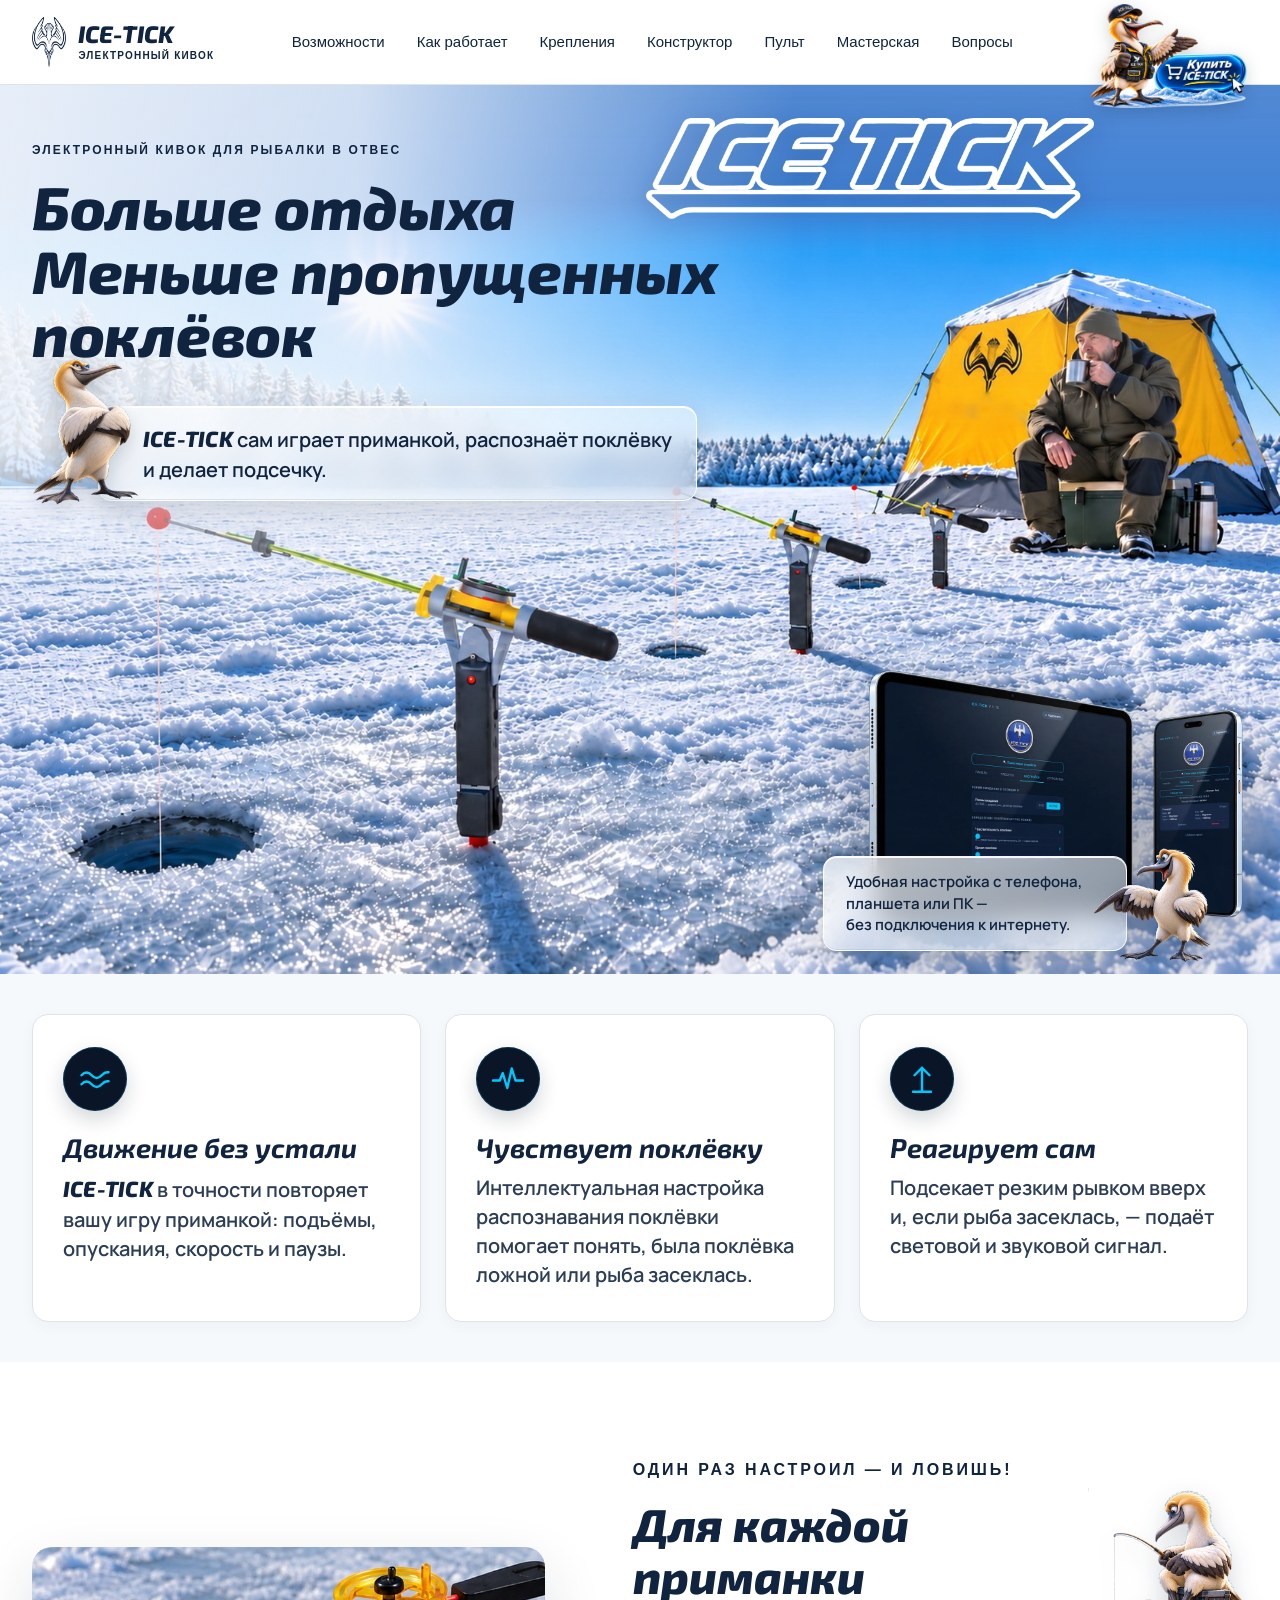
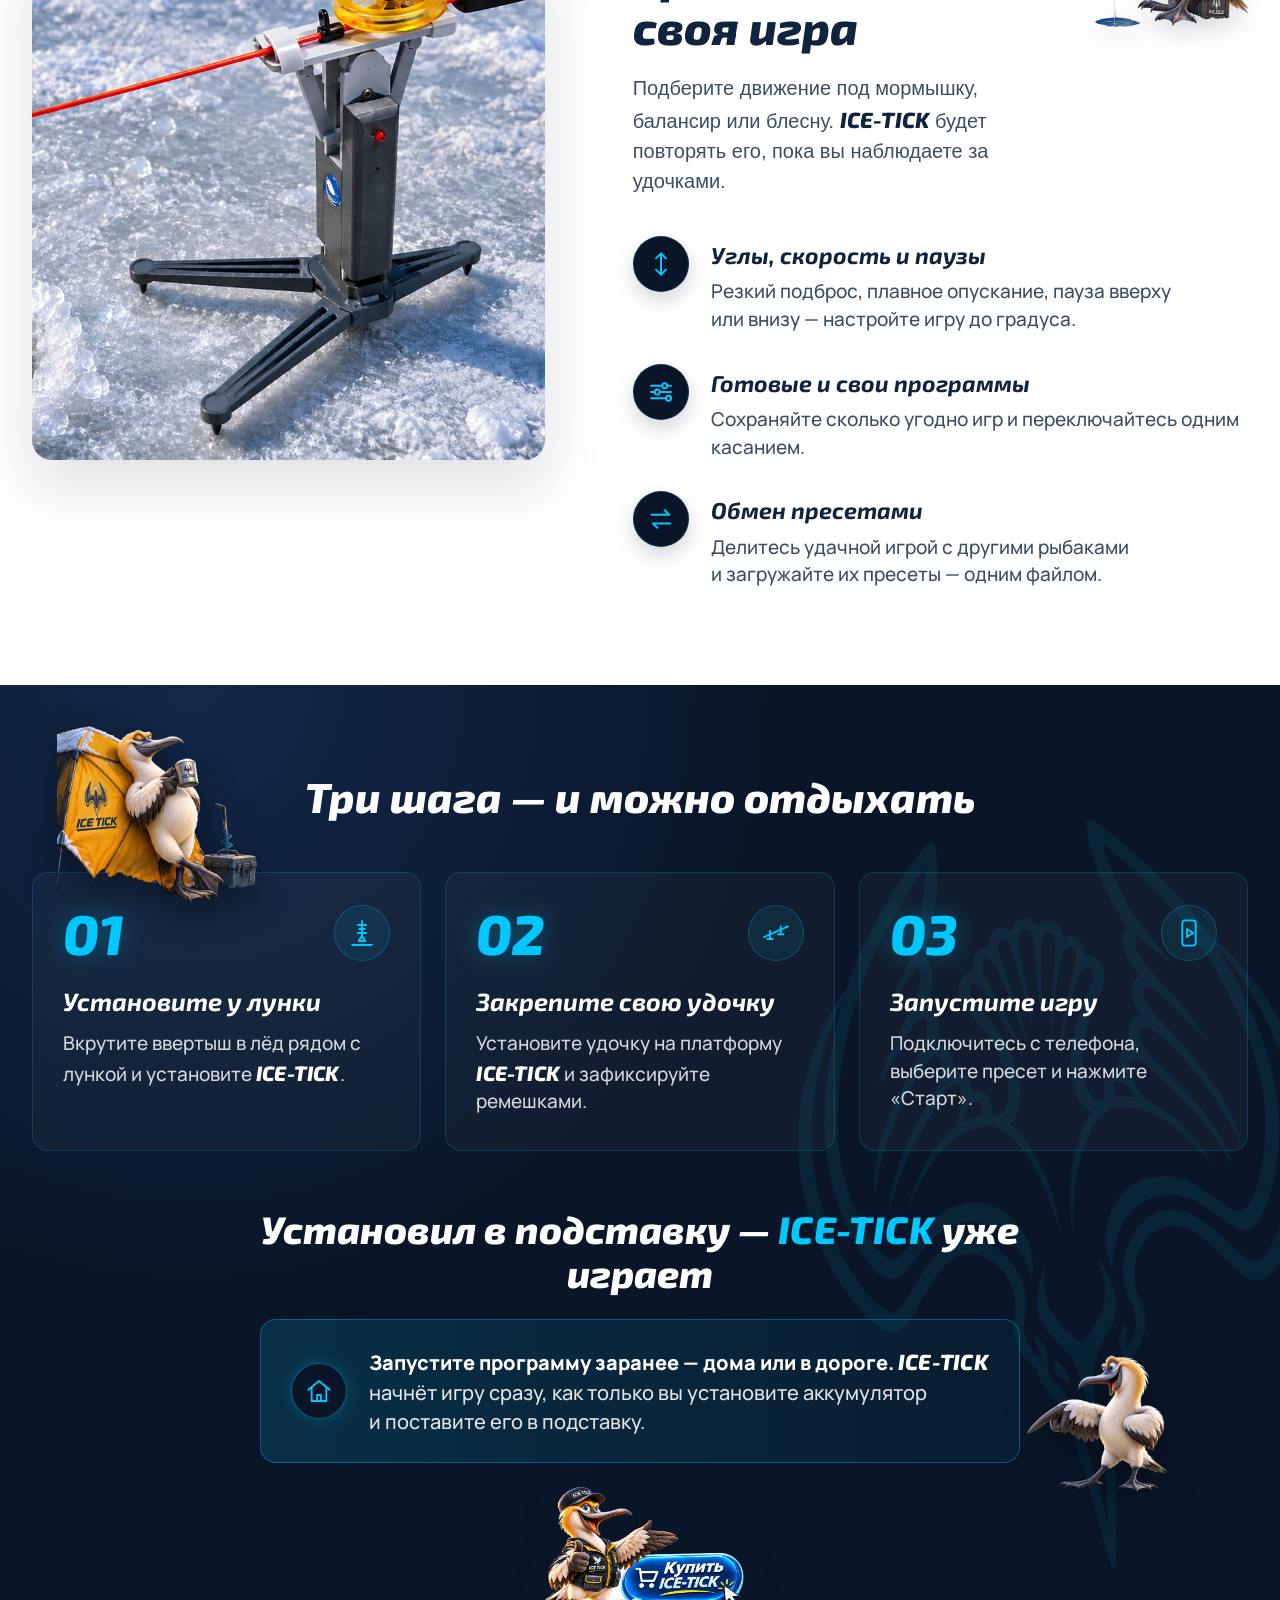
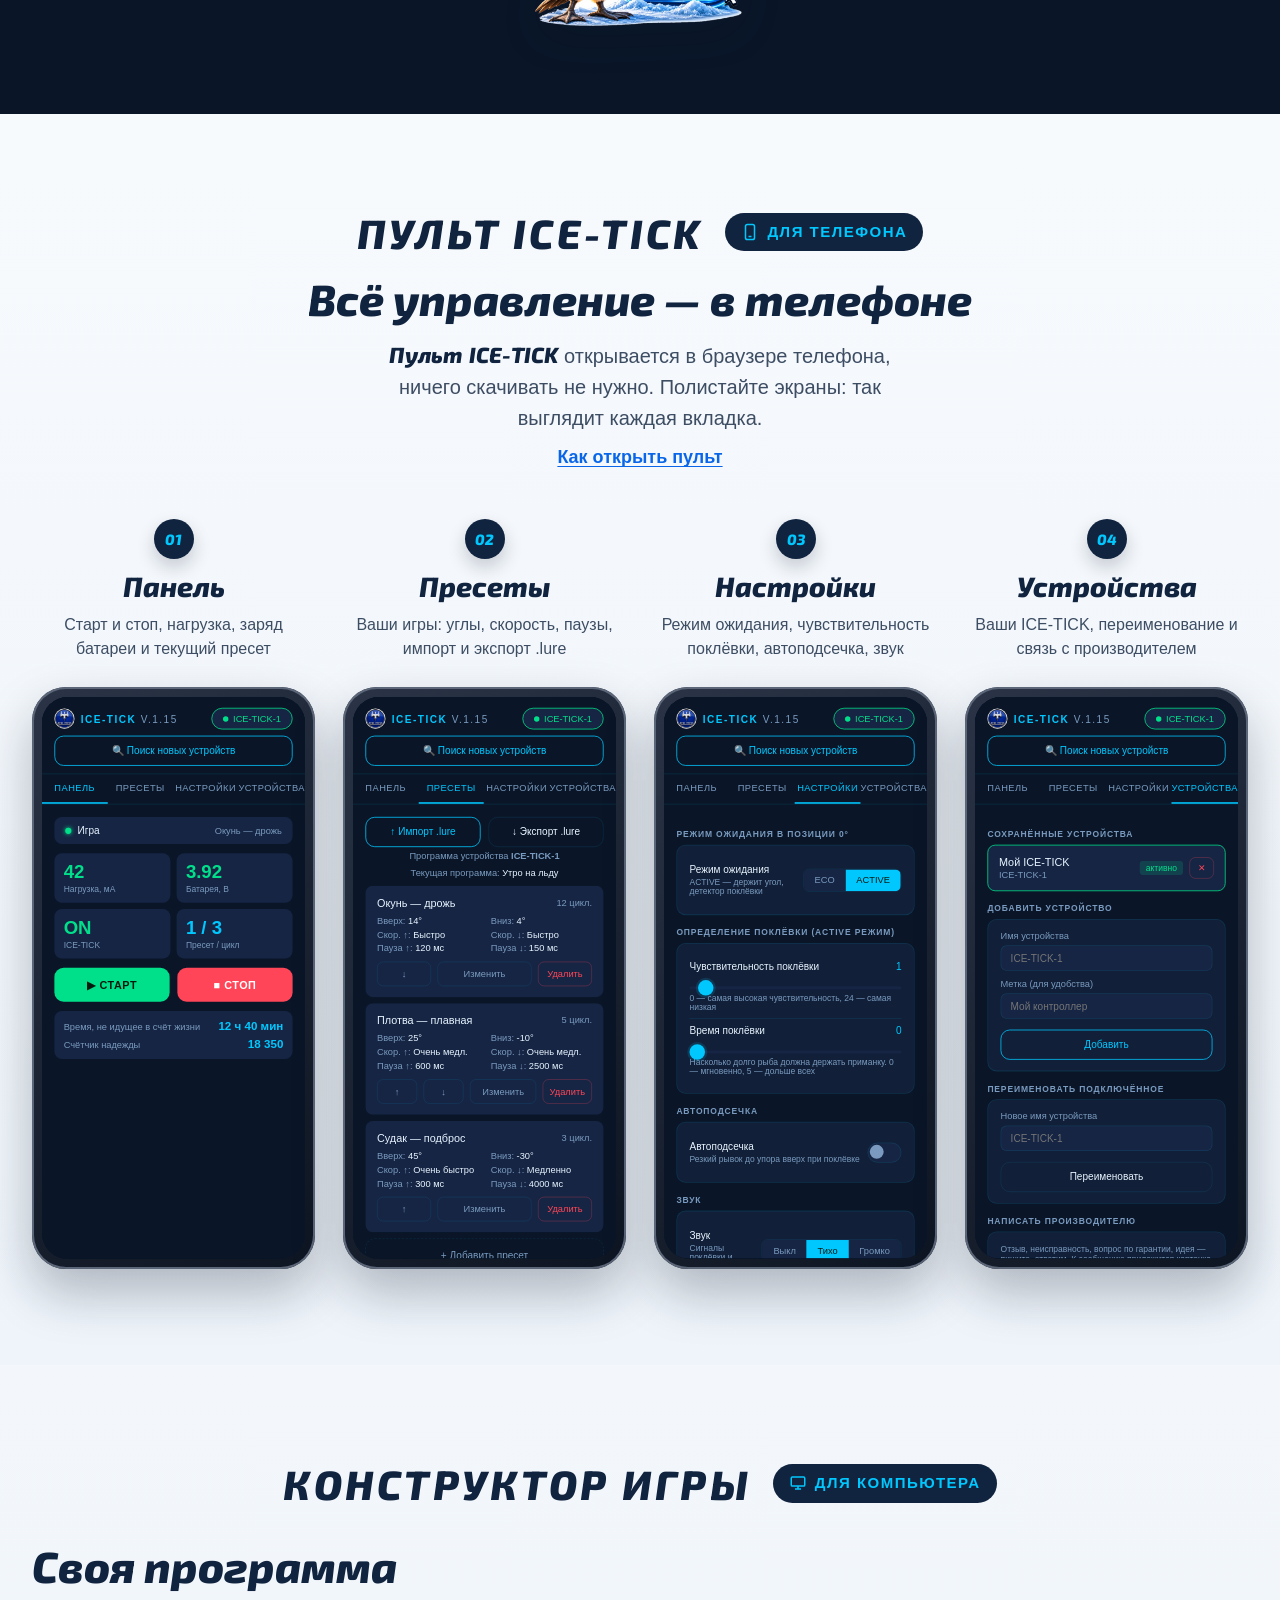
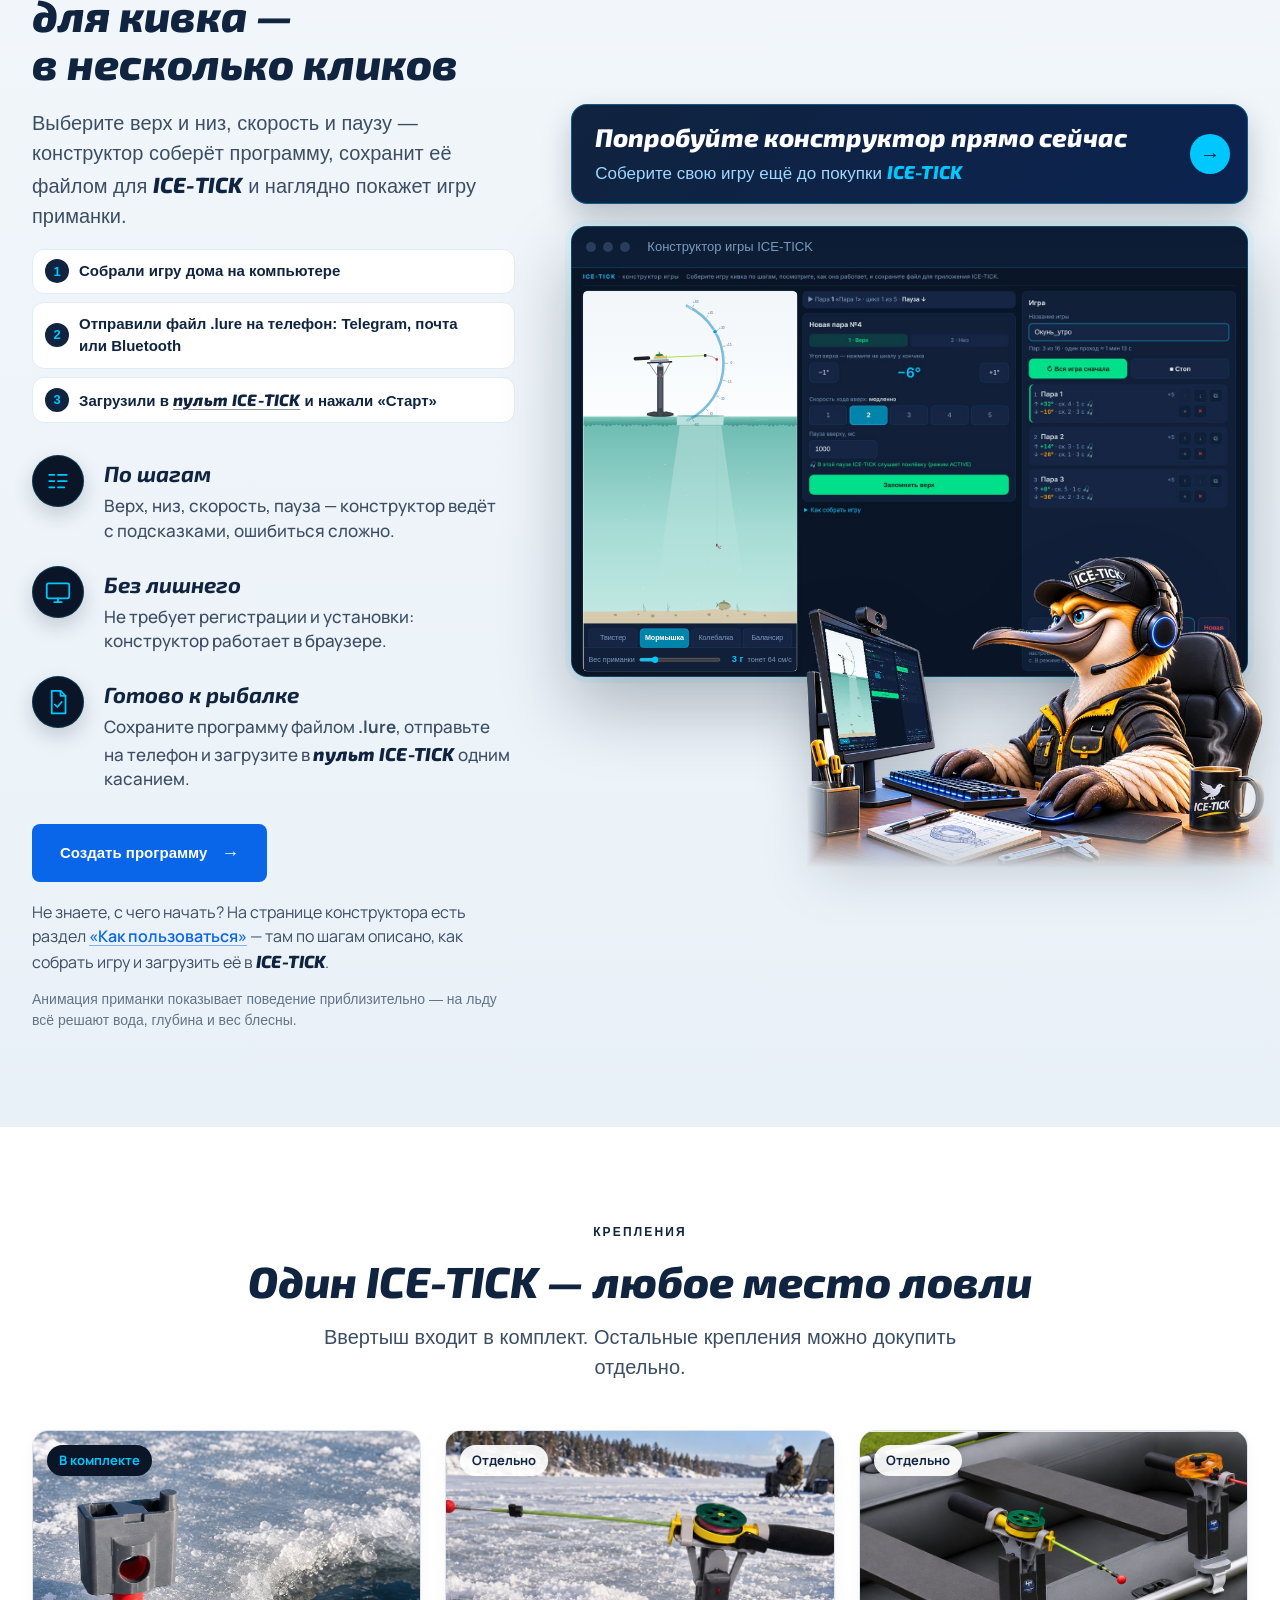
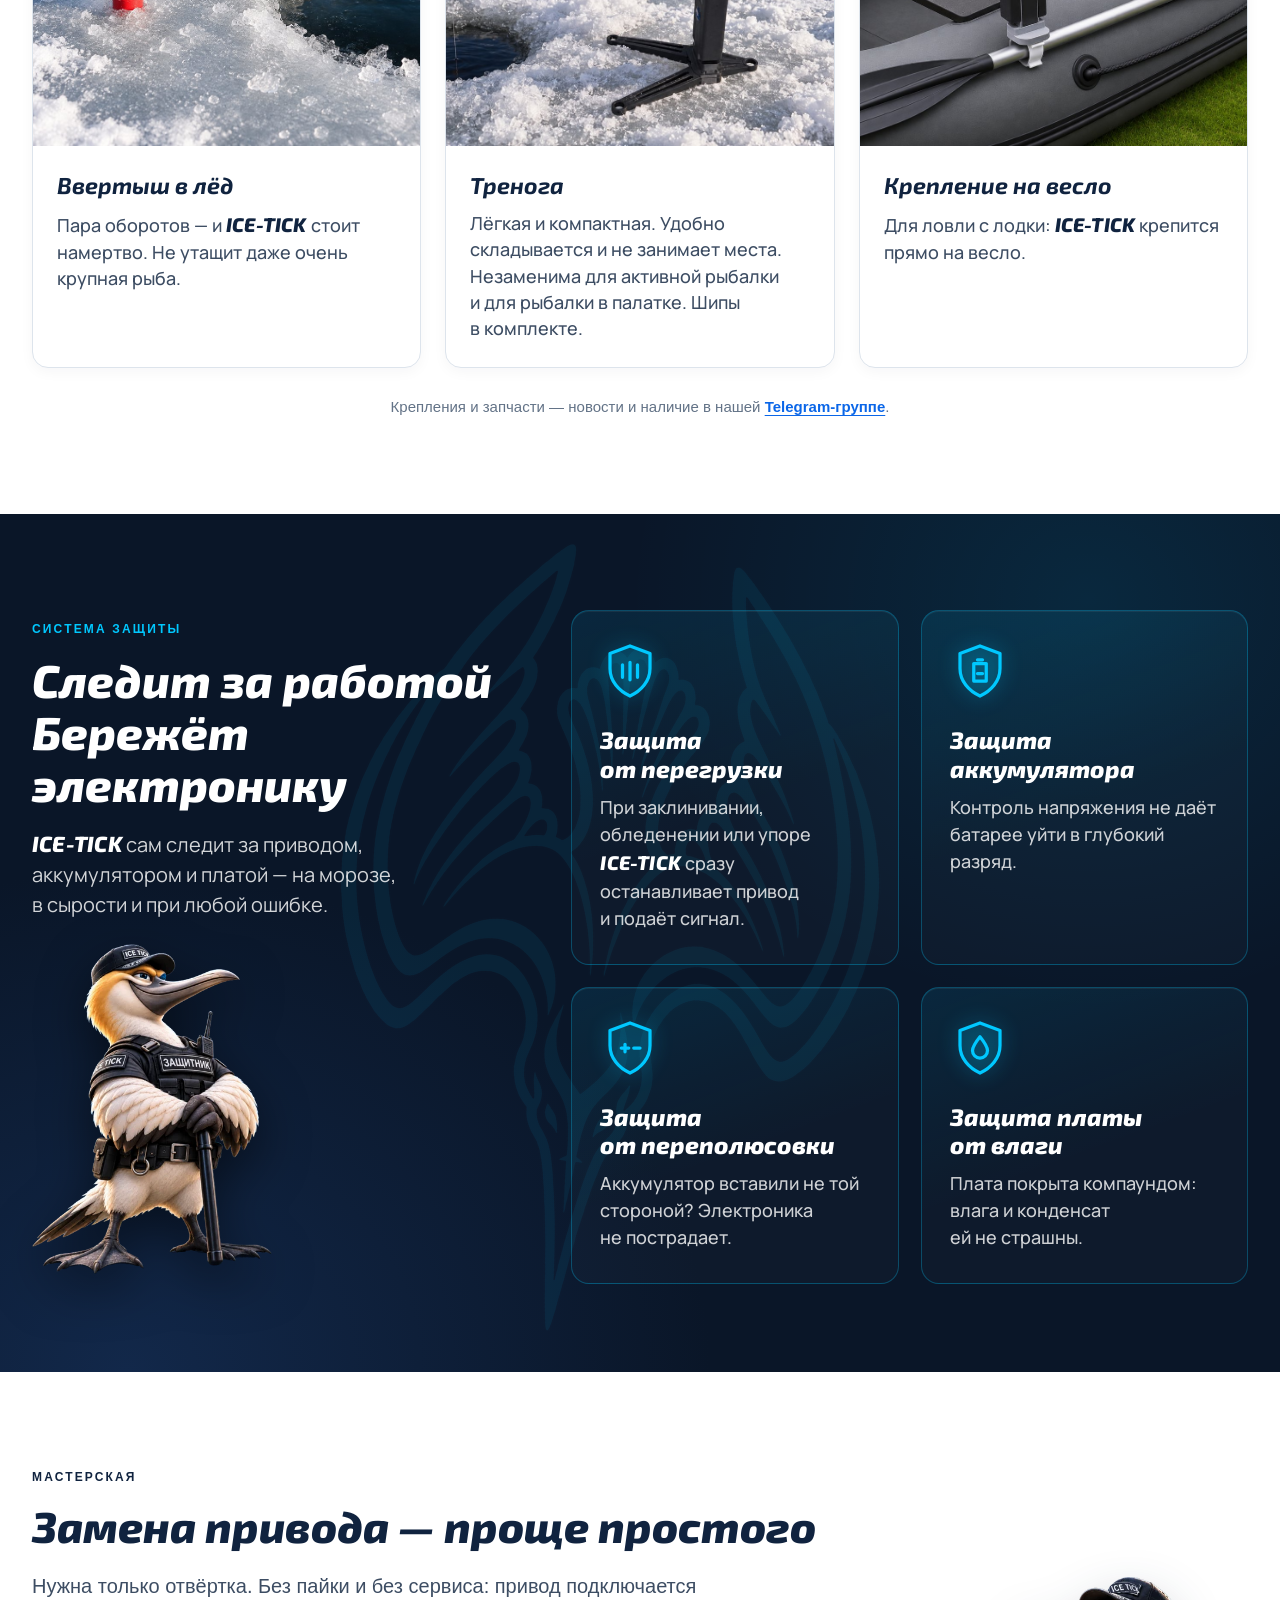
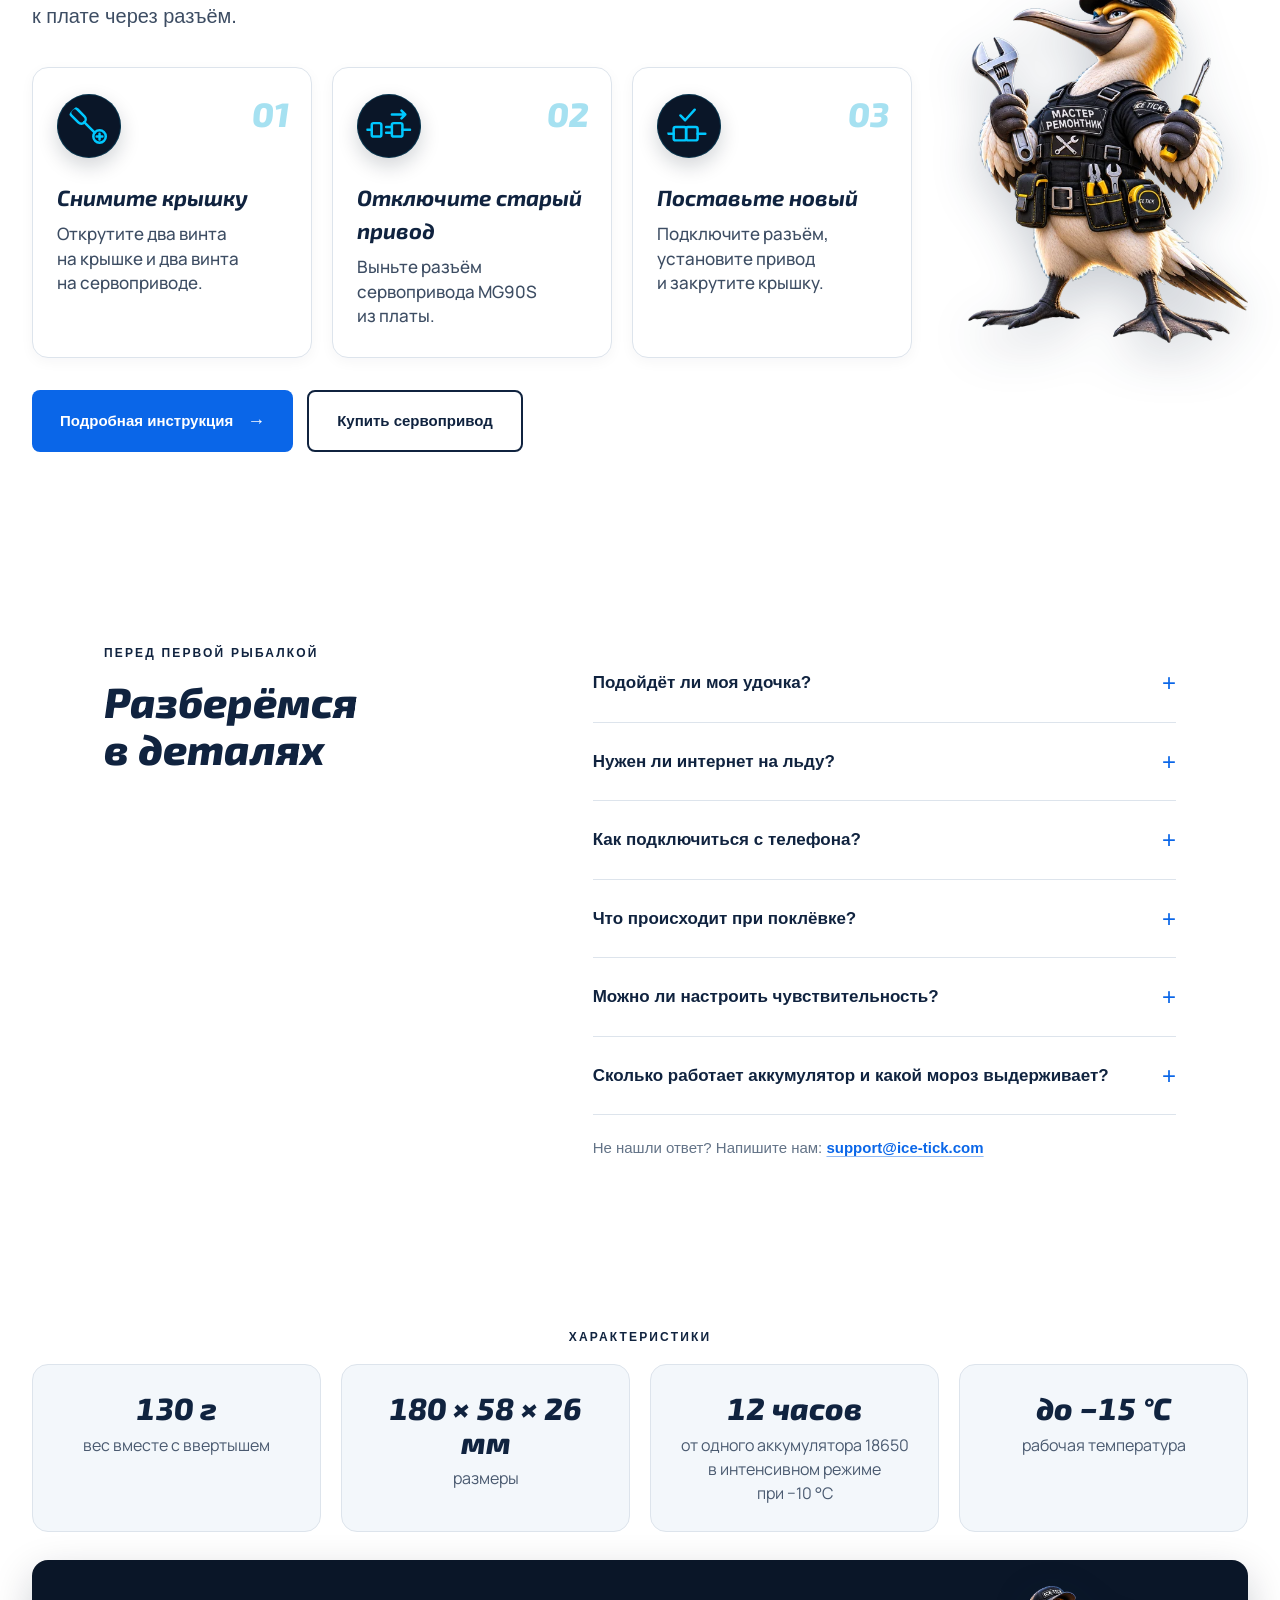
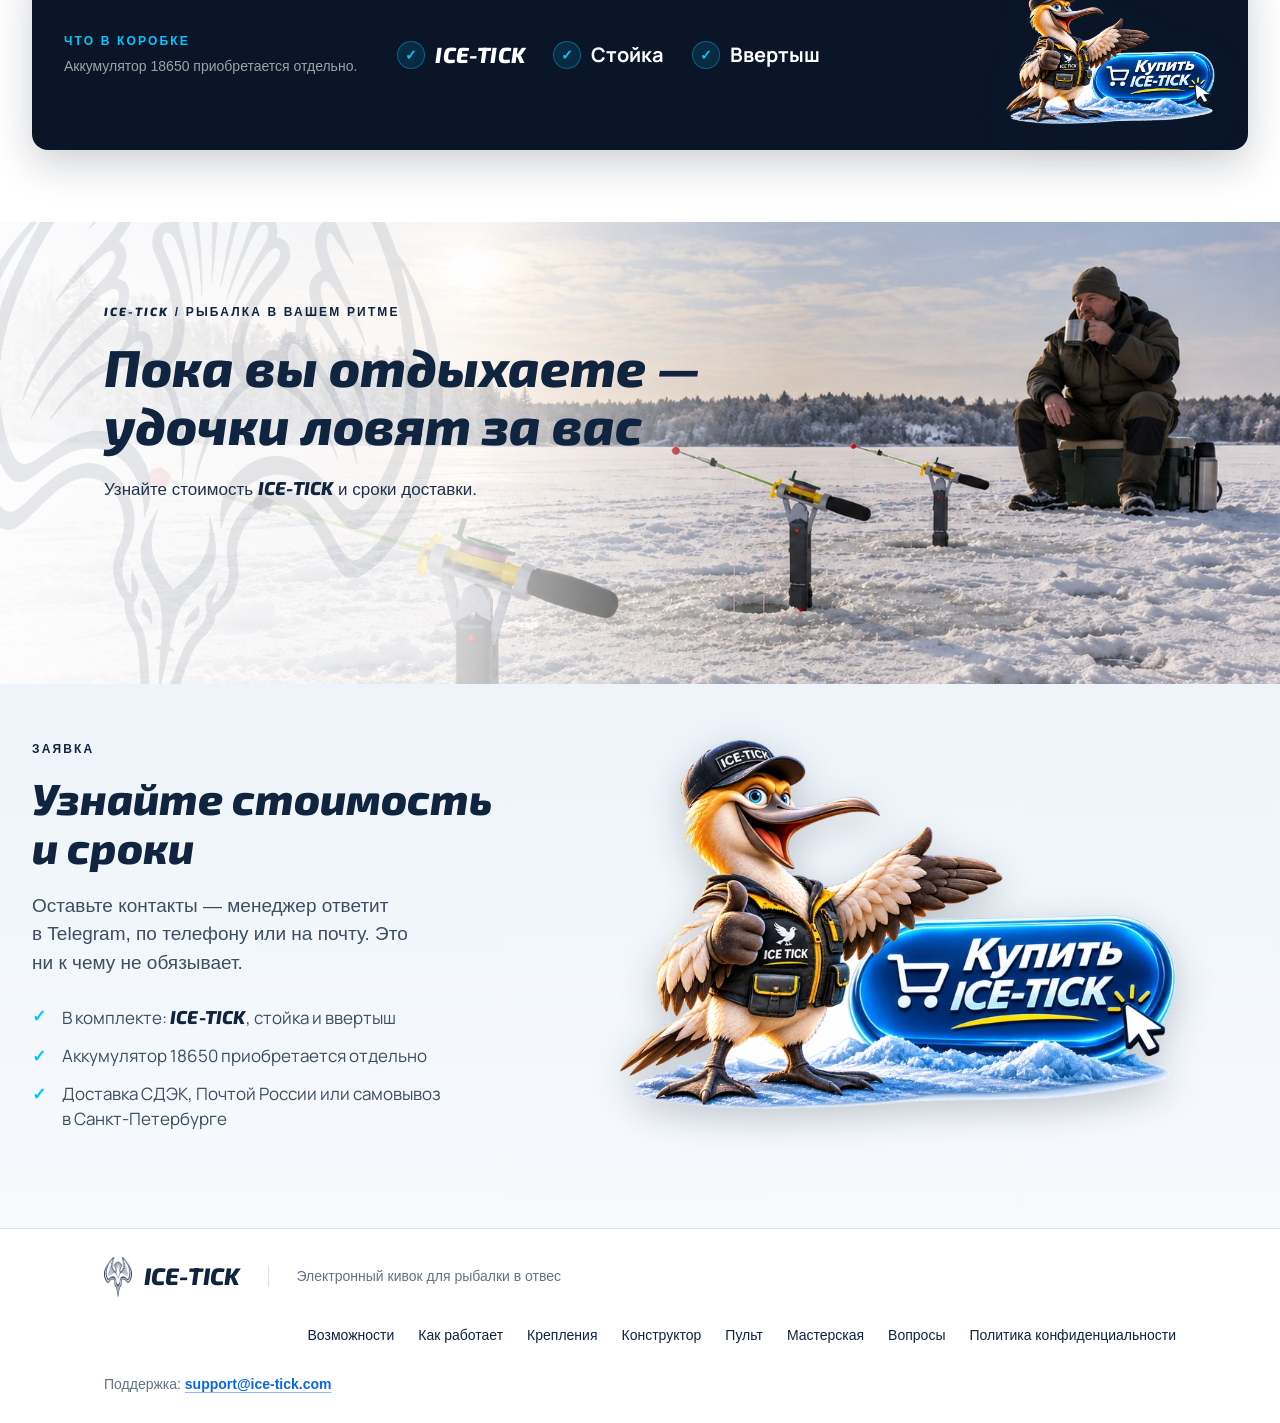
<file: index.html>
<!doctype html>
<html lang="ru">
<head>
  <meta charset="utf-8">
  <meta name="viewport" content="width=device-width, initial-scale=1">
  <title>ICE-TICK — электронный кивок для рыбалки в отвес</title>
  <meta name="description" content="ICE-TICK сам играет приманкой, распознаёт поклёвку по нагрузке и делает подсечку. Управление с телефона по Bluetooth, без интернета на льду.">
  <link rel="icon" type="image/png" href="img/favicon-64.png">
  <link rel="apple-touch-icon" href="img/favicon-180.png">
  <link rel="preconnect" href="https://fonts.googleapis.com">
  <link rel="preconnect" href="https://fonts.gstatic.com" crossorigin>
  <link rel="stylesheet" href="https://fonts.googleapis.com/css2?family=Manrope:wght@500;600;700;800&display=swap">
  <link rel="preload" href="fonts/exo-2-cyrillic-800-italic.woff2" as="font" type="font/woff2" crossorigin>
  <link rel="preload" href="fonts/exo-2-cyrillic-700-italic.woff2" as="font" type="font/woff2" crossorigin>
  <link rel="stylesheet" href="css/style-v2.css?v=86">
</head>
<body>
<div class="page">

<!-- ============ ШАПКА ============ -->
<header class="header">
  <div class="container header__inner">
    <a href="index.html" class="logo">
      <img src="img/icetick-bird.png" alt="" class="logo__img logo__img--bird" width="240" height="349">
      <span class="logo__text">
        <span class="logo__name">ICE-TICK</span>
        <span class="logo__sub">электронный кивок</span>
      </span>
    </a>
    <nav class="nav">
      <a href="#features">Возможности</a>
      <a href="#how">Как работает</a>
      <a href="#mounts">Крепления</a>
      <a href="constructor.html">Конструктор</a>
      <a href="#pult">Пульт</a>
      <a href="#workshop">Мастерская</a>
      <a href="#faq">Вопросы</a>
    </nav>
    <a href="#order" class="buy-img buy-img--header"><img src="img/buy-ice-tick.webp" alt="Купить ICE-TICK" width="760" height="501"></a>
  </div>
</header>

<main>

<!-- ============ HERO ============ -->
<section class="hero">
  <div class="hero__bg" role="img" aria-label="Три кивка ICE-TICK у лунок на льду, рыбак с кружкой чая у палатки ICE TICK"></div>
  <!-- Надпись в небе за рыбаком: текст лежит между фото и вырезанным силуэтом -->
  <img class="hero__mark" src="img/icetick-wordmark-white.png" alt="" aria-hidden="true" width="1400" height="314">
  <div class="hero__fisher" aria-hidden="true"></div>
  <div class="container hero__content">
    <p class="eyebrow">Электронный кивок для рыбалки в&nbsp;отвес</p>
    <h1 class="hero__title">Больше отдыха<br> Меньше пропущенных поклёвок</h1>
    <p class="hero__lead"><span class="brand">ICE-TICK</span> сам играет приманкой, распознаёт поклёвку<br class="br-desk"> и делает подсечку.</p>
  </div>
  <!-- Планшет и телефон с экранами пульта -->
  <figure class="hero__devices">
    <div class="devices">
      <img src="img/app-devices-1.webp" alt="Пульт ICE-TICK на планшете и телефоне: пресеты и пульт" class="phone__img devices__img is-active" width="1200" height="836">
      <img src="img/app-devices-2.webp" alt="Пульт ICE-TICK на планшете и телефоне: настройки и пресеты" class="phone__img devices__img" width="1200" height="836" loading="lazy">
      <img src="img/app-devices-3.webp" alt="Пульт ICE-TICK на планшете и телефоне: пульт и настройки" class="phone__img devices__img" width="1200" height="836" loading="lazy">
    </div>
    <figcaption class="hero__phone-caption hero__devices-caption">Удобная настройка с&nbsp;телефона,<br>планшета или&nbsp;ПК —<br>без подключения к&nbsp;интернету.</figcaption>
  </figure>

  <div class="container hero__bottom">
    <div class="hero__actions">
    </div>
  </div>
</section>

<!-- ============ ТРИ КАРТОЧКИ ============ -->
<section class="perks">
  <div class="container perks__grid">
    <div class="perk">
      <svg class="perk__icon" viewBox="0 0 48 48" aria-hidden="true"><path d="M6 19c4.5-5 9-5 13.5 0s9 5 13.5 0 6.5-4 9-4M6 31c4.5-5 9-5 13.5 0s9 5 13.5 0 6.5-4 9-4"/></svg>
      <div>
        <h3 class="perk__title">Движение без устали</h3>
        <p class="perk__text"><span class="brand">ICE-TICK</span> в&nbsp;точности повторяет вашу игру приманкой: подъёмы, опускания, скорость и&nbsp;паузы.</p>
      </div>
    </div>
    <div class="perk">
      <svg class="perk__icon" viewBox="0 0 48 48" aria-hidden="true"><path d="M4 26h9l4-10 6 20 6-26 5 16h10"/></svg>
      <div>
        <h3 class="perk__title">Чувствует поклёвку</h3>
        <p class="perk__text">Интеллектуальная настройка распознавания поклёвки помогает понять, была поклёвка ложной или&nbsp;рыба засеклась.</p>
      </div>
    </div>
    <div class="perk">
      <svg class="perk__icon" viewBox="0 0 48 48" aria-hidden="true"><path d="M24 40V9M14 19l10-10 10 10M12 41h24"/></svg>
      <div>
        <h3 class="perk__title">Реагирует сам</h3>
        <p class="perk__text">Подсекает резким рывком вверх и, если рыба засеклась,&nbsp;— подаёт световой и&nbsp;звуковой сигнал.</p>
      </div>
    </div>
  </div>
</section>

<!-- ============ ИГРА ПРИМАНКОЙ ============ -->
<section class="section game" id="features">
  <div class="container play__grid">
    <figure class="play__media play__media--tripod">
      <img src="img/game-photo.jpg" alt="ICE-TICK на треноге у лунки" class="play__photo play__photo--tripod" loading="lazy">
    </figure>
    <div class="play__body">
      <p class="eyebrow eyebrow--lg">Один раз настроил — и&nbsp;ловишь!</p>
      <h2 class="h2">Для каждой приманки<br>своя игра</h2>
      <p class="lead play__lead">Подберите движение под мормышку, балансир или блесну. <span class="brand">ICE-TICK</span> будет повторять его, пока вы наблюдаете за удочками.</p>
      <ul class="play__list">
        <li class="play__item">
          <svg class="play__icon" viewBox="0 0 48 48" aria-hidden="true"><path d="M24 7v34M16 15l8-8 8 8M16 33l8 8 8-8"/></svg>
          <div><h3 class="play__title">Углы, скорость и паузы</h3><p class="play__text">Резкий подброс, плавное опускание, пауза вверху или&nbsp;внизу — настройте игру до&nbsp;градуса.</p></div>
        </li>
        <li class="play__item">
          <svg class="play__icon" viewBox="0 0 48 48" aria-hidden="true"><path d="M8 14h18M34 14h6M8 24h6M22 24h18M8 34h24M40 34h0"/><circle cx="30" cy="14" r="4"/><circle cx="18" cy="24" r="4"/><circle cx="36" cy="34" r="4"/></svg>
          <div><h3 class="play__title">Готовые и свои программы</h3><p class="play__text">Сохраняйте сколько угодно игр и&nbsp;переключайтесь одним касанием.</p></div>
        </li>
        <li class="play__item">
          <svg class="play__icon" viewBox="0 0 48 48" aria-hidden="true"><path d="M9 17h28l-7-7M39 31H11l7 7"/></svg>
          <div><h3 class="play__title">Обмен пресетами</h3><p class="play__text">Делитесь удачной игрой с&nbsp;другими рыбаками и&nbsp;загружайте их&nbsp;пресеты — одним файлом.</p></div>
        </li>
      </ul>
    </div>
  </div>
</section>

<!-- ============ ТРИ ШАГА ============ -->
<section class="steps" id="how">
  <div class="container steps__inner">
    <h2 class="h2 h2--center h2--light">Три шага — и можно отдыхать</h2>
    <ol class="steps__grid">
      <li class="step">
        <div class="step__head">
          <span class="step__num">01</span>
          <svg class="step__icon" viewBox="0 0 48 48" aria-hidden="true"><path d="M24 6v22M18 12h12M20 18h8M18 24h12M24 28l-5 8h10z"/><path d="M8 42h32"/></svg>
        </div>
        <h3 class="step__title">Установите у лунки</h3>
        <p class="step__text">Вкрутите ввертыш в лёд рядом с лункой и&nbsp;установите <span class="brand">ICE-TICK</span>.</p>
      </li>
      <li class="step">
        <div class="step__head">
          <span class="step__num">02</span>
          <svg class="step__icon" viewBox="0 0 48 48" aria-hidden="true"><path d="M6 30L42 14"/><path d="M15 21v12M31 14v12"/><path d="M11 33h8M27 26h8"/></svg>
        </div>
        <h3 class="step__title">Закрепите свою удочку</h3>
        <p class="step__text">Установите удочку на&nbsp;платформу <span class="brand">ICE-TICK</span> и&nbsp;зафиксируйте ремешками.</p>
      </li>
      <li class="step">
        <div class="step__head">
          <span class="step__num">03</span>
          <svg class="step__icon" viewBox="0 0 48 48" aria-hidden="true"><rect x="14" y="5" width="20" height="38" rx="4"/><path d="M21 18v12l9-6z"/></svg>
        </div>
        <h3 class="step__title">Запустите игру</h3>
        <p class="step__text">Подключитесь с телефона, выберите пресет и&nbsp;нажмите «Старт».</p>
      </li>
    </ol>
    <div class="steps__showcase steps__showcase--novideo">
      <div class="steps__side">
        <h3 class="steps__side-title">Установил в&nbsp;подставку — <span class="brand">ICE-TICK</span> уже играет</h3>
        <div class="steps__note">
          <svg class="steps__note-icon" viewBox="0 0 48 48" aria-hidden="true"><path d="M8 22l16-13 16 13M13 18v21h22V18"/><path d="M21 39v-9h6v9"/></svg>
          <p><strong>Запустите программу заранее — дома или&nbsp;в&nbsp;дороге.</strong> <span class="brand">ICE-TICK</span> начнёт игру сразу, как&nbsp;только вы установите аккумулятор и&nbsp;поставите его в&nbsp;подставку.</p>
        </div>
        <a href="#order" class="buy-img buy-img--sm"><img src="img/buy-ice-tick.webp" alt="Купить ICE-TICK" width="760" height="501" loading="lazy"></a>
      </div>
    </div>
  </div>
</section>

<!-- ============ КОНСТРУКТОР (реклама) ============ -->
<!-- ============ ПУЛЬТ: живая демонстрация ============ -->
<section class="section pd" id="pult">
  <div class="container pd__inner">
    <div class="cp__top pd__top"><h2 class="cp__kicker">Пульт ICE-TICK</h2><span class="cp__badge"><svg viewBox="0 0 24 24" aria-hidden="true"><rect x="6" y="2" width="12" height="20" rx="2.5"/><path d="M10 18h4"/></svg>для телефона</span></div>
    <div class="pd__head">
      <h3 class="h2">Всё управление — в&nbsp;телефоне</h3>
      <p class="lead pd__lead"><span class="brand">Пульт ICE-TICK</span> открывается в&nbsp;браузере телефона, ничего скачивать не&nbsp;нужно. Полистайте экраны: так выглядит каждая вкладка.</p>
      <a class="pd__more" href="pult-help.html">Как открыть пульт</a>
    </div>
    <div class="pd__row">
      <figure class="pd__card">
        <figcaption class="pd__cap"><i class="pd__num">01</i><b>Панель</b><span>Старт и стоп, нагрузка, заряд батареи и текущий пресет</span></figcaption>
        <div class="pd__phone"><div class="pd__screen"><iframe class="pd__frame" data-src="pult/index.html?demo=dashboard" title="Пульт ICE-TICK — Панель (демонстрация)" loading="lazy" tabindex="-1" width="340" height="726"></iframe></div><span class="pd__hint">Листайте ↓</span></div>
      </figure>
      <figure class="pd__card">
        <figcaption class="pd__cap"><i class="pd__num">02</i><b>Пресеты</b><span>Ваши игры: углы, скорость, паузы, импорт и экспорт .lure</span></figcaption>
        <div class="pd__phone"><div class="pd__screen"><iframe class="pd__frame" data-src="pult/index.html?demo=presets" title="Пульт ICE-TICK — Пресеты (демонстрация)" loading="lazy" tabindex="-1" width="340" height="726"></iframe></div><span class="pd__hint">Листайте ↓</span></div>
      </figure>
      <figure class="pd__card">
        <figcaption class="pd__cap"><i class="pd__num">03</i><b>Настройки</b><span>Режим ожидания, чувствительность поклёвки, автоподсечка, звук</span></figcaption>
        <div class="pd__phone"><div class="pd__screen"><iframe class="pd__frame" data-src="pult/index.html?demo=settings" title="Пульт ICE-TICK — Настройки (демонстрация)" loading="lazy" tabindex="-1" width="340" height="726"></iframe></div><span class="pd__hint">Листайте ↓</span></div>
      </figure>
      <figure class="pd__card">
        <figcaption class="pd__cap"><i class="pd__num">04</i><b>Устройства</b><span>Ваши ICE-TICK, переименование и связь с производителем</span></figcaption>
        <div class="pd__phone"><div class="pd__screen"><iframe class="pd__frame" data-src="pult/index.html?demo=devices" title="Пульт ICE-TICK — Устройства (демонстрация)" loading="lazy" tabindex="-1" width="340" height="726"></iframe></div><span class="pd__hint">Листайте ↓</span></div>
      </figure>
    </div>
  </div>
</section>

<section class="section cp" id="constructor-promo">
  <div class="container cp__top"><h2 class="cp__kicker">Конструктор игры</h2><span class="cp__badge"><svg viewBox="0 0 24 24" aria-hidden="true"><rect x="3" y="4" width="18" height="12" rx="1.5"/><path d="M8 20h8M12 16v4"/></svg>для компьютера</span></div>
  <div class="container cp__inner">
    <div class="cp__body">
      <h2 class="h2">Своя программа для&nbsp;кивка&nbsp;— в&nbsp;несколько кликов</h2>
      <p class="lead cp__lead">Выберите верх и&nbsp;низ, скорость и&nbsp;паузу&nbsp;— конструктор соберёт программу, сохранит её файлом для&nbsp;<span class="brand">ICE-TICK</span> и&nbsp;наглядно покажет игру приманки.</p>
      <ol class="cp__flow" aria-label="Как игра попадает в ICE-TICK">
        <li>Собрали игру дома на&nbsp;компьютере</li>
        <li>Отправили файл <b>.lure</b> на&nbsp;телефон: Telegram, почта или&nbsp;Bluetooth</li>
        <li>Загрузили в&nbsp;<a href="pult-help.html" class="pult-link"><span class="brand">пульт ICE-TICK</span></a> и&nbsp;нажали «Старт»</li>
      </ol>
      <ul class="cp__list">
        <li><svg class="cp__icon" viewBox="0 0 48 48" aria-hidden="true"><path d="M10 14h8M10 24h8M10 34h8"/><path d="M24 14h14M24 24h14M24 34h10"/></svg><div><h3 class="cp__title">По шагам</h3><p class="cp__text">Верх, низ, скорость, пауза&nbsp;— конструктор ведёт с&nbsp;подсказками, ошибиться сложно.</p></div></li>
        <li><svg class="cp__icon" viewBox="0 0 48 48" aria-hidden="true"><rect x="6" y="10" width="36" height="24" rx="3"/><path d="M18 40h12M24 34v6"/></svg><div><h3 class="cp__title">Без лишнего</h3><p class="cp__text">Не&nbsp;требует регистрации и&nbsp;установки: конструктор работает в&nbsp;браузере.</p></div></li>
        <li><svg class="cp__icon" viewBox="0 0 48 48" aria-hidden="true"><path d="M14 6h14l8 8v28H14z"/><path d="M28 6v8h8"/><path d="M19 28l4 4 7-8"/></svg><div><h3 class="cp__title">Готово к&nbsp;рыбалке</h3><p class="cp__text">Сохраните программу файлом <b>.lure</b>, отправьте на&nbsp;телефон и&nbsp;загрузите в&nbsp;<span class="brand">пульт ICE-TICK</span> одним касанием.</p></div></li>
      </ul>
      <a href="constructor.html" class="btn btn--primary cp__btn"><span>Создать программу</span> <span class="btn__arrow">→</span></a>
      <p class="cp__faq">Не&nbsp;знаете, с&nbsp;чего начать? На&nbsp;странице конструктора есть раздел <a href="constructor.html#faq">«Как пользоваться»</a>&nbsp;— там по&nbsp;шагам описано, как собрать игру и&nbsp;загрузить её в&nbsp;<span class="brand">ICE-TICK</span>.</p>
      <p class="cp__note">Анимация приманки показывает поведение приблизительно&nbsp;— на&nbsp;льду всё решают вода, глубина и&nbsp;вес блесны.</p>
    </div>
    <div class="cp__media">
    <a href="constructor.html" class="cp__try">
      <span class="cp__try-t">Попробуйте конструктор прямо сейчас</span>
      <span class="cp__try-s">Соберите свою игру ещё до&nbsp;покупки <span class="brand">ICE-TICK</span></span>
      <span class="cp__try-arrow" aria-hidden="true">→</span>
    </a>
    <a href="constructor.html" class="cp__shot" aria-label="Открыть конструктор игры">
      <span class="cp__bar"><i></i><i></i><i></i><span>Конструктор игры ICE-TICK</span></span>
      <span class="cp__frame"><img src="img/ctor-shot.jpg" alt="Экран конструктора: сцена с кивком и приманкой, шаги настройки и список пар игры" width="1600" height="968" loading="lazy"><iframe class="cp__demo" data-src="constructor.html?demo" title="Демо: ICE-TICK играет мормышкой" tabindex="-1" aria-hidden="true" loading="lazy" width="508" height="902"></iframe></span>
    </a>
    <img src="img/mascot-pc.webp" alt="" class="cp__pc" width="760" height="504" loading="lazy">
    </div>
  </div>
</section>

<!-- ============ КРЕПЛЕНИЯ ============ -->
<section class="section mounts" id="mounts">
  <div class="container mounts__inner">
    <div class="mounts__head">
      <p class="eyebrow">Крепления</p>
      <h2 class="h2">Один <span class="brand">ICE-TICK</span> — любое место ловли</h2>
      <p class="lead mounts__lead">Ввертыш входит в комплект. Остальные крепления можно докупить отдельно.</p>
    </div>
    <ul class="mounts__grid">
      <li class="mcard">
        <div class="mcard__media mcard__media--swap"><img src="img/mount-icescrew-ice.jpg" alt="Ввертыш ICE-TICK вкручен в лёд у лунки" class="mcard__img mcard__img--a" loading="lazy"><img src="img/mount-icescrew-parts.jpg" alt="Ввертыш ICE-TICK: крепление, шуруп и рукоятка" class="mcard__img mcard__img--b" loading="lazy"><span class="mcard__tag mcard__tag--kit">В комплекте</span></div>
        <h3 class="mcard__title">Ввертыш в лёд</h3>
        <p class="mcard__text">Пара оборотов — и&nbsp;<span class="brand">ICE-TICK</span> стоит намертво. Не&nbsp;утащит даже очень крупная рыба.</p>
      </li>
      <li class="mcard">
        <div class="mcard__media mcard__media--swap"><img src="img/mount-tripod-ice.jpg" alt="ICE-TICK на треноге у лунки" class="mcard__img mcard__img--a mcard__img--tripod" loading="lazy"><img src="img/mount-tripod-folded.jpg" alt="Тренога ICE-TICK в сложенном виде" class="mcard__img mcard__img--b" loading="lazy"><span class="mcard__tag">Отдельно</span></div>
        <h3 class="mcard__title">Тренога</h3>
        <p class="mcard__text">Лёгкая и&nbsp;компактная. Удобно складывается и&nbsp;не&nbsp;занимает места. Незаменима для&nbsp;активной рыбалки и&nbsp;для&nbsp;рыбалки в&nbsp;палатке. Шипы в&nbsp;комплекте.</p>
      </li>
      <li class="mcard">
        <div class="mcard__media mcard__media--swap"><img src="img/mount-oar-boat2.jpg" alt="Два ICE-TICK на креплениях на весле надувной лодки" class="mcard__img mcard__img--a mcard__img--oar2" loading="lazy"><img src="img/mount-oar-part.jpg?v=2" alt="Крепление ICE-TICK на весло" class="mcard__img mcard__img--b" loading="lazy"><span class="mcard__tag">Отдельно</span></div>
        <h3 class="mcard__title">Крепление на&nbsp;весло</h3>
        <p class="mcard__text">Для ловли с&nbsp;лодки: <span class="brand">ICE-TICK</span> крепится прямо на&nbsp;весло.</p>
      </li>
    </ul>
    <p class="mounts__note">Крепления и&nbsp;запчасти — новости и&nbsp;наличие в&nbsp;нашей <a href="https://t.me/icetick_official" target="_blank" rel="noopener">Telegram-группе</a>.</p>
  </div>
</section>

<!-- ============ ЗАЩИТЫ ============ -->
<section class="guard" id="protect">
  <div class="container guard__inner">
    <div class="guard__intro">
      <p class="eyebrow">Система защиты</p>
      <h2 class="h2 h2--light">Следит за работой<br>Бережёт электронику</h2>
      <p class="guard__lead"><span class="brand">ICE-TICK</span> сам следит за&nbsp;приводом, аккумулятором и&nbsp;платой&nbsp;— на&nbsp;морозе, в&nbsp;сырости и&nbsp;при&nbsp;любой ошибке.</p>
      <img src="img/mascot-guard.webp" alt="" class="guard__mascot" width="408" height="560" loading="lazy">
    </div>
    <ul class="guard__grid">
      <li class="gcard"><svg class="guard__icon" viewBox="0 0 48 48" aria-hidden="true"><path class="guard__shield" d="M24 4 40 10v12c0 10-7 18-16 22C15 40 8 32 8 22V10z"/><path d="M18 19v10M24 17v14M30 19v10"/></svg>
        <h3 class="gcard__title">Защита от&nbsp;перегрузки</h3>
        <p class="gcard__text">При заклинивании, обледенении или&nbsp;упоре <span class="brand">ICE-TICK</span> сразу останавливает привод и&nbsp;подаёт сигнал.</p></li>
      <li class="gcard"><svg class="guard__icon" viewBox="0 0 48 48" aria-hidden="true"><path class="guard__shield" d="M24 4 40 10v12c0 10-7 18-16 22C15 40 8 32 8 22V10z"/><path d="M19 18h10v14H19zM22 15h4M22 26h4"/></svg>
        <h3 class="gcard__title">Защита аккумулятора</h3>
        <p class="gcard__text">Контроль напряжения не&nbsp;даёт батарее уйти в&nbsp;глубокий разряд.</p></li>
      <li class="gcard"><svg class="guard__icon" viewBox="0 0 48 48" aria-hidden="true"><path class="guard__shield" d="M24 4 40 10v12c0 10-7 18-16 22C15 40 8 32 8 22V10z"/><path d="M17 24h6M20 21v6M27 24h5"/></svg>
        <h3 class="gcard__title">Защита от&nbsp;переполюсовки</h3>
        <p class="gcard__text">Аккумулятор вставили не&nbsp;той стороной? Электроника не&nbsp;пострадает.</p></li>
      <li class="gcard"><svg class="guard__icon" viewBox="0 0 48 48" aria-hidden="true"><path class="guard__shield" d="M24 4 40 10v12c0 10-7 18-16 22C15 40 8 32 8 22V10z"/><path d="M24 15c4 5 6 8 6 11a6 6 0 0 1-12 0c0-3 2-6 6-11z"/></svg>
        <h3 class="gcard__title">Защита платы от&nbsp;влаги</h3>
        <p class="gcard__text">Плата покрыта компаундом: влага и&nbsp;конденсат ей&nbsp;не&nbsp;страшны.</p></li>
    </ul>
  </div>
</section>

<!-- ============ МАСТЕРСКАЯ ============ -->
<section class="section ws" id="workshop">
  <div class="container ws__inner">
    <img src="img/mascot-master-r.webp" alt="" class="ws__mascot" width="459" height="600" loading="lazy">
    <div class="ws__body">
      <p class="eyebrow">Мастерская</p>
      <h2 class="h2">Замена привода — проще простого</h2>
      <p class="lead ws__lead">Нужна только отвёртка. Без пайки и&nbsp;без сервиса: привод подключается к&nbsp;плате через разъём.</p>
      <ol class="ws__steps">
        <li class="ws__step"><svg class="ws__icon" viewBox="0 0 48 48" aria-hidden="true"><rect x="3" y="9" width="19" height="9" rx="4.5" transform="rotate(45 12.5 13.5)"/><path d="M19 20 30 31"/><circle cx="35" cy="35" r="6.5"/><path d="M32 35h6M35 32v6"/></svg>
          <span class="ws__n">01</span><h3 class="ws__title">Снимите крышку</h3><p class="ws__text">Открутите два винта на&nbsp;крышке и&nbsp;два винта на&nbsp;сервоприводе.</p></li>
        <li class="ws__step"><svg class="ws__icon" viewBox="0 0 48 48" aria-hidden="true"><path d="M1 28h5"/><rect x="6" y="21" width="10" height="14" rx="2"/><path d="M21 25h6M21 31h6"/><rect x="27" y="21" width="11" height="14" rx="2"/><path d="M38 28h8"/><path d="M27 12h14M37 8l4 4-4 4"/></svg>
          <span class="ws__n">02</span><h3 class="ws__title">Отключите старый привод</h3><p class="ws__text">Выньте разъём сервопривода MG90S из&nbsp;платы.</p></li>
        <li class="ws__step"><svg class="ws__icon" viewBox="0 0 48 48" aria-hidden="true"><path d="M2 32h6"/><rect x="8" y="25" width="13" height="14" rx="2"/><rect x="21" y="25" width="12" height="14" rx="2"/><path d="M33 32h8"/><path d="M15 13l5 5 10-11"/></svg>
          <span class="ws__n">03</span><h3 class="ws__title">Поставьте новый</h3><p class="ws__text">Подключите разъём, установите привод и&nbsp;закрутите крышку.</p></li>
      </ol>
      <div class="ws__actions"><a href="#workshop" class="btn btn--primary"><span>Подробная инструкция</span> <span class="btn__arrow">→</span></a>
        <a href="#order" class="btn btn--outline" data-prefill="servo">Купить сервопривод</a>
      </div>
    </div>
  </div>
</section>

<!-- ============ ВОПРОСЫ (скрин 3) ============ -->
<section class="section" id="faq">
  <div class="container split split--text">
    <div>
      <p class="eyebrow">Перед первой рыбалкой</p>
      <h2 class="h2">Разберёмся<br>в деталях</h2>
    </div>
    <div class="faq">
      <details>
        <summary>Подойдёт ли моя удочка?</summary>
        <p>Ставьте свою: <span class="brand">ICE-TICK</span> не&nbsp;привязан к&nbsp;одной модели. Любимая удочка кладётся на&nbsp;верхнюю платформу и&nbsp;фиксируется ремешками. Если сомневаетесь по&nbsp;размерам, напишите нам&nbsp;— подскажем.</p>
      </details>
      <details>
        <summary>Нужен ли интернет на льду?</summary>
        <p>Нет. Телефон соединяется с&nbsp;<span class="brand">ICE-TICK</span> по&nbsp;Bluetooth. <a href="pult-help.html" class="pult-link"><span class="brand">Пульт ICE-TICK</span></a> открывается в&nbsp;браузере телефона, ничего скачивать не&nbsp;нужно. Один раз добавьте ярлык дома&nbsp;— и&nbsp;дальше он&nbsp;работает без сети, а&nbsp;настройки и&nbsp;программы хранятся в&nbsp;самом устройстве.</p>
      </details>
      <details>
        <summary>Как подключиться с телефона?</summary>
        <p>Откройте <a href="pult-help.html" class="pult-link"><span class="brand">пульт ICE-TICK</span></a>: на&nbsp;Android&nbsp;— в&nbsp;Chrome, на&nbsp;iPhone&nbsp;— в&nbsp;бесплатном браузере Bluefy. Там же пошаговая инструкция. Перед первой рыбалкой проверьте подключение с вашим телефоном.</p>
      </details>
      <details>
        <summary>Что происходит при поклёвке?</summary>
        <p><span class="brand">ICE-TICK</span> определяет изменение нагрузки на привод, выполняет подсечку вверх и подаёт сигнал. После этого рыбак вываживает рыбу.</p>
      </details>
      <details>
        <summary>Можно ли настроить чувствительность?</summary>
        <p>Да. Порог поклёвки регулируется. Устройство автоматически усредняет базовую нагрузку, подстраиваясь под условия ловли.</p>
      </details>
      <details>
        <summary>Сколько работает аккумулятор и какой мороз выдерживает?</summary>
        <p><span class="brand">ICE-TICK</span> питается от&nbsp;одного аккумулятора 18650 (приобретается отдельно). В&nbsp;интенсивном режиме он&nbsp;работает до&nbsp;12&nbsp;часов при&nbsp;−10&nbsp;°C. Рабочая температура&nbsp;— до&nbsp;−15&nbsp;°C.</p>
      </details>
      <p class="faq__more">Не нашли ответ? Напишите нам: <a href="mailto:support@ice-tick.com">support@ice-tick.com</a></p>
    </div>
  </div>
</section>

<!-- ============ ХАРАКТЕРИСТИКИ ============ -->
<section class="specs" id="specs">
  <div class="container specs__inner">
    <p class="eyebrow specs__eyebrow">Характеристики</p>
    <dl class="specs__grid">
      <div class="spec"><dt class="spec__v">130&nbsp;г</dt><dd class="spec__l">вес вместе с&nbsp;ввертышем</dd></div>
      <div class="spec"><dt class="spec__v">180&nbsp;×&nbsp;58&nbsp;×&nbsp;26 мм</dt><dd class="spec__l">размеры</dd></div>
      <div class="spec"><dt class="spec__v">12&nbsp;часов</dt><dd class="spec__l">от&nbsp;одного аккумулятора 18650 в&nbsp;интенсивном режиме при&nbsp;−10&nbsp;°C</dd></div>
      <div class="spec"><dt class="spec__v">до&nbsp;−15&nbsp;°C</dt><dd class="spec__l">рабочая температура</dd></div>
    </dl>
  </div>
</section>

<!-- ============ ЧТО В КОРОБКЕ ============ -->
<section class="kitbar">
  <div class="container kitbar__inner">
    <div class="kitbar__title">
      <p class="eyebrow">Что в коробке</p>
      <p class="note kitbar__note">Аккумулятор 18650 приобретается отдельно.</p>
    </div>
    <ul class="kitbar__list">
      <li><span class="kitbar__check">✓</span><span class="brand">ICE-TICK</span></li>
      <li><span class="kitbar__check">✓</span>Стойка</li>
      <li><span class="kitbar__check">✓</span>Ввертыш</li>
    </ul>
    <a href="#order" class="buy-img buy-img--sm"><img src="img/buy-ice-tick.webp" alt="Купить ICE-TICK" width="760" height="501" loading="lazy"></a>
  </div>
</section>

<!-- ============ ФИНАЛЬНЫЙ ПРИЗЫВ (скрин 4) ============ -->
<section class="cta" id="final">
  <div class="cta__bg" role="img" aria-label="Рыбак с кружкой чая на льду"></div>
  <div class="container cta__content">
    <p class="eyebrow"><span class="brand">ICE-TICK</span> / Рыбалка в вашем ритме</p>
    <h2 class="h2 h2--xl">Пока вы отдыхаете&nbsp;—<br>удочки ловят за&nbsp;вас</h2>
    <p class="lead">Узнайте стоимость <span class="brand">ICE-TICK</span> и&nbsp;сроки доставки.</p>
  </div>
</section>

<!-- ============ ЗАЯВКА ============ -->
<section class="section order" id="order">
  <div class="container order__inner">
    <div class="order__intro">
      <p class="eyebrow">Заявка</p>
      <h2 class="h2">Узнайте стоимость и&nbsp;сроки</h2>
      <p class="lead order__lead">Оставьте контакты&nbsp;— менеджер ответит в&nbsp;Telegram, по&nbsp;телефону или на&nbsp;почту. Это ни&nbsp;к&nbsp;чему не&nbsp;обязывает.</p>
      <ul class="order__facts">
        <li>В&nbsp;комплекте: <span class="brand">ICE-TICK</span>, стойка и&nbsp;ввертыш</li>
        <li>Аккумулятор 18650 приобретается отдельно</li>
        <li>Доставка СДЭК, Почтой России или самовывоз в&nbsp;Санкт&#8209;Петербурге</li>
      </ul>
    </div>

    <div class="order__side">
    <div class="oform__wrap">
    <div class="oform__open" id="orderOpenBox">
      <p class="oform__open-t">Заполнение займёт меньше минуты.</p>
      <button type="button" class="btn btn--primary oform__open-btn" id="orderOpen" aria-expanded="false" aria-controls="orderForm"><span>Оставить заявку</span> <span class="btn__arrow">→</span></button>
    </div>
    <form class="oform" id="orderForm" action="send.php" method="post" novalidate hidden>
      <div class="oform__grid">
        <label class="ofield ofield--wide"><span class="ofield__l">Имя <i>*</i></span>
          <input id="f-name" name="name" type="text" autocomplete="name" maxlength="80" required></label>
        <label class="ofield"><span class="ofield__l">Телефон</span>
          <input id="f-phone" name="phone" type="tel" autocomplete="tel" inputmode="tel" maxlength="30" placeholder="+7 900 000-00-00"></label>
        <label class="ofield"><span class="ofield__l">Ник в&nbsp;Telegram</span>
          <input id="f-tg" name="telegram" type="text" maxlength="40" placeholder="@username"></label>
        <label class="ofield ofield--wide"><span class="ofield__l">E-mail</span>
          <input id="f-email" name="email" type="email" autocomplete="email" maxlength="80" placeholder="name@mail.ru"></label>
        <p class="ofield__hint ofield--wide" id="contactHint">Укажите хотя бы один контакт: телефон, Telegram или e-mail.</p>

        <label class="ofield"><span class="ofield__l">Город</span>
          <input id="f-city" name="city" type="text" autocomplete="address-level2" maxlength="60"></label>
        <label class="ofield"><span class="ofield__l">Сколько <span class="brand">ICE-TICK</span></span>
          <select id="f-qty" name="qty"><option>1</option><option>2</option><option>3</option><option value="4+">4 и&nbsp;больше</option><option value="0">Только запчасти</option></select></label>

        <fieldset class="ofield ofield--wide ochecks"><legend class="ofield__l">Дополнительно</legend>
          <label class="ocheck"><input id="f-x-screw" type="checkbox" name="extras[]" value="Ввертыш (дополнительный)"><span>Ввертыш</span></label>
          <label class="ocheck"><input id="f-x-tripod" type="checkbox" name="extras[]" value="Тренога"><span>Тренога</span></label>
          <label class="ocheck"><input id="f-x-oar" type="checkbox" name="extras[]" value="Крепление на весло"><span>Крепление на&nbsp;весло</span></label>
          <label class="ocheck"><input id="f-x-servo" type="checkbox" name="extras[]" value="Сервопривод MG90S"><span>Сервопривод MG90S</span></label>
        </fieldset>

        <label class="ofield ofield--wide"><span class="ofield__l">Доставка</span>
          <select id="f-delivery" name="delivery"><option>СДЭК</option><option>Почта России</option><option>Самовывоз в&nbsp;Санкт-Петербурге</option><option>Пока не&nbsp;знаю</option></select></label>
        <label class="ofield ofield--wide" id="f-address-box"><span class="ofield__l">Адрес доставки</span>
          <input id="f-address" name="address" type="text" autocomplete="street-address" maxlength="200" placeholder="Адрес пункта выдачи СДЭК или ваш адрес для курьера"></label>
        <label class="ofield ofield--wide"><span class="ofield__l">Комментарий</span>
          <textarea id="f-comment" name="comment" rows="3" maxlength="1000"></textarea></label>

        <div class="ohp" aria-hidden="true"><label>Не заполняйте это поле <input id="f-website" name="website" type="text" tabindex="-1" autocomplete="off"></label></div>
        <input type="hidden" name="ts" id="f-ts" value="">

        <label class="ocheck ocheck--consent ofield--wide"><input id="f-consent" type="checkbox" name="consent" value="1" required>
          <span>Согласен на&nbsp;обработку персональных данных в&nbsp;соответствии с&nbsp;<a href="privacy.html" target="_blank" rel="noopener">политикой конфиденциальности</a> <i>*</i></span></label>
      </div>

      <button type="submit" class="btn btn--primary oform__btn" id="orderBtn"><span>Отправить письмом</span> <span class="btn__arrow">→</span></button>
      <p class="oform__msg" id="orderMsg" role="status" aria-live="polite"></p>
    </form>

    <div class="oform__done" id="orderDone" hidden>
      <div class="oform__done-icon">✓</div>
      <h3 class="oform__done-h">Почти готово!</h3>
      <p>Мы открыли письмо с&nbsp;вашей заявкой в&nbsp;почтовой программе&nbsp;— нажмите «Отправить». Если письмо не&nbsp;открылось, напишите нам на&nbsp;<a href="mailto:order@ice-tick.com">order@ice-tick.com</a>.</p>
    </div>
    </div>
    <a href="#order" class="buy-img buy-img--lg"><img src="img/buy-ice-tick.webp" alt="Купить ICE-TICK" width="760" height="501" loading="lazy"></a>
    </div>
  </div>
</section>



</main>

<!-- ============ ПОДВАЛ ============ -->
<footer class="footer">
  <div class="container footer__inner">
    <a href="index.html" class="logo">
      <img src="img/icetick-bird.png" alt="" class="logo__img logo__img--bird logo__img--sm" width="240" height="349">
      <span class="logo__name">ICE-TICK</span>
    </a>
    <span class="footer__tag">Электронный кивок для рыбалки в&nbsp;отвес</span>
    <nav class="footer__nav">
      <a href="#features">Возможности</a>
      <a href="#how">Как работает</a>
      <a href="#mounts">Крепления</a>
      <a href="constructor.html">Конструктор</a>
      <a href="pult-help.html">Пульт</a>
      <a href="#workshop">Мастерская</a>
      <a href="#faq">Вопросы</a>
      <a href="privacy.html">Политика конфиденциальности</a>
    </nav>
    <p class="footer__support">Поддержка: <a href="mailto:support@ice-tick.com">support@ice-tick.com</a></p>
  </div>
</footer>

</div>
<script>
/* Смена экранов на телефоне в hero */
(function () {
  var imgs = document.querySelectorAll('.phone__img');
  if (imgs.length < 2 || window.matchMedia('(prefers-reduced-motion: reduce)').matches) return;
  var i = 0;
  setInterval(function () {
    imgs[i].classList.remove('is-active');
    i = (i + 1) % imgs.length;
    imgs[i].classList.add('is-active');
  }, 3500);
})();
</script>
<script>
/* Форма заявки: проверка, защита от спама, отправка в send.php */
(function () {
  var f = document.getElementById('orderForm'); if (!f) return;
  var msg = document.getElementById('orderMsg'), btn = document.getElementById('orderBtn');
  var done = document.getElementById('orderDone'), hint = document.getElementById('contactHint');
  var openBox = document.getElementById('orderOpenBox'), openBtn = document.getElementById('orderOpen');
  function openForm(focus) {
    if (!f.hidden || !done.hidden) return;
    f.hidden = false; openBox.hidden = true; openBtn.setAttribute('aria-expanded', 'true');
    if (focus) setTimeout(function () { var n = document.getElementById('f-name'); if (n) n.focus({ preventScroll: true }); }, 350);
  }
  openBtn.addEventListener('click', function () { openModal(); });
  /* Кнопки «Купить»: форма открывается окном прямо там, где человек находится, без прокрутки вниз */
  var wrap = f.parentNode, modal = document.createElement('div');
  modal.className = 'omodal'; modal.hidden = true;
  modal.setAttribute('role', 'dialog'); modal.setAttribute('aria-modal', 'true'); modal.setAttribute('aria-labelledby', 'omodal-h');
  modal.innerHTML = '<div class="omodal__box"><button type="button" class="omodal__close" aria-label="Закрыть">×</button>' +
    '<p class="eyebrow">Заявка</p><h2 class="omodal__h" id="omodal-h">Узнайте стоимость и сроки</h2>' +
    '<p class="omodal__lead">Оставьте контакты — менеджер ответит в Telegram, по телефону или на почту.</p><div class="omodal__slot"></div></div>';
  document.body.appendChild(modal);
  var slot = modal.querySelector('.omodal__slot'), lastFocus = null;
  function openModal() {
    lastFocus = document.activeElement;
    slot.appendChild(f); slot.appendChild(done);
    if (done.hidden) f.hidden = false;
    modal.hidden = false; document.documentElement.classList.add('omodal-lock');
    setTimeout(function () { var n = done.hidden ? document.getElementById('f-name') : modal.querySelector('.omodal__close'); if (n) n.focus({ preventScroll: true }); }, 50);
  }
  function closeModal() {
    if (modal.hidden) return;
    modal.hidden = true; document.documentElement.classList.remove('omodal-lock');
    wrap.appendChild(f); wrap.appendChild(done);
    if (done.hidden) { f.hidden = true; openBox.hidden = false; openBtn.setAttribute('aria-expanded', 'false'); }
    if (lastFocus && lastFocus.focus) lastFocus.focus({ preventScroll: true });
  }
  modal.querySelector('.omodal__close').addEventListener('click', closeModal);
  modal.addEventListener('click', function (e) { if (e.target === modal) closeModal(); });
  document.addEventListener('keydown', function (e) { if (e.key === 'Escape') closeModal(); });
  document.querySelectorAll('a[href="#order"]').forEach(function (a) {
    a.addEventListener('click', function (e) { e.preventDefault(); openModal(); });
  });
  var ts = document.getElementById('f-ts'); ts.value = String(Date.now());
  document.querySelectorAll('[data-prefill="servo"]').forEach(function (a) {
    a.addEventListener('click', function () { var c = document.getElementById('f-x-servo'); if (c) c.checked = true; });
  });
  function bad(el, on) { el.classList.toggle('is-bad', on); }
  f.addEventListener('submit', function (e) {
    e.preventDefault(); msg.textContent = ''; msg.className = 'oform__msg';
    var name = f.name.value.trim(), phone = f.phone.value.trim(), tg = f.telegram.value.trim(), mail = f.email.value.trim();
    var ok = true;
    bad(f.name, !name); if (!name) ok = false;
    var hasContact = phone || tg || mail; hint.classList.toggle('is-bad', !hasContact); if (!hasContact) ok = false;
    var mailOk = !mail || /^[^\s@]+@[^\s@]+\.[^\s@]+$/.test(mail); bad(f.email, !mailOk); if (!mailOk) ok = false;
    var phoneOk = !phone || phone.replace(/\D/g, '').length >= 10; bad(f.phone, !phoneOk); if (!phoneOk) ok = false;
    var consent = document.getElementById('f-consent'); consent.parentNode.classList.toggle('is-bad', !consent.checked); if (!consent.checked) ok = false;
    if (!ok) { msg.textContent = 'Проверьте отмеченные поля.'; msg.classList.add('is-err'); return; }
    btn.disabled = true; btn.querySelector('span').textContent = 'Отправляем…';
    fetch(f.action, { method: 'POST', body: new FormData(f), headers: { 'Accept': 'application/json' } })
      .then(function (r) { return r.json().catch(function () { return { ok: false }; }); })
      .then(function (j) {
        if (j && j.ok) { f.hidden = true; done.hidden = false; openBox.hidden = true; if (modal.hidden) done.scrollIntoView({ behavior: 'smooth', block: 'center' }); else modal.scrollTop = 0; }
        else { throw new Error((j && j.error) || 'send'); }
      })
      .catch(function (err) {
        msg.textContent = (err && err.message && err.message !== 'send' && err.message.indexOf('fetch') < 0 && err.message.length < 140)
          ? err.message : 'Не удалось отправить заявку. Попробуйте ещё раз через минуту.';
        msg.classList.add('is-err');
      })
      .finally(function () { btn.disabled = false; btn.querySelector('span').textContent = 'Отправить письмом'; });
  });
})();
</script>
<script>
/* Адрес доставки: подсказка зависит от способа, при самовывозе поле скрыто */
(function () {
  var sel = document.getElementById('f-delivery'), box = document.getElementById('f-address-box'), inp = document.getElementById('f-address');
  if (!sel || !box || !inp) return;
  var hints = { 'СДЭК': 'Адрес пункта выдачи СДЭК или ваш адрес для курьера', 'Почта России': 'Индекс, улица, дом, квартира' };
  function upd() {
    var v = sel.value, pickup = /Самовывоз/.test(v);
    box.hidden = pickup; inp.disabled = pickup;
    inp.placeholder = hints[v] || 'Город, улица, дом, квартира';
  }
  sel.addEventListener('change', upd); upd();
})();
</script>
<script>
/* Переход по меню: блок останавливается сразу под закреплённой шапкой */
(function () {
  var hd = document.querySelector('.header');
  function upd() { if (hd) document.documentElement.style.setProperty('--hdr', hd.offsetHeight + 'px'); }
  upd(); window.addEventListener('resize', upd); window.addEventListener('load', upd);
})();
</script>
<script>
/* Живая сцена в окне конструктора: грузится, когда блок близко; играет, только когда виден */
(function () {
  var f = document.querySelector('.cp__demo'); if (!f) return;
  if (window.matchMedia && matchMedia('(prefers-reduced-motion: reduce)').matches) { f.remove(); return; }
  var box = f.parentNode;
  function fit() { var s = box.clientWidth * 0.3175 / 508; f.style.transform = 'scale(' + s + ')'; }
  fit(); window.addEventListener('resize', fit);
  if (!('IntersectionObserver' in window)) { f.src = f.dataset.src; return; }
  new IntersectionObserver(function (es) {
    es.forEach(function (e) {
      if (e.isIntersecting && !f.src) f.src = f.dataset.src;
      if (f.contentWindow) f.contentWindow.postMessage(e.isIntersecting ? 'icetick-demo-play' : 'icetick-demo-pause', '*');
    });
  }, { rootMargin: '200px' }).observe(box);
  f.addEventListener('load', function () { f.classList.add('is-on'); });
})();
</script>
<script>
/* Пульт: телефоны грузятся, когда блок близко */
(function () {
  var fr = document.querySelectorAll('.pd__frame'); if (!fr.length) return;
  function fit() { fr.forEach(function (f) { var w = f.parentNode.clientWidth; f.style.transform = 'scale(' + (w / 340) + ')'; }); }
  fit(); window.addEventListener('resize', fit);
  function load() { fr.forEach(function (f) { if (!f.src) f.src = f.dataset.src; }); }
  if (!('IntersectionObserver' in window)) { load(); return; }
  var io = new IntersectionObserver(function (es) { if (es.some(function (e) { return e.isIntersecting; })) { load(); io.disconnect(); } }, { rootMargin: '300px' });
  io.observe(document.querySelector('.pd__row'));
})();
</script>
<script>
/* GitHub-версия: сервера нет, заявка уходит письмом из почты посетителя */
(function () {
  var MAIL = 'order@ice-tick.com', of = window.fetch;
  var L = { name:'Имя', phone:'Телефон', telegram:'Telegram', email:'E-mail', city:'Город', qty:'ICE-TICK, шт.', extras:'Дополнительно', delivery:'Доставка', address:'Адрес доставки', comment:'Комментарий' };
  window.fetch = function (u, o) {
    if (String(u).indexOf('send.php') < 0) return of.apply(this, arguments);
    var fd = o && o.body, lines = ['Заявка с сайта ICE-TICK', ''];
    if (fd && fd.forEach) fd.forEach(function (v, k) { if (L[k] && String(v).trim()) lines.push(L[k] + ': ' + v); });
    location.href = 'mailto:' + MAIL + '?subject=' + encodeURIComponent('Заявка ICE-TICK') + '&body=' + encodeURIComponent(lines.join('\n'));
    return Promise.resolve(new Response('{"ok":true}', { headers: { 'Content-Type': 'application/json' } }));
  };
})();
</script>
</body>
</html>
</file>
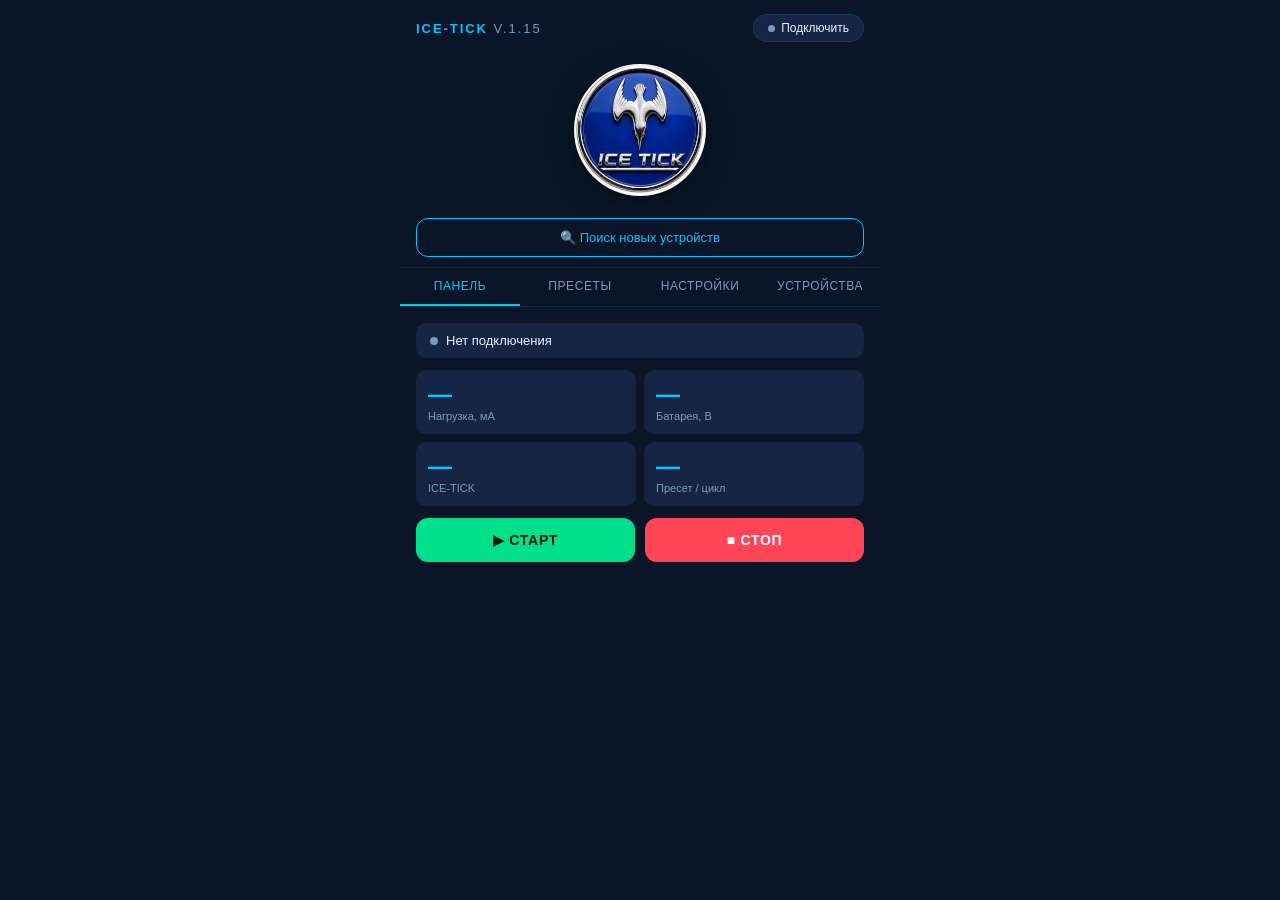
<file: app/index.html>
<!doctype html><html lang="ru"><head><meta charset="utf-8"><meta name="robots" content="noindex"><meta http-equiv="refresh" content="0; url=../pult/"><title>Пульт ICE-TICK</title></head><body><a href="../pult/">Пульт ICE-TICK</a></body></html>
</file>
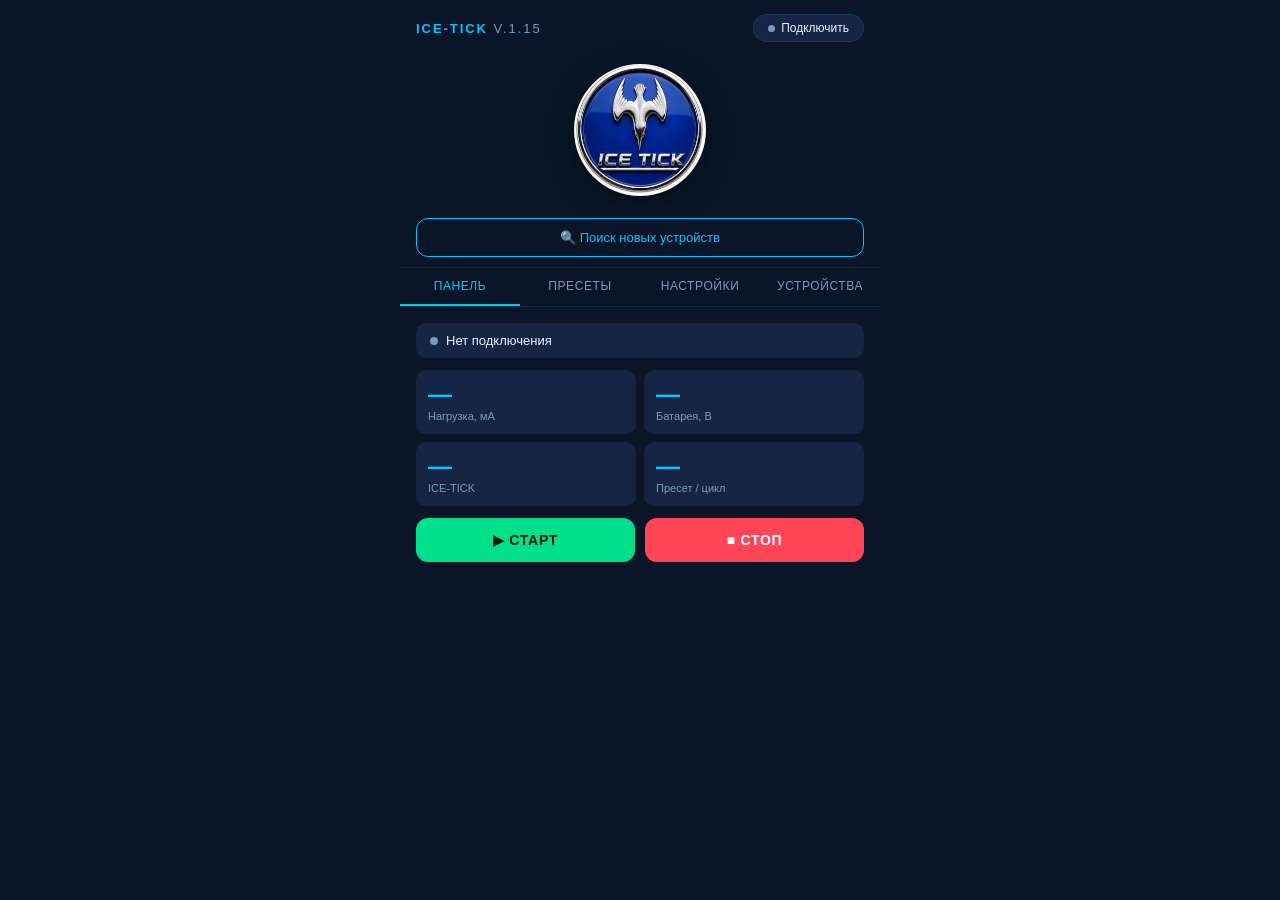
<file: pult/index.html>
<!DOCTYPE html>
<html lang="ru">
<head>
<meta charset="UTF-8">
<meta name="viewport" content="width=device-width, initial-scale=1, maximum-scale=1, user-scalable=no">
<meta name="mobile-web-app-capable" content="yes">
<meta name="apple-mobile-web-app-capable" content="yes">
<meta name="theme-color" content="#0a1628">
<title>ICE-TICK</title>
<!-- Установка как приложение и работа без интернета (сайт ice-tick.com) -->
<link rel="manifest" href="manifest.webmanifest">
<link rel="apple-touch-icon" href="icon-192.png">
<!-- Иконка страницы. Зашита прямо сюда картинкой в base64: файл обязан
     оставаться ОДНИМ и работать с диска, без сети и без соседних файлов.
     Круг вырезан из эмблемы, углы прозрачные — Chrome на Android берёт её
     для ярлыка на рабочем столе, иначе рисует серую заглушку. -->
<link rel="icon" type="image/png" sizes="192x192" id="app-icon" href="[data-uri]">
<script>
// Для ярлыка Chrome предпочитает apple-touch-icon. Создаём ссылку скриптом,
// чтобы не держать ту же картинку в файле вторым экземпляром.
(function(){var s=document.getElementById("app-icon"),l=document.createElement("link");
 l.rel="apple-touch-icon";l.setAttribute("sizes","192x192");l.href=s.href;
 document.head.appendChild(l);})();
</script>

<style>
:root {
  --bg:      #0a1628; --bg2: #111f38; --bg3: #162544;
  --accent:  #00c8ff; --accent2: #0084aa;
  --green:   #00e08a; --red: #ff4557; --amber: #ffaa00;
  --text:    #e8f4ff; --text2: #7a9bbf; --border: rgba(0,200,255,0.12);
  --radius:  12px; --font: 'Helvetica Neue', Arial, sans-serif;
}
* { box-sizing: border-box; margin: 0; padding: 0; -webkit-tap-highlight-color: transparent; }
html, body { height: 100%; background: var(--bg); color: var(--text); font-family: var(--font); font-size: 15px; overflow: hidden; }
/* 100vh первой строкой — запасной путь: старые webview и часть браузеров не
   знают единицу dvh, и тогда высота #app остаётся неопределённой. */
#app { display: flex; flex-direction: column; height: 100vh; height: 100dvh; max-width: 480px; margin: 0 auto; }
#header { padding: 14px 16px 10px; border-bottom: 1px solid var(--border); flex-shrink: 0; }
#tabs { display: flex; border-bottom: 1px solid var(--border); flex-shrink: 0; }
/* min-height: 0 — не косметика, а то, из-за чего страница не доматывалась до
   конца. У flex-ребёнка минимальный размер по умолчанию равен размеру его
   содержимого: #content отказывался ужиматься, вылезал за низ #app, а body с
   overflow:hidden срезал хвост, и добраться до него было нечем. */
#content { flex: 1; min-height: 0; overflow-y: auto; -webkit-overflow-scrolling: touch;
           overscroll-behavior: contain; }
#content::-webkit-scrollbar { display: none; }

/* HEADER */
.header-row { display: flex; align-items: center; justify-content: space-between; }
.logo { font-size: 13px; font-weight: 700; letter-spacing: 0.15em; color: var(--accent); text-transform: uppercase; }
.logo span { color: var(--text2); font-weight: 400; }
#ble-btn {
  display: flex; align-items: center; gap: 6px;
  background: var(--bg3); border: 1px solid var(--border);
  border-radius: 20px; padding: 6px 14px;
  font-size: 12px; font-weight: 500; color: var(--text);
  cursor: pointer; transition: all .2s;
}
#ble-btn.connected { border-color: var(--green); color: var(--green); }
#ble-btn.scanning  { border-color: var(--amber); color: var(--amber); animation: pulse 1s infinite; }
.ble-dot { width: 7px; height: 7px; border-radius: 50%; background: var(--text2); flex-shrink: 0; }
#ble-btn.connected .ble-dot { background: var(--green); }
#ble-btn.scanning  .ble-dot { background: var(--amber); }
@keyframes pulse { 0%,100%{opacity:1} 50%{opacity:.5} }
/* Колонкой, а не в строку: знак должен стоять ПО ЦЕНТРУ, а кнопка поиска
   под ним во всю ширину. */
.device-row { margin-top: 8px; display: flex; flex-direction: column; align-items: stretch; gap: 10px; }

/* TABS */
.tab { flex: 1; padding: 11px 0; text-align: center; font-size: 12px; font-weight: 500; color: var(--text2); cursor: pointer; border-bottom: 2px solid transparent; transition: all .2s; text-transform: uppercase; letter-spacing: 0.05em; }
.tab.active { color: var(--accent); border-color: var(--accent); }

/* PAGES */
/* Нижний отступ больше верхнего: на телефонах последнюю строку съедает полоса
   жестов, а на вытянутых экранах просто неудобно читать у самого края. */
.page { display: none; padding: 16px; padding-bottom: calc(32px + env(safe-area-inset-bottom, 0px)); }
.page.active { display: block; }

/* CARDS */
.card { background: var(--bg2); border: 1px solid var(--border); border-radius: var(--radius); padding: 14px 16px; margin-bottom: 12px; }
.section-div { font-size: 11px; font-weight: 600; letter-spacing: 0.1em; text-transform: uppercase; color: var(--text2); margin: 16px 0 8px; }

/* TELEMETRY */
.tele-grid { display: grid; grid-template-columns: 1fr 1fr; gap: 8px; margin-bottom: 12px; }
.tele-cell { background: var(--bg3); border-radius: 10px; padding: 12px; }
.tele-val { font-size: 24px; font-weight: 600; color: var(--accent); line-height: 1; }
.tele-val.green { color: var(--green); }
.tele-val.red   { color: var(--red); }
.tele-val.amber { color: var(--amber); }
.tele-lbl { font-size: 11px; color: var(--text2); margin-top: 4px; }
/* Сервисная полоска. Не плитки: подписи длинные, в колонку шириной в пол-экрана
   они переносятся на две строки и блок раздувается. Строкой «подпись — число»
   компактнее и читается слева направо, как в паспорте прибора. */
#svc-block { background: var(--bg3); border-radius: 10px; padding: 8px 12px; margin-bottom: 12px; }
.svc-row { display: flex; align-items: baseline; justify-content: space-between; gap: 10px; padding: 3px 0; }
.svc-lbl { font-size: 12px; color: var(--text2); }
.svc-val { font-size: 15px; font-weight: 600; color: var(--accent); white-space: nowrap; }
/* Карточка прибора в блоке обратной связи: показываем ровно тот текст, что
   уйдёт вместе с сообщением. Скрытого сбора нет — человек видит всё. */
#fb-card { background: var(--bg3); border-radius: 8px; padding: 10px 12px; margin: 6px 0 0;
           font-size: 11px; line-height: 1.45; color: var(--text2);
           white-space: pre-wrap; word-break: break-word; overflow-x: auto; }

/* STATUS BAR */
.status-bar { display: flex; align-items: center; gap: 8px; background: var(--bg3); border-radius: 10px; padding: 10px 14px; margin-bottom: 12px; }
.status-dot { width: 8px; height: 8px; border-radius: 50%; background: var(--text2); flex-shrink: 0; }
.status-dot.running    { background: var(--green); box-shadow: 0 0 6px var(--green); }
.status-dot.holding    { background: var(--accent); box-shadow: 0 0 6px var(--accent); }
.status-dot.stopped    { background: var(--red); }
.status-dot.overcurrent{ background: var(--amber); animation: pulse 0.6s infinite; }
.status-dot.reed       { background: var(--red); animation: pulse 0.4s infinite; }
/* Слой 7: рыба на крючке — кивок не играет, лежит внизу и слушает. */
.status-dot.bite       { background: var(--red); animation: pulse 0.5s infinite; }
#status-text  { font-size: 13px; font-weight: 500; flex: 1; }
/* Слой 4: слово "Activ" в паузе. Зелёный = детект поклёвки слушает прямо
   сейчас (поле bd=1 в телеметрии), серый = не слушает (ECO или пауза короче
   окна калибровки+фильтра). Решение принимает ПЛАТА, здесь только цвет. */
#status-text.bite-on  { color: var(--green); font-weight: 600; }
#status-text.bite-off { color: var(--text2); }
/* Эмблема. Картинка объявлена ОДИН раз фоном класса — два экземпляра на
   странице (крупный на экране подключения и мелкий в шапке) берут её отсюда,
   а не тащат base64 дважды. */
.emblem { background: url("[data-uri]") center/contain no-repeat;
          border-radius: 50%; flex-shrink: 0; }

/* Экран подключения: знак по центру. Он же кнопка поиска новых устройств —
   отсюда и курсор, и отклик на нажатие. */
#splash { text-align: center; padding: 14px 0 12px; }
#splash-logo { width: 132px; height: 132px; max-width: 46vw; margin: 0 auto;
               display: block; border: none; padding: 0; cursor: pointer;
               box-shadow: 0 6px 24px rgba(0,0,0,.45);
               transition: transform .12s, box-shadow .12s; }
#splash-logo:active { transform: scale(0.95); box-shadow: 0 3px 12px rgba(0,0,0,.5); }
#splash.hidden { display: none; }

/* После подключения знак переезжает в шапку и остаётся там на всех вкладках. */
#header-logo { width: 26px; height: 26px; margin-right: 8px; display: none; }
#header-logo.on { display: block; }
.logo-wrap { display: flex; align-items: center; min-width: 0; }
#status-preset{ font-size: 12px; color: var(--text2); }

/* BUTTONS */
.btn-row { display: grid; grid-template-columns: 1fr 1fr; gap: 10px; margin-bottom: 12px; }
.btn { padding: 14px; border-radius: var(--radius); border: none; font-size: 14px; font-weight: 600; letter-spacing: 0.05em; cursor: pointer; transition: opacity .15s, transform .1s; text-transform: uppercase; }
.btn:active { transform: scale(0.97); opacity: 0.85; }
.btn-start { background: var(--green); color: #031a0e; }
.btn-stop  { background: var(--red);   color: #fff; }
.btn-outline { background: transparent; border: 1px solid var(--border); color: var(--text); padding: 11px; border-radius: var(--radius); font-size: 13px; font-weight: 500; cursor: pointer; transition: all .2s; }
.btn-outline:active { background: var(--bg3); }
.btn-accent { border-color: var(--accent); color: var(--accent); }

/* BITE BANNER */
#bite-banner { display: none; background: var(--green); color: #031a0e; border-radius: var(--radius); padding: 14px 16px; margin-bottom: 12px; font-size: 15px; font-weight: 700; text-align: center; letter-spacing: 0.08em; text-transform: uppercase; animation: bite-flash 0.4s ease-out; }
#hook-banner { display: none; background: var(--red); color: #fff; border-radius: var(--radius); padding: 14px 16px; margin-bottom: 12px; font-size: 15px; font-weight: 700; text-align: center; letter-spacing: 0.08em; text-transform: uppercase; animation: bite-flash 0.4s ease-out; }
@keyframes bite-flash { 0%{transform:scale(1.05)} 100%{transform:scale(1)} }

/* PRESETS */
.preset-item { background: var(--bg3); border-radius: 10px; padding: 13px 14px; margin-bottom: 8px; border: 1px solid transparent; transition: border-color .2s; }
.preset-item.active-preset { border-color: var(--accent); }
.preset-header { display: flex; align-items: center; justify-content: space-between; margin-bottom: 8px; }
.preset-name  { font-size: 14px; font-weight: 500; }
.preset-cycles{ font-size: 12px; color: var(--text2); }
.preset-params{ display: grid; grid-template-columns: 1fr 1fr; gap: 4px 16px; }
.pp { font-size: 12px; color: var(--text2); }
.pp b { color: var(--text); font-weight: 500; }
.preset-actions { display: flex; gap: 8px; margin-top: 10px; }
.btn-sm { flex: 1; padding: 8px; border-radius: 8px; border: 1px solid var(--border); background: transparent; color: var(--text2); font-size: 12px; cursor: pointer; }
.btn-sm.danger { border-color: rgba(255,69,87,.3); color: var(--red); }
.add-preset-btn { width: 100%; padding: 13px; background: transparent; border: 1px dashed var(--border); border-radius: var(--radius); color: var(--text2); font-size: 13px; cursor: pointer; }

/* SETTINGS */
.set-row { display: flex; align-items: center; justify-content: space-between; padding: 10px 0; border-bottom: 1px solid var(--border); }
.set-row:last-child { border-bottom: none; }
.set-label { font-size: 13px; }
.set-sub { font-size: 11px; color: var(--text2); margin-top: 2px; }
.slider-row { padding: 8px 0; border-bottom: 1px solid var(--border); }
.slider-row:last-child { border-bottom: none; }
.slider-header { display: flex; justify-content: space-between; margin-bottom: 8px; }
.slider-name { font-size: 13px; }
.slider-val  { font-size: 13px; color: var(--accent); font-weight: 500; }
input[type=range] { -webkit-appearance: none; width: 100%; height: 4px; background: var(--bg3); border-radius: 2px; outline: none; cursor: pointer; }
input[type=range]::-webkit-slider-thumb { -webkit-appearance: none; width: 20px; height: 20px; border-radius: 50%; background: var(--accent); cursor: pointer; box-shadow: 0 0 0 3px rgba(0,200,255,.15); }

/* DUAL-THUMB SLIDER (диапазон качания) */
.dual-slider { position: relative; height: 28px; }
.dual-slider-track { position: absolute; top: 50%; left: 0; right: 0; height: 4px; background: var(--bg3); border-radius: 2px; transform: translateY(-50%); }
.dual-slider-fill { position: absolute; top: 50%; height: 4px; background: var(--accent); border-radius: 2px; transform: translateY(-50%); }
.dual-slider input[type=range] { position: absolute; top: 0; left: 0; width: 100%; height: 28px; margin: 0; background: transparent; pointer-events: none; }
.dual-slider input[type=range]::-webkit-slider-runnable-track { background: transparent; }
.dual-slider input[type=range]::-webkit-slider-thumb { pointer-events: auto; position: relative; }
.dual-slider input[type=range]::-moz-range-track { background: transparent; }
.dual-slider input[type=range]::-moz-range-thumb { pointer-events: auto; width: 20px; height: 20px; border-radius: 50%; background: var(--accent); cursor: pointer; box-shadow: 0 0 0 3px rgba(0,200,255,.15); border: none; }
.dual-slider-scale { display: flex; justify-content: space-between; font-size: 11px; color: var(--text2); margin-top: 4px; }

/* TOGGLE */
.toggle-wrap { position: relative; width: 44px; height: 26px; flex-shrink: 0; }
.toggle-wrap input { opacity: 0; width: 0; height: 0; position: absolute; }
.toggle-track { position: absolute; inset: 0; background: var(--bg3); border-radius: 13px; cursor: pointer; transition: background .2s; border: 1px solid var(--border); }
.toggle-wrap input:checked + .toggle-track { background: var(--accent2); border-color: var(--accent); }
.toggle-thumb { position: absolute; top: 3px; left: 3px; width: 18px; height: 18px; border-radius: 50%; background: var(--text2); transition: all .2s; pointer-events: none; }
.toggle-wrap input:checked ~ .toggle-thumb { transform: translateX(18px); background: var(--accent); }

/* INPUTS */
.text-input { background: var(--bg3); border: 1px solid var(--border); border-radius: 8px; padding: 8px 12px; color: var(--text); font-size: 13px; width: 100%; outline: none; transition: border-color .2s; }
.text-input:focus { border-color: var(--accent); }
.input-group { margin-bottom: 10px; }
.input-label { font-size: 12px; color: var(--text2); margin-bottom: 5px; }
.num-input { background: var(--bg3); border: 1px solid var(--border); border-radius: 8px; padding: 7px 10px; color: var(--text); font-size: 14px; font-weight: 500; width: 72px; text-align: center; outline: none; }
.num-input:focus { border-color: var(--accent); }

/* SPEED GRID */
.speed-grid { display: grid; grid-template-columns: repeat(5,1fr); gap: 6px; }
.speed-btn { padding: 9px 0; border-radius: 8px; border: 1px solid var(--border); background: var(--bg3); color: var(--text2); font-size: 13px; cursor: pointer; text-align: center; }
.speed-btn.sel { background: var(--accent2); border-color: var(--accent); color: var(--accent); }

/* HOLD MODE SWITCH */
.mode-switch { display: flex; border: 1px solid var(--border); border-radius: 8px; overflow: hidden; flex-shrink: 0; }
.mode-btn { padding: 7px 14px; font-size: 12px; font-weight: 500; border: none; cursor: pointer; transition: all .2s; background: var(--bg3); color: var(--text2); }
.mode-btn.active-eco    { background: var(--green); color: #031a0e; }
.mode-btn.active-active { background: var(--accent); color: #031a0e; }
.mode-btn.active-off    { background: var(--text2); color: #031a0e; }

/* MODAL */
#modal-backdrop { display: none; position: fixed; inset: 0; background: rgba(0,0,0,.7); z-index: 100; align-items: flex-end; }
#modal-backdrop.open { display: flex; }
#modal { background: var(--bg2); border-radius: 20px 20px 0 0; padding: 20px 16px 32px; width: 100%; max-width: 480px; margin: 0 auto; border-top: 1px solid var(--border); max-height: 90dvh; overflow-y: auto; }
.modal-title { font-size: 16px; font-weight: 600; margin-bottom: 16px; }
.modal-section { font-size: 11px; font-weight: 600; letter-spacing: 0.1em; text-transform: uppercase; color: var(--text2); margin: 14px 0 8px; }
.modal-row { display: flex; align-items: center; justify-content: space-between; margin-bottom: 10px; }
.modal-row label { font-size: 13px; color: var(--text2); }

/* DEVICES */
.device-card { background: var(--bg3); border-radius: 10px; padding: 13px 14px; margin-bottom: 8px; display: flex; align-items: center; justify-content: space-between; border: 1px solid transparent; }
.device-card.current { border-color: var(--green); }
.dev-name { font-size: 14px; font-weight: 500; }
.dev-sub  { font-size: 12px; color: var(--text2); margin-top: 2px; }
.dev-badge { font-size: 11px; padding: 3px 8px; border-radius: 4px; }
.dev-badge.ok  { background: rgba(0,224,138,.15); color: var(--green); }
.dev-badge.off { background: var(--bg2); color: var(--text2); }

/* Полоса прогресса обновления */
#ota-bar-track { height: 8px; background: var(--bg2); border-radius: 4px; overflow: hidden; }
#ota-bar { height: 100%; width: 0%; background: var(--accent); transition: width .2s; }

/* TOAST */
#toast { position: fixed; bottom: 24px; left: 50%; transform: translateX(-50%); background: var(--bg3); border: 1px solid var(--border); border-radius: 20px; padding: 10px 20px; font-size: 13px; color: var(--text); opacity: 0; transition: opacity .3s; pointer-events: none; z-index: 200; white-space: nowrap; }
#toast.show { opacity: 1; }

/* icetick-pult-demo: показ на сайте (?demo=вкладка). Кнопки не нажимаются, страница листается */
html.demo button, html.demo input, html.demo textarea, html.demo select, html.demo label,
html.demo .tab, html.demo .device-card, html.demo .emblem, html.demo [onclick] { pointer-events: none !important; }
html.demo #toast, html.demo .toast { display: none !important; }
html.demo .demo-hide { display: none !important; }
html.demo { scrollbar-width: thin; }
</style>
</head>
<body>
<div id="app">

  <div id="header">
    <div class="header-row">
      <div class="logo-wrap">
        <div id="header-logo" class="emblem"></div>
        <div class="logo">ICE-TICK <span>V.1.15</span></div>
      </div>
      <button id="ble-btn" onclick="bleToggle()">
        <div class="ble-dot"></div>
        <span id="ble-label">Подключить</span>
      </button>
    </div>
    <div class="device-row">
      <div id="splash">
        <button id="splash-logo" class="emblem" onclick="bleConnectTo('')"
                title="Поиск новых устройств" aria-label="Поиск новых устройств"></button>
      </div>
      <button id="scan-btn" class="btn-outline btn-accent" style="width:100%" onclick="bleConnectTo('')">🔍 Поиск новых устройств</button>
    </div>
  </div>

  <div id="tabs">
    <div class="tab active" onclick="showTab('dashboard')">Панель</div>
    <div class="tab" onclick="showTab('presets')">Пресеты</div>
    <div class="tab" onclick="showTab('settings')">Настройки</div>
    <div class="tab" onclick="showTab('devices')">Устройства</div>
  </div>

  <div id="content">

    <!-- ПАНЕЛЬ -->
    <div id="page-dashboard" class="page active">
      <div id="bite-banner">🎣 Поклёвка!</div>
      <div id="hook-banner">🐟 Рыба на крючке — подходите!</div>
      <div class="status-bar">
        <div class="status-dot" id="status-dot"></div>
        <span id="status-text">Нет подключения</span>
        <span id="status-preset"></span>
      </div>
      <div class="tele-grid">
        <div class="tele-cell"><div class="tele-val" id="t-current">—</div><div class="tele-lbl">Нагрузка, мА</div></div>
        <div class="tele-cell"><div class="tele-val" id="t-voltage">—</div><div class="tele-lbl">Батарея, В</div></div>
        <div class="tele-cell"><div class="tele-val" id="t-reed">—</div><div class="tele-lbl">ICE-TICK</div></div>
        <div class="tele-cell"><div class="tele-val" id="t-preset">—</div><div class="tele-lbl">Пресет / цикл</div></div>
      </div>
      <div class="btn-row">
        <button class="btn btn-start" onclick="sendStart()">▶ Старт</button>
        <button class="btn btn-stop"  onclick="sendStop()">■ Стоп</button>
      </div>
      <div id="svc-block" style="display:none">
        <div class="svc-row"><span class="svc-lbl">Время, не идущее в счёт жизни</span><span class="svc-val" id="svc-hours">—</span></div>
        <div class="svc-row"><span class="svc-lbl">Счётчик надежды</span><span class="svc-val" id="svc-mileage">—</span></div>
      </div>
    </div>

    <!-- ПРЕСЕТЫ -->
    <div id="page-presets" class="page">
      <div class="btn-row" style="margin-bottom:4px">
        <button class="btn-outline btn-accent" onclick="importLure()">↑ Импорт .lure</button>
        <button class="btn-outline" onclick="exportLure()">↓ Экспорт .lure</button>
      </div>
      <div id="presets-owner-line" style="font-size:12px;text-align:center;margin:0 0 8px;display:none"></div>
      <div id="program-name-line" style="font-size:12px;color:var(--text2);text-align:center;margin:0 0 10px;display:none">Текущая программа: <b style="color:var(--text);font-weight:500" id="program-name-value"></b></div>
      <div id="preset-list"></div>
      <button class="add-preset-btn" id="add-preset-btn" onclick="addPreset()">+ Добавить пресет</button>
    </div>

    <!-- НАСТРОЙКИ -->
    <div id="page-settings" class="page">

      <div class="section-div">Режим ожидания в позиции 0°</div>
      <div class="card">
        <div class="set-row">
          <div>
            <div class="set-label">Режим ожидания</div>
            <div class="set-sub" id="hold-mode-desc">ECO — серво отключена, экономия АКБ</div>
          </div>
          <div class="mode-switch">
            <button class="mode-btn active-eco" id="btn-eco"    onclick="setHoldMode(0)">ECO</button>
            <button class="mode-btn"             id="btn-active" onclick="setHoldMode(1)">ACTIVE</button>
          </div>
        </div>
      </div>

      <div class="section-div">Определение поклёвки (ACTIVE режим)</div>
      <div class="card">
        <div class="slider-row">
          <div class="slider-header"><span class="slider-name">Чувствительность поклёвки</span><span class="slider-val" id="sv-bite">1</span></div>
          <input type="range" min="0" max="24" step="1" id="sl-bite" oninput="sliderUpdate('sl-bite','sv-bite','')">
          <div class="set-sub">0 — самая высокая чувствительность, 24 — самая низкая</div>
        </div>
        <div class="slider-row">
          <div class="slider-header"><span class="slider-name">Время поклёвки</span><span class="slider-val" id="sv-filter">0</span></div>
          <input type="range" min="0" max="5" step="1" id="sl-filter" oninput="sliderUpdate('sl-filter','sv-filter','')">
          <div class="set-sub">Насколько долго рыба должна держать приманку. 0 — мгновенно, 5 — дольше всех</div>
        </div>
      </div>

      <div class="section-div">Автоподсечка</div>
      <div class="card">
        <div class="set-row">
          <div><div class="set-label">Автоподсечка</div><div class="set-sub">Резкий рывок до упора вверх при поклёвке</div></div>
          <label class="toggle-wrap">
            <input type="checkbox" id="tog-strike" onchange="collectBiteSettings()">
            <div class="toggle-track"></div>
            <div class="toggle-thumb"></div>
          </label>
        </div>
      </div>

      <div class="section-div">Звук</div>
      <div class="card">
        <div class="set-row">
          <div><div class="set-label">Звук</div><div class="set-sub">Сигналы поклёвки и предупреждения</div></div>
          <div class="mode-switch">
            <button class="mode-btn" id="snd-0" onclick="setSoundLevel(0)">Выкл</button>
            <button class="mode-btn" id="snd-1" onclick="setSoundLevel(1)">Тихо</button>
            <button class="mode-btn" id="snd-2" onclick="setSoundLevel(2)">Громко</button>
          </div>
        </div>
      </div>

      <div class="section-div">Калибровка горизонта</div>
      <div class="card">
        <div class="set-row">
          <div>
            <div class="set-label">Автокалибровка по упорам</div>
            <div class="set-sub" id="cal-sub">состояние неизвестно</div>
          </div>
          <button class="btn-outline btn-accent" id="cal-btn" style="flex:none;width:120px" onclick="startCalibration()">Запустить</button>
        </div>
        <div class="set-sub" style="margin-top:8px">
          ICE-TICK сам находит оба механических упора корпуса и берёт середину
          между ними за горизонт. Программа должна быть остановлена, ICE-TICK
          на платформе, площадка свободна. Занимает около 15 секунд.
        </div>
      </div>

      <!-- Видна, только пока прибор ни разу не обнуляли: сам прибор считает
           сбросы и не даёт спрятать их число. У покупателя кнопки уже нет. -->
      <div id="svc-reset-wrap" style="display:none">
        <div class="section-div">Заводская приёмка</div>
        <div class="card">
          <div class="set-row">
            <div>
              <div class="set-label">Обнулить счётчики</div>
              <div class="set-sub">разово, перед передачей покупателю</div>
            </div>
            <button class="btn-outline btn-accent" style="flex:none;width:120px" onclick="factoryResetLog()">Обнулить</button>
          </div>
          <div class="set-sub" style="margin-top:8px">
            Стирает наработку и пробег, накопленные при проверке на стенде,
            чтобы покупатель получил изделие с нулями. Калибровку, поправку и
            пресеты не трогает. Кнопка одноразовая: после обнуления исчезает
            и больше не появится.
          </div>
        </div>
      </div>

      <button class="btn btn-outline btn-accent" style="width:100%;margin-top:4px" onclick="sendBiteSettings()">Сохранить настройки</button>
    </div>

    <!-- УСТРОЙСТВА -->
    <div id="page-devices" class="page">
      <div class="section-div">Сохранённые устройства</div>
      <div id="device-list"></div>
      <div class="section-div">Добавить устройство</div>
      <div class="card">
        <div class="input-group"><div class="input-label">Имя устройства</div><input class="text-input" id="new-dev-name" placeholder="ICE-TICK-1" maxlength="31"></div>
        <div class="input-group"><div class="input-label">Метка (для удобства)</div><input class="text-input" id="new-dev-label" placeholder="Мой контроллер"></div>
        <button class="btn-outline btn-accent" style="width:100%;margin-top:4px" onclick="addDevice()">Добавить</button>
      </div>
      <div class="section-div">Обновление прошивки</div>
      <div class="card">
        <div class="set-sub" style="margin-bottom:10px">
          Файл <b>.bin</b> из Arduino IDE (Скетч → Экспорт скомпилированного
          двоичного файла). Удочка должна быть подключена и снята с подставки,
          аккумулятор заряжен. Программа остановится сама. Обновление занимает
          около минуты — не закрывай страницу и не уноси телефон.
        </div>
        <input type="file" id="ota-file" accept=".bin" style="display:none" onchange="otaPick(event)">
        <button class="btn-outline" style="width:100%" id="ota-btn"
                onclick="otaClick()">Выбрать файл прошивки</button>
        <div id="ota-progress" style="display:none;margin-top:12px">
          <div id="ota-bar-track"><div id="ota-bar"></div></div>
          <div class="set-sub" id="ota-text" style="margin-top:6px">—</div>
        </div>
        <div class="set-sub" style="margin-top:10px;opacity:.6;font-size:12px">
          Запасной путь, если здесь не пошло:
          <a href="https://gb88.github.io/BLEOTA/" target="_blank">страница библиотеки</a>.
          Там нужно сначала отключиться здесь.
        </div>
      </div>

      <div class="section-div">Переименовать подключённое</div>
      <div class="card">
        <div class="input-group"><div class="input-label">Новое имя устройства</div><input class="text-input" id="rename-input" placeholder="ICE-TICK-1" maxlength="31"></div>
        <button class="btn-outline" style="width:100%;margin-top:4px" onclick="renameDevice()">Переименовать</button>
      </div>

      <div class="section-div">Написать производителю</div>
      <div class="card">
        <div class="set-sub" style="margin-bottom:10px">
          Отзыв, неисправность, вопрос по гарантии, идея — пишите, ответим.
          К сообщению приложится карточка прибора: по ней обычно сразу видно,
          в чём дело, и не приходится выспрашивать подробности.
        </div>
        <div class="input-group">
          <div class="input-label">Сообщение</div>
          <textarea class="text-input" id="fb-text" rows="5" style="resize:vertical;font-family:inherit"
                    placeholder="Что понравилось, что нет, что случилось…"
                    oninput="fbSave()"></textarea>
        </div>
        <div class="input-group">
          <div class="input-label">Как с вами связаться</div>
          <input class="text-input" id="fb-contact" placeholder="телефон, почта или ник" oninput="fbSave()">
        </div>
        <button class="btn-outline btn-accent" style="width:100%" onclick="fbSendTg()">Отправить в Telegram</button>
        <div class="btn-row" style="margin-top:8px;margin-bottom:0">
          <button class="btn-outline" onclick="fbSendMail()">Почтой</button>
          <button class="btn-outline" onclick="fbCopy()">Скопировать</button>
        </div>
        <!-- Появляется, если «Почтой» не открыла почтовую программу (компьютер
             без настроенной почты). Человек не должен остаться с «ничего не произошло». -->
        <div id="fb-mail-fallback" style="display:none;margin-top:10px;padding:10px 12px;border-radius:8px;border:1px solid var(--amber);background:rgba(255,170,0,.08)">
          <div class="set-sub" id="fb-mail-note" style="color:var(--text)"></div>
          <div style="font-size:15px;font-weight:600;color:var(--accent);margin:8px 0;word-break:break-all;user-select:all" id="fb-mail-addr"></div>
          <div class="btn-row" style="margin-bottom:0">
            <button class="btn-outline" onclick="fbCopyAddr()">Скопировать адрес</button>
            <button class="btn-outline" onclick="fbCopy()">Скопировать текст</button>
          </div>
        </div>
        <div class="set-sub" style="margin-top:10px">
          Сообщение уходит из вашего мессенджера или почты. На льду без связи
          оно подождёт в очереди и отправится само, когда появится сеть.
          Текст сохраняется в телефоне — можно закрыть приложение и дописать
          дома.
        </div>
        <div class="set-sub" style="margin-top:12px">Вместе с сообщением уйдёт:</div>
        <pre id="fb-card">—</pre>
      </div>
    </div>

  </div>
</div>

<!-- MODAL PRESET -->
<div id="modal-backdrop" onclick="closeModal(event)">
<div id="modal">
  <div class="modal-title" id="modal-title">Пресет</div>
  <div class="input-group"><div class="input-label">Название</div><input class="text-input" id="m-name" placeholder="Стандарт"></div>
  <div class="modal-section">Диапазон качания</div>
  <div class="slider-row" style="margin-bottom:14px">
    <div class="slider-header">
      <span class="slider-name">Угол площадки, °</span>
      <span class="slider-val"><span id="mv-da">-45°</span> … <span id="mv-ua">+45°</span></span>
    </div>
    <div class="dual-slider">
      <div class="dual-slider-track"></div>
      <div class="dual-slider-fill" id="dual-fill"></div>
      <input type="range" min="-65" max="65" step="1" id="m-da" value="-45"
        oninput="onDownAngleChange()" onpointerdown="bringToFront('m-da')">
      <input type="range" min="-65" max="65" step="1" id="m-ua" value="45"
        oninput="onUpAngleChange()" onpointerdown="bringToFront('m-ua')">
    </div>
    <div class="dual-slider-scale"><span>−65°</span><span>0°</span><span>+65°</span></div>
  </div>
  <div class="modal-section">Верх (подъём)</div>
  <div class="modal-row"><label>Скорость</label><div class="speed-grid" id="sg-up"></div></div>
  <div class="modal-row"><label>Пауза, мс</label><input class="num-input" id="m-up" type="number" min="0" max="5000" value="200"></div>
  <div class="modal-section">Низ (опускание)</div>
  <div class="modal-row"><label>Скорость</label><div class="speed-grid" id="sg-down"></div></div>
  <div class="modal-row"><label>Пауза, мс</label><input class="num-input" id="m-dp" type="number" min="0" max="10000" value="3000"></div>
  <div class="modal-section">Цикличность</div>
  <div class="modal-row"><label>Циклов в пресете</label><input class="num-input" id="m-cy" type="number" min="1" max="999" value="20"></div>
  <div style="display:flex;gap:10px;margin-top:18px">
    <button class="btn-outline" style="flex:1;padding:12px;border-radius:10px" onclick="closeModal()">Отмена</button>
    <button class="btn btn-start" style="flex:2;border-radius:10px" onclick="savePreset()">Сохранить</button>
  </div>
</div>
</div>

<div id="toast"></div>
<input type="file" id="file-input" accept=".lure,.json" style="display:none" onchange="onFileLoad(event)">

<script>
// ── КОНСТАНТЫ BLE (совпадают с прошивкой v5) ──
const BLE_SERVICE   = '12345678-1234-1234-1234-123456789abc';
const BLE_CMD       = '12345678-1234-1234-1234-123456789001';
const BLE_TELEMETRY = '12345678-1234-1234-1234-123456789002';
const BLE_STATUS    = '12345678-1234-1234-1234-123456789003';
// Сервис обновления. Живёт на ТОМ ЖЕ сервере, что и наш, поэтому отдельное
// подключение не нужно: оба сервиса берутся из одного соединения. UUID
// стандартный (Espressif ble_ota), его поднимает библиотека BLEOTA в прошивке.
const BLE_OTA_SVC   = '00008018-0000-1000-8000-00805f9b34fb';
const BLE_OTA_FW    = '00008020-0000-1000-8000-00805f9b34fb';  // сырые байты
const BLE_OTA_CMD   = '00008022-0000-1000-8000-00805f9b34fb';  // команды

// Названия состояний (совпадают с enum DeviceState в v5)
const STATE_NAMES = [
  'Ожидание',   // 0 ST_IDLE
  'Подъём',     // 1 ST_MOVE_UP
  'Activ ↑',    // 2 ST_PAUSE_UP — слово красится по полю bd
  'Спуск',      // 3 ST_MOVE_DOWN
  'Activ ↓',    // 4 ST_PAUSE_DOWN — слово красится по полю bd
  'Удержание',  // 5 ST_HOLDING
  'Перегруз',   // 6 ST_OVERCURRENT
  'Не на платформе', // 7 ST_REED_WAIT — снят с платформы, работа приостановлена
  'Подсечка ↑', // 8 ST_STRIKE_UP
  'Подсечка ↓', // 9 ST_STRIKE_DOWN
  'Калибровка', // 10 ST_CALIBRATE
  'Опора ↑',    // 11 ST_REF_TOP  — замер спокойного тока вверху
  'Опора ↓',    // 12 ST_REF_BOT  — то же внизу
  'Проверка',   // 13 ST_HOOK_WATCH — слушаем верх после подсечки
  'РЫБА!',      // 14 ST_HOOK_HOLD  — засеклась, лежим внизу и зовём
  'Обновление'  // 15 ST_OTA        — идёт прошивка по воздуху
];
const STATE_CLASS = [
  '', 'running','running','running','running',
  'holding','overcurrent','reed','running','running',
  'holding','holding','holding','running','bite','running'
];

// ── STATE ──
let bleDevice = null, charCmd = null, charTele = null, charStat = null;
let charOtaFw = null, charOtaCmd = null;   // каналы обновления, null на старой прошивке
let lastVoltage = 0;   // последнее напряжение из телеметрии — для ворот обновления
let connected = false;
// Пресеты — свойство КОНКРЕТНОГО кивка, а не телефона. presetsOwner помнит,
// с какого устройства получен текущий список: без этого при нескольких удочках
// «Старт» молча запишет программу одной поверх другой.
let presetsOwner = null;
let presets   = JSON.parse(localStorage.getItem('presets_v6') || '[]');
const MAX_PRESETS = 16; // должно совпадать с MAX_PRESETS в прошивке
let programName = localStorage.getItem('programName_v6') || '';
let devices   = JSON.parse(localStorage.getItem('devices') || '[]');
let biteSettings = {
  holdMode: 1,
  biteThresholdMA: 10, biteFilterMs: 100,
  autoStrike: false
};
let soundLevel = 1;   // звук зуммера: 0 выкл / 1 тихо / 2 громко (поле "sv" в get_config, "vol" в set_sound)
let editingIndex = -1, upSpeed = 2, downSpeed = 2;

// ── INIT ──
window.onload = () => {
  renderDevices();
  renderPresets();
  updatePresetsOwnerLine();   // после перезагрузки страницы привязки нет
  applyBiteSettingsToUI();
  fbLoad();                   // недописанное сообщение переживает закрытие
  buildSpeedGrid('sg-up',   v => { upSpeed = v;   setSpeedGrid('sg-up', v); });
  buildSpeedGrid('sg-down', v => { downSpeed = v; setSpeedGrid('sg-down', v); });
};

// ── TABS ──
function showTab(name) {
  ['dashboard','presets','settings','devices'].forEach((n, i) => {
    document.querySelectorAll('.tab')[i].classList.toggle('active', n === name);
    document.getElementById('page-' + n).classList.toggle('active', n === name);
  });
}

// ── BLE ──
async function bleToggle() {
  if (connected) { bleDisconnect(); return; }
  bleConnectTo('');   // без фильтра — показать все видимые устройства
}

// Подключение. filterName пустой → «Поиск новых устройств» (все видимые);
// filterName задан → окно выбора отфильтровано на конкретную удочку (клик по
// сохранённому устройству). Если уже подключены к другому — молча рвём связь
// перед переключением (одно активное соединение за раз).
async function bleConnectTo(filterName) {
  if (!navigator.bluetooth) { toast('Web Bluetooth не поддерживается. Используй Chrome.'); return; }
  if (connected) bleDisconnect();
  setBleUI('scanning', 'Поиск...');
  try {
    // BLE_OTA_SVC обязан быть в optionalServices: без этого браузер не пустит
    // к сервису обновления, даже если прибор его отдаёт.
    const opts = { filters: [{ services: [BLE_SERVICE] }],
                   optionalServices: [BLE_SERVICE, BLE_OTA_SVC] };
    if (filterName) opts.filters.unshift({ name: filterName });

    bleDevice = await navigator.bluetooth.requestDevice(opts);
    bleDevice.addEventListener('gattserverdisconnected', onDisconnected);
    const server = await bleDevice.gatt.connect();
    const svc    = await server.getPrimaryService(BLE_SERVICE);
    charCmd  = await svc.getCharacteristic(BLE_CMD);
    charTele = await svc.getCharacteristic(BLE_TELEMETRY);
    charStat = await svc.getCharacteristic(BLE_STATUS);

    await charTele.startNotifications();
    charTele.addEventListener('characteristicvaluechanged', onTelemetry);
    await charStat.startNotifications();
    charStat.addEventListener('characteristicvaluechanged', onStatus);

    // Каналы обновления — из этого же соединения. На прошивке без OTA их нет,
    // и это не ошибка подключения: просто кнопка обновления скажет, что нужна
    // прошивка посвежее.
    try {
      const otaSvc = await server.getPrimaryService(BLE_OTA_SVC);
      charOtaFw  = await otaSvc.getCharacteristic(BLE_OTA_FW);
      charOtaCmd = await otaSvc.getCharacteristic(BLE_OTA_CMD);
      await charOtaCmd.startNotifications();
      charOtaCmd.addEventListener('characteristicvaluechanged', onOtaCmdNotify);
      await charOtaFw.startNotifications();
      charOtaFw.addEventListener('characteristicvaluechanged', onOtaFwNotify);
    } catch(_) { charOtaFw = null; charOtaCmd = null; }

    connected = true;
    setBleUI('connected', bleDevice.name || 'Подключено');
    updateDeviceLabel(bleDevice.name);
    toast('Подключено: ' + bleDevice.name);

    const configPromise = waitForStatus(d => d.ev === 'config', 2000);
    await sendCmd({ cmd: 'get_config' });
    await sendCmd({ cmd: 'get_trim' });     // Слой 6: текущая поправка и размах
    await sendCmd({ cmd: 'get_log' });      // наработка и пробег для главной
    logPollStart();                         // и дальше сами, раз в пять секунд
    await configPromise;   // не блокируем жёстко, просто пропускаем вперёд

    // Программу читаем при КАЖДОМ подключении. Источник правды — кивок:
    // у каждого своё имя и своя программа, телефон лишь показывает ту, что
    // сейчас на связи. Держать на экране список от другой удочки нельзя —
    // «Старт» записал бы его поверх программы этой.
    const name = bleDevice.name || '';
    const remote = await fetchProgramFromDevice();
    if (remote === null) {
      // Ответа не дождались. Старый список мог прийти с другого кивка —
      // чистим, чтобы его нельзя было случайно отправить сюда.
      presets = []; presetsOwner = null;
      savePresetsLocal(); renderPresets(); updatePresetsOwnerLine();
      toast('Не удалось прочитать программу — переподключись');
    } else {
      presets = remote; presetsOwner = name;
      savePresetsLocal(); renderPresets(); updatePresetsOwnerLine();
      toast(remote.length
        ? ('Программа с «' + name + '»: ' + remote.length + ' пресетов')
        : ('На «' + name + '» программы нет — создай пресеты и нажми Старт'));
    }

  } catch(e) {
    setBleUI('', 'Подключить');
    if (!e.message.includes('cancelled')) toast('Ошибка: ' + e.message);
  }
}

function bleDisconnect() {
  updatePresetsOwnerLine();
  if (bleDevice && bleDevice.gatt.connected) bleDevice.gatt.disconnect();
  onDisconnected();
}

function onDisconnected() {
  connected = false; bleDevice = null; charCmd = null;
  charOtaFw = null; charOtaCmd = null;
  showHook(false);   // связи нет — плашка рыбы не должна висеть на экране
  logPollStop();
  const svc = document.getElementById('svc-block');
  if (svc) svc.style.display = 'none';   // цифры без прибора — вчерашние
  const svcr = document.getElementById('svc-reset-wrap');
  if (svcr) svcr.style.display = 'none';
  if (otaBusy) otaAbortReq = true;   // связь пропала посреди обновления
  setBleUI('', 'Подключить');
  setStatus('', 'Нет подключения', '');
  toast('Отключено');
}

function setBleUI(cls, label) {
  const btn = document.getElementById('ble-btn');
  btn.className = '';
  btn.id = 'ble-btn';
  if (cls) btn.classList.add(cls);
  document.getElementById('ble-label').textContent = label;
  // Заставка живёт только до подключения: как только связь есть, место
  // на экране отдаётся телеметрии.
  // Знак живёт в одном из двух мест: крупно по центру, пока связи нет, и мелко
  // в шапке, когда подключились. В шапке он остаётся на всех вкладках, потому
  // что шапка общая для всего приложения.
  const on = (cls === 'connected');
  document.getElementById('splash').classList.toggle('hidden', on);
  document.getElementById('header-logo').classList.toggle('on', on);
}

// ── BLE SEND ──
async function sendCmd(obj) {
  if (!charCmd) { toast('Нет подключения'); return; }
  try {
    await charCmd.writeValue(new TextEncoder().encode(JSON.stringify(obj)));
  } catch(e) { toast('Ошибка: ' + e.message); }
}

// Список на экране принадлежит кивку presetsOwner. Если подключён другой —
// отправлять нельзя: «Старт» затёр бы его программу чужой.
function presetsMatchDevice() {
  const name = bleDevice && bleDevice.name ? bleDevice.name : null;
  if (!connected || !name) { toast('Нет подключения'); return false; }
  if (presetsOwner !== name) {
    toast('Список не от «' + name + '» — переподключись, чтобы прочитать его программу');
    return false;
  }
  return true;
}

async function sendStart() {
  if (!presetsMatchDevice()) return;
  if (presets.length === 0) { toast('Добавь хотя бы один пресет'); return; }
  await sendProgram();
  await sendCmd({ cmd: 'start' });
}

async function sendStop() {
  await sendCmd({ cmd: 'stop' });
  // Прибор сохраняет журнал по «Стопу», так что сразу и перечитываем —
  // человек видит свежие цифры, а не те, что были при подключении.
  setTimeout(() => sendCmd({ cmd: 'get_log' }), 300);
}
async function sendProgram() {
  // Один пресет за одну BLE-запись: одна большая set_program легко превышает
  // жёсткий предел протокола ATT (512 байт) уже на 6 пресетах.
  await sendCmd({ cmd: 'set_program_begin', count: presets.length });
  for (const p of presets) {
    await sendCmd({ cmd: 'set_program_add',
      nm: p.name, ua: p.upAngle, us: p.upSpeed, up: p.upPause,
      da: p.downAngle, ds: p.downSpeed, dp: p.downPause, cy: p.cycles
    });
  }
  await sendCmd({ cmd: 'set_program_end' });
}

// ---------- Слой 6: калибровка горизонта ----------
function calSetSub(t) { document.getElementById('cal-sub').textContent = t; }

function calBusy(on) {
  calRunning = on;   // на время калибровки прибор отвечает отказом на всё
  const b = document.getElementById('cal-btn');
  b.disabled = on;
  b.textContent = on ? 'Идёт…' : 'Запустить';
}

// ── Живые счётчики ──
// Прибор считает градусы и секунды непрерывно, в оперативке. Спрашивать их
// раз в пять секунд ничего не стоит: это чтение, флеш не трогается. Сохранение
// во флеш остаётся редким и по событиям — иначе NVS выработается за месяцы.
let calRunning = false;
let logPollTimer = null;
function logPollStart() {
  if (logPollTimer) return;
  logPollTimer = setInterval(() => {
    if (!connected || otaBusy || calRunning) return;
    sendCmd({ cmd: 'get_log' });
  }, 5000);
}
function logPollStop() {
  if (logPollTimer) { clearInterval(logPollTimer); logPollTimer = null; }
}

function calErrText(code) {
  return ({
    stop_not_found:    'упор не найден — проверь качалку и свободу хода',
    no_backoff:        'не удалось отойти от упора',
    span_out_of_range: 'размах вне допуска — механика собрана неверно',
    timeout:           'не уложились по времени',
    aborted:           'прервано (ICE-TICK не на платформе)'
  })[code] || code || 'неизвестно';
}

function applyTrim(d) {
  if (d.sp !== undefined && !d.err) { fbTrim = d; fbRender(); }
  if (d.sp !== undefined && d.wl !== undefined && !d.err) {
    calSetSub(d.sp ? ('поправка ' + d.tr + '°, размах ' + d.sp + '°, предел ±' + d.wl + '°')
                   : 'не калибровано (поправка ' + d.tr + '°)');
  }
}

async function startCalibration() {
  if (!connected) { toast('Сначала подключись'); return; }
  calBusy(true); calSetSub('запуск…');
  await sendCmd({ cmd: 'calibrate' });
}

// Заводская приёмка. Команду принимает любой прибор, ограничение здесь одно —
// экранное: кнопку показываем, пока сбросов ноль. Прятать её жёстче смысла нет,
// прибор всё равно помнит, сколько раз его обнуляли.
async function factoryResetLog() {
  if (!connected) { toast('Сначала подключись'); return; }
  if (!confirm('Обнулить наработку и пробег?\n\n'
             + 'Кнопка одноразовая — после обнуления она исчезнет.')) return;
  await sendCmd({ cmd: 'log_reset' });
  setTimeout(() => sendCmd({ cmd: 'get_log' }), 300);
}

async function sendBiteSettings() {
  collectBiteSettings();
  await sendCmd({ cmd: 'set_bite',
    hm: biteSettings.holdMode,   bt: biteSettings.biteThresholdMA,
    bf: biteSettings.biteFilterMs, as: biteSettings.autoStrike,
  });
  toast('Настройки сохранены');
}

async function renameDevice() {
  const name = document.getElementById('rename-input').value.trim();
  if (!name) { toast('Введи новое имя'); return; }
  await sendCmd({ cmd: 'set_name', name });
  toast('Имя сохранено. Переподключись.');
}

// ── BLE RECEIVE ──
function onTelemetry(e) {
  try {
    const d = JSON.parse(new TextDecoder().decode(e.target.value));
    const cur = d.t ?? 0, vol = parseFloat(d.v) || 0;
    lastVoltage = vol;
    const st  = d.st ?? 0, pr = d.pr ?? 0, cy = d.cy ?? 0, rd = d.rd ?? 0;
    // Слой 4: bd — слушает ли детект поклёвки прямо сейчас (решает плата, не мы).
    // По нему красится слово «Activ» в строке состояния.
    const bd = d.bd ?? 0;

    // Датчик тока не ответил при старте платы (поле sn). Показываем это прямо
    // в ячейке нагрузки: голый модуль на проверке и отвалившийся датчик в поле
    // выглядят одинаково понятно, а не как вечный ноль.
    const sn = d.sn ?? 1;
    if (sn) setElText('t-current', cur, cur > 800 ? 'red' : cur > 300 ? 'amber' : 'green');
    else    setElText('t-current', 'нет датчика', 'red');
    setElText('t-voltage', vol.toFixed(2), vol < 3.3 ? 'red' : vol < 3.6 ? 'amber' : 'green');
    setElText('t-reed',   rd ? 'ON' : 'OFF', rd ? 'green' : 'red');
    setElText('t-preset', (pr+1) + ' / ' + (cy+1));
    setStatus(STATE_CLASS[st] || '', STATE_NAMES[st] || '?', presets[pr]?.name || '', st, bd);
    // Слой 7: плашка «рыба на крючке» живёт ровно столько, сколько плата
    // сидит в ST_HOOK_HOLD (14). Телеметрия — источник правды: так плашка
    // сама пропадёт и после «рыба сошла», и после «Стоп», и после геркона.
    showHook(st === 14);
  } catch(_) {}
}

function onStatus(e) {
  try {
    const d = JSON.parse(new TextDecoder().decode(e.target.value));
    const ev = d.ev || '';
    if (ev === 'bite') { showBite(); return; }
    if (ev === 'ota' || ev === 'ota_info') console.log('[OTA]', JSON.stringify(d));
    // --- Слой 7: результат проверки после подсечки ---
    if (ev === 'hook') {
      if (d.d === 'confirmed')    { showHook(true);  toast('🐟 Рыба на крючке!'); }
      else if (d.d === 'holding') { showHook(true);  toast('🐟 Рыба ещё сидит'); }
      else if (d.d === 'lost')    { showHook(false); }
      return;
    }
    if (ev === 'overcurrent')      toast('⚠️ Перегруз! ' + (d.d || ''));
    if (ev === 'battery_low')      toast('🔋 Батарея садится');
    if (ev === 'battery_critical') toast('🔋 Критический заряд!');
    if (ev === 'config')           applyRemoteConfig(d);
    // --- Слой 6: калибровка ---
    if (ev === 'cal_started') { calBusy(true); calSetSub('идёт калибровка…'); return; }
    if (ev === 'cal_progress') {
      calSetSub((d.ph === 'up' ? 'верхний упор' : 'нижний упор') +
                ': ' + d.an + '° · ' + d.ma + ' мА');
      return;
    }
    if (ev === 'cal_result') {
      calBusy(false);
      applyTrim(d);
      if (d.ok) { calSetSub('готово · поправка ' + d.tr + '°, размах ' + d.sp + '°, предел ±' + d.wl + '°');
                  toast('Калибровка выполнена'); }
      else      { calSetSub('ошибка: ' + calErrText(d.err)); toast('Калибровка не удалась'); }
      return;
    }
    if (ev === 'log')        { applyServiceLog(d); return; }
    if (ev === 'log_reset')  { toast('Счётчики обнулены'); return; }
    if (ev === 'trim')       { applyTrim(d); return; }
    if (ev === 'trim_saved') { toast('Поправка сохранена'); return; }
    // Итог паузы и снимки предыстории — служебные события отладочной сборки,
    // в пользовательском приложении просто игнорируем.
    if (ev === 'pause' || ev === 'snap') return;
    if (ev === 'program')          applyRemoteProgram(d);   // старый формат — на случай старой прошивки
    // Раздаём ответ всем, кто ждёт конкретное событие (см. waitForStatus) —
    // нужно для последовательного чтения программы по одному пресету.
    for (let i = statusWaiters.length - 1; i >= 0; i--) {
      const w = statusWaiters[i];
      if (w.matchFn(d)) {
        clearTimeout(w.timer);
        statusWaiters.splice(i, 1);
        w.resolve(d);
      }
    }
  } catch(_) {}
}

// Ждём конкретный BLE-notify ответ (по условию matchFn), с таймаутом на
// случай обрыва связи/отсутствия ответа — тогда просто резолвится в null.
let statusWaiters = [];
function waitForStatus(matchFn, timeoutMs = 3000) {
  return new Promise((resolve) => {
    const timer = setTimeout(() => {
      const idx = statusWaiters.findIndex(w => w.resolve === resolve);
      if (idx >= 0) statusWaiters.splice(idx, 1);
      resolve(null);
    }, timeoutMs);
    statusWaiters.push({ matchFn, resolve, timer });
  });
}

// Читаем сохранённую на плате программу по одному пресету за раз — обход
// того же лимита BLE ATT (512 байт), только в обратную сторону (notify
// вообще не поддерживает "длинную" передачу). Возвращает null при обрыве/
// таймауте (тогда вызывающий код просто не подгружает программу).
async function fetchProgramFromDevice() {
  const metaPromise = waitForStatus(d => d.ev === 'program_meta');
  await sendCmd({ cmd: 'get_program' });
  const meta = await metaPromise;
  if (!meta || typeof meta.count !== 'number' || meta.count === 0) return meta ? [] : null;
  const result = [];
  for (let i = 0; i < meta.count; i++) {
    const presetPromise = waitForStatus(d => d.ev === 'preset' && d.idx === i);
    await sendCmd({ cmd: 'get_preset', idx: i });
    const p = await presetPromise;
    if (!p) return null;   // не дождались ответа — не подгружаем частично
    result.push({
      name: p.nm || 'пресет', upAngle: p.ua ?? 45, upSpeed: p.us ?? 2,
      upPause: p.up ?? 200, downAngle: p.da ?? 0, downSpeed: p.ds ?? 2,
      downPause: p.dp ?? 50, cycles: p.cy ?? 10
    });
  }
  return result;
}

function applyRemoteConfig(d) {
  if (d.nm) document.getElementById('rename-input').value = d.nm;
  if (d.nm) fbDevName = d.nm;
  if (d.uid) fbSerial = d.uid;  // заводской номер, стереть его нельзя ничем
  fbRender();
  biteSettings.holdMode        = d.hm ?? biteSettings.holdMode;
  biteSettings.biteThresholdMA = d.bt ?? biteSettings.biteThresholdMA;
  biteSettings.biteFilterMs    = d.bf ?? biteSettings.biteFilterMs;
  biteSettings.autoStrike      = d.as ?? biteSettings.autoStrike;
  if (d.sv !== undefined)      soundLevel = d.sv;            // новая прошивка
  else if (d.sd !== undefined) soundLevel = d.sd ? 1 : 0;    // старая: только вкл/выкл
  applyBiteSettingsToUI();
}

// Старый формат ответа get_program (весь массив одним "program") — оставлен
// на случай подключения к более старой прошивке, которая ещё им отвечает.
function applyRemoteProgram(d) {
  if (!d.presets || d.presets.length === 0) return;
  if (presets.length === 0) {
    presets = d.presets.map(p => ({
      name: p.nm||'пресет', upAngle: p.ua||45, upSpeed: p.us||2,
      upPause: p.up||200, downAngle: p.da||0, downSpeed: p.ds||2,
      downPause: p.dp||50, cycles: p.cy||10
    }));
    savePresetsLocal();
    toast('Программа загружена с контроллера');
  }
  renderPresets();
}

// ── PRESETS ──
function savePresetsLocal() { localStorage.setItem('presets_v6', JSON.stringify(presets)); }

// Чья программа сейчас на экране. При нескольких удочках это должно быть
// видно глазами, а не держаться в памяти.
function updatePresetsOwnerLine() {
  const el = document.getElementById('presets-owner-line');
  if (!el) return;
  if (presetsOwner) {
    el.innerHTML = 'Программа устройства <b style="font-weight:600">' + presetsOwner + '</b>';
    el.style.color = 'var(--text2)';
    el.style.display = 'block';
  } else if (presets.length) {
    el.textContent = 'Список не привязан к устройству — подключись, чтобы прочитать его программу';
    el.style.color = 'var(--amber)';
    el.style.display = 'block';
  } else {
    el.style.display = 'none';
  }
}
function setProgramName(name) {
  programName = name || '';
  if (programName) localStorage.setItem('programName_v6', programName);
  else localStorage.removeItem('programName_v6');
  renderProgramName();
}
function renderProgramName() {
  const line = document.getElementById('program-name-line');
  if (!line) return;
  if (programName) {
    document.getElementById('program-name-value').textContent = programName;
    line.style.display = 'block';
  } else {
    line.style.display = 'none';
  }
}

function renderPresets() {
  renderProgramName();
  const el = document.getElementById('preset-list');
  if (!presets.length) {
    el.innerHTML = '<p style="color:var(--text2);font-size:13px;text-align:center;padding:20px 0">Нет пресетов — нажми «+ Добавить»</p>';
    updateAddPresetBtn();
    return;
  }
  el.innerHTML = presets.map((p, i) => `
    <div class="preset-item">
      <div class="preset-header">
        <span class="preset-name">${p.name}</span>
        <span class="preset-cycles">${p.cycles} цикл.</span>
      </div>
      <div class="preset-params">
        <div class="pp">Вверх: <b>${p.upAngle}°</b></div>
        <div class="pp">Вниз: <b>${p.downAngle}°</b></div>
        <div class="pp">Скор. ↑: <b>${speedLabel(p.upSpeed)}</b></div>
        <div class="pp">Скор. ↓: <b>${speedLabel(p.downSpeed)}</b></div>
        <div class="pp">Пауза ↑: <b>${p.upPause} мс</b></div>
        <div class="pp">Пауза ↓: <b>${p.downPause} мс</b></div>
      </div>
      <div class="preset-actions">
        ${i > 0 ? `<button class="btn-sm" onclick="movePreset(${i},-1)">↑</button>` : ''}
        ${i < presets.length-1 ? `<button class="btn-sm" onclick="movePreset(${i},1)">↓</button>` : ''}
        <button class="btn-sm" onclick="editPreset(${i})" style="flex:2">Изменить</button>
        <button class="btn-sm danger" onclick="deletePreset(${i})">Удалить</button>
      </div>
    </div>`).join('');
  updateAddPresetBtn();
}

function updateAddPresetBtn() {
  const btn = document.getElementById('add-preset-btn');
  if (!btn) return;
  const atLimit = presets.length >= MAX_PRESETS;
  btn.textContent = atLimit ? `Достигнут максимум (${MAX_PRESETS})` : '+ Добавить пресет';
  btn.style.opacity = atLimit ? '0.5' : '1';
  btn.style.cursor = atLimit ? 'default' : 'pointer';
}

function speedLabel(s) { return ['','Очень медл.','Медленно','Средне','Быстро','Очень быстро'][s]||s; }

function addPreset() {
  if (presets.length >= MAX_PRESETS) { toast('Максимум ' + MAX_PRESETS + ' пресетов'); return; }
  editingIndex = -1;
  document.getElementById('modal-title').textContent = 'Новый пресет';
  document.getElementById('m-name').value = 'Пресет ' + (presets.length + 1);
  document.getElementById('m-ua').value = 45;
  document.getElementById('m-up').value = 200;
  document.getElementById('m-da').value = -45;
  document.getElementById('m-dp').value = 3000;
  document.getElementById('m-cy').value = 20;
  syncRangeDisplay();
  upSpeed = 2; downSpeed = 2;
  setSpeedGrid('sg-up', 2); setSpeedGrid('sg-down', 2);
  document.getElementById('modal-backdrop').classList.add('open');
}

function editPreset(i) {
  editingIndex = i; const p = presets[i];
  document.getElementById('modal-title').textContent = 'Изменить пресет';
  document.getElementById('m-name').value = p.name;
  document.getElementById('m-ua').value  = p.upAngle;
  document.getElementById('m-up').value  = p.upPause;
  document.getElementById('m-da').value  = p.downAngle;
  document.getElementById('m-dp').value  = p.downPause;
  document.getElementById('m-cy').value  = p.cycles;
  syncRangeDisplay();
  upSpeed = p.upSpeed; downSpeed = p.downSpeed;
  setSpeedGrid('sg-up', p.upSpeed); setSpeedGrid('sg-down', p.downSpeed);
  document.getElementById('modal-backdrop').classList.add('open');
}

function updAngle(sid, vid) {
  const v = parseInt(document.getElementById(sid).value) || 0;
  document.getElementById(vid).textContent = (v > 0 ? '+' : '') + v + '°';
}

// Диапазон качания -65..+65: два бегунка одного слайдера, минимум 1° между ними.
// 65 — ШКАЛА ВВОДА (ANGLE_RANGE_MAX в прошивке). Физический ход у прибора на
// градус уже, ±64: упёршись в стопор, площадка не прогибается под рыбой и
// поклёвку в крайнем положении нечем нагрузить. Лишний градус, как и меньший
// ход на конкретном экземпляре, тихо срежет platformToServo().
// Каждый бегунок отталкивает другой, если их сближают ближе минимума —
// пересечь друг друга физически нельзя, в отличие от старой схемы с
// раздельными шкалами и "прыгающим" максимумом.
function onUpAngleChange() {
  const upEl = document.getElementById('m-ua');
  const downEl = document.getElementById('m-da');
  let up = parseInt(upEl.value);
  if (parseInt(downEl.value) > up - 1) downEl.value = up - 1;
  syncRangeDisplay();
}
function onDownAngleChange() {
  const upEl = document.getElementById('m-ua');
  const downEl = document.getElementById('m-da');
  let down = parseInt(downEl.value);
  if (parseInt(upEl.value) < down + 1) upEl.value = down + 1;
  syncRangeDisplay();
}
function syncRangeDisplay() {
  updAngle('m-ua','mv-ua'); updAngle('m-da','mv-da');
  updateDualFill();
}
function updateDualFill() {
  const min = -65, max = 65;
  const da = parseInt(document.getElementById('m-da').value) || 0;
  const ua = parseInt(document.getElementById('m-ua').value) || 0;
  const pctDown = (da - min) / (max - min) * 100;
  const pctUp   = (ua - min) / (max - min) * 100;
  const fill = document.getElementById('dual-fill');
  fill.style.left  = pctDown + '%';
  fill.style.width = (pctUp - pctDown) + '%';
}
// Поднимаем "наверх" тот бегунок, который трогают — иначе на близких
// значениях один бегунок может перекрыть другой и не даст его схватить.
function bringToFront(id) {
  document.getElementById('m-ua').style.zIndex = (id === 'm-ua') ? 2 : 1;
  document.getElementById('m-da').style.zIndex = (id === 'm-da') ? 2 : 1;
}

function savePreset() {
  const ua = parseInt(document.getElementById('m-ua').value);
  const da = parseInt(document.getElementById('m-da').value);
  const p = {
    name: document.getElementById('m-name').value.trim() || 'пресет',
    upAngle:   Number.isNaN(ua) ? 0 : ua,
    upSpeed, upPause: parseInt(document.getElementById('m-up').value) || 200,
    downAngle: Number.isNaN(da) ? 0 : da,
    downSpeed, downPause: parseInt(document.getElementById('m-dp').value) || 50,
    cycles:    parseInt(document.getElementById('m-cy').value) || 10,
  };
  if (editingIndex === -1) presets.push(p); else presets[editingIndex] = p;
  savePresetsLocal(); renderPresets(); closeModal(); toast('Пресет сохранён');
}

function deletePreset(i) { presets.splice(i,1); savePresetsLocal(); renderPresets(); }
function movePreset(i, dir) {
  const j = i+dir;
  if (j < 0 || j >= presets.length) return;
  [presets[i], presets[j]] = [presets[j], presets[i]];
  savePresetsLocal(); renderPresets();
}
function closeModal(e) {
  if (e && e.target !== document.getElementById('modal-backdrop')) return;
  document.getElementById('modal-backdrop').classList.remove('open');
}

function buildSpeedGrid(id, cb) {
  document.getElementById(id).innerHTML = [1,2,3,4,5].map(v =>
    `<div class="speed-btn" data-v="${v}" onclick="(${cb.toString()})(${v})">${v}</div>`
  ).join('');
}
function setSpeedGrid(id, val) {
  document.querySelectorAll(`#${id} .speed-btn`).forEach(b =>
    b.classList.toggle('sel', parseInt(b.dataset.v) === val));
}

// ── EXPORT / IMPORT ──
function exportLure() {
  if (!presets.length) { toast('Нет пресетов'); return; }
  const input = prompt('Название набора пресетов (например: ОзероN_клев_окуня)', programName || '');
  let exportName = null, fileName;
  if (input && input.trim()) {
    exportName = input.trim();
    const safe = exportName.replace(/[\\/:*?"<>|]/g, '').replace(/\s+/g, '_');
    fileName = safe + '.lure';
  } else {
    fileName = 'program_' + Date.now() + '.lure';
  }
  const payload = { app:'ICE-TICK', version:5, presets, biteSettings };
  if (exportName) payload.name = exportName;
  const blob = new Blob([JSON.stringify(payload,null,2)], {type:'application/json'});
  const a = document.createElement('a'); a.href = URL.createObjectURL(blob);
  a.download = fileName; a.click();
  if (exportName) setProgramName(exportName);
  toast(exportName ? ('Сохранено: ' + exportName) : 'Файл .lure сохранён');
}
function importLure() { document.getElementById('file-input').click(); }
function onFileLoad(e) {
  const file = e.target.files[0]; if (!file) return;
  const r = new FileReader();
  r.onload = ev => {
    try {
      const d = JSON.parse(ev.target.result);
      if (!d.presets) throw new Error('Нет пресетов');
      presets = d.presets;
      if (d.biteSettings) { biteSettings = {...biteSettings,...d.biteSettings}; applyBiteSettingsToUI(); }
      setProgramName(d.name || '');
      // Импорт при подключении — осознанное «хочу записать это в кивок»:
      // список становится его, и Старт разрешён. Без подключения привязки нет,
      // и следующее подключение заменит список программой кивка.
      presetsOwner = (connected && bleDevice && bleDevice.name) ? bleDevice.name : null;
      savePresetsLocal(); renderPresets(); updatePresetsOwnerLine();
      const cnt = presets.length + ' пресетов';
      toast(presetsOwner
        ? ('Загружено ' + cnt + '. Нажми Старт, чтобы записать в «' + presetsOwner + '»')
        : ('Загружено ' + cnt + '. Подключись к ICE-TICK ДО импорта — иначе его программа заменит список'));
    } catch(err) { toast('Ошибка: ' + err.message); }
  };
  r.readAsText(file); e.target.value = '';
}

// ── SETTINGS UI ──
function sliderUpdate(sid, vid, sfx) {
  document.getElementById(vid).textContent = document.getElementById(sid).value + sfx;
  collectBiteSettings();
}
function setHoldMode(mode) {
  biteSettings.holdMode = mode;
  document.getElementById('btn-eco').className    = 'mode-btn' + (mode===0?' active-eco':'');
  document.getElementById('btn-active').className = 'mode-btn' + (mode===1?' active-active':'');
  document.getElementById('hold-mode-desc').textContent = mode===0
    ? 'ECO — серво отключена, экономия АКБ'
    : 'ACTIVE — держит угол, детектор поклёвки';
}
// Деления слайдеров → инженерные единицы. Пользователь видит 0..14 и 0..5,
// а в контроллер уходят те же самые bt (мА) и bf (мс), что и раньше: протокол,
// прошивка и сохранённые .lure-файлы не меняются ни на байт.
// Шаг шкалы чувствительности неравномерный намеренно: вся рыбалка живёт в
// диапазоне 5..50 мА (шум ≤5, слабое касание 12..23), поэтому там шаг 5 мА,
// а выше 50 — по 10, там уже всё равно. Верх 200 мА оставлен прежним, чтобы
// настройки, сделанные старым приложением, ложились на деления точно.
const SENS_MA = [5,10,15,20,25,30,35,40,45,50,
                 60,70,80,90,100,110,120,130,140,150,160,170,180,190,200];
const TIME_MS = [100,200,300,400,500,600];

// Настройка из платы или из .lure может не совпасть с делением (старая версия,
// ручная правка) — встаём на ближайшее, ничего не теряя.
function nearestIdx(table, val) {
  let best = 0, bestDiff = Infinity;
  for (let i = 0; i < table.length; i++) {
    const d = Math.abs(table[i] - val);
    if (d < bestDiff) { bestDiff = d; best = i; }
  }
  return best;
}

function collectBiteSettings() {
  biteSettings.biteThresholdMA = SENS_MA[parseInt(document.getElementById('sl-bite').value)];
  biteSettings.biteFilterMs    = TIME_MS[parseInt(document.getElementById('sl-filter').value)];
  biteSettings.autoStrike      = document.getElementById('tog-strike').checked;
}
function applyBiteSettingsToUI() {
  setHoldMode(biteSettings.holdMode);
  setSlider('sl-bite',   'sv-bite',   nearestIdx(SENS_MA, biteSettings.biteThresholdMA), '');
  setSlider('sl-filter', 'sv-filter', nearestIdx(TIME_MS, biteSettings.biteFilterMs),     '');
  document.getElementById('tog-strike').checked = biteSettings.autoStrike;
  renderSoundLevel();
}
// Звук — отдельная команда set_sound, применяется СРАЗУ по переключению
// (не через "Сохранить настройки"), как и в прошивке: мгновенно вкл/выкл.
function renderSoundLevel() {
  [0,1,2].forEach(l => {
    const b = document.getElementById('snd-' + l);
    if (b) b.className = 'mode-btn' + (soundLevel === l ? (l === 0 ? ' active-off' : ' active-active') : '');
  });
}
async function setSoundLevel(l) {
  soundLevel = l;
  renderSoundLevel();
  // "on" оставлен для прошивки 1.15i и старше: она знает только вкл/выкл.
  await sendCmd({ cmd: 'set_sound', on: l > 0, vol: l });
  toast(['Звук выключен','Звук: тихо','Звук: громко'][l]);
}
function setSlider(sid, vid, val, sfx) {
  document.getElementById(sid).value = val;
  document.getElementById(vid).textContent = val + sfx;
}

// ── DEVICES ──
function renderDevices() {
  const el = document.getElementById('device-list'), cur = bleDevice?.name || '';
  el.innerHTML = devices.length ? devices.map((d,i) => `
    <div class="device-card ${d.bleName===cur?'current':''}" style="cursor:pointer" onclick="deviceCardClick(${i})">
      <div><div class="dev-name">${d.label||d.bleName}</div><div class="dev-sub">${d.bleName}</div></div>
      <div style="display:flex;align-items:center;gap:8px">
        <span class="dev-badge ${d.bleName===cur?'ok':'off'}">${d.bleName===cur?'активно':'не подкл.'}</span>
        <button class="btn-sm danger" style="flex:none;width:32px;padding:6px" onclick="event.stopPropagation();removeDevice(${i})">✕</button>
      </div>
    </div>`).join('')
  : '<p style="color:var(--text2);font-size:13px;text-align:center;padding:16px 0">Нет сохранённых устройств</p>';
}
// Клик по сохранённому устройству: активное — ничего (тост), неактивное —
// переключаемся на него. bleConnectTo молча рвёт текущую связь и открывает
// окно выбора браузера с фильтром на эту удочку (в списке только она).
function deviceCardClick(i) {
  const d = devices[i];
  if (!d) return;
  const cur = bleDevice?.name || '';
  if (connected && d.bleName === cur) { toast('Уже подключено'); return; }
  bleConnectTo(d.bleName);
}
function addDevice() {
  const bleName = document.getElementById('new-dev-name').value.trim();
  const label   = document.getElementById('new-dev-label').value.trim();
  if (!bleName) { toast('Введи имя устройства'); return; }
  if (devices.find(d => d.bleName === bleName)) { toast('Уже есть'); return; }
  devices.push({ bleName, label });
  localStorage.setItem('devices', JSON.stringify(devices));
  document.getElementById('new-dev-name').value = '';
  document.getElementById('new-dev-label').value = '';
  renderDevices(); toast('Устройство добавлено');
}
function removeDevice(i) {
  devices.splice(i,1); localStorage.setItem('devices', JSON.stringify(devices));
  renderDevices();
}
function updateDeviceLabel(name) {
  renderDevices();
}

// ── HELPERS ──
// st/biteOn нужны только для окраски слова "Activ" в паузах (состояния 2 и 4):
// зелёное — детект слушает, серое — нет. В остальных состояниях цвет обычный.
function setStatus(cls, text, presetName, st, biteOn) {
  document.getElementById('status-dot').className = 'status-dot ' + cls;
  const t = document.getElementById('status-text');
  t.textContent = text;
  const inPause = (st === 2 || st === 4);
  t.className = inPause ? (biteOn ? 'bite-on' : 'bite-off') : '';
  document.getElementById('status-preset').textContent = presetName;
}
function setElText(id, val, colorClass) {
  const el = document.getElementById(id);
  el.textContent = val;
  el.className = 'tele-val' + (colorClass ? ' ' + colorClass : '');
}
function showBite() {
  const b = document.getElementById('bite-banner');
  b.style.display = 'block';
  if (navigator.vibrate) navigator.vibrate([200,100,200,100,400]);
  setTimeout(() => b.style.display = 'none', 4000);
}

// Слой 7. Плашка засечки, в отличие от поклёвки, сама не гаснет: она держится,
// пока плата не скажет «рыба сошла» (hook/lost) или пока не отключимся.
let hookShown = false;
function showHook(on) {
  const b = document.getElementById('hook-banner');
  if (!b) return;
  b.style.display = on ? 'block' : 'none';
  // Вибрация — РОВНО ОДИН раз, на входе в состояние. Эта функция зовётся из
  // телеметрии каждые 300 мс всё время, пока плата держит рыбу, и без проверки
  // перехода vibrate() перезапускался бесконечно: телефон тряс без остановки,
  // пока горит красная плашка (найдено на железе 29.09).
  if (on && !hookShown && navigator.vibrate) navigator.vibrate([400,150,400,150,400,150,800]);
  hookShown = on;
}

// ── ОБНОВЛЕНИЕ ПРОШИВКИ ПО ВОЗДУХУ ──
// Протокол библиотеки gb88/BLEOTA, перенесён в наше приложение, чтобы
// покупателю хватало одного экрана. Свой самописный транспорт выброшен: он
// честно отдавал сектора, но передача вставала на первых десятках килобайт.
//
// Как устроен обмен:
//   команда   — ровно 20 байт: [0..1] код, [2..17] данные, [18..19] CRC16;
//               START (0x0001) несёт размер файла, STOP (0x0002) закрывает;
//   данные    — секторами по 4096 байт. В каждом пакете [0..1] номер сектора,
//               [2] номер пакета в секторе, дальше кусок прошивки. Последний
//               пакет сектора помечен 0xFF и несёт CRC16 всего сектора;
//   плата     — подтверждает каждый сектор уведомлением.
//
// Сектор уходит очередью без подтверждений, затем ждём ответ. Не дождались
// или пришёл отказ — шлём сектор заново, до трёх раз. Ровно так устроен
// клиент библиотеки, и это единственная схема, которая у нас поехала.
const OTA_SECTOR   = 4096;
const OTA_CMD_ID   = { START: 0x0001, STOP: 0x0002, ACK: 0x0003 };
const OTA_ACK_MS   = 15000;   // ожидание подтверждения сектора или команды
const OTA_RETRIES  = 3;       // попыток на сектор
const OTA_MIN_V    = 3.6;     // ниже — предупреждаем (прошивка не запрещает)

let otaBusy     = false;
let otaAbortReq = false;
let otaPayload  = 244;        // байт прошивки в одном пакете, уточняется зондом

// CRC16/CCITT, полином 0x1021, старшим битом вперёд. Тот же считает плата.
// Накопительная форма: результат предыдущего куска передаётся как init.
function otaCrc16(data, init = 0) {
  let c = init;
  for (let i = 0; i < data.length; i++) {
    c ^= data[i] << 8;
    for (let j = 0; j < 8; j++)
      c = (c & 0x8000) ? ((c << 1) ^ 0x1021) & 0xffff : (c << 1) & 0xffff;
  }
  return c & 0xffff;
}

// ---- Приём подтверждений. Флаги, а не промисы: уведомление может прийти
// раньше, чем мы успеем повесить ожидание, и промис бы его потерял. ----
let otaCmdStatus = 0, otaCmdWant = 0;   // 0 ждём, 1 ок, -1 отказ
let otaFwStatus  = 0, otaFwWant  = 0;

function onOtaCmdNotify(e) {
  const d = new DataView(e.target.value.buffer);
  if (d.byteLength < 20) return;
  if (otaCrc16(new Uint8Array(d.buffer, 0, 18)) !== d.getUint16(18, true)) return;
  if (d.getUint16(0, true) !== OTA_CMD_ID.ACK) return;
  if (d.getUint16(2, true) !== otaCmdWant) return;   // ответ не на нашу команду
  otaCmdStatus = d.getUint16(4, true) === 0 ? 1 : -1;
}

function onOtaFwNotify(e) {
  const d = new DataView(e.target.value.buffer);
  if (d.byteLength < 20) return;
  if (otaCrc16(new Uint8Array(d.buffer, 0, 18)) !== d.getUint16(18, true)) return;
  if (d.getUint16(0, true) !== otaFwWant) return;    // ответ на другой сектор
  otaFwStatus = d.getUint16(2, true) === 0 ? 1 : -1;
}

// Ожидание флага с опросом. Возвращает 1, -1 или 0 (вышло время).
async function otaWait(getter, ms) {
  const until = Date.now() + ms;
  while (Date.now() < until) {
    const v = getter();
    if (v !== 0) return v;
    if (otaAbortReq) return -1;
    await new Promise(r => setTimeout(r, 10));
  }
  return 0;
}

function otaBuildCmd(id, payload = []) {
  const b = new Uint8Array(20);
  b[0] = id & 0xFF; b[1] = (id >> 8) & 0xFF;
  payload.forEach((v, i) => { if (i < 16) b[2 + i] = v; });
  const c = otaCrc16(b.slice(0, 18));
  b[18] = c & 0xFF; b[19] = (c >> 8) & 0xFF;
  return b;
}

// Подбор размера пакета. Web Bluetooth не показывает согласованный MTU, его
// можно только нащупать записью. Зондируем КОМАНДНЫЙ канал, а не канал данных:
// мусор там отсеивается по коду команды и не делает ничего. Клиент библиотеки
// зондирует канал данных, и плата принимает нули за первый пакет прошивки —
// начинает писать флеш ещё до команды START. Само чинится, но незачем.
async function otaProbe() {
  for (const size of [510, 247, 185, 122, 23]) {
    try {
      await charOtaCmd.writeValueWithoutResponse(new Uint8Array(size));
      return size - 3;            // минус трёхбайтовый заголовок пакета данных
    } catch(_) {}
  }
  return 20;
}

// Готовим все пакеты одного сектора заранее — чтобы повтор был мгновенным.
function otaBuildSector(sectorData, secIdx) {
  const packets = [];
  let done = 0, seq = 0, crc = 0;
  while (done < sectorData.length) {
    const n     = Math.min(otaPayload, sectorData.length - done);
    const chunk = sectorData.slice(done, done + n);
    done += n;
    crc = otaCrc16(chunk, crc);            // CRC копится по всему сектору
    const last = done >= sectorData.length;
    const pkt  = new Uint8Array(3 + chunk.length + (last ? 2 : 0));
    pkt[0] = secIdx & 0xFF;
    pkt[1] = (secIdx >> 8) & 0xFF;
    pkt[2] = last ? 0xFF : (seq & 0xFF);   // 0xFF — метка последнего пакета
    pkt.set(chunk, 3);
    if (last) {
      pkt[3 + chunk.length]     = crc & 0xFF;
      pkt[3 + chunk.length + 1] = (crc >> 8) & 0xFF;
    }
    packets.push(pkt);
    seq++;
  }
  return packets;
}

function otaSetText(t)  { document.getElementById('ota-text').textContent = t; }
function otaSetBar(pct) { document.getElementById('ota-bar').style.width = pct + '%'; }
function otaUI(running) {
  const btn = document.getElementById('ota-btn');
  btn.textContent = running ? 'Прервать обновление' : 'Выбрать файл прошивки';
  // Панель показываем при старте и БОЛЬШЕ НЕ ПРЯЧЕМ: итоговая строка — «Готово»
  // или причина отказа — должна остаться на экране после конца работы.
  if (running) document.getElementById('ota-progress').style.display = 'block';
}

// Кнопка одна: до старта выбирает файл, во время передачи прерывает.
function otaClick() {
  if (otaBusy) { otaAbortReq = true; otaSetText('Прерываю…'); return; }
  if (!connected)  { toast('Сначала подключись к удочке'); return; }
  if (!charOtaFw)  { toast('На этой удочке старая прошивка — обнови по проводу'); return; }
  document.getElementById('ota-file').click();
}

function otaPick(e) {
  const file = e.target.files[0];
  e.target.value = '';
  if (!file) return;
  const r = new FileReader();
  r.onload = ev => otaRun(new Uint8Array(ev.target.result), file.name);
  r.readAsArrayBuffer(file);
}

// Отпустить прибор после неудачи. Одного STOP мало: при неполном образе
// библиотека отвечает отказом и наружу ничего не сообщает, так что прошивка
// осталась бы с остановленной программой до срабатывания своего 30-секундного
// сторожа. Поэтому следом идёт наша собственная команда — она разбирается в
// loop() сразу и возвращает удочку к нормальной жизни.
async function otaRelease() {
  try { await charOtaCmd.writeValueWithoutResponse(otaBuildCmd(OTA_CMD_ID.STOP)); } catch(_) {}
  try { await sendCmd({ cmd: 'ota_abort' }); } catch(_) {}
}

async function otaRun(bin, fname) {
  if (otaBusy || !charOtaFw || !charOtaCmd) return;

  // Ворота. Образ ESP32 всегда начинается с 0xE9 — проверка ловит и чужой
  // файл, и .bin от другой платы раньше, чем начнётся стирание флеша.
  if (bin.length < 4096 || bin[0] !== 0xE9) {
    toast('Это не образ прошивки ESP32'); return;
  }
  if (lastVoltage > 0.5 && lastVoltage < OTA_MIN_V) {
    if (!confirm('Аккумулятор ' + lastVoltage.toFixed(2) + ' В, это мало.\n'
               + 'Обрыв не страшен — удочка останется на текущей прошивке, —\n'
               + 'но лучше поставить свежий. Всё равно обновлять?')) return;
  }
  if (!confirm('Обновить прошивку файлом «' + fname + '»?\n\n'
             + 'Программа будет остановлена, удочка замрёт примерно на минуту,\n'
             + 'потом перезагрузится сама. Не закрывай страницу.')) return;

  otaBusy = true; otaAbortReq = false;
  otaUI(true); otaSetBar(0); otaSetText('Подготовка…');

  try {
    // Есть ли куда писать. Без второго раздела обновление невозможно в
    // принципе, и узнать это надо ДО передачи.
    const infoP = waitForStatus(d => d.ev === 'ota_info', 4000);
    await sendCmd({ cmd: 'ota_info' });
    const info = await infoP;
    if (info && !info.nxt) throw new Error('в прошивке нет раздела под обновление');
    if (info && bin.length > info.nsz) throw new Error('образ не помещается в раздел');

    otaPayload = await otaProbe();
    otaSetText('Пакет ' + otaPayload + ' байт, начинаю…');

    // START с размером образа. Плата подтверждает его и уходит в безопасное
    // состояние: программа стоп, привод обесточен.
    otaCmdStatus = 0; otaCmdWant = OTA_CMD_ID.START;
    await charOtaCmd.writeValueWithoutResponse(otaBuildCmd(OTA_CMD_ID.START, [
      bin.length & 0xFF, (bin.length >> 8) & 0xFF,
      (bin.length >> 16) & 0xFF, (bin.length >> 24) & 0xFF
    ]));
    if (await otaWait(() => otaCmdStatus, OTA_ACK_MS) !== 1)
      throw new Error('удочка не приняла команду старта');

    const started = Date.now();
    let sent = 0;
    while (sent < bin.length && !otaAbortReq) {
      const sector  = bin.slice(sent, sent + OTA_SECTOR);
      const secIdx  = Math.floor(sent / OTA_SECTOR);
      const packets = otaBuildSector(sector, secIdx);

      let ok = false;
      for (let attempt = 0; attempt < OTA_RETRIES && !otaAbortReq; attempt++) {
        if (attempt > 0) await new Promise(r => setTimeout(r, 200));
        otaFwStatus = 0; otaFwWant = secIdx;
        for (let i = 0; i < packets.length; i++) {
          await charOtaFw.writeValueWithoutResponse(packets[i]);
          // Пауза нулевой длины каждые восемь пакетов: отдаём управление
          // браузеру, чтобы он успевал разбирать входящие уведомления.
          // Без этого обработчик подтверждений голодает, а задержки нет.
          if (i % 8 === 7) await new Promise(r => setTimeout(r, 0));
        }
        if (await otaWait(() => otaFwStatus, OTA_ACK_MS) === 1) { ok = true; break; }
      }
      if (otaAbortReq) break;
      if (!ok) throw new Error('сектор ' + secIdx + ' не прошёл с трёх попыток');

      sent += sector.length;
      const sec   = (Date.now() - started) / 1000;
      const speed = sec > 0 ? sent / sec : 0;
      const left  = speed > 0 ? Math.round((bin.length - sent) / speed) : 0;
      otaSetBar(Math.round(sent * 100 / bin.length));
      otaSetText(Math.round(sent / 1024) + ' из ' + Math.round(bin.length / 1024)
                 + ' КБ, осталось ' + left + ' с');
    }

    if (otaAbortReq) {
      await otaRelease();
      otaSetText('Прервано. Удочка осталась на прежней прошивке.');
      toast('Обновление прервано');
    } else {
      // STOP — плата сверяет образ целиком и переключает загрузочный раздел.
      otaSetText('Проверка образа…');
      otaCmdStatus = 0; otaCmdWant = OTA_CMD_ID.STOP;
      await charOtaCmd.writeValueWithoutResponse(otaBuildCmd(OTA_CMD_ID.STOP));
      if (await otaWait(() => otaCmdStatus, OTA_ACK_MS) !== 1)
        throw new Error('образ не прошёл проверку');
      otaSetBar(100);
      otaSetText('Готово. Удочка перезагружается — подключись заново.');
      toast('Прошивка обновлена');
    }
  } catch(err) {
    // Обрыв безопасен: загрузочный раздел переключается только после успешной
    // проверки всего образа, так что удочка остаётся на рабочей прошивке.
    await otaRelease();
    otaSetText('Ошибка: ' + err.message);
    toast('Обновление не удалось');
  } finally {
    otaBusy = false; otaAbortReq = false;
    otaUI(false);
  }
}

// ── СЕРВИСНЫЙ ЖУРНАЛ ──
// Показываем ровно два числа: наработку и пробег. Взмахи прибор считает тоже,
// но они нужны для гарантийной бумаги и сервиса, а не покупателю — на экране
// от них только шум. Остальное (токи, перегрузы, напряжения) приходит в том же
// ответе и ждёт отдельного сервисного приложения.
// Пробег — НЕ градусы: единица равна полному размаху, прибор делит сам.
function applyServiceLog(d) {
  const sec = d.hs ?? 0;
  const h = Math.floor(sec / 3600), m = Math.floor((sec % 3600) / 60);
  document.getElementById('svc-hours').textContent =
    h > 0 ? (h + ' ч ' + m + ' мин') : (m + ' мин');
  document.getElementById('svc-mileage').textContent =
    (d.mi ?? 0).toLocaleString('ru-RU');
  document.getElementById('svc-block').style.display = 'block';
  // Кнопка заводской приёмки живёт ровно до первого обнуления. Решает не
  // приложение, а прибор: он считает сбросы и это число не обнуляется ничем.
  document.getElementById('svc-reset-wrap').style.display =
    ((d.rs ?? 0) === 0) ? 'block' : 'none';
  // Полный журнал — в консоль: пока это единственный способ его посмотреть,
  // отдельное сервисное приложение с графиками будет позже.
  console.log('[ЖУРНАЛ]', JSON.stringify(d));
  fbLog = d; fbRender();
}

// ── СВЯЗЬ С ПРОИЗВОДИТЕЛЕМ ──
// У приложения нет и не будет своего сервера: это один файл, который живёт на
// телефоне. Поэтому «отправить» здесь означает собрать готовое сообщение и
// передать его мессенджеру или почте, которые у человека уже есть. На льду без
// связи оно просто полежит в их очереди и уйдёт само.
//
// Контакты — ниже, менять одной строкой.
const SUPPORT_TG    = 'https://t.me/ICE_TICK_bot';   // бот «ICE-TICK Поддержка» (Livegram)
// ВРЕМЕННО (11.2026): личный ящик для проверки. Когда починят почту на Beget —
// заменить на 'support@ice-tick.com' (этот адрес указан на сайте).
const SUPPORT_EMAIL = 'webscanico@gmail.com';

let fbSerial  = '';    // заводской номер (efuse MAC), приходит в config
let fbDevName = '';    // имя прибора на момент чтения карточки
let fbLog     = null;  // последний ответ get_log
let fbTrim    = null;  // последний ответ get_trim / cal_result

function fbSave() {
  try {
    localStorage.setItem('fbText',    document.getElementById('fb-text').value);
    localStorage.setItem('fbContact', document.getElementById('fb-contact').value);
  } catch(_) {}
}
function fbLoad() {
  try {
    document.getElementById('fb-text').value    = localStorage.getItem('fbText')    || '';
    document.getElementById('fb-contact').value = localStorage.getItem('fbContact') || '';
  } catch(_) {}
  fbRender();
}

// Карточка прибора. Всё, что здесь есть, приложение и так знает — ничего не
// добирается и не додумывается. Главное в ней не пробег, а пара «опоры при
// выпуске / опоры сейчас»: их расхождение — прямая мера износа редуктора.
function fbBuildCard() {
  const L = fbLog, T = fbTrim, out = [];
  out.push('— карточка прибора —');
  out.push('Прибор: ' + (fbDevName || 'не подключался'));
  out.push('Заводской номер: ' + (fbSerial || 'не считан'));
  out.push('Приложение: V.1.15');
  if (L) {
    const sec = L.hs ?? 0;
    out.push('Наработка: ' + Math.floor(sec / 3600) + ' ч ' + Math.floor((sec % 3600) / 60) + ' мин');
    out.push('Пробег: ' + (L.mi ?? 0) + ', взмахов: ' + (L.sw ?? 0));
    out.push('Включений: ' + (L.pw ?? 0) + ', просадок питания: ' + (L.bro ?? 0)
             + ', сбросов счётчиков: ' + (L.rs ?? 0));
    out.push('Перегрузов: ' + (L.oc ?? 0) + ', пик тока: ' + (L.mc ?? 0) + ' мА');
    out.push('Напряжение: мин ' + ((L.mnv ?? 0) / 1000).toFixed(2)
             + ' В, макс ' + ((L.mxv ?? 0) / 1000).toFixed(2) + ' В');
    out.push('Опоры при выпуске: ' + (L.r1 ?? 0) + ' / ' + (L.r2 ?? 0) + ' мА');
    out.push('Опоры сейчас: ' + (L.t1 ?? 0) + ' / ' + (L.t2 ?? 0) + ' мА');
  } else {
    out.push('Данные прибора не считаны — подключитесь к удочке, и они появятся.');
  }
  if (T && T.sp !== undefined) {
    out.push(T.sp ? ('Калибровка: поправка ' + T.tr + '°, размах ' + T.sp + '°, предел ±' + T.wl + '°')
                  : 'Калибровка: не проводилась');
  }
  return out.join('\n');
}

function fbRender() {
  const el = document.getElementById('fb-card');
  if (el) el.textContent = fbBuildCard();
}

function fbBuildMessage() {
  const txt = document.getElementById('fb-text').value.trim();
  const who = document.getElementById('fb-contact').value.trim();
  const out = ['ICE-TICK · сообщение', '', txt];
  if (who) out.push('', 'Связь: ' + who);
  out.push('', fbBuildCard());
  return out.join('\n');
}

// Проверка перед отправкой одна: пустое сообщение отправлять некуда.
function fbCheck() {
  const el = document.getElementById('fb-text');
  if (!el.value.trim()) {
    el.style.borderColor = 'var(--red)';
    el.scrollIntoView({ block: 'center', behavior: 'smooth' });
    el.focus();
    el.addEventListener('input', () => { el.style.borderColor = ''; }, { once: true });
    toast('Напишите сообщение');
    return false;
  }
  return true;
}

// Копирование. navigator.clipboard есть не везде (старый webview, страница,
// открытая файлом), поэтому под ним лежит старый способ через скрытое поле.
async function fbToClipboard(text) {
  try {
    if (navigator.clipboard && window.isSecureContext) {
      await navigator.clipboard.writeText(text); return true;
    }
  } catch(_) {}
  try {
    const ta = document.createElement('textarea');
    ta.value = text;
    ta.style.position = 'fixed'; ta.style.left = '-9999px';
    document.body.appendChild(ta); ta.select();
    const ok = document.execCommand('copy');
    document.body.removeChild(ta);
    return ok;
  } catch(_) { return false; }
}

// Ссылка t.me/<бот>?text=… — Telegram сам подставляет текст в поле ввода
// чата (официальный параметр, обрезается до 4096 символов). Старые версии
// Telegram его не знают, а у бота, которого человек ещё ни разу не
// «Запускал», поля ввода нет вовсе — поэтому текст всё равно кладём и в
// буфер: если поле осталось пустым, достаточно вставить.
async function fbSendTg() {
  if (!fbCheck()) return;
  const msg = fbBuildMessage();
  const ok  = await fbToClipboard(msg);
  toast(ok ? 'Текст подставится в чат. Если поле пустое — вставьте, он скопирован'
           : 'Если поле в чате пустое — скопируйте текст кнопкой «Скопировать»');
  window.open(SUPPORT_TG + '?text=' + encodeURIComponent(msg), '_blank');
}

// mailto: только просит систему открыть почтовую программу. На телефоне она
// есть всегда, а на компьютере без настроенной почты Chrome молча ничего не
// делает. Узнаём это по тому, что страница не потеряла фокус: почтовая
// программа, открывшись, его забирает. Не открылась — сами копируем текст
// и показываем адрес, чтобы человек мог отправить из любой почты.
function fbSendMail() {
  if (!fbCheck()) return;
  const box = document.getElementById('fb-mail-fallback');
  box.style.display = 'none';
  const msg  = fbBuildMessage();
  const subj = 'ICE-TICK' + (fbSerial ? ' · ' + fbSerial : '');
  let left = false;
  const onLeave = () => { left = true; };
  window.addEventListener('blur', onLeave);
  document.addEventListener('visibilitychange', onLeave);
  window.location.href = 'mailto:' + SUPPORT_EMAIL
    + '?subject=' + encodeURIComponent(subj)
    + '&body='    + encodeURIComponent(msg);
  setTimeout(async () => {
    window.removeEventListener('blur', onLeave);
    document.removeEventListener('visibilitychange', onLeave);
    if (left) return;                       // почтовая программа открылась
    const ok = await fbToClipboard(msg);
    document.getElementById('fb-mail-note').textContent = ok
      ? 'Почтовая программа не открылась. Текст сообщения уже скопирован — вставьте его в письмо на адрес:'
      : 'Почтовая программа не открылась. Скопируйте текст и отправьте его письмом на адрес:';
    document.getElementById('fb-mail-addr').textContent = SUPPORT_EMAIL;
    box.style.display = 'block';
    box.scrollIntoView({ block: 'nearest', behavior: 'smooth' });
  }, 1500);
}

async function fbCopyAddr() {
  const ok = await fbToClipboard(SUPPORT_EMAIL);
  toast(ok ? 'Адрес скопирован' : SUPPORT_EMAIL);
}

async function fbCopy() {
  if (!fbCheck()) return;
  const ok = await fbToClipboard(fbBuildMessage());
  toast(ok ? 'Сообщение скопировано' : 'Не удалось скопировать');
}

let toastTimer;
function toast(msg) {
  const el = document.getElementById('toast');
  el.textContent = msg; el.classList.add('show');
  clearTimeout(toastTimer);
  toastTimer = setTimeout(() => el.classList.remove('show'), 2500);
}
</script>
<script>
/* Сохраняем пульт в памяти телефона: после первого открытия он запускается без интернета */
if ('serviceWorker' in navigator && location.protocol === 'https:') {
  window.addEventListener('load', function () { navigator.serviceWorker.register('sw.js').catch(function () {}); });
}
</script>
<script>
/* icetick-pult-demo: на сайте показываем пульт с примером данных; localStorage покупателя не трогаем */
(function () {
  var q = new URLSearchParams(location.search); if (!q.has('demo')) return;
  var tab = q.get('demo') || 'dashboard';
  document.documentElement.classList.add('demo');
  try { Storage.prototype.setItem = function () {}; } catch (e) {}
  window.addEventListener('load', function () { setTimeout(function () {
    presets = [
      { name: 'Окунь — дрожь',    upAngle: 14, upSpeed: 4, upPause: 120, downAngle: 4,   downSpeed: 4, downPause: 150,  cycles: 12 },
      { name: 'Плотва — плавная', upAngle: 25, upSpeed: 1, upPause: 600, downAngle: -10, downSpeed: 1, downPause: 2500, cycles: 5 },
      { name: 'Судак — подброс',  upAngle: 45, upSpeed: 5, upPause: 300, downAngle: -30, downSpeed: 2, downPause: 4000, cycles: 3 }
    ];
    programName = 'Утро на льду';
    devices = [{ bleName: 'ICE-TICK-1', label: 'Мой ICE-TICK' }];
    bleDevice = { name: 'ICE-TICK-1', gatt: { connected: false } };
    presetsOwner = 'ICE-TICK-1';
    try { renderPresets(); renderProgramName && renderProgramName(); } catch (e) {}
    try { updatePresetsOwnerLine(); } catch (e) {}
    try { renderDevices(); } catch (e) {}
    try { setBleUI('connected', 'ICE-TICK-1'); } catch (e) {}
    try {
      setElText('t-current', 42, 'green'); setElText('t-voltage', '3.92', 'green');
      setElText('t-reed', 'ON', 'green'); setElText('t-preset', '1 / 3');
      setStatus('running', 'Игра', 'Окунь — дрожь', 1, 0);
    } catch (e) {}
    var s = document.getElementById('svc-block');
    if (s) { s.style.display = 'block'; document.getElementById('svc-hours').textContent = '12 ч 40 мин'; document.getElementById('svc-mileage').textContent = '18 350'; }
    document.querySelectorAll('.section-div').forEach(function (d) {
      if (/Обновление прошивки/.test(d.textContent)) { d.classList.add('demo-hide'); var n = d.nextElementSibling; if (n) n.classList.add('demo-hide'); }
    });
    try { showTab(tab); } catch (e) {}
  }, 0); });
})();
</script>
</body>
</html>
</file>
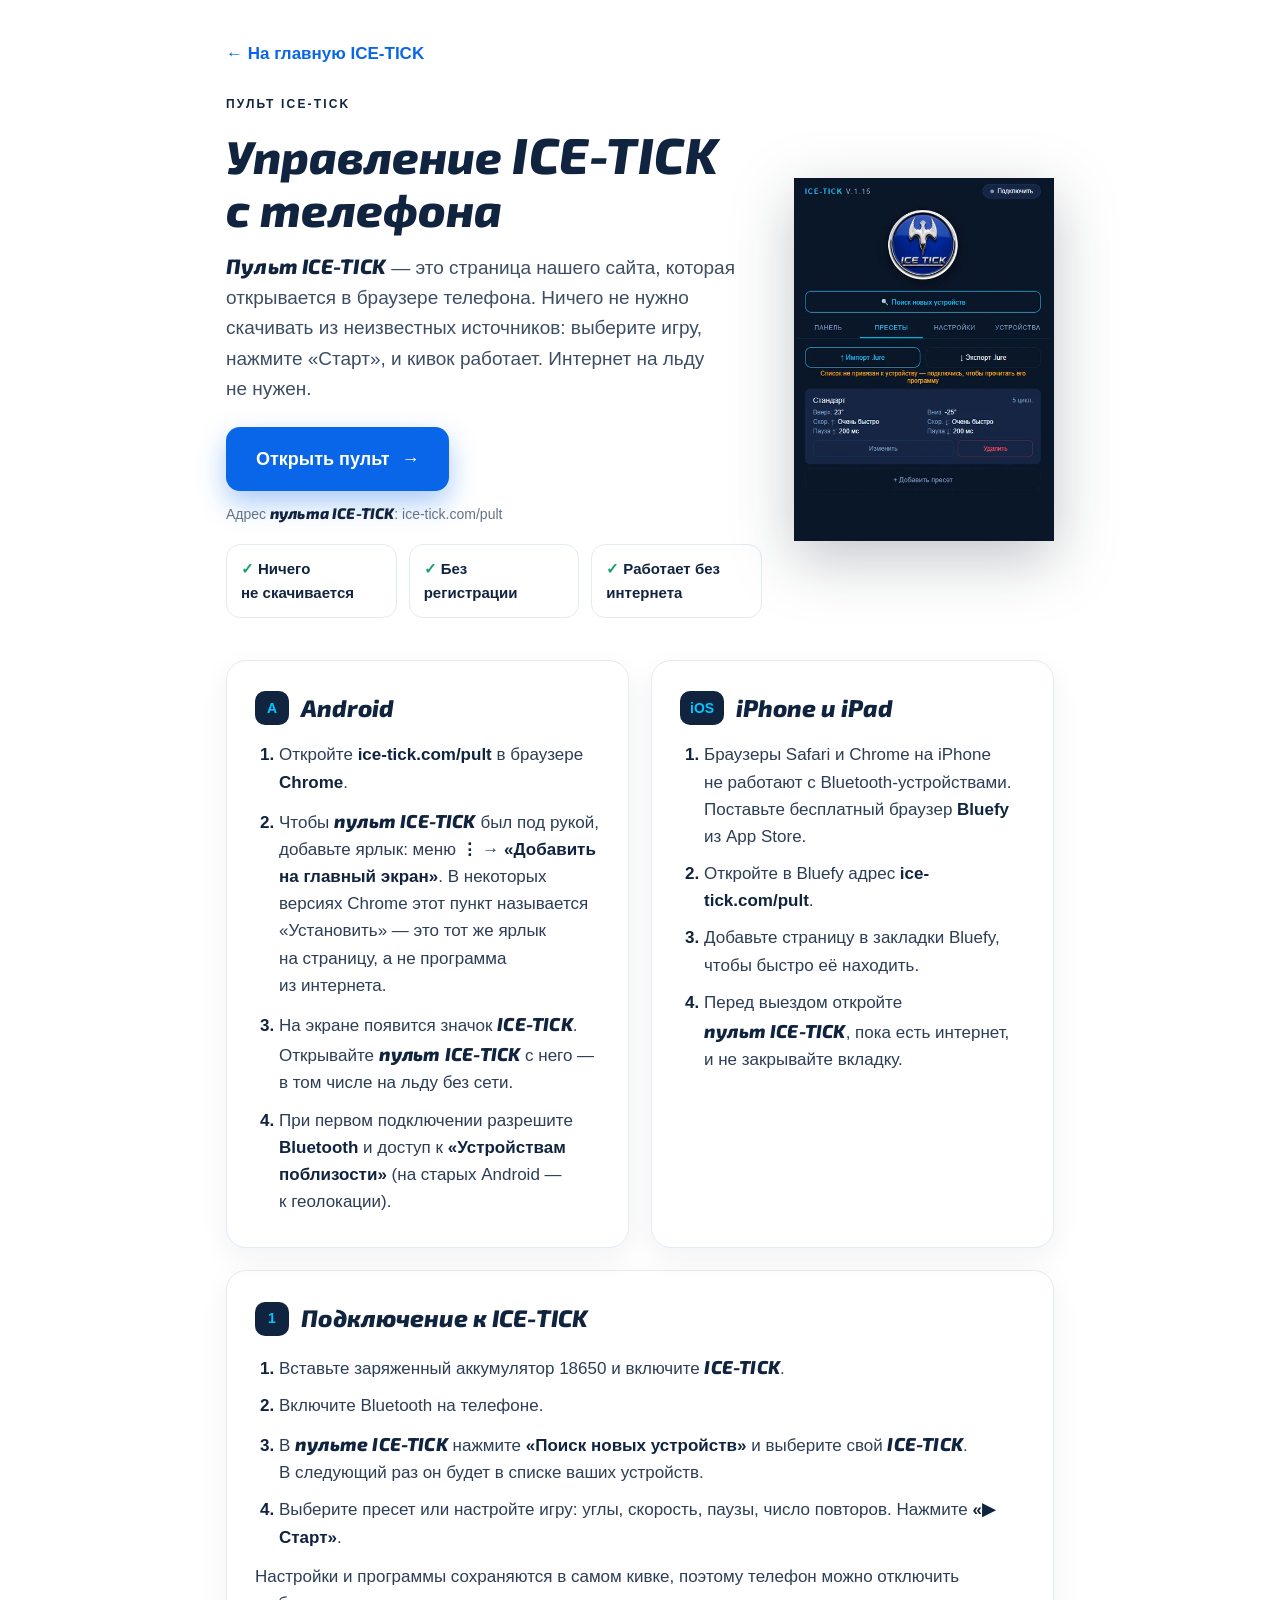
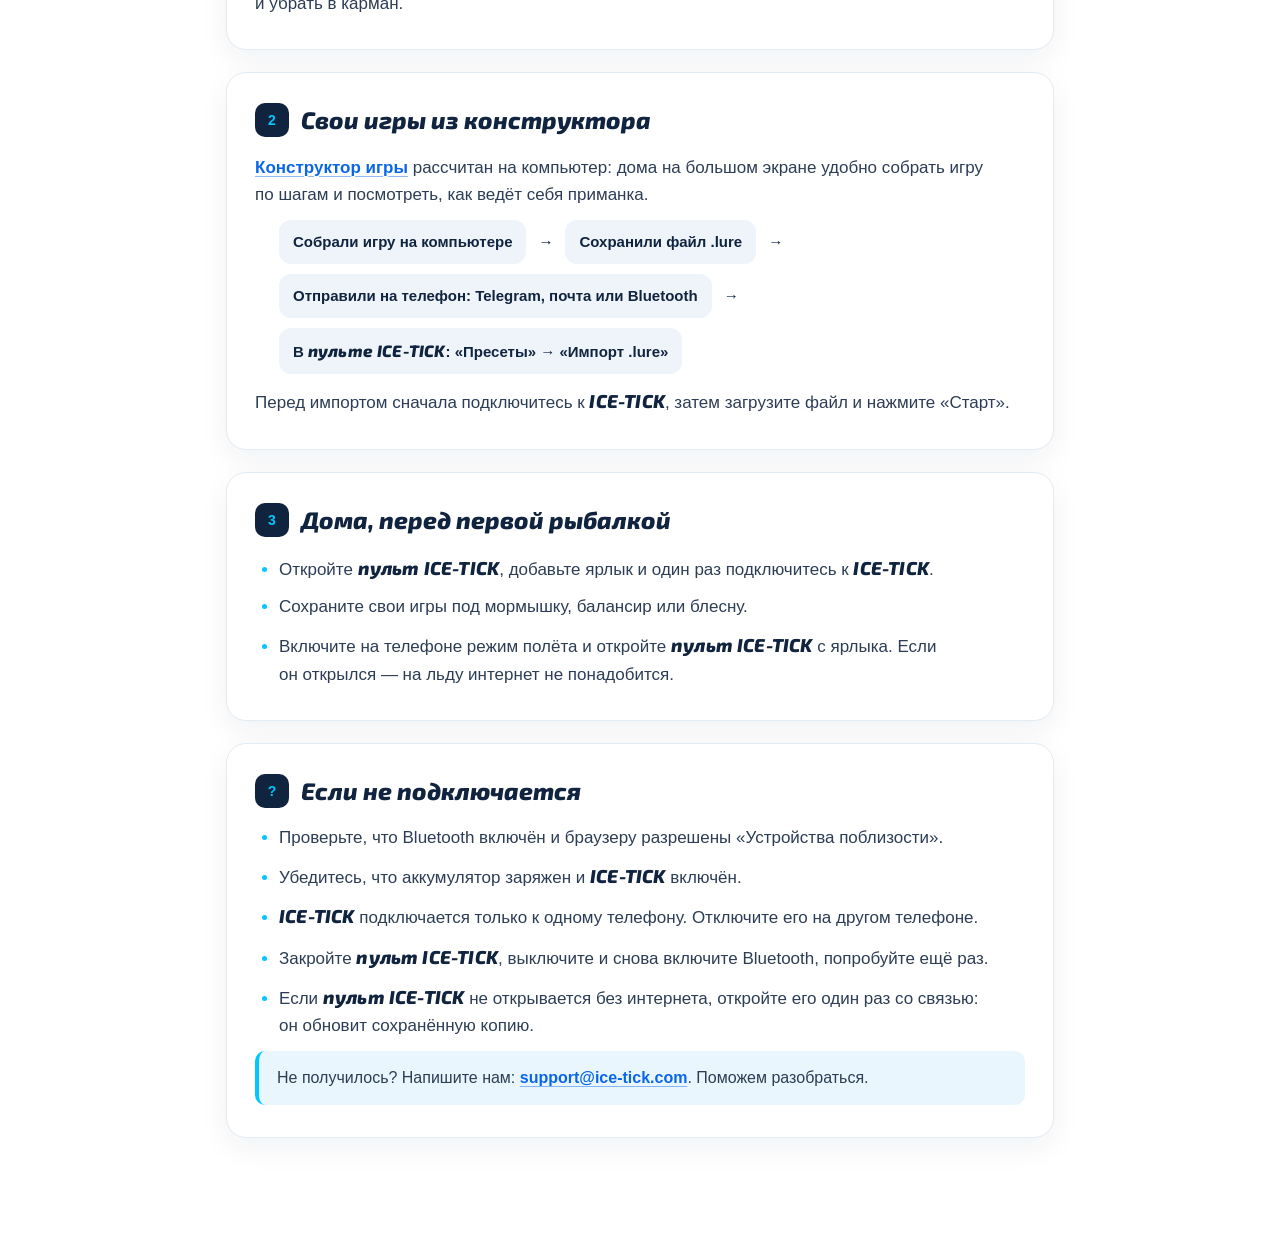
<file: app-help.html>
<!doctype html>
<html lang="ru">
<head>
<meta charset="utf-8">
<meta name="robots" content="noindex">
<meta http-equiv="refresh" content="0; url=pult-help.html">
<link rel="canonical" href="pult-help.html">
<title>Пульт ICE-TICK</title>
</head>
<body><p>Страница переехала: <a href="pult-help.html">Пульт ICE-TICK</a>.</p></body>
</html>
</file>
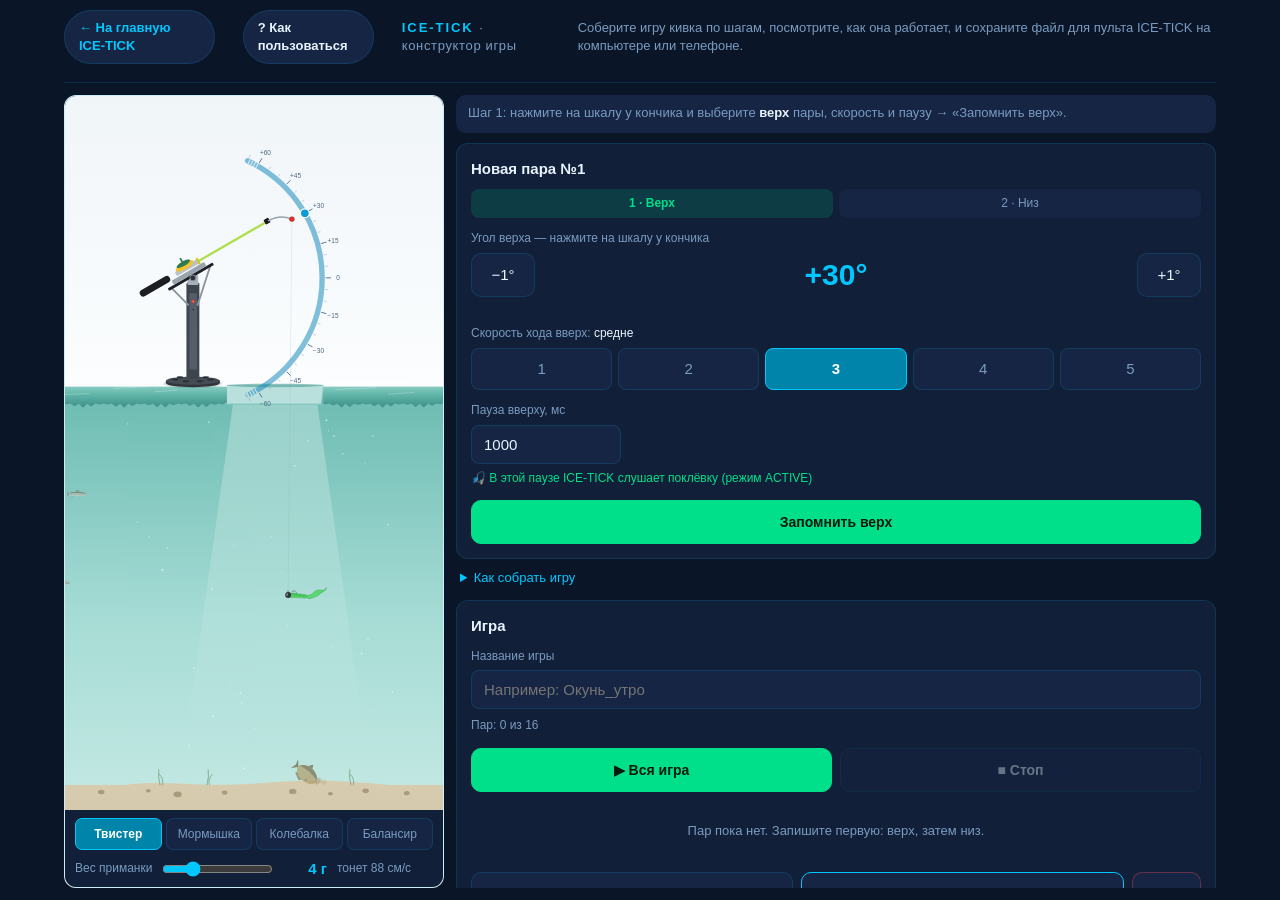
<file: constructor.html>
<!DOCTYPE html>
<html lang="ru">
<head>
<meta charset="UTF-8">
<meta name="viewport" content="width=device-width, initial-scale=1">
<meta name="theme-color" content="#0a1628">
<title>ICE-TICK · Конструктор игры</title>
<link rel="icon" type="image/png" href="img/favicon-64.png">
<!--
  ICE-TICK — конструктор игры, этап 1 (v0.19 — рыбы машут хвостом влево-вправо)
  v0.19: хвост рыб бьёт в сторону (виден как сужение/раскрытие плавника), а не вверх-вниз.
  v0.18: рыбы рождаются и исчезают только за видимым краем сцены (края считаются
         по факту ширины окна), при открытии заплывают по очереди.
  v0.17: крючок твистера жалом к головке; на фоне лещ клюёт дно, судаки и
         форели проплывают на случайной глубине, в случайную сторону, разного размера.
  v0.16: твистер — ребристое тело, хвост-лента; в покое свёрнут серпом,
         от малейшего движения распрямляется и идёт волной («незаконченная восьмёрка»).
  v0.15: формы «Джиг» больше нет (по решению 16.10); твистер остаётся.
         Сохранённый в браузере «джиг» открывается как твистер.
  v0.13: балансир — крючки жалом вверх, хвост меньше.
  v0.14: у джига и твистера ушко сверху груза; в покое хвост около горизонта
         (95°, не ниже 100°), на падении головка первой, хвост вверх; на
         резком взмахе хвост захлёстывает вниз до 170° и возвращается.
  v0.8: ICE-TICK по фото, пружинный кивок, инерция приманки.
  v0.10: масштаб 23 см от оси до кончика кивка; приманка тонет со своей
         скоростью (вес, форма, вода у льда), подтяжка SINK_K убрана; кивок
         короче и жёстче, один на все веса; ползунок веса 0,5–15 г.
  v0.11: пять форм — джиг, твистер, мормышка, колебалка, балансир; у каждой
         своя скорость погружения, рисунок и поведение на падении. Колебалка
         на падении случайно уходит в сторону, на подъёме идёт ровно; балансир
         горизонтален и уходит дугой. Форма и вес в .lure не попадают.
  v0.12: колебалка падает как лист — крючком вперёд, качаясь влево-вправо и
         сносясь в случайную сторону, крючок не выше кольца; балансир сносит
         дугой в случайную сторону; уход вбок задан долей от скорости падения;
         мормышка с наживкой тонет медленнее; дно на 4,6 см ниже нижней точки
         приманки; леска светлая и тонкая.
  v0.9: константы сверены с V.1.15i (все совпали); зона шкалы за рабочим
        пределом ±60° притушена; уточнены подписи про поклёвку и порядок импорта.
  Отдельная страница для сайта. Bluetooth не использует: собирает файл .lure,
  который открывает приложение ICE-TICK V.1.15 (Пресеты → Импорт .lure).

  Модель движения повторяет прошивку V.1.15i один в один:
   - пара = один пресет: подъём → пауза вверху → спуск → пауза внизу, × серия;
   - ход равномерный, время = |Δугол| × {22,14,9,5,2} мс/° по скорости 1..5;
   - после серии — следующая пара, после последней снова первая;
   - между парами углы свободны (nextCycle → beginMoveUp едет куда угодно);
   - внутри пары низ минимум на 1° ниже верха (clampDownAngle).
  В файл кладутся ТОЛЬКО пары и название. Блока biteSettings нет намеренно:
  приложение при импорте перезаписало бы им настройки клиента.
-->
<style>
:root{
  --bg:#0a1628;--bg2:#111f38;--bg3:#162544;
  --accent:#00c8ff;--accent2:#0084aa;
  --green:#00e08a;--red:#ff4557;--amber:#ffaa00;
  --text:#e8f4ff;--text2:#7a9bbf;--border:rgba(0,200,255,.14);
  --r:12px;
}
*{box-sizing:border-box;margin:0;padding:0;-webkit-tap-highlight-color:transparent}
html,body{background:var(--bg);color:var(--text);font:15px/1.4 'Helvetica Neue',Arial,sans-serif}
.wrap{max-width:1000px;margin:0 auto;padding:14px 12px 48px}

header{max-width:780px;margin:0 auto 12px}
.logo{font-size:13px;font-weight:700;letter-spacing:.15em;color:var(--accent);text-transform:uppercase}
.logo span{color:var(--text2);font-weight:400;letter-spacing:.05em;text-transform:none}
.sub{font-size:13px;color:var(--text2);margin-top:4px}
details.help{margin-top:8px;font-size:13px;color:var(--text2)}
details.help summary{cursor:pointer;color:var(--accent)}
details.help ol{margin:8px 0 0 18px}
details.help li{margin-bottom:4px}

.views{display:grid;grid-template-columns:1fr;gap:8px;max-width:780px;margin:0 auto 8px}
.view{position:relative;background:#eef4f8;border:1px solid var(--border);border-radius:var(--r);overflow:hidden;display:flex;flex-direction:column}
.view-head{background:var(--bg2);display:flex;justify-content:space-between;align-items:baseline;padding:7px 10px;font-size:12px;color:var(--text2)}
.view-head b{color:var(--accent);font-size:15px;font-variant-numeric:tabular-nums}
.view svg{display:block;width:100%;height:auto;flex:none;touch-action:none;user-select:none;-webkit-user-select:none}
#rod{cursor:pointer}
.forms{flex:none;display:grid;grid-template-columns:repeat(4,1fr);gap:4px;background:var(--bg2);padding:8px 10px 0}
.forms button{height:32px;border-radius:7px;border:1px solid var(--border);background:var(--bg3);color:var(--text2);font-size:12px;cursor:pointer;padding:0 2px;white-space:nowrap;overflow:hidden;text-overflow:ellipsis}
.forms button.on{background:var(--accent2);border-color:var(--accent);color:#fff;font-weight:600}
.lure-ctl{flex:none;display:flex;align-items:center;gap:10px;background:var(--bg2);padding:8px 10px;font-size:12px;color:var(--text2)}
.lure-ctl input{flex:1;min-width:0;accent-color:var(--accent)}
.lure-ctl b{color:var(--accent);font-size:15px;font-variant-numeric:tabular-nums;min-width:44px;text-align:right}
.lure-ctl span{font-variant-numeric:tabular-nums;min-width:96px}
/* На телефоне окна закреплены сверху: панель шага прокручивается под ними,
   и кивок остаётся на виду, пока жмёшь «Запомнить». */
@media (max-width:819px){
  .views{position:sticky;top:0;z-index:5;background:var(--bg);padding:6px 0 4px;margin-bottom:4px}
  .view svg{max-height:52vh}
  .forms{gap:3px;padding:6px 6px 0;grid-template-columns:repeat(4,auto)}
  .forms button{font-size:11px;height:30px;padding:0 3px;letter-spacing:-.2px}
}

.status{max-width:780px;margin:0 auto 12px;background:var(--bg3);border-radius:10px;padding:9px 12px;font-size:13px;color:var(--text2);min-height:38px}
.status b{color:var(--text);font-weight:600}

.lower{display:grid;gap:12px;grid-template-columns:1fr;max-width:780px;margin:0 auto}
@media (min-width:820px) and (max-width:1023px){.lower{grid-template-columns:1fr 1fr}}
.card{background:var(--bg2);border:1px solid var(--border);border-radius:var(--r);padding:14px}
h2{font-size:15px;font-weight:600}
.ph{display:flex;justify-content:space-between;align-items:center;margin-bottom:10px}
.lnk{background:none;border:none;color:var(--accent);font-size:13px;cursor:pointer;padding:4px 2px}

.steps{display:flex;gap:6px;margin-bottom:4px}
.steps span{flex:1;text-align:center;font-size:12px;padding:6px;border-radius:8px;background:var(--bg3);color:var(--text2)}
.steps .cur.up{background:rgba(0,224,138,.15);color:var(--green);font-weight:600}
.steps .cur.dn{background:rgba(255,170,0,.15);color:var(--amber);font-weight:600}
.steps .done{color:var(--text)}

.lbl{display:block;font-size:12px;color:var(--text2);margin:12px 0 6px}
.lbl b{color:var(--text);font-weight:500}
.angle-row{display:flex;align-items:center;gap:10px}
.angle-val{flex:1;text-align:center;font-size:30px;font-weight:600;color:var(--accent);font-variant-numeric:tabular-nums}
.stepbtn{width:64px;height:44px;border-radius:10px;border:1px solid var(--border);background:var(--bg3);color:var(--text);font-size:15px;cursor:pointer}
.speed{display:grid;grid-template-columns:repeat(5,1fr);gap:6px}
.speed button{height:42px;border-radius:8px;border:1px solid var(--border);background:var(--bg3);color:var(--text2);font-size:15px;cursor:pointer}
.speed button.on{background:var(--accent2);border-color:var(--accent);color:#fff;font-weight:600}
.text{width:100%;background:var(--bg3);border:1px solid var(--border);border-radius:8px;padding:10px 12px;color:var(--text);font-size:15px;outline:none}
.text:focus{border-color:var(--accent)}
.text.short{max-width:150px}
.edge{font-size:12px;color:var(--amber);text-align:center;margin-top:4px;min-height:1em}
.bite{font-size:12px;margin-top:6px}
.bite.ok{color:var(--green)}
.bite.no{color:var(--text2)}
.seg{display:grid;grid-template-columns:1fr 1fr;gap:6px;margin-top:12px}
.seg button{height:42px;border-radius:8px;border:1px solid var(--border);background:var(--bg3);color:var(--text2);font-size:14px;cursor:pointer;font-variant-numeric:tabular-nums}
.seg button.on.up{background:rgba(0,224,138,.14);border-color:var(--green);color:var(--green);font-weight:600}
.seg button.on.dn{background:rgba(255,170,0,.14);border-color:var(--amber);color:var(--amber);font-weight:600}
.warn{color:var(--amber);font-size:13px;margin-top:10px}

.btns,.play-row,.file-row{display:flex;gap:8px;margin-top:14px}
.btn{flex:1;min-height:44px;padding:10px 12px;border-radius:10px;border:1px solid var(--border);background:var(--bg3);color:var(--text);font-size:14px;font-weight:600;cursor:pointer}
.btn.primary{background:var(--green);border-color:var(--green);color:#031a0e}
.btn.accent{border-color:var(--accent);color:var(--accent)}
.btn.danger{flex:0 0 auto;color:var(--red);border-color:rgba(255,69,87,.35)}
.btn:disabled{opacity:.4;cursor:default}

.stats{font-size:12px;color:var(--text2);margin-top:8px}
#list{margin-top:12px}
.empty{font-size:13px;color:var(--text2);text-align:center;padding:18px 0}
.pair{display:flex;gap:8px;background:var(--bg3);border:1px solid transparent;border-radius:10px;padding:10px;margin-bottom:8px}
.pair.sel{border-color:var(--accent)}
.pair.playing{box-shadow:inset 3px 0 0 var(--green)}
.pair-main{flex:1;min-width:0;cursor:pointer}
.pair-top{display:flex;gap:8px;align-items:baseline;margin-bottom:4px}
.pnum{font-size:12px;color:var(--text2);font-variant-numeric:tabular-nums}
.pname{flex:1;font-weight:500;overflow:hidden;text-overflow:ellipsis;white-space:nowrap}
.cyc{font-size:12px;color:var(--text2)}
.pair-row{font-size:12.5px;color:var(--text2);font-variant-numeric:tabular-nums;white-space:nowrap;overflow:hidden;text-overflow:ellipsis}
.pair-row .a{font-weight:600}
.pair-row.up .a{color:var(--green)}
.pair-row.dn .a{color:var(--amber)}
.pair-act{display:grid;grid-template-columns:repeat(3,30px);gap:4px;align-self:center}
.pair-act button{height:30px;border-radius:7px;border:1px solid var(--border);background:var(--bg2);color:var(--text2);cursor:pointer;font-size:13px}
.pair-act button:disabled{opacity:.3;cursor:default}
.pair-act .del{color:var(--red)}
.foot{font-size:11.5px;color:var(--text2);margin-top:10px}

#toast{position:fixed;left:50%;bottom:20px;transform:translateX(-50%);background:var(--bg3);border:1px solid var(--border);padding:10px 18px;border-radius:20px;font-size:13px;opacity:0;transition:opacity .3s;pointer-events:none;z-index:9;max-width:90vw;text-align:center}
#toast.show{opacity:1}

/* ── ПК (от 1024 px): страница ровно в экран, без общей прокрутки ──
   Левая половина — кивок и вода, всегда видны.
   Правая — настройки; прокручивается только она (или только список пар). */
/* ── ПК (от 1024 px): страница ровно в экран, без общей прокрутки.
   Рабочая область — 90% ширины окна по центру. От 1400 px — три равные
   колонки по трети: сцена | настройки | пресеты. У настроек и у списка пар
   своя прокрутка, сцена не двигается никогда. */
@media (min-width:1024px){
  html,body{height:100%;overflow:hidden}
  .wrap{width:90vw;max-width:none;height:100vh;margin:0 auto;padding:0 0 12px;display:grid;column-gap:12px;
        grid-template-columns:minmax(0,1fr) minmax(0,2fr);grid-template-rows:auto minmax(0,1fr)}
  header{grid-column:1/-1;max-width:none;margin:0;padding:10px 0;display:flex;align-items:baseline;gap:16px;border-bottom:1px solid var(--border)}
  header .sub{margin:0}
  .views{grid-column:1;grid-row:2;display:flex;flex-direction:column;max-width:none;margin:0;padding:12px 0 0;min-height:0}
  .view{min-height:0}
  .view.scene{flex:1 1 0}
  .view svg{flex:1 1 0;min-height:0;height:100%;max-height:none}
  .side{grid-column:2;grid-row:2;min-height:0;display:flex;flex-direction:column;padding:12px 0 0}
  .status{max-width:none;margin:0 0 10px}
  .lower{flex:1 1 auto;min-height:0;max-width:none;margin:0;overflow-y:auto;grid-template-columns:1fr;align-content:start}
}
@media (min-width:1400px){
  .wrap{grid-template-columns:repeat(3,minmax(0,1fr))}
  .side,.lower{display:contents}
  .col-panel{grid-column:2;grid-row:2;margin-top:12px;overflow-y:auto;min-height:0;padding-right:2px}
  .card.game{grid-column:3;grid-row:2;margin-top:12px;display:flex;flex-direction:column;min-height:0;overflow:hidden}
  .card.game #list{flex:1 1 0;min-height:60px;overflow-y:auto;padding-right:4px}
  .card.game .file-row,.card.game .foot{flex:none}
}
.col-panel .help{margin:10px 4px 0}

/* Кнопка возврата на сайт (добавлено для сайта) */
.site-back{display:inline-flex;align-items:center;gap:6px;margin:0 12px 8px 0;padding:8px 14px;border-radius:999px;
  border:1px solid var(--border);background:var(--bg3);color:var(--accent);font-size:13px;font-weight:600;text-decoration:none;
  transition:border-color .2s,background .2s}
.site-back:hover{border-color:var(--accent);background:var(--bg2)}
.site-back:focus-visible{outline:2px solid var(--accent);outline-offset:2px}

/* FAQ конструктора (добавлено для сайта) */
.site-faq{color:var(--text)}
.cfaq{display:none;position:fixed;inset:0;z-index:50;overflow-y:auto;background:rgba(5,12,24,.86);-webkit-backdrop-filter:blur(6px);backdrop-filter:blur(6px);padding:max(24px,env(safe-area-inset-top)) 16px 40px}
.cfaq:target{display:block}
.cfaq__box{position:relative;max-width:880px;margin:0 auto;background:var(--bg);border:1px solid var(--border);border-radius:18px;padding:28px 28px 26px}
.cfaq__close{position:absolute;right:14px;top:10px;width:40px;height:40px;display:grid;place-items:center;border-radius:50%;color:var(--text2);font-size:28px;text-decoration:none}
.cfaq__close:hover{color:var(--accent);background:var(--bg2)}
.cfaq__foot{display:flex;flex-wrap:wrap;gap:10px;margin-top:22px}
@media (max-width:600px){.cfaq__box{padding:22px 16px 20px}.cfaq__h{font-size:23px;padding-right:36px}}
.cfaq__h{font-size:28px;font-weight:800;color:var(--text);margin:0 0 8px}
.cfaq__lead{color:var(--text2);margin:0 0 22px;font-size:15px}
.cfaq__list{display:grid;gap:10px}
.cfaq__item{background:var(--bg2);border:1px solid var(--border);border-radius:12px;padding:0 18px;transition:border-color .2s}
.cfaq__item[open]{border-color:rgba(0,200,255,.4)}
.cfaq__item summary{cursor:pointer;list-style:none;padding:16px 28px 16px 0;position:relative;font-weight:700;font-size:16px;color:var(--text)}
.cfaq__item summary::-webkit-details-marker{display:none}
.cfaq__item summary::after{content:"+";position:absolute;right:0;top:12px;font-size:22px;color:var(--accent);font-weight:400}
.cfaq__item[open] summary::after{content:"×"}
.cfaq__a{color:var(--text2);font-size:15px;line-height:1.55;padding:0 0 16px}
.cfaq__a ol{margin:6px 0 8px;padding-left:20px}
.cfaq__a li{margin:4px 0}
.cfaq__a b{color:var(--text)}

/* Демо-режим для главной страницы сайта (constructor.html?demo): только сцена, игра по кругу */
body.demo,body.demo html{background:transparent!important;overflow:hidden!important;margin:0}
body.demo .wrap{display:block!important;width:100vw!important;height:100vh!important;max-width:none!important;margin:0!important;padding:0!important}
body.demo header,body.demo aside.side,body.demo .view-head,body.demo .cfaq,body.demo .toast,body.demo #toast{display:none!important}
body.demo .views{position:static!important;display:flex!important;flex-direction:column;height:100vh;max-width:none!important;margin:0!important;padding:0!important;background:none!important}
body.demo .view.scene{flex:1 1 0;min-height:0;border-radius:10px}
body.demo .view svg{flex:1 1 0;min-height:0;height:100%;max-height:none!important;cursor:default}
body.demo .forms{grid-template-columns:repeat(4,1fr)!important;gap:6px!important;padding:12px 12px 0!important}
body.demo .forms button{height:46px!important;font-size:17px!important;border-radius:9px!important}
body.demo .lure-ctl{padding:12px!important;font-size:17px!important}
body.demo .lure-ctl b{font-size:22px!important}
body.demo *{pointer-events:none!important}
</style>
</head>
<body>
<div class="wrap">

  <header>
    <a class="site-back" href="index.html">← На главную ICE-TICK</a>
    <a class="site-back site-faq" href="#faq">? Как пользоваться</a>
    <div class="logo">ICE-TICK <span>· конструктор игры</span></div>
    <p class="sub">Соберите игру кивка по шагам, посмотрите, как она работает, и сохраните файл для пульта ICE-TICK на компьютере или телефоне.</p>
  </header>

  <!-- Левая половина: то, на что смотрят. На ПК всегда на экране. -->
  <main class="views">
    <div class="view scene">
      <div class="view-head"><span>ICE-TICK и приманка</span><b id="angleBig">0°</b></div>
      <svg id="rod" viewBox="0 0 400 1194" overflow="visible" aria-label="Кивок, лунка и приманка у дна"></svg>
      <div class="forms" id="forms" role="group" aria-label="Приманка"></div>
      <div class="lure-ctl">
        <label for="wt">Вес приманки</label>
        <input type="range" id="wt" min="0.5" max="15" step="0.5" value="4">
        <b id="wtVal"></b>
        <span id="wtSink"></span>
      </div>
    </div>
  </main>

  <!-- Правая половина: всё, чем управляют. Прокручивается сама по себе. -->
  <aside class="side">

    <div class="lower">
      <div class="col-panel">
        <div id="status" class="status"></div>
        <section class="card" id="panel"></section>
        <details class="help">
          <summary>Как собрать игру</summary>
          <ol>
            <li>Кликните по шкале у кончика — кивок встанет на этот угол. Выберите скорость и паузу, нажмите «Запомнить верх».</li>
            <li>Так же выберите низ, задайте серию (сколько раз повторить пару) и нажмите «Запомнить низ». Пара готова.</li>
            <li>Кликните по паре в списке, чтобы изменить её, и сразу смотрите результат кнопкой «▶ Эта пара».</li>
            <li>«Сохранить .lure» → в пульте ICE-TICK <b>сначала подключитесь к устройству</b>, затем откройте «Пресеты» → «Импорт .lure» и нажмите «Старт». Если импортировать до подключения, при подключении прибор заменит список своей программой.</li>
          </ol>
        </details>
      </div>

      <section class="card game">
        <h2>Игра</h2>
        <label class="lbl" for="gameName">Название игры</label>
        <input id="gameName" class="text" maxlength="60" placeholder="Например: Окунь_утро">
        <div class="stats" id="stats"></div>
        <div class="play-row">
          <button class="btn primary" id="btnPlay">▶ Вся игра</button>
          <button class="btn" id="btnStop" disabled>■ Стоп</button>
        </div>
        <div id="list"></div>
        <div class="file-row">
          <button class="btn" id="btnOpen">Открыть .lure</button>
          <button class="btn accent" id="btnSave">Сохранить .lure</button>
          <button class="btn danger" id="btnNew" title="Начать новую игру">Новая</button>
        </div>
        <p class="foot">🎣 — в этой паузе ICE-TICK слушает поклёвку. Верно для заводских настроек: режим ACTIVE и время поклёвки 100 мс, тогда нужна пауза от 0,82 с. В режиме ECO поклёвку прибор не слушает.</p>
      </section>
    </div>
  </aside>

  <input type="file" id="file" accept=".lure,.json" hidden>
  <div id="toast"></div>
</div>

<script>
'use strict';

// ── Константы прошивки V.1.15i ────────────────────────────────
const SPEED_MS  = [0, 22, 14, 9, 5, 2];          // speedMsPerDeg()
const SPEED_LBL = ['', 'очень медленно', 'медленно', 'средне', 'быстро', 'очень быстро'];
const A_MAX     = 65;                             // ANGLE_RANGE_MAX — шкала ввода
// WORK_LIMIT_DEFAULT: докуда гарантированно едет любой прибор (до калибровки).
// После калибровки — до ±64 (WORK_LIMIT_MAX). Углы дальше прибор тихо срежет,
// пресет при этом не портится — поэтому шкалу не урезаем, а только притушаем.
const A_SAFE    = 60;
const MAX_P     = 16;                             // MAX_PRESETS
// Минимальная пауза, при которой плата взводит детект поклёвки при заводском
// «времени поклёвки» 100 мс: BASE_WINDOW_MS 600 + BITE_SMOOTH_N*40 120 + 100.
const BITE_MIN  = 820;
// Имя пресета в прошивке — char[24]: 23 БАЙТА UTF-8. Кириллица занимает по
// 2 байта, и strlcpy на плате разрезал бы букву пополам — режем здесь.
const NAME_BYTES = 23;
const PAUSE_MAX = { up: 5000, down: 10000 };      // как поля приложения
const PHASE     = ['Подъём', 'Пауза ↑', 'Спуск', 'Пауза ↓'];

// ── Геометрия сцены (пропорции по фото ICE-TICK) ──────────────
// Удочка — жёсткий рычаг; вся «живость» в пружинном кивке на конце хлыста.
const PV     = { x: 96, y: 250 };   // ось площадки
const LR     = 160;                  // от оси до зажима кивка
const ROD_H  = 20;                   // удочка лежит на площадке, выше оси
const LK     = 40;                   // длина кивка (v0.10: короче, ≈4.6 см)
const DROOP  = 18 * Math.PI / 180;   // кивок изогнут вниз и без груза
const R      = LR + LK + 20;         // радиус шкалы

// ── Физика в реальных единицах (v0.10) ────────────────────────
// Масштаб: от оси площадки до кончика кивка 23 см (замер ICE-TICK, удочка 35 см).
// Внутри физика считает в px и секундах, все силы пересчитаны из СИ через S.
const S       = (LR + LK) / 0.23;    // px на метр (~870)
const RHO_W   = 1000;                // вода у льда, кг/м³
const NU_W    = 1.67e-6;             // кинематическая вязкость при ~2 °C, м²/с
const GRAV    = 9.81;
// Кивок один на все веса: короткий и жёсткий. 15 г гнут его сильно (≈2.5 см),
// 0.5 г — едва заметно (≈1 мм).
const K_KIV   = 5.4;                 // жёсткость кивка, Н/м
const MK      = 0.0003;              // масса кончика кивка, кг
const KK      = K_KIV / MK;          // то же на единицу массы кончика, 1/с²
const CK      = 80;                  // затухание кивка, 1/с
const SUB     = 10;                  // подшагов физики на кадр

// ── Пять форм приманки (v0.11). Расчёт тот же, что в документе «Физика приманки».
//  sphere — головка-шар (сопротивление по Re) + силиконовое тело, если есть;
//  plate  — пластина (колебалка, балансир): размер растёт с весом как ∛m.
//  mode   — как ведёт себя в воде:
//    jig   — ушко сверху головки, на слабой леске планирует в сторону (твистер);
//    hang  — висит отвесно, почти не планирует (мормышка);
//    spoon — падает как лист: крючком вперёд, качаясь влево-вправо, в целом
//            сносится в случайную сторону; крючок никогда не выше кольца; на подъёме ровно;
//    bal   — горизонтально; на падении уходит дугой в случайную сторону, леска возвращает.
//  glide  — v0.12: во сколько раз боковая скорость меньше скорости падения
//           (0.7 = на 10 см вниз 7 см вбок). Для колебалки — множитель к tg угла блесны.
//  bait   — сопротивление наживки, м² (мормышка с мотылём тонет медленнее).
//  botR   — сколько приманки ниже точки крепления лески, px (касание дна).
const RHO_SIL = 1100;
const BODY_V  = Math.PI * 0.0025 * 0.0025 * 0.04 * 0.7;   // объём силиконового тела, м³
const BODY_CDA = 0.000048;                                 // сопротивление тела, м²
const FORMS = {
  twister:   { name: 'Твистер',   kind: 'sphere', rho: 11340, cdk: 1.0, body: true,  tail: 0.87, mode: 'jig',   glide: 0.30, botR: 5 },
  mormyshka: { name: 'Мормышка',  kind: 'sphere', rho: 19300, cdk: 1.3, body: false, tail: 1.00, mode: 'hang',  glide: 0.05, botR: 4, bait: 1.2e-4 },
  spoon:     { name: 'Колебалка', kind: 'plate',  rho: 8000,  L0: 0.037, m0: 0.004, wr: 0.17, cf: 0.35, mode: 'spoon', glide: 0.90, botR: 4 },
  balancer:  { name: 'Балансир',  kind: 'plate',  rho: 10000, L0: 0.045, m0: 0.006, wr: 0.22, cf: 0.55, mode: 'bal',   glide: 0.70, botR: 8 }
};
const FORM_KEYS = Object.keys(FORMS);
// Цвет твистера (v0.16) — меняется здесь одной строкой
const TW_COL = { body: '#4fd864', ring: '#2a9a3c', belly: '#b6f5bd', edge: '#1f7a30', tail: 'rgba(78,216,100,.88)' };
const W_MIN = 0.5, W_MAX = 15, W_DEF = 4;                 // ползунок веса, г
function cdSphere(re) { return 24 / re * (1 + 0.15 * Math.pow(re, 0.687)) + 0.42 / (1 + 42500 / Math.pow(re, 1.16)); }
function lureModel(form, grams) {
  if (!FORMS[form]) form = 'twister';
  const F = FORMS[form], m = grams / 1000, V = m / F.rho;
  let W, mEff, v;
  if (F.kind === 'sphere') {
    const d = Math.cbrt(6 * V / Math.PI), A = Math.PI * d * d / 4, bv = F.body ? BODY_V : 0;
    W = (m * (1 - RHO_W / F.rho) + bv * (RHO_SIL - RHO_W)) * GRAV;            // вес в воде, Н
    mEff = m + bv * RHO_SIL + 0.5 * RHO_W * (V + bv);                         // + присоединённая вода
    v = 0.5;
    for (let i = 0; i < 200; i++) {
      const cda = F.cdk * cdSphere(Math.max(v * d / NU_W, 1)) * A + (F.body ? BODY_CDA : 0) + (F.bait || 0);
      v = 0.5 * v + 0.5 * Math.sqrt(2 * W / (RHO_W * cda));
    }
    v *= F.tail;
  } else {
    const len = F.L0 * Math.cbrt(m / F.m0), wid = F.wr * len;
    W = m * (1 - RHO_W / F.rho) * GRAV;
    mEff = m + 0.5 * RHO_W * V + 0.25 * RHO_W * wid * wid * len;              // пластина тащит за собой больше воды
    v = Math.sqrt(2 * W / (RHO_W * F.cf * len * wid));
  }
  const sc = Math.min(1.55, Math.max(0.6, Math.cbrt(grams / W_DEF)));          // масштаб рисунка
  return { form, F, grams, W, mEff, acc: W / mEff * S, vt: v * S, vtCm: v * 100, sc, botR: F.botR * sc };
}
let L = lureModel('twister', W_DEF);  // текущая приманка (меняют кнопки формы и ползунок)

// Зажим кивка и кончик кивка в покое при угле площадки a (градусы).
function clipPoint(aDeg) {
  const a = aDeg * Math.PI / 180, c = Math.cos(a), s = Math.sin(a);
  return { x: PV.x + LR * c - ROD_H * s, y: PV.y - LR * s - ROD_H * c };
}
function kivokRest(aDeg) {
  const k = clipPoint(aDeg), b = aDeg * Math.PI / 180 - DROOP;
  return { x: k.x + LK * Math.cos(b), y: k.y - LK * Math.sin(b) };
}

// Кончик кивка в покое под весом приманки: кивок не растягивается, а гнётся
// (кончик ходит по дуге вокруг зажима), поэтому равновесие ищем итерациями.
function staticTip(aDeg, W = L.W) {
  const k = clipPoint(aDeg), r = kivokRest(aDeg);
  const f = W * S / MK, al = 0.3 / KK;   // нагрузка на кончик, px/с²; шаг релаксации
  let x = r.x, y = r.y;
  for (let i = 0; i < 400; i++) {
    x += al * KK * (r.x - x); y += al * (KK * (r.y - y) + f);
    const dx = x - k.x, dy = y - k.y, d = Math.hypot(dx, dy) || 1;
    x = k.x + dx / d * LK; y = k.y + dy / d * LK;
  }
  return { x, y };
}
// Лёд: кончик кивка с самой тяжёлой приманкой на −65° висит над ним ≈ в 1 см.
const W_REF    = Math.max(...FORM_KEYS.map(f => lureModel(f, W_MAX).W));   // самая тяжёлая из форм
const TIP_LOW  = staticTip(-65, W_REF).y;
const ICE_TOP  = Math.round(TIP_LOW + 6);
const ICE_BOT  = ICE_TOP + 34;
// Лунка широкая: кончик на всём ходе стоит над ней, леска не трётся о лёд.
const HOLE_L   = Math.round(Math.min(staticTip(65, W_REF).x, staticTip(-65, W_REF).x) - 30);
const HOLE_R   = Math.round(clipPoint(0).x + LK + 22);   // кивок, вытянутый в струну на 0°
const HX       = Math.round((HOLE_L + HOLE_R) / 2);
// Дно: воды в полтора раза больше, чем места над льдом, плюс запас BOT_CLEAR (v0.12):
// даже в самой нижней точке (−65°) приманка до дна не достаёт.
const BOT_CLEAR = 40;                // ≈4.6 см между приманкой на −65° и дном
const BOT_Y    = ICE_BOT + Math.round(ICE_TOP * 1.4) + BOT_CLEAR;
const SCENE_H  = BOT_Y + 44;
const HEAD_R   = 5;                  // джиг-головка
// Длина лески: на −65° приманка висит на BOT_CLEAR выше дна. Кивок под разным
// весом гнётся по-разному, поэтому леску «перевязываем» при смене веса —
// как рыбак, выставляя глубину.
const lineFor  = (W, botR) => (BOT_Y - BOT_CLEAR - botR) - staticTip(-65, W).y;
let   LLINE    = lineFor(L.W, L.botR);
const STORE = 'iceTickConstructor_v1';

// ── Утилиты ───────────────────────────────────────────────────
const $ = id => document.getElementById(id);
const NS = 'http://www.w3.org/2000/svg';
function el(tag, attrs, parent) {
  const e = document.createElementNS(NS, tag);
  for (const k in attrs) e.setAttribute(k, attrs[k]);
  if (parent) parent.appendChild(e);
  return e;
}
const clamp = (v, lo, hi) => Math.min(hi, Math.max(lo, v));
const rad = d => d * Math.PI / 180;
function pt(r, a) { return { x: PV.x + r * Math.cos(rad(a)), y: PV.y - r * Math.sin(rad(a)) }; }
function arcD(r, a1, a2) {
  const s = pt(r, a1), e = pt(r, a2);
  return `M${s.x.toFixed(1)},${s.y.toFixed(1)} A${r},${r} 0 0 0 ${e.x.toFixed(1)},${e.y.toFixed(1)}`;
}
const fmtA = a => (a > 0 ? '+' : a < 0 ? '−' : '') + Math.abs(a) + '°';
const fmtS = ms => (ms / 1000).toLocaleString('ru-RU', { maximumFractionDigits: 2 }) + ' с';
function fmtDur(ms) {
  const s = Math.round(ms / 1000);
  if (s < 60) return s + ' с';
  const m = Math.floor(s / 60);
  return m + ' мин' + (s % 60 ? ' ' + (s % 60) + ' с' : '');
}
function esc(s) {
  return String(s).replace(/[&<>"']/g, c => ({ '&': '&amp;', '<': '&lt;', '>': '&gt;', '"': '&quot;', "'": '&#39;' }[c]));
}
const enc = new TextEncoder();
function utf8Trim(s, max) {
  const a = Array.from(s);
  while (a.length && enc.encode(a.join('')).length > max) a.pop();
  return a.join('');
}
function num(v, d) { v = parseInt(v, 10); return Number.isFinite(v) ? v : d; }

// Приводим пару к тем же пределам, что и прошивка. Понимает и формат
// приложения (upAngle…), и короткий формат протокола (ua…).
function normPreset(p, i) {
  p = p || {};
  const up = clamp(num(p.upAngle ?? p.ua, 45), -A_MAX + 1, A_MAX);
  const dn = clamp(num(p.downAngle ?? p.da, 0), -A_MAX, up - 1);
  const fallback = 'Пара ' + (i + 1);
  return {
    name:      utf8Trim(String(p.name ?? p.nm ?? fallback), NAME_BYTES) || fallback,
    upAngle:   up,
    upSpeed:   clamp(num(p.upSpeed ?? p.us, 2), 1, 5),
    upPause:   clamp(num(p.upPause ?? p.up, 200), 0, PAUSE_MAX.up),
    downAngle: dn,
    downSpeed: clamp(num(p.downSpeed ?? p.ds, 2), 1, 5),
    downPause: clamp(num(p.downPause ?? p.dp, 3000), 0, PAUSE_MAX.down),
    cycles:    clamp(num(p.cycles ?? p.cy, 10), 1, 999)
  };
}

// ── Состояние ─────────────────────────────────────────────────
function loadStore() {
  try {
    const d = JSON.parse(localStorage.getItem(STORE));
    if (d && Array.isArray(d.presets))
      return { name: d.name || '', presets: d.presets.slice(0, MAX_P).map(normPreset) };
  } catch (e) {}
  return { name: '', presets: [] };
}
function persist() { try { localStorage.setItem(STORE, JSON.stringify(game)); } catch (e) {} }

let game = loadStore();
let presets = game.presets;
let mode = 'record';        // 'record' — запись новой пары, 'edit' — правка выбранной
let draft = null;           // записанный «верх» незаконченной пары
let insertAt = null;        // куда вставить новую пару (null — в конец)
let sel = -1;               // выбранная пара в режиме правки
let part = 'up';            // какую точку пары правим
const rec = { angle: 30, speed: 3, pauseUp: 1000, pauseDown: 3000, cycles: 5 };
const rod = { a: 0, target: 30, mpd: SPEED_MS[3], prev: 0 };
let play = null;

const AUTO = /^Пара \d+$/;
function renumber() { presets.forEach((p, i) => { if (AUTO.test(p.name)) p.name = 'Пара ' + (i + 1); }); }

function range() {
  if (mode === 'edit') {
    const p = presets[sel];
    return part === 'up' ? [p.downAngle + 1, A_MAX] : [-A_MAX, p.upAngle - 1];
  }
  return draft ? [-A_MAX, draft.upAngle - 1] : [-A_MAX + 1, A_MAX];
}
const workPart  = () => mode === 'edit' ? part : (draft ? 'down' : 'up');
const workAngle = () => mode === 'edit' ? presets[sel][part + 'Angle'] : rec.angle;
const workSpeed = () => mode === 'edit' ? presets[sel][part + 'Speed'] : rec.speed;
const workPause = () => mode === 'edit' ? presets[sel][part + 'Pause'] : (draft ? rec.pauseDown : rec.pauseUp);

// Кивок едет к рабочему углу с выбранной скоростью — так видно, как
// быстро будет ходить именно этот шаг.
function aim() {
  if (play) return;
  rod.target = workAngle();
  rod.mpd = SPEED_MS[workSpeed()];
}

function setAngle(a) {
  const [lo, hi] = range();
  a = clamp(Math.round(a), lo, hi);
  if (mode === 'edit') { presets[sel][part + 'Angle'] = a; persist(); renderList(); }
  else rec.angle = a;
  aim(); updatePanelLive(); drawArcState();
}

function setSpeed(v) {
  if (mode === 'edit') { presets[sel][part + 'Speed'] = v; persist(); renderList(); }
  else rec.speed = v;
  document.querySelectorAll('.speed button').forEach(b => b.classList.toggle('on', +b.dataset.spd === v));
  const l = $('pSpdLbl'); if (l) l.textContent = SPEED_LBL[v];
  aim();
}

function setPause(raw, final) {
  let n = parseInt(raw, 10);
  if (!Number.isFinite(n)) { if (!final) return; n = 0; }
  const wp = workPart();
  n = clamp(n, 0, PAUSE_MAX[wp]);
  if (mode === 'edit') { presets[sel][wp + 'Pause'] = n; persist(); renderList(); }
  else if (draft) rec.pauseDown = n; else rec.pauseUp = n;
  if (final) $('pPause').value = n;
  updatePanelLive();
}

function setCycles(raw, final) {
  let n = parseInt(raw, 10);
  if (!Number.isFinite(n)) { if (!final) return; n = 1; }
  n = clamp(n, 1, 999);
  if (mode === 'edit') { presets[sel].cycles = n; persist(); renderList(); }
  else rec.cycles = n;
  if (final) $('pCycles').value = n;
}

function remember() {
  if (!draft) {
    if (presets.length >= MAX_P) { toast('Максимум ' + MAX_P + ' пар'); return; }
    draft = { upAngle: rec.angle, upSpeed: rec.speed, upPause: rec.pauseUp };
    rec.angle = clamp(rec.angle - 30, -A_MAX, draft.upAngle - 1);
  } else {
    const idx = insertAt === null ? presets.length : insertAt;
    presets.splice(idx, 0, {
      name: 'Пара ' + (idx + 1), ...draft,
      downAngle: rec.angle, downSpeed: rec.speed, downPause: rec.pauseDown, cycles: rec.cycles
    });
    if (insertAt !== null) insertAt = (idx + 1 < presets.length) ? idx + 1 : null;
    draft = null;
    rec.angle = clamp(rec.angle + 30, -A_MAX + 1, A_MAX);   // следующий верх — в допустимой зоне
    renumber(); persist(); renderList();
    toast('Пара №' + (idx + 1) + ' записана');
  }
  renderPanel(); aim(); drawArcState(); updateStatus();
}


// ── Фоновые рыбы (v0.17) — только для красоты, на физику приманки не влияют ──
// Рисунки в своих координатах: голова по +x, хвост по −x, длина ≈ 50–60 px при масштабе 1.
// Хвостовой плавник — отдельная группа, качается вокруг стебля хвоста.
const FISH_ART = {
  zander: {   // судак: вытянутый, серо-зелёный, тёмные поперечные полосы, два спинных, большой стеклянный глаз
    tailX: -29,
    draw(g, t) {
      el('path', { d: 'M-29,0 L-42,-9 L-39,0 L-42,9 Z', fill: '#75806c' }, t);
      el('path', { d: 'M12,-7.4 L10,-14 L5,-12.5 L0,-14 L-6,-7.4 Z', fill: '#78826d' }, g);
      [[8, -12], [2, -12.4], [-3, -11]].forEach(([x, y]) => el('circle', { cx: x, cy: y, r: 0.9, fill: '#3b4236' }, g));
      el('path', { d: 'M-9,-7 L-11,-12 L-20,-9 L-22,-4.6 Z', fill: '#78826d' }, g);
      el('path', { d: 'M-10,6.4 L-14,11 L-20,9 L-21,4.2 Z', fill: '#8a9480' }, g);
      el('path', { d: 'M30,0 C26,-6 12,-8.5 -6,-7.5 C-18,-6.5 -26,-3 -30,-1 L-30,1 C-26,3 -18,6 -6,6.5 C12,7 26,5 30,0 Z', fill: '#9aa58f' }, g);
      el('path', { d: 'M28,2 C14,6 -10,6 -28,1.5', fill: 'none', stroke: '#dfe4d6', 'stroke-width': 2, opacity: 0.7 }, g);
      [16, 8, 0, -8, -16].forEach(x => el('path', { d: `M${x},-7.6 q-2,4 -1,8`, fill: 'none', stroke: 'rgba(45,55,40,.45)', 'stroke-width': 2.6 }, g));
      el('path', { d: 'M12,6 l-4,5 l-3,-4 Z', fill: '#8a9480' }, g);
      el('circle', { cx: 22, cy: -2.2, r: 2.5, fill: '#ece5c4' }, g);
      el('circle', { cx: 22.4, cy: -2.2, r: 1.2, fill: '#222' }, g);
      el('path', { d: 'M30,0.6 L24,1.6', stroke: '#4a5244', 'stroke-width': 0.6 }, g);
    }
  },
  trout: {    // форель: торпеда, оливковая спина, серебристые бока, розовая полоса, чёрные точки, жировой плавник
    tailX: -25,
    draw(g, t) {
      el('path', { d: 'M-25,0 L-37,-8 L-34.5,0 L-37,8 Z', fill: '#6d7a60' }, t);
      el('path', { d: 'M6,-7.4 L2,-13 L-6,-11.6 L-8,-7 Z', fill: '#76845f' }, g);
      el('path', { d: 'M-12,6 L-15,10.5 L-20,8.6 L-19,5 Z', fill: '#9aa58f' }, g);
      el('path', { d: 'M28,0 C25,-6 10,-8 -6,-7 C-18,-6 -24,-3.5 -26,-1.2 L-26,1.2 C-24,3.5 -18,6 -6,6.6 C10,7.2 25,5 28,0 Z', fill: '#c3ccbe' }, g);
      el('path', { d: 'M28,-1 C22,-6 8,-8 -6,-7 C-16,-6.2 -22,-4 -26,-1.4 C-14,-3.5 4,-4.5 28,-1 Z', fill: '#5f6f4c' }, g);
      el('path', { d: 'M24,0.6 C10,-0.4 -10,-0.4 -25,0', fill: 'none', stroke: 'rgba(222,110,135,.75)', 'stroke-width': 2.4 }, g);
      for (let i = 0; i < 16; i++) el('circle', { cx: (20 - i * 2.8 + (i % 2) * 1.2).toFixed(1), cy: (-4.2 + (i % 3) * 1.4).toFixed(1), r: 0.55, fill: '#2b2b2b' }, g);
      el('path', { d: 'M-16,-5.8 q-1.6,-3 -4,-0.4', fill: '#76845f' }, g);
      el('circle', { cx: 21, cy: -1.8, r: 1.6, fill: '#e9e4cf' }, g);
      el('circle', { cx: 21.3, cy: -1.8, r: 0.8, fill: '#222' }, g);
    }
  },
  bream: {    // лещ: высокое сжатое тело, бронзовый, маленькая голова, длинный анальный плавник
    tailX: -21,
    draw(g, t) {
      el('path', { d: 'M-21,0 L-33,-11 L-29,0 L-33,11 Z', fill: '#6f6243' }, t);
      el('path', { d: 'M2,-14.8 L-2,-22 L-8,-14 Z', fill: '#6f6243' }, g);
      el('path', { d: 'M0,14.2 L-4,19 L-18,12.6 L-17,8 Z', fill: '#8a7a52' }, g);
      el('path', { d: 'M25,0 C24,-7 14,-14 2,-15 C-10,-15 -19,-9 -22,-1.5 L-22,1.5 C-19,9 -10,14 2,14.5 C14,14 24,7 25,0 Z', fill: '#b09c6a' }, g);
      el('path', { d: 'M24,-3 C20,-10 12,-14 2,-15 C-10,-15 -18,-10 -21,-3 C-8,-8 10,-8 24,-3 Z', fill: '#76684a' }, g);
      el('path', { d: 'M10,7 l-5,6 l-2,-5 Z', fill: '#8a7a52' }, g);
      el('circle', { cx: 19, cy: -2.6, r: 1.6, fill: '#ece2c6' }, g);
      el('circle', { cx: 19.3, cy: -2.6, r: 0.8, fill: '#222' }, g);
      el('path', { d: 'M25,0.4 l2.4,1.8', stroke: '#5a4f36', 'stroke-width': 0.8, 'stroke-linecap': 'round' }, g);   // выдвижной рот
    }
  }
};
const fishes = [];
function makeFish(kind) {
  const outer = el('g', {}, fishG), body = el('g', {}, outer), tail = el('g', {}, body);
  FISH_ART[kind].draw(body, tail);
  const f = { kind, outer, body, tail, t: Math.random() * 10 };
  respawnFish(f, true);
  fishes.push(f);
}
// Видимые края сцены в координатах рисунка. Сцена рисуется шире 0…400, когда окно
// шире её пропорций, поэтому края считаем по факту (v0.18).
function viewX() {
  try {
    const r = svgR.getBoundingClientRect(), m = svgR.getScreenCTM().inverse(), pt = svgR.createSVGPoint();
    pt.x = r.left; pt.y = r.top; const a = pt.matrixTransform(m).x;
    pt.x = r.right; const b = pt.matrixTransform(m).x;
    if (isFinite(a) && isFinite(b) && b > a) return [a, b];
  } catch (e) {}
  return [0, 400];
}
// Новая жизнь рыбы: случайная сторона, глубина, размер, скорость. Рождается всегда
// ЗА краем экрана и заплывает в кадр. first — при открытии страницы: отступ за край
// случайный, чтобы рыбы заплывали не все разом.
function respawnFish(f, first) {
  f.dir = Math.random() < 0.5 ? 1 : -1;
  if (f.kind === 'bream') {
    f.sc = 0.75 + 0.35 * Math.random();
    f.x = 40 + Math.random() * 320; f.y = BOT_Y - 19 * f.sc;
    f.mode = 'peck'; f.left = 2 + 2 * Math.random(); f.tilt = 0;
  } else {
    f.sc = f.kind === 'zander' ? 0.5 + 0.7 * Math.random() : 0.45 + 0.5 * Math.random();
    f.y = ICE_BOT + 50 + Math.random() * (BOT_Y - ICE_BOT - 110);
    const [vl, vr] = viewX(), out = 45 * f.sc + 10 + (first ? Math.random() * 350 : Math.random() * 60);
    f.x = f.dir > 0 ? vl - out : vr + out;
    f.v = (f.kind === 'zander' ? 25 : 35) + Math.random() * 45;      // px/с
    f.vy = (Math.random() - 0.5) * 6; f.tilt = 0;
  }
  // мелкие (дальние) — бледнее, крупные (ближние) — ярче
  f.outer.setAttribute('opacity', (0.35 + 0.4 * Math.min(1, f.sc)).toFixed(2));
}
function updateFish(dt) {
  dt = clamp(dt, 0, 0.05);
  const [vl, vr] = viewX();
  for (const f of fishes) {
    f.t += dt;
    let wag;
    if (f.kind === 'bream') {
      // Лещ: клюёт носом в грунт — постоит, покачается, поднимет муть; потом переползёт
      f.left -= dt;
      if (f.mode === 'peck') {
        const want = 0.75 + 0.12 * Math.sin(f.t * 5);                 // ~43° носом вниз, с поклёвками
        f.tilt += (want - f.tilt) * Math.min(1, dt * 3);
        if (Math.random() < dt * 0.9) puff(f.x + f.dir * 22 * f.sc, BOT_Y - 2, 60);
        wag = 0.15 * Math.sin(f.t * 3);
        if (f.left <= 0) { f.mode = 'move'; f.left = 1.5 + 2 * Math.random(); if (Math.random() < 0.4) f.dir = -f.dir; }
      } else {
        f.tilt += (0.05 - f.tilt) * Math.min(1, dt * 2);
        f.x += f.dir * 14 * dt;
        if (f.x < 30) f.dir = 1; if (f.x > 370) f.dir = -1;
        wag = 0.3 * Math.sin(f.t * 5);
        if (f.left <= 0) { f.mode = 'peck'; f.left = 2 + 3 * Math.random(); }
      }
    } else {
      // Судак, форель: плывут поперёк кадра, чуть гуляя по глубине
      f.x += f.dir * f.v * dt;
      f.vy += (Math.random() - 0.5) * 8 * dt; f.vy = clamp(f.vy, -6, 6);
      f.y = clamp(f.y + f.vy * dt, ICE_BOT + 40, BOT_Y - 45);
      f.tilt += (clamp(f.vy / 30, -0.2, 0.2) * f.dir - f.tilt) * Math.min(1, dt * 2);
      wag = 0.32 * Math.sin(f.t * (4 + f.v / 15));
      // уплыла за край, к которому плыла, — новая жизнь (рождение за краем)
      if ((f.dir > 0 && f.x > vr + 50 * f.sc + 10) || (f.dir < 0 && f.x < vl - 50 * f.sc - 10)) respawnFish(f, false);
    }
    const a = f.tilt * 180 / Math.PI;
    f.outer.setAttribute('transform', `translate(${f.x.toFixed(1)},${f.y.toFixed(1)}) scale(${(f.dir * f.sc).toFixed(3)},${f.sc.toFixed(3)}) rotate(${a.toFixed(1)})`);
    // Хвост бьёт влево-вправо, то есть к зрителю и от него (v0.19). Сбоку это видно
    // как сжатие плавника: в среднем положении он раскрыт во всю ширину, в крайних —
    // повёрнут к нам ребром и сужается. За один взмах — два сужения, отсюда |wag|.
    const tx = FISH_ART[f.kind].tailX, sx = clamp(1 - 2.2 * Math.abs(wag), 0.25, 1);
    f.tail.setAttribute('transform', `translate(${tx},0) scale(${sx.toFixed(3)},1) translate(${-tx},0)`);
    f.body.setAttribute('transform', `translate(0,${(Math.sin(f.t * 2.1) * 0.8).toFixed(2)})`);
  }
}
function buildFish() { ['bream', 'zander', 'zander', 'trout', 'trout'].forEach(makeFish); }

// ── Сцена: рисунок ────────────────────────────────────────────
const svgR = $('rod');
let arcOk, mTarget, mUp, mDn, rodG, rStrutL, rStrutR, rKivok, rBall, rLine, lureG, muddyG, motesG, fishG;
let lureParts = {}, lureForms = {}, lureS = null;

function buildRod() {
  const W0 = -2000, WW = 4400;                     // шире кадра: окно любой ширины без пустых полос
  const defs = el('defs', {}, svgR);
  const lin = (id, stops, x2 = 0, y2 = 1) => {
    const g = el('linearGradient', { id, x1: 0, y1: 0, x2, y2 }, defs);
    stops.forEach(([o, c, op = 1]) => el('stop', { offset: o, 'stop-color': c, 'stop-opacity': op }, g));
  };
  lin('gSky',   [[0, '#e9f0f5'], [1, '#fbfdfe']]);
  lin('gWater', [[0, '#6fbdb4'], [0.35, '#a6dcd5'], [1, '#e6f6f4']]);
  lin('gIce',   [[0, '#8fd1c6'], [0.45, '#5fb3a7'], [1, '#3d8f85']]);
  lin('gRay',   [[0, '#ffffff', 0.55], [1, '#ffffff', 0]]);
  lin('gBot',   [[0, '#d8ccb0'], [1, '#bfb192']]);

  // Небо и снег
  el('rect', { x: W0, y: -400, width: WW, height: ICE_TOP + 400, fill: 'url(#gSky)' }, svgR);
  // Вода
  el('rect', { x: W0, y: ICE_BOT - 2, width: WW, height: BOT_Y - ICE_BOT + 400, fill: 'url(#gWater)' }, svgR);
  // Свет из лунки
  el('path', { d: `M${HOLE_L + 10},${ICE_BOT} L${HOLE_R - 10},${ICE_BOT} L${HOLE_R + 70},${BOT_Y - 80} L${HOLE_L - 70},${BOT_Y - 80} Z`, fill: 'url(#gRay)', opacity: 0.55 }, svgR);
  // Взвесь в воде (двигается в кадре)
  motesG = el('g', { fill: '#ffffff', opacity: 0.55 }, svgR);
  for (let i = 0; i < 34; i++) {
    const c = el('circle', { r: (0.6 + Math.random() * 1.2).toFixed(2) }, motesG);
    c._x = -40 + Math.random() * 480; c._y = ICE_BOT + 20 + Math.random() * (BOT_Y - ICE_BOT - 40);
    c._p = Math.random() * 6.28; c._s = 3 + Math.random() * 6;
  }
  // Дно
  const gy = BOT_Y;
  el('path', { d: `M${W0},${gy + 3} L-20,${gy + 2} C40,${gy - 7} 100,${gy + 6} ${HX - 40},${gy} S300,${gy - 9} 430,${gy + 2} L${W0 + WW},${gy + 3} L${W0 + WW},${SCENE_H + 400} L${W0},${SCENE_H + 400} Z`, fill: 'url(#gBot)' }, svgR);
  [[-60, 14, 4], [20, 12, 3], [70, 18, 5], [150, 15, 3.5], [HX + 30, 13, 4.5], [330, 17, 3], [390, 12, 4], [460, 16, 3.5]]
    .forEach(([x, dy, r]) => el('ellipse', { cx: x, cy: gy + dy, rx: r * 1.4, ry: r, fill: '#a99b7c' }, svgR));
  [[40, -1], [120, 1], [365, -1]].forEach(([x, dir]) =>
    el('path', { d: `M${x},${gy + 2} q${dir * 4},-14 ${dir * 2},-26 M${x + 4},${gy + 2} q${-dir * 3},-10 ${dir * 5},-18`, fill: 'none', stroke: '#6f9f7c', 'stroke-width': 1.6, 'stroke-linecap': 'round', opacity: 0.8 }, svgR));
  fishG = el('g', {}, svgR);           // фоновые рыбы (v0.17) — за приманкой
  muddyG = el('g', { fill: '#b4a585' }, svgR);

  // Лёд: плита в разрезе с неровным низом, лунка — просвет с водой
  const jag = (x0, x1) => {
    let d = `M${x0},${ICE_TOP} L${x1},${ICE_TOP} L${x1},${ICE_BOT - 3}`;
    for (let x = x1; x > x0; x -= 14) d += ` L${x - 7},${(ICE_BOT + Math.sin(x * 1.7) * 3 + 2).toFixed(1)} L${x - 14},${ICE_BOT - 2}`;
    return d + ' Z';
  };
  el('path', { d: jag(W0, HOLE_L), fill: 'url(#gIce)' }, svgR);
  el('path', { d: jag(HOLE_R, W0 + WW), fill: 'url(#gIce)' }, svgR);
  el('rect', { x: HOLE_L, y: ICE_TOP, width: HOLE_R - HOLE_L, height: ICE_BOT - ICE_TOP, fill: '#8fcfc6', opacity: 0.55 }, svgR);
  // Блики и трещинки во льду
  const hl = el('g', { stroke: '#ffffff', 'stroke-width': 1.2, opacity: 0.35, fill: 'none' }, svgR);
  [[-40, 6, 60], [30, 12, 40], [HOLE_R + 20, 8, 70], [HOLE_R + 110, 16, 45], [-160, 18, 80]].forEach(([x, y, w]) =>
    el('path', { d: `M${x},${ICE_TOP + y} l${w},${-3}`, }, hl));
  // Снег на льду и снежный бортик у лунки
  el('path', { d: `M${W0},${ICE_TOP} L${HOLE_L - 14},${ICE_TOP} q10,-7 14,0 Z M${HOLE_R},${ICE_TOP} q6,-8 16,-3 L${W0 + WW},${ICE_TOP} Z`, fill: '#ffffff' }, svgR);
  el('rect', { x: W0, y: ICE_TOP - 1, width: HOLE_L - W0, height: 4, fill: '#ffffff' }, svgR);
  el('rect', { x: HOLE_R, y: ICE_TOP - 1, width: WW, height: 4, fill: '#ffffff' }, svgR);
  el('ellipse', { cx: HX, cy: ICE_TOP + 1, rx: (HOLE_R - HOLE_L) / 2, ry: 3, fill: '#4d9e95', opacity: 0.6 }, svgR);

  // Шкала углов (тонкая, чтобы не спорила с картинкой)
  el('path', { d: arcD(R, -A_MAX, A_MAX), fill: 'none', stroke: 'rgba(40,70,100,.14)', 'stroke-width': 9, 'stroke-linecap': 'round' }, svgR);
  arcOk = el('path', { fill: 'none', stroke: 'rgba(0,140,200,.42)', 'stroke-width': 9, 'stroke-linecap': 'round' }, svgR);
  // Зона за рабочим пределом ±60°: выбрать можно, но прибор может её срезать
  [[A_SAFE, A_MAX], [-A_MAX, -A_SAFE]].forEach(([a1, a2]) =>
    el('path', { d: arcD(R, a1, a2), fill: 'none', stroke: 'rgba(238,244,248,.75)', 'stroke-width': 9,
                 'stroke-dasharray': '2 3' }, svgR));
  for (let a = -A_MAX; a <= A_MAX; a += 5) {
    const major = a % 15 === 0;
    const p1 = pt(R + 6, a), p2 = pt(R + (major ? 15 : 11), a);
    el('line', { x1: p1.x, y1: p1.y, x2: p2.x, y2: p2.y, stroke: major ? '#4d6780' : 'rgba(77,103,128,.5)', 'stroke-width': major ? 1.5 : 1 }, svgR);
    if (major) {
      const t = pt(R + 27, a);
      el('text', { x: t.x, y: t.y + 4, 'text-anchor': 'middle', 'font-size': 11, fill: '#4d6780' }, svgR)
        .textContent = a > 0 ? '+' + a : a < 0 ? '−' + (-a) : '0';
    }
  }

  // ICE-TICK: основание с отверстиями, стойка со светодиодом
  const bx = PV.x, by = ICE_TOP - 4;
  el('ellipse', { cx: bx, cy: by + 2, rx: 50, ry: 8, fill: '#000', opacity: 0.12 }, svgR);
  el('path', { d: `M${bx - 46},${by - 3} L${bx - 46},${by + 1} A46,7 0 0 0 ${bx + 46},${by + 1} L${bx + 46},${by - 3} Z`, fill: '#30353b' }, svgR);
  el('ellipse', { cx: bx, cy: by - 3, rx: 46, ry: 7, fill: '#454c54' }, svgR);
  [[-30, -2], [-12, 1], [12, 1], [30, -2], [-22, -6], [22, -6]].forEach(([dx, dy]) =>
    el('ellipse', { cx: bx + dx, cy: by - 3 + dy, rx: 5.5, ry: 1.8, fill: '#2a2e33' }, svgR));
  el('rect', { x: bx - 11, y: PV.y + 8, width: 22, height: by - 6 - (PV.y + 8), rx: 3, fill: '#3e454d' }, svgR);
  el('rect', { x: bx - 6, y: PV.y + 26, width: 13, height: by - 22 - (PV.y + 26), rx: 2, fill: '#555e68' }, svgR);
  el('circle', { cx: bx + 0.5, cy: PV.y + 40, r: 3, fill: '#e23a32' }, svgR);
  el('circle', { cx: bx + 0.5, cy: PV.y + 40, r: 1.2, fill: '#ff9a8a' }, svgR);
  el('circle', { cx: bx + 0.5, cy: PV.y + 54, r: 1.3, fill: '#23272c' }, svgR);
  el('path', { d: `M${bx - 9},${PV.y + 12} L${bx - 9},${PV.y - 4} Q${bx},${PV.y - 14} ${bx + 9},${PV.y - 4} L${bx + 9},${PV.y + 12} Z`, fill: '#a8b1bb' }, svgR);
  // Тяги площадки (концы двигаются вместе с ней)
  rStrutL = el('line', { stroke: '#8a949f', 'stroke-width': 3.2, 'stroke-linecap': 'round' }, svgR);
  rStrutR = el('line', { stroke: '#8a949f', 'stroke-width': 3.2, 'stroke-linecap': 'round' }, svgR);

  // Леска (за удочкой)
  rLine = el('path', { fill: 'none', stroke: 'rgba(150,162,170,.5)', 'stroke-width': 0.6 }, svgR);   // v0.12: светлая и тонкая, почти не видна

  // Площадка с удочкой — поворачивается как одно целое вокруг оси
  rodG = el('g', {}, svgR);
  const o = { x: PV.x, y: PV.y };
  el('rect', { x: o.x - 46, y: o.y - 6, width: 88, height: 5, rx: 1.5, fill: '#1d2126' }, rodG);                 // площадка
  el('rect', { x: o.x - 34, y: o.y - 14, width: 64, height: 8, rx: 2, fill: '#9aa4ae' }, rodG);                  // ложемент
  el('rect', { x: o.x - 92, y: o.y - ROD_H - 6, width: 58, height: 12, rx: 6, fill: '#1c1e21' }, rodG);         // рукоять
  el('rect', { x: o.x - 22, y: o.y - ROD_H - 4, width: 44, height: 8, rx: 3, fill: '#b9c1c9' }, rodG);           // катушкодержатель
  el('ellipse', { cx: o.x - 2, cy: o.y - ROD_H - 5, rx: 17, ry: 6, fill: '#f2c230' }, rodG);                    // шпуля
  el('ellipse', { cx: o.x - 2, cy: o.y - ROD_H - 9, rx: 13, ry: 4, fill: '#2f7a4e' }, rodG);                     // крышка
  el('rect', { x: o.x - 3.5, y: o.y - ROD_H - 20, width: 3, height: 10, fill: '#2f7a4e' }, rodG);                // ручка катушки
  el('rect', { x: o.x + 20, y: o.y - ROD_H - 6, width: 4, height: 12, rx: 1, fill: '#e3c02c' }, rodG);           // упор
  el('line', { x1: o.x + 22, y1: o.y - ROD_H, x2: o.x + LR, y2: o.y - ROD_H, stroke: '#a8dc3c', 'stroke-width': 4, 'stroke-linecap': 'round', opacity: 0.9 }, rodG);  // хлыст
  el('rect', { x: o.x + LR - 7, y: o.y - ROD_H - 5, width: 9, height: 9, rx: 1.5, fill: '#16181b' }, rodG);    // зажим кивка

  // Кивок и шарик — рисуются в мировых координатах, это пружина
  rKivok = el('path', { fill: 'none', stroke: '#98a2ad', 'stroke-width': 2.6, 'stroke-linecap': 'round' }, svgR);
  rBall  = el('circle', { r: 4.2, fill: '#e0312b', stroke: '#9c1a16', 'stroke-width': 0.8 }, svgR);
  el('circle', { cx: PV.x, cy: PV.y, r: 5, fill: '#2b3137', stroke: '#9aa4ae', 'stroke-width': 1.4 }, svgR);  // ось

  buildLure();

  // Метки на шкале
  mUp = el('circle', { r: 5.5, fill: '#00b870' }, svgR);
  mDn = el('circle', { r: 5.5, fill: '#f59b00' }, svgR);
  mTarget = el('circle', { r: 7.5, fill: '#0a9bd6', stroke: '#fff', 'stroke-width': 2 }, svgR);
}

function placeMarker(m, a) {
  if (a === null) { m.setAttribute('visibility', 'hidden'); return; }
  const p = pt(R, a);
  m.setAttribute('cx', p.x); m.setAttribute('cy', p.y); m.setAttribute('visibility', 'visible');
}

function drawArcState() {
  const [lo, hi] = range();
  arcOk.setAttribute('d', lo < hi ? arcD(R, lo, hi) : '');
  const w = workAngle();
  placeMarker(mTarget, w);
  let up = null, dn = null;
  if (mode === 'edit') { up = presets[sel].upAngle; dn = presets[sel].downAngle; }
  else if (draft) up = draft.upAngle;
  placeMarker(mUp, up);
  placeMarker(mDn, dn);
  $('angleBig').textContent = fmtA(w);
}

// Кончик кивка — там, где висит леска
function tipPos() { return { x: kiv.x, y: kiv.y }; }

function drawRod() {
  const aDeg = rod.a, a = rad(aDeg);
  rodG.setAttribute('transform', `rotate(${(-aDeg).toFixed(2)} ${PV.x} ${PV.y})`);
  // Тяги: от стойки к концам площадки
  const c = Math.cos(a), s = Math.sin(a);
  const end = dx => ({ x: PV.x + dx * c - 3 * s, y: PV.y - dx * s - 3 * c });
  const eL = end(-40), eR = end(36);
  rStrutL.setAttribute('x1', PV.x - 8); rStrutL.setAttribute('y1', PV.y + 46); rStrutL.setAttribute('x2', eL.x); rStrutL.setAttribute('y2', eL.y);
  rStrutR.setAttribute('x1', PV.x + 8); rStrutR.setAttribute('y1', PV.y + 46); rStrutR.setAttribute('x2', eR.x); rStrutR.setAttribute('y2', eR.y);
  // Кивок: выходит из зажима по оси хлыста и гнётся к кончику
  const k = clipPoint(aDeg);
  const cx = k.x + Math.cos(a) * LK * 0.55, cy = k.y - Math.sin(a) * LK * 0.55;
  rKivok.setAttribute('d', `M${k.x.toFixed(1)},${k.y.toFixed(1)} Q${cx.toFixed(1)},${cy.toFixed(1)} ${kiv.x.toFixed(1)},${kiv.y.toFixed(1)}`);
  rBall.setAttribute('cx', kiv.x.toFixed(1)); rBall.setAttribute('cy', kiv.y.toFixed(1));
}

// Касание и протяжка по шкале
let dragging = false;
function pointerAngle(e) {
  const p = svgR.createSVGPoint();
  p.x = e.clientX; p.y = e.clientY;
  const s = p.matrixTransform(svgR.getScreenCTM().inverse());
  const d = Math.hypot(s.x - PV.x, s.y - PV.y);
  if (d < 40 || (!dragging && d > R + 60)) return null;   // клики по воде и дну угол не трогают
  return Math.atan2(PV.y - s.y, s.x - PV.x) * 180 / Math.PI;
}
svgR.addEventListener('pointerdown', e => {
  const a = pointerAngle(e); if (a === null) return;
  dragging = true; svgR.setPointerCapture(e.pointerId); setAngle(a);
});
svgR.addEventListener('pointermove', e => {
  if (!dragging) return;
  const a = pointerAngle(e); if (a !== null) setAngle(a);
});
['pointerup', 'pointercancel'].forEach(t => svgR.addEventListener(t, () => { dragging = false; }));

// ── Приманка клиента: чёрная спинка, красное брюхо, гребень, плавники, завитой хвост
// Локальные координаты: головка в (0,0), смотрит вдоль +x, тело уходит назад (−x).
// v0.11: у каждой формы своя группа. lureG — положение и поворот, lureS — масштаб
// по весу. Группа твистера по старой памяти зовётся lureForms.jig.
// Точка (0,0) — там, где привязана леска; у джига это центр головки (петля
// впереди на HEAD_R), у остальных — заводное колечко.
function buildLure() {
  lureG = el('g', {}, svgR);
  lureS = el('g', {}, lureG);
  const hookC = '#6b7178';

  // Твистер (v0.16): ребристое силиконовое тело и хвост-лента. Цвета — TW_COL.
  const gj = lureForms.jig = el('g', {}, lureS);
  lureParts.tail = el('path', { fill: TW_COL.tail, stroke: TW_COL.edge, 'stroke-width': 0.5, 'stroke-linejoin': 'round' }, gj);
  // Тело: от головки (x≈−2) к хвосту (x=−31), чуть сужается, край волнистый от колец
  {
    let top = '', bot = '';
    for (let x = -2; x >= -31; x -= 0.5) {
      const k = (x + 2) / -29;                                       // 0 у головки → 1 у хвоста
      const t = 3.7 - 1.1 * k + 0.35 * Math.abs(Math.sin(Math.PI * (x + 4) / 2.2));
      top += (x === -2 ? 'M' : 'L') + x.toFixed(1) + ',' + (-t).toFixed(2);
      bot = 'L' + x.toFixed(1) + ',' + t.toFixed(2) + bot;
    }
    el('path', { d: top + bot.replace(/^L/, 'L') + 'Z', fill: TW_COL.body, stroke: TW_COL.edge, 'stroke-width': 0.4 }, gj);
  }
  el('path', { d: 'M-4,1.6 C-13,3 -22,2.4 -30,1.4', fill: 'none', stroke: TW_COL.belly, 'stroke-width': 1.2, opacity: 0.7 }, gj);   // светлое брюхо
  const rings = el('g', { stroke: TW_COL.ring, 'stroke-width': 0.6, fill: 'none' }, gj);
  for (let x = -6; x >= -30; x -= 2.2) {
    const t = 3.7 - 1.1 * ((x + 2) / -29) + 0.3;
    el('path', { d: `M${x},${-t} q-0.9,${t} 0,${2 * t}` }, rings);                                                              // кольцо
  }
  el('circle', { cx: 0, cy: 0, r: HEAD_R, fill: '#2d3237' }, gj);                                                                    // джиг-головка
  el('circle', { cx: 1.4, cy: -1.6, r: 1.5, fill: '#8b949d', opacity: 0.8 }, gj);
  el('circle', { cx: 2.2, cy: 0.4, r: 1.1, fill: '#f2f2f2' }, gj);                                                                   // глаз
  el('circle', { cx: 2.5, cy: 0.4, r: 0.55, fill: '#111' }, gj);
  el('path', { d: 'M-14,-3.2 q0,-4.8 4.2,-5 q2.6,0 3,1.9 M-6.8,-6.3 l-1.6,0.2', fill: 'none', stroke: hookC, 'stroke-width': 0.9, 'stroke-linecap': 'round' }, gj);   // крючок из спины, жало к головке (v0.17)
  // v0.14: ушко джиг-головки — СВЕРХУ груза. Рисуется отдельно, в мировых
  // координатах (всегда над головкой, как бы ни повернулось тело) — см. lureParts.eye ниже.

  // Мормышка: вольфрамовая капля, колечко сверху, крючок из нижнего края
  const gm = lureForms.mormyshka = el('g', {}, lureS);
  el('path', { d: 'M-8,0 q-5,0 -6,4.5 q0,4 4.5,3.2', fill: 'none', stroke: hookC, 'stroke-width': 0.9, 'stroke-linecap': 'round' }, gm);   // крючок
  el('path', { d: 'M-1.2,-1.4 C-3,-3.8 -9.5,-4.6 -10.5,0 C-9.5,4.6 -3,3.8 -1.2,1.4 Z', fill: '#3b3f45' }, gm);                         // капля
  el('ellipse', { cx: -6.5, cy: -1.6, rx: 2.4, ry: 1, fill: '#a7b0ba', opacity: 0.75 }, gm);                                           // блик
  el('circle', { cx: -11, cy: 0, r: 1.5, fill: '#e0312b' }, gm);                                                                         // бусинка
  // Наживка (v0.12): два мотыля на крючке — из-за них мормышка тонет медленнее
  lureParts.bait = el('path', { d: 'M-13,5 q-4,1 -6,5 q-1,3 1,5 M-12,7 q-2,3 0,7 q1,2 3,2', fill: 'none', stroke: '#b3122a', 'stroke-width': 1.6, 'stroke-linecap': 'round' }, gm);
  el('circle', { cx: 0, cy: 0, r: 1.2, fill: 'none', stroke: hookC, 'stroke-width': 0.7 }, gm);                                        // колечко

  // Колебалка: узкая латунная блесна (как «Окуневая» 37 мм), колечко у узкого конца, крючок у широкого
  const gs = lureForms.spoon = el('g', {}, lureS);
  const gold = el('linearGradient', { id: 'gSpoon', x1: 0, y1: 0, x2: 0, y2: 1 }, svgR.querySelector('defs'));
  [[0, '#f3dd7a'], [0.5, '#c9a43a'], [1, '#8c6c1c']].forEach(([o, c]) => el('stop', { offset: o, 'stop-color': c }, gold));
  el('path', { d: 'M-31,0 l-2.5,0 q-4.5,0 -4.5,4.2 q0,3.4 3.4,2.8 M-34.6,7 l1.6,-2', fill: 'none', stroke: hookC, 'stroke-width': 1, 'stroke-linecap': 'round' }, gs);   // крючок
  el('path', { d: 'M-1.5,0 C-6,-2.4 -20,-4.2 -30,-2 L-31.5,0 L-30,2 C-20,4.2 -6,2.4 -1.5,0 Z', fill: 'url(#gSpoon)', stroke: '#6e5414', 'stroke-width': 0.5 }, gs);
  el('path', { d: 'M-5,-0.6 C-12,-2.2 -21,-2.6 -27,-1.4', fill: 'none', stroke: '#fff6c8', 'stroke-width': 0.8, opacity: 0.8 }, gs);   // блик по ребру
  el('circle', { cx: 0, cy: 0, r: 1.3, fill: 'none', stroke: hookC, 'stroke-width': 0.7 }, gs);                                         // колечко

  // Балансир: горизонтальный корпус, колечко на спине, крючки спереди и сзади, тройник снизу, пластиковый хвост
  const gb = lureForms.balancer = el('g', {}, lureS);
  // v0.13: одинарные крючки загнуты жалом ВВЕРХ (как у настоящих балансиров):
  // передний выходит из носа вперёд, задний — из-под хвоста назад
  el('path', { d: 'M10,6.6 L14,6.6 q3,0 3,-3 l0,-2.4 M17,1.2 l-1.3,1.5 M-13,6.6 L-17,6.6 q-3,0 -3,-3 l0,-2.4 M-20,1.2 l1.3,1.5',
               fill: 'none', stroke: hookC, 'stroke-width': 0.9, 'stroke-linecap': 'round', 'stroke-linejoin': 'round' }, gb);   // крючки
  el('path', { d: 'M-13.5,4.6 L-19.5,1.8 L-19,9.6 L-13.5,7 Z', fill: 'rgba(235,70,45,.85)', stroke: '#8e2a18', 'stroke-width': 0.5 }, gb);   // хвост (меньше)
  el('path', { d: 'M0,8.5 L0,11.5 M0,11.5 q-2.5,0 -2.5,2.2 M0,11.5 q2.5,0 2.5,2.2 M0,11.5 l0,2.6', fill: 'none', stroke: hookC, 'stroke-width': 0.8 }, gb);   // тройник
  el('path', { d: 'M11,5.5 C11,2.4 5,1.6 -5,2 L-14,4 L-14,7 L-5,9 C5,9.4 11,8.6 11,5.5 Z', fill: '#2f6f8f', stroke: '#173a4b', 'stroke-width': 0.5 }, gb);   // корпус
  el('path', { d: 'M9,4.6 C4,3.2 -4,3.2 -12,4.6', fill: 'none', stroke: '#bfe3f2', 'stroke-width': 0.8, opacity: 0.7 }, gb);          // блик
  el('circle', { cx: 7, cy: 4.6, r: 1.4, fill: '#ffd34d' }, gb);                                                                         // глаз
  el('circle', { cx: 7.3, cy: 4.6, r: 0.6, fill: '#111' }, gb);
  el('path', { d: 'M0,2 L0,0', stroke: hookC, 'stroke-width': 0.8 }, gb);
  el('circle', { cx: 0, cy: -0.6, r: 1.2, fill: 'none', stroke: hookC, 'stroke-width': 0.7 }, gb);                                     // колечко на спине

  // Ушко джиг-головки (v0.14): всегда сверху груза, в мировых координатах
  lureParts.eye = el('circle', { r: 1.3, fill: 'none', stroke: hookC, 'stroke-width': 0.8 }, svgR);
}

// Показать группу текущей формы и подогнать масштаб под вес
function showLureForm() {
  if (!lureS) return;
  const g = L.form === 'twister' ? 'jig' : L.form;
  for (const k in lureForms) lureForms[k].setAttribute('display', k === g ? 'inline' : 'none');
  lureParts.tail.setAttribute('display', L.form === 'twister' ? 'inline' : 'none');
  lureParts.eye.setAttribute('display', L.F.mode === 'jig' ? 'inline' : 'none');
  lureS.setAttribute('transform', `scale(${L.sc.toFixed(3)})`);
}

// Хвост твистера (v0.16). Две формы и плавный переход между ними (lure.tf 0…1):
//  покой  — свёрнут серпом;
//  поток  — распрямлён назад лентой, по которой бежит волна от основания к кончику:
//           около одной длины волны на хвост — «незаконченная восьмёрка», кончик загнут.
// Лента широкая (как у настоящего твистера), у основания узкая, к кончику скруглена;
// в волне её ширина «дышит» — лента поворачивается к нам то плашмя, то ребром.
function drawLureShape() {
  const N = 16, step = 2.4, f = lure.tf, ph = lure.tph;
  let x = -30.5, y = 0, ang = Math.PI, curlAcc = Math.PI;
  const P = [];
  for (let i = 0; i <= N; i++) {
    const s = i / N;
    const wave = Math.PI + (0.95 * (0.3 + 0.7 * s)) * Math.sin(ph - 6.4 * s) + 1.3 * Math.max(0, s - 0.72) / 0.28 * 0.6;
    const breath = 0.06 * Math.sin(ph * 0.6 - s * 3);             // в покое хвост чуть «дышит»
    ang = curlAcc * (1 - f) + wave * f + breath * (1 - f);
    const wBase = 1.0 + 3.6 * Math.pow(Math.sin(Math.PI * Math.min(1, s * 1.15)), 0.8);
    const twist = f * (0.5 + 0.5 * Math.abs(Math.cos(ph - 6.4 * s))) + (1 - f);
    P.push({ x, y, ang, w: Math.max(0.6, wBase * twist) * (s > 0.9 ? (1 - (s - 0.9) * 6) : 1) });
    curlAcc += 0.16 + 0.24 * s;
    x += Math.cos(ang) * step; y += Math.sin(ang) * step;
  }
  let Lp = '', Rr = '';
  P.forEach((p, i) => {
    const nx = -Math.sin(p.ang) * p.w, ny = Math.cos(p.ang) * p.w;
    Lp += (i ? 'L' : 'M') + (p.x + nx).toFixed(1) + ',' + (p.y + ny).toFixed(1);
    Rr = 'L' + (p.x - nx).toFixed(1) + ',' + (p.y - ny).toFixed(1) + Rr;
  });
  const e = P[N];
  lureParts.tail.setAttribute('d', Lp + ` Q${(e.x + Math.cos(e.ang) * 3).toFixed(1)},${(e.y + Math.sin(e.ang) * 3).toFixed(1)} ` +
    Rr.slice(1) + 'Z');
}

// ── Физика: жёсткий хлыст → пружинный кивок → леска → приманка ─
const kiv  = { x: 0, y: 0, vx: 0, vy: 0 };
const lure = { x: 0, y: 0, vx: 0, vy: 0, phi: -Math.PI / 2, om: 0, phase: 0,
               glide: 1, wasSlack: false, flip: false, slack: 0,
               face: 1, tilt: 0, // балансир: куда смотрит нос и наклон корпуса
               tf: 0, tph: 0,     // твистер: насколько хвост распрямлён потоком (0…1) и фаза его волны
               theta: 95 * Math.PI / 180, tside: 1,   // джиг/твистер: угол хвоста от вертикали вверх и в какую сторону хвост
               falling: false,   // идёт вниз (начало падения выбирает сторону)
               side: 1,          // колебалка/балансир: куда сносит в этом падении
               alpha: 0,         // колебалка: угол «кольцо → крючок» от вертикали вниз, рад (±80°, крючок не выше кольца)
               a0: 0.4, leafT: 0, leafF: 1.5, leafOn: false };   // колебалка: снос, время и частота «листа»
let mud = [];

function initPhysics() {
  const r = staticTip(rod.a);
  kiv.x = r.x; kiv.y = r.y; kiv.vx = kiv.vy = 0;
  lure.x = kiv.x; lure.y = Math.min(kiv.y + LLINE, BOT_Y - L.botR); lure.vx = lure.vy = 0;
  rod.prev = rod.a;
}

function puff(x, y, power) {
  const n = Math.min(12, 4 + Math.round(power / 60));
  for (let i = 0; i < n; i++) {
    if (mud.length > 40) break;
    const c = el('circle', { r: 2 }, muddyG);
    mud.push({ c, x: x + (Math.random() - 0.5) * 16, y: y + 2, vx: (Math.random() - 0.5) * 40,
               vy: -10 - Math.random() * power * 0.15, t: 0, life: 1.6 + Math.random(), r0: 1.5 + Math.random() * 2 });
  }
}

function physics(dt, aFrom, aTo) {
  const h = dt / SUB;
  const restV0 = kivokRest(aFrom), restV1 = kivokRest(aTo);
  // v0.10: приманка тонет со СВОЕЙ скоростью L.vt (расчёт по весу и форме).
  // Подтяжки к скорости кончика больше нет: обогнал кончик — леска провисла.
  const G = L.acc;                         // вес в воде / (масса + присоединённая вода), px/с²
  const cDrag = G / (L.vt * L.vt);         // квадратичное сопротивление: на L.vt оно = весу
  const wT = 1 / MK, wM = 1 / L.mEff;      // кто сколько уступает, когда леска натянута
  const F = L.F;
  // dt первого кадра бывает чуть меньше нуля (метка rAF раньше performance.now)
  const dtp = Math.max(dt, 0);
  const A80 = 80 * Math.PI / 180;
  const nearBottom = lure.y >= BOT_Y - L.botR - 1;
  // Новое падение = идёт вниз сейчас, а в прошлом кадре не шла (флаг обновляем здесь же,
  // иначе фронт падения не поймать — так в первой сборке v0.12 сторона не менялась)
  const downNow = lure.vy > 0.05 * S && !nearBottom;
  const fallStart = downNow && !lure.wasDown;
  lure.wasDown = downNow;

  // Колебалка — падающий лист (v0.12). Угол alpha: 0 — крючок прямо вниз,
  // ±80° — почти плашмя; выше горизонта крючок не поднимается никогда.
  // На падении: средний наклон в случайную сторону (side·a0) + качание ±40°,
  // поэтому блесна идёт зигзагом, но в целом сносится вбок, крючком вперёд.
  // Висит или поднимается — крючок от лески; лежит на дне — плашмя.
  if (F.mode === 'spoon') {
    if (fallStart) {
      lure.side = Math.random() < 0.5 ? -1 : 1;
      lure.a0 = (16 + 16 * Math.random()) * Math.PI / 180;
      lure.leafT = Math.random() * 0.4; lure.leafF = 2.4 + 1.0 * Math.random();   // качаний в секунду
    }
    lure.leafOn = lure.vy > 0.05 * S && !nearBottom;
    let aT;
    if (lure.leafOn) {
      lure.leafT += dtp;
      aT = lure.side * lure.a0 + 0.7 * Math.sin(2 * Math.PI * lure.leafF * lure.leafT);
    } else if (nearBottom) aT = lure.side * A80;
    else aT = Math.atan2(lure.x - kiv.x, lure.y - kiv.y);   // висит по леске
    aT = clamp(aT, -A80, A80);
    lure.alpha += (aT - lure.alpha) * Math.min(1, dtp * 8);
  }
  // Балансир: каждое падение — в случайную сторону
  if (F.mode === 'bal' && fallStart) lure.side = Math.random() < 0.5 ? -1 : 1;
  const KLAT = 20;                         // как быстро боковая скорость выходит на нужную, 1/с

  let prevRest = restV0, kPrev = clipPoint(aFrom);
  for (let i = 1; i <= SUB; i++) {
    const a = aFrom + (aTo - aFrom) * (i / SUB);
    const rest = kivokRest(a);
    const rvx = (rest.x - prevRest.x) / h, rvy = (rest.y - prevRest.y) / h;
    prevRest = rest;
    // Кивок: пружина к положению покоя, затухание относительно хлыста
    kiv.vx += (KK * (rest.x - kiv.x) - CK * (kiv.vx - rvx)) * h;
    kiv.vy += (KK * (rest.y - kiv.y) - CK * (kiv.vy - rvy)) * h;
    kiv.x += kiv.vx * h; kiv.y += kiv.vy * h;

    // Приманка: вес, сопротивление воды, уход в сторону на падении — у каждой формы свой
    const sp = Math.hypot(lure.vx, lure.vy);
    let ax = -cDrag * sp * lure.vx - 1.2 * lure.vx;
    let ay = G - cDrag * sp * lure.vy;
    // Уход в сторону на падении (v0.12): задаём, какой должна быть боковая
    // скорость, — долю от скорости падения, — и подтягиваем к ней. Вода при этом
    // вбок не тормозит: это и есть планирование (подъёмная сила пластины).
    let lat = null;
    if (F.mode === 'spoon') {
      if (lure.leafOn) lat = F.glide * clamp(Math.tan(lure.alpha), -2.5, 2.5) * lure.vy;   // крючком вперёд
      else if (lure.vy < 0) ax -= 8 * lure.vx;                                             // подъём — ровно за леской
    } else if (F.mode === 'bal') {
      if (lure.vy > 0 && lure.y < BOT_Y - L.botR - 1) lat = lure.side * F.glide * lure.vy; // дугой, леска вернёт
    } else if (lure.slack > 2 && lure.vy > 0) {
      lat = lure.glide * F.glide * lure.vy;                                                 // джиг, мормышка: на слабой леске
    }
    if (lat !== null) {
      // У края кадра снос плавно гаснет, чтобы приманка не упиралась в «стену»
      lat *= lat > 0 ? clamp((386 - lure.x) / 90, 0, 1) : clamp((lure.x - 14) / 90, 0, 1);
      ax = (lat - lure.vx) * KLAT;
    }
    lure.vx += ax * h; lure.vy += ay * h;
    lure.x += lure.vx * h; lure.y += lure.vy * h;

    // Леска нерастяжима: натянулась — тянет приманку и гнёт кивок
    let dx = lure.x - kiv.x, dy = lure.y - kiv.y, d = Math.hypot(dx, dy);
    if (d > LLINE) {
      const nx = dx / d, ny = dy / d, corr = d - LLINE;
      lure.x -= nx * corr * wM / (wT + wM); lure.y -= ny * corr * wM / (wT + wM);
      kiv.x  += nx * corr * wT / (wT + wM); kiv.y  += ny * corr * wT / (wT + wM);
      const vrel = (lure.vx - kiv.vx) * nx + (lure.vy - kiv.vy) * ny;
      if (vrel > 0) {
        lure.vx -= nx * vrel * wM / (wT + wM); lure.vy -= ny * vrel * wM / (wT + wM);
        kiv.vx  += nx * vrel * wT / (wT + wM); kiv.vy  += ny * vrel * wT / (wT + wM);
      }
    }
    // Кивок не тянется, а гнётся: кончик всегда на длине кивка от зажима
    const k = clipPoint(a), kx = kiv.x - k.x, ky = kiv.y - k.y, kd = Math.hypot(kx, ky) || 1;
    const knx = kx / kd, kny = ky / kd;
    kiv.x = k.x + knx * LK; kiv.y = k.y + kny * LK;
    const kvx = (k.x - (kPrev.x)) / h, kvy = (k.y - kPrev.y) / h;
    const vr = (kiv.vx - kvx) * knx + (kiv.vy - kvy) * kny;
    kiv.vx -= knx * vr; kiv.vy -= kny * vr;
    kPrev = k;
    // Леска не тянется (v0.12): кивок уже на своём месте, поэтому лишнюю длину
    // добираем только приманкой. Без этого под 15 г леска «вытягивалась» на ~3 см.
    {
      const ex = lure.x - kiv.x, ey = lure.y - kiv.y, ed = Math.hypot(ex, ey);
      if (ed > LLINE) {
        const nx = ex / ed, ny = ey / ed;
        lure.x = kiv.x + nx * LLINE; lure.y = kiv.y + ny * LLINE;
        const vo = (lure.vx - kiv.vx) * nx + (lure.vy - kiv.vy) * ny;
        if (vo > 0) { lure.vx -= nx * vo; lure.vy -= ny * vo; }
      }
    }
    // Лёд сверху, дно снизу
    if (lure.y < ICE_BOT + 12) { lure.y = ICE_BOT + 12; if (lure.vy < 0) lure.vy = 0; }
    if (lure.y > BOT_Y - L.botR) {
      if (lure.vy > 0.08 * S) puff(lure.x, BOT_Y, lure.vy / S * 400);
      lure.y = BOT_Y - L.botR;
      if (lure.vy > 0) lure.vy *= -0.12;
      lure.vx *= 1 - Math.min(1, 9 * h);
    }
    // По бокам — край кадра (в лунке приманка дальше и не уйдёт: леска не пустит)
    if (lure.x < 14)  { lure.x = 14;  if (lure.vx < 0) lure.vx = 0; }
    if (lure.x > 386) { lure.x = 386; if (lure.vx > 0) lure.vx = 0; }
  }
  lure.falling = lure.vy > 0.05 * S && lure.y < BOT_Y - L.botR - 1;
  lure.slack = LLINE - Math.hypot(lure.x - kiv.x, lure.y - kiv.y);
  const slackNow = lure.slack > 2;
  if (slackNow && !lure.wasSlack && F.mode !== 'bal') lure.glide = -lure.glide;   // каждый новый провис — в другую сторону
  lure.wasSlack = slackNow;

  const sp = Math.hypot(lure.vx, lure.vy);
  const onBottom = lure.y >= BOT_Y - L.botR - 0.5 && sp < 0.07 * S;
  lure.phase += (2.2 + sp / S * 50) * dt;
  // Хвост твистера: от 2 см/с поток начинает его распрямлять, к 10 см/с — полностью.
  // Распрямляется быстро, сворачивается обратно не спеша. Волна чаще на скорости (2…7 Гц).
  {
    const spMs = sp / S, ft = clamp((spMs - 0.02) / 0.08, 0, 1);
    lure.tf += (ft - lure.tf) * Math.min(1, Math.max(dt, 0) * (ft > lure.tf ? 12 : 2));
    lure.tph += 2 * Math.PI * (2 + 5 * Math.min(spMs / 0.6, 1)) * Math.max(dt, 0) * (0.25 + 0.75 * lure.tf);
  }

  // Балансир всегда горизонтален: нос по ходу вбок, на падении нос клюёт вниз
  if (F.mode === 'bal') {
    if (Math.abs(lure.vx) > 0.04 * S) lure.face = Math.sign(lure.vx);
    const want = onBottom ? 0 : clamp(lure.vy / L.vt, -1, 1) * 0.35;
    lure.tilt += (want - lure.tilt) * Math.min(1, dt * 6);
  } else if (F.mode === 'jig') {
    // Твистер (v0.14): ушко сверху груза, поэтому хвостом вниз они не висят.
    // theta — угол хвоста от вертикали ВВЕРХ: 90° — горизонт, 180° — отвесно вниз.
    //   покой / натянутая леска — 95° (лёгкий провис хвоста, не ниже 100°);
    //   падение — головка тянет вниз первой, хвост поднимается до ~35°;
    //   резкий взмах вверх — хвост захлёстывает вниз до 170°, потом возвращается;
    //   на дне — лёжа, 90°.
    // Хвост уходит в сторону, противоположную боковому ходу (головка ведёт).
    if (Math.abs(lure.vx) > 0.05 * S) lure.tside = -Math.sign(lure.vx);
    const D = Math.PI / 180, upMs = -lure.vy / S;   // скорость вверх, м/с
    let thT, k;
    if (onBottom)                { thT = 90; k = 6; }
    else if (lure.vy > 0.05 * S) { thT = 95 - 60 * Math.min(lure.vy / L.vt, 1); k = 6; }
    else if (upMs > 0.08)        { thT = 95 + 75 * Math.min((upMs - 0.08) / 0.5, 1); k = 14; }
    else                         { thT = 95; k = 4; }
    lure.theta = clamp(lure.theta + (thT * D - lure.theta) * Math.min(1, dt * k), 20 * D, 170 * D);
    // Хвост смотрит в (tside·sinθ, −cosθ), головка — в обратную сторону; рисунок головой по +x
    lure.phi = Math.atan2(Math.cos(lure.theta), -lure.tside * Math.sin(lure.theta));
    lure.om = 0;
  } else if (F.mode === 'spoon') {
    // Колебалка: корпус ставим прямо по углу alpha. Крючок у рисунка на −x,
    // поэтому направление «на крючок» (sin α, cos α) даёт phi = atan2(−cos α, −sin α).
    lure.phi = Math.atan2(-Math.cos(lure.alpha), -Math.sin(lure.alpha));
    lure.om = 0;
  } else {

  // Поворот корпуса: висит — к леске; идёт — по ходу; на дне — лёжа
  let tx, ty;
  if (onBottom) { tx = lure.glide; ty = 0.25; }
  else {
    const w = Math.min(sp / (0.3 * S), 1) * (F.mode === 'hang' ? 0.3 : 1);   // мормышка почти всегда отвесно
    const hx = kiv.x - lure.x, hy = kiv.y - lure.y, hl = Math.hypot(hx, hy) || 1;
    const hang = slackNow ? { x: lure.glide * 0.6, y: 0.8 } : { x: hx / hl, y: hy / hl };
    tx = hang.x * (1 - w) + (lure.vx / (sp || 1)) * w;
    ty = hang.y * (1 - w) + (lure.vy / (sp || 1)) * w;
  }
  // У дна корпус не может уйти в грунт: чем ближе дно, тем сильнее приманка ложится
  const lie = clamp((36 - (BOT_Y - lure.y)) / 28, 0, 1);
  if (lie > 0) { tx = tx * (1 - lie) + lure.glide * lie; ty = ty * (1 - lie) + 0.12 * lie; }
  let diff = Math.atan2(ty, tx) - lure.phi;
  diff = Math.atan2(Math.sin(diff), Math.cos(diff));
  lure.om += (40 * diff - 9 * lure.om) * dt;
  lure.phi += lure.om * dt;
  }   // конец «не балансир»

  // Муть оседает
  mud = mud.filter(m => {
    m.t += dt;
    if (m.t > m.life) { m.c.remove(); return false; }
    m.vy += 14 * dt; m.vx *= 1 - dt * 1.5; m.vy *= 1 - dt * 1.2;
    m.x += m.vx * dt; m.y = Math.min(m.y + m.vy * dt, BOT_Y + 2);
    const k = m.t / m.life;
    m.c.setAttribute('cx', m.x.toFixed(1)); m.c.setAttribute('cy', m.y.toFixed(1));
    m.c.setAttribute('r', (m.r0 + k * 5).toFixed(1)); m.c.setAttribute('opacity', (0.55 * (1 - k)).toFixed(2));
    return true;
  });
}

// Леска: кончик → (лишняя леска петлёй над лункой) → прямо под водой к приманке
function drawLine() {
  const T = kiv, M = lure;
  const f = (ICE_TOP - T.y) / Math.max(1e-3, M.y - T.y);
  const P = { x: T.x + (M.x - T.x) * clamp(f, 0, 1), y: ICE_TOP };
  const air = Math.max(4, Math.hypot(P.x - T.x, P.y - T.y));
  const slack = Math.max(0, lure.slack);
  const d = Math.min(Math.sqrt(3 * air * slack / 8), 26);
  const mx = (T.x + P.x) / 2 - d * 2, my = (T.y + P.y) / 2 + Math.min(slack, air) * 0.25;
  // Где леска привязана: у джига — ушко СВЕРХУ головки (v0.14), у балансира — колечко
  // на спине, у остальных — колечко в самой точке приманки
  const mode = L.F.mode;
  let hx = M.x, hy = M.y;
  if (mode === 'jig') {
    const ey = M.y - (HEAD_R + 1.2) * L.sc;
    lureParts.eye.setAttribute('cx', M.x.toFixed(1)); lureParts.eye.setAttribute('cy', ey.toFixed(1));
    lureParts.eye.setAttribute('r', (1.3 * L.sc).toFixed(2));
    hy = ey - 1.3 * L.sc;
  }
  else if (mode === 'bal') hy -= 0.6 * L.sc;
  rLine.setAttribute('d', `M${T.x.toFixed(1)},${T.y.toFixed(1)} Q${mx.toFixed(1)},${my.toFixed(1)} ${P.x.toFixed(1)},${P.y.toFixed(1)} L${hx.toFixed(1)},${hy.toFixed(1)}`);

  if (mode === 'bal') {
    // Балансир не переворачивается брюхом вверх: смотрит влево — просто зеркалим
    lureG.setAttribute('transform', `translate(${M.x.toFixed(1)},${M.y.toFixed(1)}) scale(${lure.face},1) rotate(${(lure.tilt * 180 / Math.PI).toFixed(1)})`);
    return;
  }
  const deg = lure.phi * 180 / Math.PI, c = Math.cos(lure.phi);
  if (c < -0.3) lure.flip = true; else if (c > 0.3) lure.flip = false;   // брюхо всегда книзу
  lureG.setAttribute('transform', `translate(${M.x.toFixed(1)},${M.y.toFixed(1)}) rotate(${deg.toFixed(1)})${lure.flip ? ' scale(1,-1)' : ''}`);
  if (L.form === 'twister') drawLureShape();
}

function drawMotes(t) {
  for (const c of motesG.children) {
    const x = c._x + Math.sin(t * 0.0003 * c._s + c._p) * 6, y = c._y + Math.cos(t * 0.00021 * c._s + c._p) * 4;
    c.setAttribute('cx', x.toFixed(1)); c.setAttribute('cy', y.toFixed(1));
  }
}

// ── Проигрывание (точная копия машины состояний прошивки) ─────
function startPlay(kind) {
  if (!presets.length) { toast('Сначала запишите хотя бы одну пару'); return; }
  const n = presets.length;
  let order;
  if (kind === 'all') order = [...Array(n).keys()];
  else {
    const s = clamp(sel, 0, n - 1);
    order = kind === 'pair' ? [s] : [...Array(n).keys()].map(k => (s + k) % n);
  }
  play = { kind, order, oi: 0, cycle: 0, phase: -1, from: rod.a, to: rod.a, dur: 0, t0: performance.now(), cur: -1, txt: '' };
  advance(play.t0);
  $('btnStop').disabled = false;
  $('btnPlay').textContent = '↻ Вся игра сначала';
}

function stopPlay() {
  play = null;
  $('btnStop').disabled = true;
  $('btnPlay').textContent = '▶ Вся игра';
  aim(); markPlaying(); updateStatus();
}

function advance(t) {
  const pl = play;
  pl.phase++;
  if (pl.phase > 3) {
    pl.phase = 0; pl.cycle++;
    const done = presets[pl.order[pl.oi]];
    if (pl.kind !== 'pair' && (!done || pl.cycle >= done.cycles)) {
      pl.cycle = 0; pl.oi = (pl.oi + 1) % pl.order.length;
    }
  }
  const p = presets[pl.order[pl.oi]];
  if (!p) { stopPlay(); return; }
  if (pl.cur !== pl.order[pl.oi]) { pl.cur = pl.order[pl.oi]; markPlaying(); }
  const a0 = pl.to;
  if (pl.phase === 0)      { pl.from = a0; pl.to = p.upAngle;   pl.dur = Math.abs(pl.to - pl.from) * SPEED_MS[p.upSpeed]; }
  else if (pl.phase === 1) { pl.from = pl.to = p.upAngle;       pl.dur = p.upPause; }
  else if (pl.phase === 2) { pl.from = a0; pl.to = p.downAngle; pl.dur = Math.abs(pl.to - pl.from) * SPEED_MS[p.downSpeed]; }
  else                     { pl.from = pl.to = p.downAngle;     pl.dur = p.downPause; }
  if ((pl.phase === 0 || pl.phase === 2) && pl.dur < 5) pl.dur = 0;   // servoMoveTo: <5 мс — сразу
  pl.t0 = t;
}

function markPlaying() {
  document.querySelectorAll('.pair').forEach(e =>
    e.classList.toggle('playing', !!play && +e.dataset.i === play.cur));
}

function passMs() {
  let a = 0, t = 0;
  for (const p of presets)
    for (let c = 0; c < p.cycles; c++) {
      t += Math.abs(p.upAngle - a) * SPEED_MS[p.upSpeed] + p.upPause
         + Math.abs(p.upAngle - p.downAngle) * SPEED_MS[p.downSpeed] + p.downPause;
      a = p.downAngle;
    }
  return t;
}

// ── Главный цикл анимации ─────────────────────────────────────
let last = performance.now();
function frame(now) {
  if (DEMO && DEMO_PAUSED) { requestAnimationFrame(frame); return; }
  let dt = (now - last) / 1000; last = now;
  if (dt > 0.25) { if (play) play.t0 += (dt - 0.016) * 1000; dt = 0.016; }   // вкладка спала
  dt = Math.min(dt, 1 / 30);

  if (play) {
    let guard = 0;
    while (play && now - play.t0 >= play.dur) {
      if (++guard > 64) { stopPlay(); toast('В игре нет движения — проверьте паузы'); break; }
      advance(play.t0 + play.dur);
    }
    if (play) {
      const f = play.dur > 0 ? clamp((now - play.t0) / play.dur, 0, 1) : 1;
      rod.a = play.from + (play.to - play.from) * f;
      updateStatus();
    }
  } else {
    const d = rod.target - rod.a, step = dt * 1000 / rod.mpd;
    rod.a = Math.abs(d) <= step ? rod.target : rod.a + Math.sign(d) * step;
  }

  // Физика: жёсткий хлыст ведёт пружинный кивок, кивок через леску — приманку
  const aFrom = rod.prev; rod.prev = rod.a;
  physics(dt, aFrom, rod.a);
  drawRod();
  drawLine();
  drawMotes(now);
  updateFish(dt);

  requestAnimationFrame(frame);
}

// ── Панель шага ───────────────────────────────────────────────
function controlsHTML() {
  const wp = workPart(), sp = workSpeed(), pa = workPause();
  return `
    <div class="lbl">Угол ${wp === 'up' ? 'верха' : 'низа'} — нажмите на шкалу у кончика</div>
    <div class="angle-row">
      <button class="stepbtn" data-act="minus" aria-label="На градус ниже">−1°</button>
      <div class="angle-val" id="pAngle"></div>
      <button class="stepbtn" data-act="plus" aria-label="На градус выше">+1°</button>
    </div>
    <div class="edge" id="pEdge"></div>
    <div class="lbl">Скорость хода ${wp === 'up' ? 'вверх' : 'вниз'}: <b id="pSpdLbl">${SPEED_LBL[sp]}</b></div>
    <div class="speed">${[1, 2, 3, 4, 5].map(v => `<button data-spd="${v}" class="${v === sp ? 'on' : ''}">${v}</button>`).join('')}</div>
    <label class="lbl" for="pPause">Пауза ${wp === 'up' ? 'вверху' : 'внизу'}, мс</label>
    <input id="pPause" class="text short" type="number" inputmode="numeric" min="0" max="${PAUSE_MAX[wp]}" step="100" value="${pa}">
    <div class="bite" id="pBite"></div>`;
}
function cyclesHTML(v) {
  return `<label class="lbl" for="pCycles">Серия — сколько раз повторить пару</label>
    <input id="pCycles" class="text short" type="number" inputmode="numeric" min="1" max="999" value="${v}">`;
}

function renderPanel() {
  const pn = $('panel');
  if (mode === 'edit') {
    const p = presets[sel];
    pn.innerHTML = `
      <div class="ph"><h2>Пара №${sel + 1}</h2><button class="lnk" data-act="done">Готово</button></div>
      <label class="lbl" for="pName">Название пары</label>
      <input id="pName" class="text" value="${esc(p.name)}">
      <div class="seg">
        <button data-part="up" class="${part === 'up' ? 'on up' : ''}">↑ Верх <span id="segUp"></span></button>
        <button data-part="down" class="${part === 'down' ? 'on dn' : ''}">↓ Низ <span id="segDn"></span></button>
      </div>
      ${controlsHTML()}
      ${cyclesHTML(p.cycles)}
      <div class="btns">
        <button class="btn primary" data-act="playPair">▶ Эта пара</button>
        <button class="btn" data-act="playFrom">▶ С этой пары</button>
      </div>`;
  } else {
    const full = !draft && presets.length >= MAX_P;
    const title = insertAt !== null ? `Новая пара → место №${insertAt + 1}` : `Новая пара №${presets.length + 1}`;
    pn.innerHTML = `
      <div class="ph"><h2>${title}</h2>${insertAt !== null ? '<button class="lnk" data-act="cancelIns">Отмена</button>' : ''}</div>
      <div class="steps">
        <span class="${draft ? 'done' : 'cur up'}">${draft ? '✓ ' : ''}1 · Верх</span>
        <span class="${draft ? 'cur dn' : ''}">2 · Низ</span>
      </div>
      ${full
        ? '<p class="warn">Записано 16 пар — это максимум. Удалите пару, чтобы записать новую.</p>'
        : controlsHTML() + (draft ? cyclesHTML(rec.cycles) : '') + `
      <div class="btns">
        <button class="btn primary" data-act="remember">Запомнить ${draft ? 'низ' : 'верх'}</button>
        ${draft ? '<button class="btn" data-act="undoUp">Отменить верх</button>' : ''}
      </div>`}`;
  }
  bindPanelInputs();
  updatePanelLive();
}

function bindPanelInputs() {
  const pause = $('pPause');
  if (pause) { pause.oninput = () => setPause(pause.value, false); pause.onchange = () => setPause(pause.value, true); }
  const cyc = $('pCycles');
  if (cyc) { cyc.oninput = () => setCycles(cyc.value, false); cyc.onchange = () => setCycles(cyc.value, true); }
  const nm = $('pName');
  if (nm) {
    nm.oninput = () => {
      const v = utf8Trim(nm.value, NAME_BYTES);
      if (v !== nm.value) nm.value = v;
      presets[sel].name = v || ('Пара ' + (sel + 1));
      persist(); renderList();
    };
    nm.onchange = () => { if (!nm.value.trim()) nm.value = presets[sel].name; };
  }
}

function updatePanelLive() {
  const a = $('pAngle'); if (a) a.textContent = fmtA(workAngle());
  const ed = $('pEdge');
  if (ed) ed.textContent = Math.abs(workAngle()) > A_SAFE
    ? `Дальше ±${A_SAFE}° — край хода: некалиброванный прибор остановится на ${fmtA(Math.sign(workAngle()) * A_SAFE)}`
    : '';
  if (mode === 'edit') {
    const u = $('segUp'), d = $('segDn');
    if (u) u.textContent = fmtA(presets[sel].upAngle);
    if (d) d.textContent = fmtA(presets[sel].downAngle);
  }
  const b = $('pBite');
  if (b) {
    const ok = workPause() >= BITE_MIN;
    b.className = 'bite ' + (ok ? 'ok' : 'no');
    b.textContent = ok ? '🎣 В этой паузе ICE-TICK слушает поклёвку (режим ACTIVE)'
                       : 'Пауза короче 0,82 с — поклёвку здесь не ловит';
  }
}

$('panel').addEventListener('click', e => {
  const t = e.target.closest('button'); if (!t) return;
  if (t.dataset.spd) { setSpeed(+t.dataset.spd); return; }
  if (t.dataset.part) { part = t.dataset.part; renderPanel(); aim(); drawArcState(); return; }
  switch (t.dataset.act) {
    case 'minus':     setAngle(workAngle() - 1); break;
    case 'plus':      setAngle(workAngle() + 1); break;
    case 'remember':  remember(); break;
    case 'undoUp':    rec.angle = draft.upAngle; draft = null; renderPanel(); aim(); drawArcState(); updateStatus(); break;
    case 'cancelIns': insertAt = null; draft = null; renderPanel(); aim(); drawArcState(); updateStatus(); break;
    case 'done':      exitEdit(); break;
    case 'playPair':  startPlay('pair'); break;
    case 'playFrom':  startPlay('from'); break;
  }
});

function exitEdit() {
  mode = 'record'; sel = -1; part = 'up'; insertAt = null; draft = null;
  renderPanel(); renderList(); aim(); drawArcState(); updateStatus();
}

function scrollToViews() {
  if (window.innerWidth < 820) document.querySelector('.views').scrollIntoView({ behavior: 'smooth', block: 'start' });
}

// ── Лента пар ─────────────────────────────────────────────────
function renderList() {
  const list = $('list'), n = presets.length;
  if (!n) list.innerHTML = '<p class="empty">Пар пока нет. Запишите первую: верх, затем низ.</p>';
  else list.innerHTML = presets.map((p, i) => `
    <div class="pair${i === sel ? ' sel' : ''}" data-i="${i}">
      <div class="pair-main">
        <div class="pair-top"><span class="pnum">${i + 1}</span><span class="pname">${esc(p.name)}</span><span class="cyc">×${p.cycles}</span></div>
        <div class="pair-row up">↑ <span class="a">${fmtA(p.upAngle)}</span> · ск. ${p.upSpeed} · ${fmtS(p.upPause)} ${p.upPause >= BITE_MIN ? '🎣' : ''}</div>
        <div class="pair-row dn">↓ <span class="a">${fmtA(p.downAngle)}</span> · ск. ${p.downSpeed} · ${fmtS(p.downPause)} ${p.downPause >= BITE_MIN ? '🎣' : ''}</div>
      </div>
      <div class="pair-act">
        <button data-pa="up" title="Выше" ${i === 0 ? 'disabled' : ''}>↑</button>
        <button data-pa="down" title="Ниже" ${i === n - 1 ? 'disabled' : ''}>↓</button>
        <button data-pa="dup" title="Копия пары" ${n >= MAX_P ? 'disabled' : ''}>⧉</button>
        <button data-pa="ins" title="Вставить новую пару после" ${n >= MAX_P ? 'disabled' : ''}>＋</button>
        <button data-pa="del" class="del" title="Удалить">✕</button>
      </div>
    </div>`).join('');
  $('stats').textContent = `Пар: ${n} из ${MAX_P}` + (n ? ` · один проход ≈ ${fmtDur(passMs())}` : '');
  markPlaying();
}

$('list').addEventListener('click', e => {
  const item = e.target.closest('.pair'); if (!item) return;
  const i = +item.dataset.i;
  const b = e.target.closest('button[data-pa]');
  if (b) { if (!b.disabled) pairAction(b.dataset.pa, i); return; }
  selectPair(i);
});

function selectPair(i) {
  if (mode === 'record' && draft && !confirm('Незаконченная пара будет отменена. Продолжить?')) return;
  draft = null; insertAt = null; mode = 'edit'; sel = i; part = 'up';
  renderPanel(); renderList(); aim(); drawArcState(); updateStatus(); scrollToViews();
}

function swap(i, j) {
  [presets[i], presets[j]] = [presets[j], presets[i]];
  if (mode === 'edit') { if (sel === i) sel = j; else if (sel === j) sel = i; }
}

function pairAction(a, i) {
  if (play) stopPlay();   // порядок пар меняется — проигрывание начнём заново
  if (a === 'up' && i > 0) swap(i, i - 1);
  else if (a === 'down' && i < presets.length - 1) swap(i, i + 1);
  else if (a === 'dup') {
    if (presets.length >= MAX_P) return;
    const c = { ...presets[i] };
    if (!AUTO.test(c.name)) c.name = utf8Trim(c.name + ' (2)', NAME_BYTES);
    presets.splice(i + 1, 0, c);
    if (mode === 'edit' && sel > i) sel++;
    if (insertAt !== null && insertAt > i) insertAt++;
    toast('Копия добавлена');
  }
  else if (a === 'ins') {
    if (presets.length >= MAX_P) return;
    mode = 'record'; sel = -1; part = 'up'; draft = null; insertAt = i + 1;
    scrollToViews();
  }
  else if (a === 'del') {
    if (!confirm(`Удалить пару №${i + 1} «${presets[i].name}»?`)) return;
    presets.splice(i, 1);
    if (mode === 'edit') {
      if (sel === i) { mode = 'record'; sel = -1; part = 'up'; }
      else if (sel > i) sel--;
    }
    if (insertAt !== null && insertAt > i) insertAt--;
  }
  renumber(); persist();
  renderPanel(); renderList(); aim(); drawArcState(); updateStatus();
}

// ── Строка состояния ──────────────────────────────────────────
function updateStatus() {
  let html;
  if (play) {
    const p = presets[play.cur];
    if (!p) return;
    html = play.kind === 'pair'
      ? `🔁 Пара <b>${play.cur + 1}</b> по кругу · <b>${PHASE[play.phase]}</b>`
      : `▶ Пара <b>${play.cur + 1}</b> «${esc(p.name)}» · цикл ${play.cycle + 1} из ${p.cycles} · <b>${PHASE[play.phase]}</b>`;
    if (html === play.txt) return;
    play.txt = html;
  } else if (mode === 'edit') {
    html = `Правка пары <b>№${sel + 1}</b>: выберите верх или низ и нажмите на шкалу. «▶ Эта пара» сразу покажет результат.`;
  } else if (!draft && presets.length >= MAX_P) {
    html = 'Записано 16 пар — максимум. Нажмите на пару в списке, чтобы изменить её.';
  } else if (draft) {
    html = `Шаг 2: нажмите на шкалу и выберите <b>низ</b> пары (ниже ${fmtA(draft.upAngle)}), паузу и серию → «Запомнить низ».`;
  } else {
    html = 'Шаг 1: нажмите на шкалу у кончика и выберите <b>верх</b> пары, скорость и паузу → «Запомнить верх».';
  }
  $('status').innerHTML = html;
}

// ── Файл .lure ────────────────────────────────────────────────
function saveLure() {
  if (!presets.length) { toast('Сначала запишите хотя бы одну пару'); return; }
  let name = (game.name || '').trim();
  if (!name) {
    name = (prompt('Название игры', 'Моя игра') || '').trim();
    if (!name) return;
    game.name = name; $('gameName').value = name; persist();
  }
  // Формат приложения ICE-TICK V.1.14 (exportLure). Только пары и название:
  // настройки поклёвки — под снасть клиента, файл их трогать не должен.
  const payload = {
    app: 'ICE-TICK', version: 5, name,
    presets: presets.map(p => ({
      name: p.name, upAngle: p.upAngle, upSpeed: p.upSpeed, upPause: p.upPause,
      downAngle: p.downAngle, downSpeed: p.downSpeed, downPause: p.downPause, cycles: p.cycles
    }))
  };
  const blob = new Blob([JSON.stringify(payload, null, 2)], { type: 'application/json' });
  const a = document.createElement('a');
  a.href = URL.createObjectURL(blob);
  a.download = (name.replace(/[\\/:*?"<>|]/g, '').replace(/\s+/g, '_') || 'ICE-TICK_game') + '.lure';
  document.body.appendChild(a); a.click(); a.remove();
  setTimeout(() => URL.revokeObjectURL(a.href), 2000);
  toast(draft ? 'Сохранено. Незаконченная пара в файл не попала' : 'Файл сохранён: ' + a.download);
}

$('file').addEventListener('change', e => {
  const f = e.target.files[0]; e.target.value = '';
  if (!f) return;
  const r = new FileReader();
  r.onload = () => {
    try {
      const d = JSON.parse(r.result);
      const arr = Array.isArray(d) ? d : d.presets;
      if (!Array.isArray(arr) || !arr.length) throw new Error('в файле нет пар');
      if (play) stopPlay();
      presets = arr.slice(0, MAX_P).map(normPreset);
      game.presets = presets;
      game.name = typeof d.name === 'string' ? d.name : '';
      $('gameName').value = game.name;
      mode = 'record'; sel = -1; part = 'up'; draft = null; insertAt = null;
      renumber(); persist(); renderAll(); aim();
      toast(`Открыто пар: ${presets.length}` + (arr.length > MAX_P ? ' (лишние отброшены)' : ''));
    } catch (err) { toast('Не удалось открыть файл: ' + err.message); }
  };
  r.readAsText(f);
});

$('btnOpen').onclick = () => $('file').click();
$('btnSave').onclick = saveLure;
$('btnPlay').onclick = () => startPlay('all');
$('btnStop').onclick = stopPlay;
$('btnNew').onclick = () => {
  if (presets.length && !confirm('Начать новую игру? Текущая будет стёрта.')) return;
  if (play) stopPlay();
  presets = []; game.presets = presets; game.name = ''; $('gameName').value = '';
  mode = 'record'; sel = -1; part = 'up'; draft = null; insertAt = null;
  persist(); renderAll(); aim();
};
$('gameName').addEventListener('input', e => { game.name = e.target.value; persist(); });

let toastTimer;
function toast(msg) {
  const t = $('toast'); t.textContent = msg; t.classList.add('show');
  clearTimeout(toastTimer); toastTimer = setTimeout(() => t.classList.remove('show'), 2600);
}

function renderAll() { renderPanel(); renderList(); drawArcState(); updateStatus(); }

// ── Приманка: форма и вес (только для просмотра, в .lure не попадают) ──
const LURE_STORE = 'iceTickConstructor_lure';
function setLure(form, g, save) {
  g = clamp(Math.round(g * 2) / 2, W_MIN, W_MAX);
  L = lureModel(form, g);
  LLINE = lineFor(L.W, L.botR);            // глубину держим: на −65° приманка у дна
  $('wt').value = g;
  $('wtVal').textContent = g.toLocaleString('ru-RU') + ' г';
  $('wtSink').textContent = 'тонет ' + Math.round(L.vtCm) + ' см/с';
  document.querySelectorAll('#forms button').forEach(b => b.classList.toggle('on', b.dataset.form === L.form));
  showLureForm();
  if (save) { try { localStorage.setItem(LURE_STORE, JSON.stringify({ form: L.form, grams: g })); } catch (e) {} }
}
const setWeight = (g, save) => setLure(L.form, g, save);
$('forms').innerHTML = FORM_KEYS.map(k => `<button data-form="${k}">${FORMS[k].name}</button>`).join('');
$('forms').addEventListener('click', e => { const b = e.target.closest('button'); if (b) setLure(b.dataset.form, L.grams, true); });
$('wt').addEventListener('input', e => setWeight(+e.target.value, true));
try {
  const s = JSON.parse(localStorage.getItem(LURE_STORE));
  if (s && s.grams) L = lureModel(s.form || 'twister', clamp(+s.grams, W_MIN, W_MAX));
} catch (e) {}

// ── Демо для главной страницы сайта: ?demo ───────────────────
const DEMO = new URLSearchParams(location.search).has('demo');
let DEMO_PAUSED = false;
if (DEMO) {
  document.body.classList.add('demo');
  persist = function () {};                     // демо не трогает черновик пользователя
  game = { name: 'Демо', presets: [
    { name: 'Дрожь',   upAngle: 14, upSpeed: 4, upPause: 120, downAngle: 4,   downSpeed: 4, downPause: 120,  cycles: 6 },
    { name: 'Подброс', upAngle: 34, upSpeed: 3, upPause: 700, downAngle: -12, downSpeed: 2, downPause: 1400, cycles: 2 },
    { name: 'Стук',    upAngle: 4,  upSpeed: 5, upPause: 80,  downAngle: -4,  downSpeed: 5, downPause: 80,   cycles: 10 }
  ].map(normPreset) };
  presets = game.presets;
  L = lureModel('mormyshka', 3);
  window.addEventListener('message', function (e) {
    if (e.data === 'icetick-demo-pause') DEMO_PAUSED = true;
    if (e.data === 'icetick-demo-play')  DEMO_PAUSED = false;
  });
}
// ── Старт ─────────────────────────────────────────────────────
svgR.setAttribute('viewBox', '0 0 400 ' + SCENE_H);
buildRod();
buildFish();
setLure(L.form, L.grams, false);
initPhysics();
$('gameName').value = game.name;
renderAll();
aim();
requestAnimationFrame(frame);
if (DEMO) startPlay('all');
</script>

<!-- FAQ конструктора (добавлено для сайта): окно поверх, открывается по #faq -->
<section class="cfaq" id="faq" aria-labelledby="cfaq-h">
  <div class="cfaq__box">
    <a class="cfaq__close" href="#" aria-label="Закрыть">×</a>
    <h2 class="cfaq__h" id="cfaq-h">Как пользоваться конструктором</h2>
    <p class="cfaq__lead">Короткие ответы на&nbsp;частые вопросы. Если что-то осталось непонятным&nbsp;— <a href="mailto:support@ice-tick.com" style="color:inherit;text-decoration:underline">напишите нам</a>: <span style="white-space:nowrap">support@ice-tick.com</span>.</p>
    <div class="cfaq__list">
      <details class="cfaq__item"><summary>Что такое «пара»?</summary><div class="cfaq__a">Пара — одно движение кивка: подъём до угла «верх» с&nbsp;паузой и&nbsp;опускание до&nbsp;угла «низ» с&nbsp;паузой. Игра складывается из&nbsp;пар, в&nbsp;одной игре их может быть до&nbsp;16.</div></details>
      <details class="cfaq__item"><summary>Как собрать первую игру?</summary><div class="cfaq__a"><ol><li>Кликните по&nbsp;шкале у&nbsp;кончика кивка&nbsp;— он встанет на&nbsp;этот угол. Точнее подправьте кнопками −1° и&nbsp;+1°.</li><li>Выберите скорость и&nbsp;паузу и&nbsp;нажмите «Запомнить верх».</li><li>Так же выберите низ, задайте серию и&nbsp;нажмите «Запомнить низ». Пара готова и&nbsp;появится в&nbsp;списке игры.</li><li>Добавьте ещё пары и&nbsp;нажмите «▶&nbsp;Вся игра», чтобы посмотреть результат.</li></ol></div></details>
      <details class="cfaq__item"><summary>Какие углы можно задать?</summary><div class="cfaq__a">От&nbsp;−60° до&nbsp;+60°. 0° — горизонт, плюс — кончик выше горизонта, минус — ниже.</div></details>
      <details class="cfaq__item"><summary>Что значат скорость и&nbsp;пауза?</summary><div class="cfaq__a">Скорость от&nbsp;1 (медленно) до&nbsp;5 (быстро) — как быстро кивок идёт к&nbsp;заданному углу. Пауза в&nbsp;миллисекундах — сколько он стоит в&nbsp;верхней или нижней точке. 1000&nbsp;мс — это 1&nbsp;секунда.</div></details>
      <details class="cfaq__item"><summary>Что такое серия (×5)?</summary><div class="cfaq__a">Сколько раз подряд повторить пару, прежде чем перейти к&nbsp;следующей. Можно задать от&nbsp;1 до&nbsp;999.</div></details>
      <details class="cfaq__item"><summary>Как изменить готовую пару?</summary><div class="cfaq__a">Кликните по&nbsp;паре в&nbsp;списке — она откроется для&nbsp;правки, а&nbsp;кнопкой «▶&nbsp;Эта пара» её можно сразу проверить. Стрелки ↑&nbsp;↓ меняют порядок, ⧉ копирует пару, ＋ вставляет новую, ✕ удаляет.</div></details>
      <details class="cfaq__item"><summary>Что означает значок удочки 🎣?</summary><div class="cfaq__a">В&nbsp;этой паузе <b>ICE-TICK</b> слушает поклёвку. Так работает режим ACTIVE: при заводском времени поклёвки 100&nbsp;мс пауза должна быть не&nbsp;меньше 0,82&nbsp;с. В&nbsp;режиме ECO поклёвку прибор не&nbsp;слушает.</div></details>
      <details class="cfaq__item"><summary>Как загрузить игру в&nbsp;ICE-TICK?</summary><div class="cfaq__a"><ol><li>Нажмите «Сохранить .lure» — файл сохранится на&nbsp;устройство.</li><li>В&nbsp;пульте ICE-TICK <b>сначала подключитесь к&nbsp;прибору</b>.</li><li>Откройте «Пресеты» → «Импорт .lure» и&nbsp;нажмите «Старт».</li></ol>Важно соблюдать порядок: если импортировать до&nbsp;подключения, при подключении прибор заменит список своей программой.</div></details>
      <details class="cfaq__item"><summary>Можно ли открыть и&nbsp;доработать сохранённую игру?</summary><div class="cfaq__a">Да. Нажмите «Открыть .lure» и&nbsp;выберите файл — пары загрузятся в&nbsp;список, их можно править и&nbsp;сохранить снова. Так же открываются игры, которыми поделились другие рыбаки.</div></details>
      <details class="cfaq__item"><summary>Сохраняется ли работа, если закрыть страницу?</summary><div class="cfaq__a">Черновик игры хранится в&nbsp;этом браузере и&nbsp;откроется при следующем входе. Но&nbsp;на&nbsp;другом устройстве или после очистки браузера его не&nbsp;будет, поэтому готовую игру сохраните файлом .lure. Кнопка «Новая» очищает текущую игру.</div></details>
      <details class="cfaq__item"><summary>Какое название можно дать игре?</summary><div class="cfaq__a">Короткое: прибор хранит до&nbsp;23 байт — это около 11 русских или 23 латинских букв. Например: «Окунь_утро».</div></details>
      <details class="cfaq__item"><summary>Насколько точна анимация приманки?</summary><div class="cfaq__a">Она показывает поведение примерно: как пойдёт твистер, мормышка, колебалка или балансир при выбранном весе. На&nbsp;льду всё решают вода, глубина и&nbsp;вес блесны. Форма и&nbsp;вес приманки нужны только для анимации и&nbsp;в&nbsp;файл .lure не&nbsp;попадают.</div></details>
    </div>
    <div class="cfaq__foot"><a class="site-back" href="#">Вернуться в&nbsp;конструктор</a><a class="site-back" href="index.html">← На главную ICE-TICK</a></div>
  </div>
</section>
<script>document.addEventListener('keydown',function(e){if(e.key==='Escape'&&location.hash==='#faq'){location.hash='';}});</script>
</body>
</html>
</file>
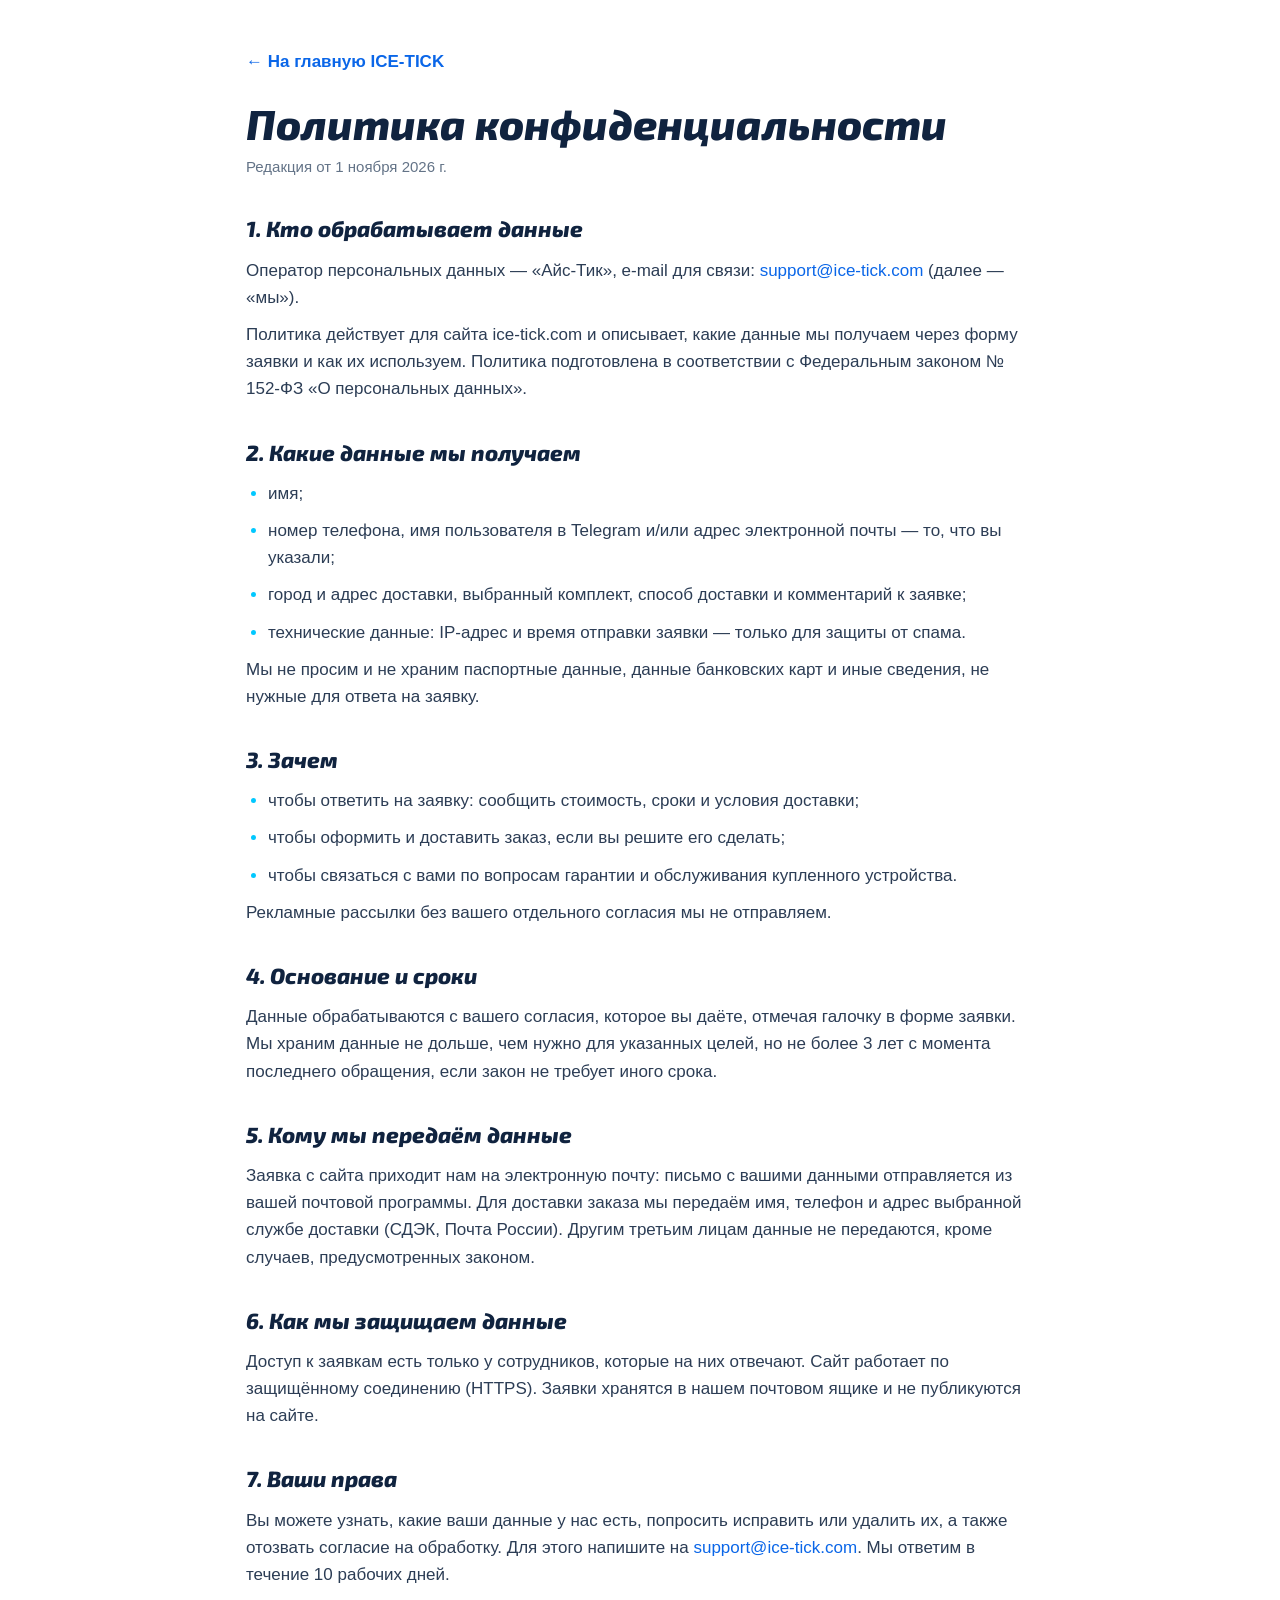
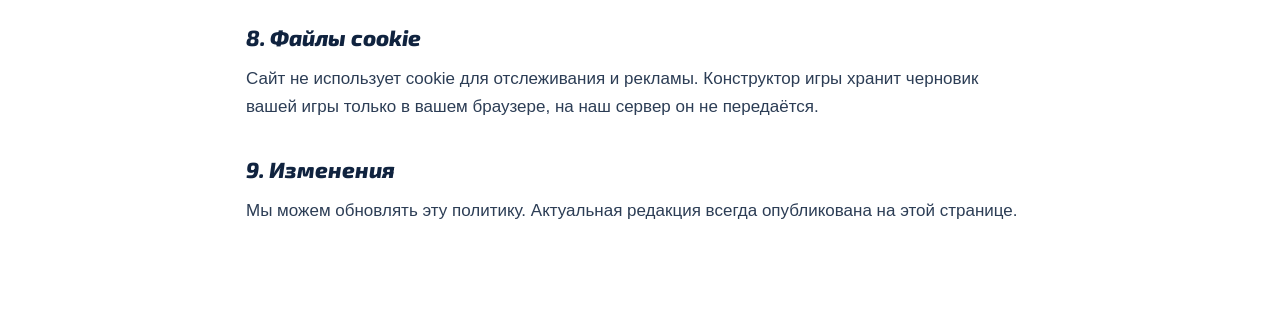
<file: privacy.html>
<!doctype html>
<html lang="ru">
<head>
<meta charset="utf-8">
<meta name="viewport" content="width=device-width, initial-scale=1">
<title>Политика конфиденциальности — ICE-TICK</title>
<link rel="icon" type="image/png" href="img/favicon-64.png">
<link rel="stylesheet" href="css/style-v2.css">
<style>
  /* ШАБЛОН: всё, что выделено жёлтым, нужно заполнить перед запуском сайта */
  .pp { max-width: 820px; margin: 0 auto; padding: 48px 16px 80px; font-family: var(--font-soft); color: #2c3d55; font-size: 17px; line-height: 1.6; }
  .pp h1 { font-family: var(--font-display); font-style: italic; font-weight: 800; font-size: clamp(30px, 4vw, 42px); color: var(--navy); line-height: 1.15; margin-bottom: 8px; }
  .pp h2 { font-family: var(--font-display); font-style: italic; font-weight: 800; font-size: 22px; color: var(--navy); margin: 32px 0 10px; }
  .pp p, .pp li { margin: 0 0 10px; }
  .pp ul { padding-left: 22px; list-style: disc; }
  .pp li::marker { color: var(--app-cyan); }
  .pp .date { color: var(--muted); font-size: 15px; margin-bottom: 24px; }
  .pp mark { background: #fff1a8; color: #4a3b00; padding: 0 4px; border-radius: 4px; }
  .pp a { color: var(--blue); }
  .pp__back { display: inline-flex; margin-bottom: 24px; color: var(--blue); font-weight: 700; text-decoration: none; }
</style>
</head>
<body>
<main class="pp">
  <a class="pp__back" href="index.html">← На главную ICE-TICK</a>
  <h1>Политика конфиденциальности</h1>
  <p class="date">Редакция от 1 ноября 2026 г.</p>

  <h2>1. Кто обрабатывает данные</h2>
  <p>Оператор персональных данных — «Айс-Тик», e-mail для связи: <a href="mailto:support@ice-tick.com">support@ice-tick.com</a> (далее — «мы»).</p>
  <p>Политика действует для сайта ice-tick.com и описывает, какие данные мы получаем через форму заявки и как их используем. Политика подготовлена в соответствии с Федеральным законом № 152-ФЗ «О персональных данных».</p>

  <h2>2. Какие данные мы получаем</h2>
  <ul>
    <li>имя;</li>
    <li>номер телефона, имя пользователя в Telegram и/или адрес электронной почты — то, что вы указали;</li>
    <li>город и адрес доставки, выбранный комплект, способ доставки и комментарий к заявке;</li>
    <li>технические данные: IP-адрес и время отправки заявки — только для защиты от спама.</li>
  </ul>
  <p>Мы не просим и не храним паспортные данные, данные банковских карт и иные сведения, не нужные для ответа на заявку.</p>

  <h2>3. Зачем</h2>
  <ul>
    <li>чтобы ответить на заявку: сообщить стоимость, сроки и условия доставки;</li>
    <li>чтобы оформить и доставить заказ, если вы решите его сделать;</li>
    <li>чтобы связаться с вами по вопросам гарантии и обслуживания купленного устройства.</li>
  </ul>
  <p>Рекламные рассылки без вашего отдельного согласия мы не отправляем.</p>

  <h2>4. Основание и сроки</h2>
  <p>Данные обрабатываются с вашего согласия, которое вы даёте, отмечая галочку в форме заявки. Мы храним данные не дольше, чем нужно для указанных целей, но не более 3 лет с момента последнего обращения, если закон не требует иного срока.</p>

  <h2>5. Кому мы передаём данные</h2>
  <p>Заявка с сайта приходит нам на электронную почту: письмо с вашими данными отправляется из вашей почтовой программы. Для доставки заказа мы передаём имя, телефон и адрес выбранной службе доставки (СДЭК, Почта России). Другим третьим лицам данные не передаются, кроме случаев, предусмотренных законом.</p>

  <h2>6. Как мы защищаем данные</h2>
  <p>Доступ к заявкам есть только у сотрудников, которые на них отвечают. Сайт работает по защищённому соединению (HTTPS). Заявки хранятся в нашем почтовом ящике и не публикуются на сайте.</p>

  <h2>7. Ваши права</h2>
  <p>Вы можете узнать, какие ваши данные у нас есть, попросить исправить или удалить их, а также отозвать согласие на обработку. Для этого напишите на <a href="mailto:support@ice-tick.com">support@ice-tick.com</a>. Мы ответим в течение 10 рабочих дней.</p>

  <h2>8. Файлы cookie</h2>
  <p>Сайт не использует cookie для отслеживания и рекламы. Конструктор игры хранит черновик вашей игры только в вашем браузере, на наш сервер он не передаётся.</p>

  <h2>9. Изменения</h2>
  <p>Мы можем обновлять эту политику. Актуальная редакция всегда опубликована на этой странице.</p>
</main>
</body>
</html>
</file>
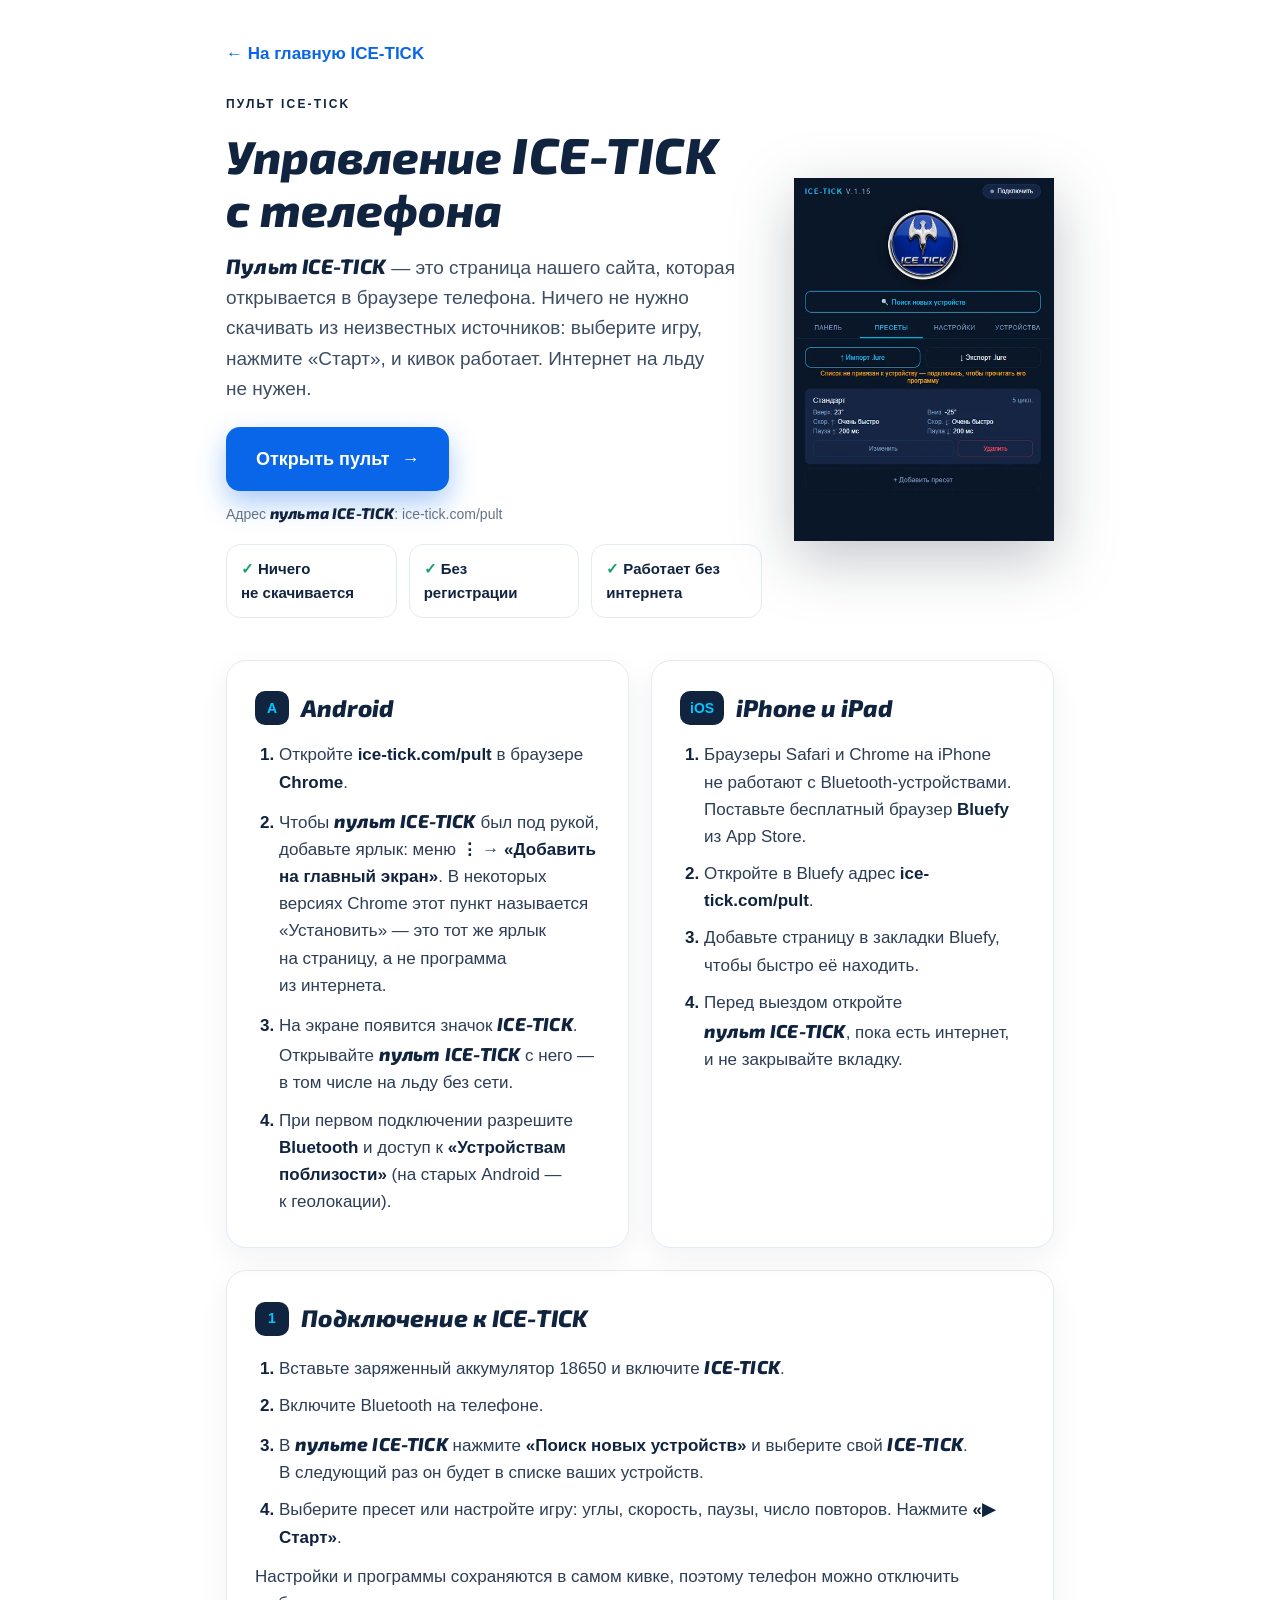
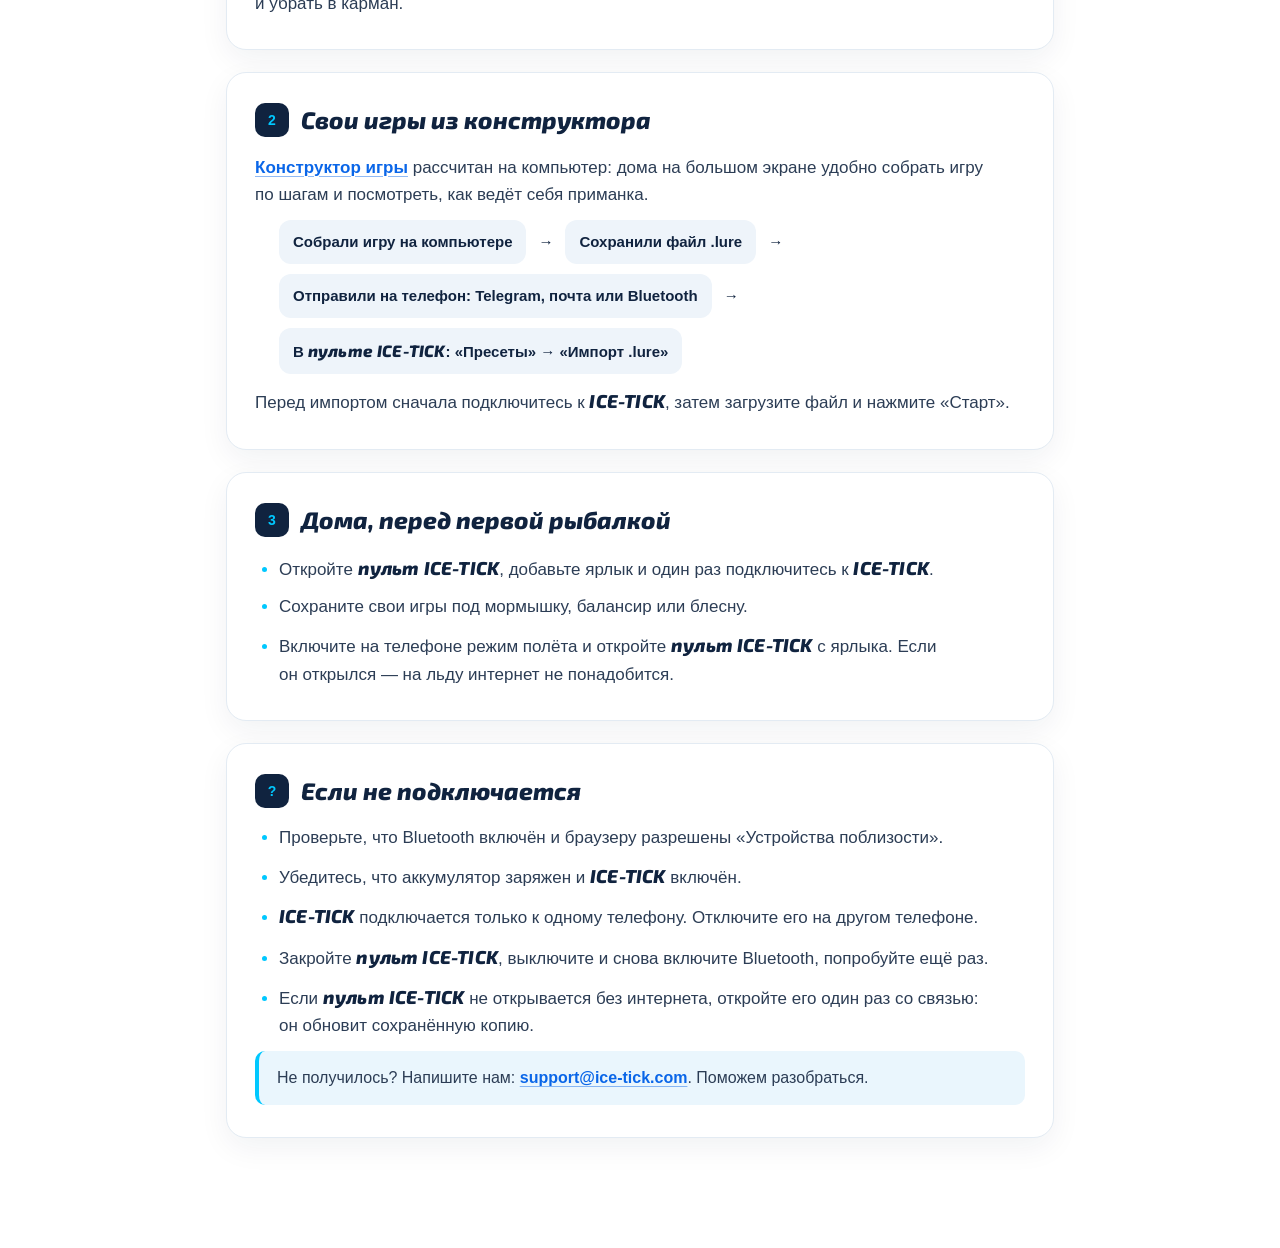
<file: pult-help.html>
<!doctype html>
<html lang="ru">
<head>
<meta charset="utf-8">
<meta name="viewport" content="width=device-width, initial-scale=1">
<title>Пульт ICE-TICK — управление кивком с телефона</title>
<meta name="description" content="Пульт ICE-TICK открывается в браузере телефона: ничего не нужно скачивать. Настройка игры по Bluetooth, работа без интернета на льду.">
<link rel="icon" type="image/png" href="img/favicon-64.png">
<link rel="stylesheet" href="css/style-v2.css?v=80">
<style>
  .ap { max-width: 860px; margin: 0 auto; padding: 40px 16px 88px; font-family: var(--font-soft); color: #2c3d55; font-size: 17px; line-height: 1.6; }
  .ap__back { display: inline-flex; margin-bottom: 28px; color: var(--blue); font-weight: 700; text-decoration: none; }
  .ap h1 { font-family: var(--font-display); font-style: italic; font-weight: 800; font-size: clamp(32px, 4.4vw, 46px); color: var(--navy); line-height: 1.12; margin: 6px 0 14px; }
  .ap h2 { font-family: var(--font-display); font-style: italic; font-weight: 800; font-size: 24px; color: var(--navy); margin: 0 0 14px; display: flex; align-items: center; gap: 12px; }
  .ap p { margin: 0 0 12px; }
  .ap__lead { font-size: 19px; color: #3d4d63; max-width: 680px; }
  .ap__hero { display: grid; grid-template-columns: 1fr 260px; gap: 32px; align-items: center; margin-bottom: 36px; }
  .ap__hero img { width: 100%; height: auto; filter: drop-shadow(0 18px 30px rgba(10,22,40,.25)); }
  .ap__open { display: inline-flex; align-items: center; gap: 12px; margin-top: 10px; padding: 18px 30px; border-radius: 14px; background: var(--blue); color: #fff; font-weight: 800; font-size: 18px; text-decoration: none; box-shadow: 0 12px 28px rgba(10,102,232,.35); }
  .ap__open:hover { background: #0a55c4; }
  .ap__url { display: block; margin-top: 10px; font-size: 14px; color: var(--muted); }
  .ap__card { background: #fff; border: 1px solid #e3ebf3; border-radius: 20px; padding: 28px 28px 20px; margin: 0 0 22px; box-shadow: 0 10px 30px rgba(16,35,63,.06); }
  .ap__tag { display: inline-grid; place-items: center; min-width: 34px; height: 34px; padding: 0 10px; border-radius: 10px; background: var(--navy); color: #00C8FF; font-family: var(--font-soft); font-style: normal; font-size: 14px; font-weight: 800; }
  .ap ol, .ap ul { padding-left: 24px; margin: 0 0 12px; }
  .ap li { margin: 0 0 10px; }
  .ap ol { list-style: decimal; } .ap ol li::marker { color: var(--navy); font-weight: 800; }
  .ap ul { list-style: disc; } .ap li::marker { color: var(--app-cyan); font-weight: 800; }
  .ap b { color: var(--navy); }
  .ap__note { background: #eaf6fd; border-left: 4px solid var(--app-cyan); border-radius: 10px; padding: 14px 18px; font-size: 16px; }
  .ap__grid { display: grid; grid-template-columns: 1fr 1fr; gap: 22px; }
  .ap__grid .ap__card { margin: 0; }
  .ap a:not(.ap__open):not(.ap__back) { color: var(--blue); }
  @media (max-width: 760px) {
    .ap__hero { grid-template-columns: 1fr; } .ap__hero img { max-width: 260px; justify-self: center; order: -1; }
    .ap__grid { grid-template-columns: 1fr; }
    .ap__card { padding: 22px 18px 14px; }
    .ap__open { width: 100%; justify-content: center; }
  }
  .ap__flow { display: flex; flex-wrap: wrap; align-items: center; gap: 10px; margin: 6px 0 14px; padding: 0; list-style: none !important; }
  .ap__flow li { margin: 0; padding: 10px 14px; border-radius: 12px; background: #eef4fa; color: var(--navy); font-weight: 700; font-size: 15px; }
  .ap__flow li::marker { content: none; }
  .ap__arrow { color: var(--app-cyan); font-weight: 800; background: none !important; padding: 0 2px !important; }
  .ap__no { display: grid; grid-template-columns: repeat(3, 1fr); gap: 12px; margin: 18px 0 6px; }
  .ap__no div { background: #fff; border: 1px solid #e3ebf3; border-radius: 14px; padding: 12px 14px; font-size: 15px; font-weight: 600; color: var(--navy); }
  .ap__no b { color: #12a36a; margin-right: 4px; }
  @media (max-width: 760px) { .ap__no { grid-template-columns: 1fr; } }
</style>
</head>
<body>
<main class="ap">
  <a class="ap__back" href="index.html">← На главную ICE-TICK</a>

  <section class="ap__hero">
    <div>
      <p class="eyebrow">Пульт ICE-TICK</p>
      <h1>Управление <span class="brand">ICE-TICK</span> с&nbsp;телефона</h1>
      <p class="ap__lead"><span class="brand">Пульт ICE-TICK</span>&nbsp;— это страница нашего сайта, которая открывается в&nbsp;браузере телефона. Ничего не&nbsp;нужно скачивать из&nbsp;неизвестных источников: выберите игру, нажмите «Старт», и&nbsp;кивок работает. Интернет на&nbsp;льду не&nbsp;нужен.</p>
      <a class="ap__open" href="pult/" target="_blank" rel="noopener">Открыть пульт <span aria-hidden="true">→</span></a>
      <span class="ap__url">Адрес <span class="brand">пульта ICE-TICK</span>: ice-tick.com/pult</span>
      <div class="ap__no">
        <div><b>✓</b>Ничего не&nbsp;скачивается</div>
        <div><b>✓</b>Без регистрации</div>
        <div><b>✓</b>Работает без интернета</div>
      </div>
    </div>
    <img src="img/app-presets.webp" alt="Экран пульта ICE-TICK: пресеты игры" width="480" height="671" loading="lazy">
  </section>

  <div class="ap__grid">
    <section class="ap__card">
      <h2><span class="ap__tag">A</span>Android</h2>
      <ol>
        <li>Откройте <b>ice-tick.com/pult</b> в&nbsp;браузере <b>Chrome</b>.</li>
        <li>Чтобы <span class="brand">пульт ICE-TICK</span> был под рукой, добавьте ярлык: меню <b>⋮</b> → <b>«Добавить на&nbsp;главный экран»</b>. В&nbsp;некоторых версиях Chrome этот пункт называется «Установить»&nbsp;— это тот же ярлык на&nbsp;страницу, а&nbsp;не&nbsp;программа из&nbsp;интернета.</li>
        <li>На&nbsp;экране появится значок <span class="brand">ICE-TICK</span>. Открывайте <span class="brand">пульт ICE-TICK</span> с&nbsp;него&nbsp;— в&nbsp;том числе на&nbsp;льду без сети.</li>
        <li>При первом подключении разрешите <b>Bluetooth</b> и&nbsp;доступ к&nbsp;<b>«Устройствам поблизости»</b> (на&nbsp;старых Android&nbsp;— к&nbsp;геолокации).</li>
      </ol>
    </section>
    <section class="ap__card">
      <h2><span class="ap__tag">iOS</span>iPhone и iPad</h2>
      <ol>
        <li>Браузеры Safari и&nbsp;Chrome на&nbsp;iPhone не&nbsp;работают с&nbsp;Bluetooth-устройствами. Поставьте бесплатный браузер <b>Bluefy</b> из&nbsp;App Store.</li>
        <li>Откройте в&nbsp;Bluefy адрес <b>ice-tick.com/pult</b>.</li>
        <li>Добавьте страницу в&nbsp;закладки Bluefy, чтобы быстро её находить.</li>
        <li>Перед выездом откройте <span class="brand">пульт ICE-TICK</span>, пока есть интернет, и&nbsp;не&nbsp;закрывайте вкладку.</li>
      </ol>
    </section>
  </div>

  <section class="ap__card" style="margin-top:22px">
    <h2><span class="ap__tag">1</span>Подключение к ICE-TICK</h2>
    <ol>
      <li>Вставьте заряженный аккумулятор 18650 и&nbsp;включите <span class="brand">ICE-TICK</span>.</li>
      <li>Включите Bluetooth на&nbsp;телефоне.</li>
      <li>В&nbsp;<span class="brand">пульте ICE-TICK</span> нажмите <b>«Поиск новых устройств»</b> и&nbsp;выберите свой <span class="brand">ICE-TICK</span>. В&nbsp;следующий раз он&nbsp;будет в&nbsp;списке ваших устройств.</li>
      <li>Выберите пресет или&nbsp;настройте игру: углы, скорость, паузы, число повторов. Нажмите <b>«▶ Старт»</b>.</li>
    </ol>
    <p>Настройки и&nbsp;программы сохраняются в&nbsp;самом кивке, поэтому телефон можно отключить и&nbsp;убрать в&nbsp;карман.</p>
  </section>

  <section class="ap__card">
    <h2><span class="ap__tag">2</span>Свои игры из конструктора</h2>
    <p><a href="constructor.html">Конструктор игры</a> рассчитан на&nbsp;компьютер: дома на&nbsp;большом экране удобно собрать игру по&nbsp;шагам и&nbsp;посмотреть, как ведёт себя приманка.</p>
    <ul class="ap__flow">
      <li>Собрали игру на&nbsp;компьютере</li><li class="ap__arrow">→</li>
      <li>Сохранили файл .lure</li><li class="ap__arrow">→</li>
      <li>Отправили на&nbsp;телефон: Telegram, почта или&nbsp;Bluetooth</li><li class="ap__arrow">→</li>
      <li>В&nbsp;<span class="brand">пульте ICE-TICK</span>: «Пресеты» → «Импорт .lure»</li>
    </ul>
    <p>Перед импортом сначала подключитесь к&nbsp;<span class="brand">ICE-TICK</span>, затем загрузите файл и&nbsp;нажмите «Старт».</p>
  </section>

  <section class="ap__card">
    <h2><span class="ap__tag">3</span>Дома, перед первой рыбалкой</h2>
    <ul>
      <li>Откройте <span class="brand">пульт ICE-TICK</span>, добавьте ярлык и&nbsp;один раз подключитесь к&nbsp;<span class="brand">ICE-TICK</span>.</li>
      <li>Сохраните свои игры под&nbsp;мормышку, балансир или&nbsp;блесну.</li>
      <li>Включите на&nbsp;телефоне режим полёта и&nbsp;откройте <span class="brand">пульт ICE-TICK</span> с&nbsp;ярлыка. Если он&nbsp;открылся&nbsp;— на&nbsp;льду интернет не&nbsp;понадобится.</li>
    </ul>
  </section>

  <section class="ap__card">
    <h2><span class="ap__tag">?</span>Если не подключается</h2>
    <ul>
      <li>Проверьте, что Bluetooth включён и&nbsp;браузеру разрешены «Устройства поблизости».</li>
      <li>Убедитесь, что аккумулятор заряжен и&nbsp;<span class="brand">ICE-TICK</span> включён.</li>
      <li><span class="brand">ICE-TICK</span> подключается только к&nbsp;одному телефону. Отключите его на&nbsp;другом телефоне.</li>
      <li>Закройте <span class="brand">пульт ICE-TICK</span>, выключите и&nbsp;снова включите Bluetooth, попробуйте ещё раз.</li>
      <li>Если <span class="brand">пульт ICE-TICK</span> не&nbsp;открывается без интернета, откройте его один раз со&nbsp;связью: он&nbsp;обновит сохранённую копию.</li>
    </ul>
    <p class="ap__note">Не получилось? Напишите нам: <a href="mailto:support@ice-tick.com">support@ice-tick.com</a>. Поможем разобраться.</p>
  </section>
</main>
</body>
</html>
</file>
<file: css/style-v2.css>
@font-face { font-family: "Exo 2"; font-style: italic; font-weight: 700; font-display: swap; src: url("../fonts/exo-2-latin-700-italic.woff2") format("woff2"); unicode-range: U+0000-00FF,U+0131,U+0152-0153,U+02BB-02BC,U+02C6,U+02DA,U+02DC,U+0304,U+0308,U+0329,U+2000-206F,U+20AC,U+2122,U+2191,U+2193,U+2212,U+2215,U+FEFF,U+FFFD; }
@font-face { font-family: "Exo 2"; font-style: italic; font-weight: 700; font-display: swap; src: url("../fonts/exo-2-cyrillic-700-italic.woff2") format("woff2"); unicode-range: U+0301,U+0400-045F,U+0490-0491,U+04B0-04B1,U+2116; }
@font-face { font-family: "Exo 2"; font-style: italic; font-weight: 800; font-display: swap; src: url("../fonts/exo-2-latin-800-italic.woff2") format("woff2"); unicode-range: U+0000-00FF,U+0131,U+0152-0153,U+02BB-02BC,U+02C6,U+02DA,U+02DC,U+0304,U+0308,U+0329,U+2000-206F,U+20AC,U+2122,U+2191,U+2193,U+2212,U+2215,U+FEFF,U+FFFD; }
@font-face { font-family: "Exo 2"; font-style: italic; font-weight: 800; font-display: swap; src: url("../fonts/exo-2-cyrillic-800-italic.woff2") format("woff2"); unicode-range: U+0301,U+0400-045F,U+0490-0491,U+04B0-04B1,U+2116; }
/* ICE-TICK — главная. Черновик v1 */

:root {
  --navy: #10233f;
  --navy-deep: #0b2350;
  --blue: #0a66e8;
  --blue-hover: #0855c4;
  --text: #22324a;
  --muted: #637387;
  --line: #dde4ec;
  --tint: #edf3f9;
  --white: #ffffff;
  --app-bg: #0a1628;
  --app-cyan: #00c8ff;
  --font-soft: "Manrope", "Segoe UI", Arial, sans-serif;
  --radius: 14px;
  --container: 1120px;
  --font: "Segoe UI", Arial, Helvetica, sans-serif;
}

*, *::before, *::after { box-sizing: border-box; }
html { scroll-behavior: smooth; }
body {
  margin: 0;
  background: #e6ecf2;
  font-family: var(--font);
  color: var(--text);
  background: var(--white);
  line-height: 1.5;
  -webkit-font-smoothing: antialiased;
}
img { max-width: 100%; display: block; }
.page {
  max-width: 1600px;
  margin: 0 auto;
  background: var(--white);
  box-shadow: 0 0 40px rgba(16,35,63,.08);
}
a { color: inherit; text-decoration: none; }
h1, h2, h3, h4, p { margin: 0; }
ul, ol { margin: 0; padding: 0; list-style: none; }

.container {
  width: 100%;
  max-width: var(--container);
  margin: 0 auto;
  padding: 0 24px;
}

/* ---------- Типографика ---------- */
.eyebrow {
  font-size: 12px;
  font-weight: 700;
  letter-spacing: .18em;
  text-transform: uppercase;
  color: var(--navy);
  margin-bottom: 16px;
}
.h2 {
  font-family: var(--font-soft);
  font-size: clamp(30px, 4vw, 42px);
  line-height: 1.12;
  font-weight: 700;
  color: var(--navy);
  letter-spacing: -.01em;
}
.h2--xl { font-size: clamp(34px, 5vw, 52px); }
.h2--center { text-align: center; }
.h2--light { color: var(--white); }
.lead {
  margin-top: 20px;
  font-size: 17px;
  color: var(--muted);
  max-width: 520px;
}
.lead--center { margin: 12px auto 0; text-align: center; }

/* ---------- Кнопки ---------- */
.btn {
  display: inline-flex;
  align-items: center;
  gap: 14px;
  padding: 18px 28px;
  border-radius: 8px;
  font-weight: 600;
  font-size: 15px;
  transition: background .2s, transform .2s;
}
.btn--primary { background: var(--blue); color: var(--white); }
.btn--primary:hover { background: var(--blue-hover); transform: translateY(-1px); }
.btn--sm { padding: 14px 22px; font-size: 14px; }
.btn--ghost { color: var(--navy); padding-left: 8px; }
.btn--ghost:hover { color: var(--blue); }
.btn__arrow { font-size: 18px; line-height: 1; }
.play {
  display: inline-grid; place-items: center;
  width: 30px; height: 30px;
  border: 2px solid currentColor; border-radius: 50%;
  font-size: 10px; padding-left: 2px;
}

/* ---------- Шапка ---------- */
.header {
  position: sticky; top: 0; z-index: 50;
  background: rgba(255,255,255,.96);
  backdrop-filter: blur(8px);
  border-bottom: 1px solid var(--line);
}
.header__inner {
  display: flex; align-items: center; justify-content: space-between;
  gap: 24px; min-height: 84px;
  max-width: none; padding: 0 32px;
}
.logo { display: flex; align-items: center; gap: 12px; }
.logo__img { border-radius: 50%; background: var(--navy-deep); }
.logo__text { display: flex; flex-direction: column; }
.logo__name { font-size: 24px; font-weight: 800; color: var(--navy); letter-spacing: .01em; line-height: 1.1; }
.logo__sub { font-size: 10px; font-weight: 700; letter-spacing: .12em; text-transform: uppercase; color: var(--navy); }
.nav { display: flex; gap: 32px; font-size: 15px; font-weight: 500; color: var(--navy); }
.nav a:hover { color: var(--blue); }

/* ---------- Hero ---------- */
/* Фото отзеркалено (рыбак справа) и достроено небом сверху,
   поэтому текст стоит на небе, а кадр не обрезается. */
.hero {
  position: relative;
  aspect-ratio: 1672 / 1161;
  container-type: size;
  min-height: 640px;
  max-height: 1000px;
  width: 100%;
  overflow: hidden;
  background: #f4f7fb url("../img/hero-v3.jpg") center bottom / cover no-repeat;
}
/* Мягкая подсветка под текстом, чтобы подзаголовок не терялся на деревьях */
.hero::before {
  content: ""; position: absolute; inset: 0; pointer-events: none;
  background: radial-gradient(ellipse 40% 30% at 16% 22%, rgba(244,247,251,.75) 0%, rgba(244,247,251,0) 100%);
}
/* Текстовый блок прижат к левому краю картинки — по одной линии с кнопками */
.hero__brand {
  /* Привязка к ширине hero (cqw): фото масштабируется по ширине и прижато к низу,
     поэтому надпись всегда остаётся за головой рыбака */
  position: absolute; z-index: 0;
  right: 4cqw; bottom: 46.5cqw;
  font-family: var(--font-soft);
  font-size: 8.6cqw;
  font-weight: 800; line-height: 1; letter-spacing: .03em;
  color: rgba(255,255,255,.92);
  text-shadow: 0 6px 40px rgba(16,35,63,.28);
  pointer-events: none; user-select: none;
}
.hero__fisher {
  position: absolute; inset: 0; z-index: 1; pointer-events: none;
  background: url("../img/hero-fisher.png") center bottom / cover no-repeat;
}
.hero__content { position: relative; z-index: 2; padding-top: 56px; max-width: none; margin: 0; padding-left: 32px; padding-right: 32px; }
.hero__bg { display: none; }
.hero__title {
  font-family: var(--font-soft);
  font-size: clamp(36px, 5.4vw, 60px);
  line-height: 1.06;
  font-weight: 800;
  color: var(--navy);
  letter-spacing: -.015em;
  max-width: 760px;
}
.hero__lead {
  display: inline-block;
  margin-top: 22px;
  padding: 14px 22px;
  font-family: var(--font-soft);
  font-size: 20px; line-height: 1.45; font-weight: 500;
  color: var(--app-cyan);
  background: rgba(10,22,40,.78);
  border: 1px solid rgba(0,200,255,.18);
  border-left: 3px solid var(--app-cyan);
  border-radius: 10px;
  box-shadow: 0 10px 28px rgba(10,22,40,.25);
  -webkit-backdrop-filter: blur(6px);
          backdrop-filter: blur(6px);
}
.hero__actions { display: flex; flex-wrap: wrap; align-items: center; gap: 16px; }
/* Кнопки — в левом нижнем углу картинки */
.hero__bottom { position: absolute; left: 0; right: auto;
  bottom: max(32px, calc(100cqh - 100svh + 84px + 32px));  /* на невысоких экранах поднимаются в первый экран */
  z-index: 2; max-width: none; margin: 0; padding: 0 32px; }
.hero__bottom .btn--primary { box-shadow: 0 10px 28px rgba(10,102,232,.35); }
.hero__bottom .btn--ghost {
  padding: 14px 20px 14px 22px;
  background: rgba(255,255,255,.85);
  border-radius: 8px;
  -webkit-backdrop-filter: blur(6px); backdrop-filter: blur(6px);
  box-shadow: 0 8px 24px rgba(16,35,63,.12);
}

/* Телефон в правом нижнем углу hero */
.hero__phone {
  position: absolute; right: 56px; bottom: 36px; z-index: 2;
  margin: 0;
  width: clamp(150px, 12vw, 200px);
}
.phone {
  position: relative;
  padding: 9px;
  background: #0d1626;
  border-radius: 28px;
  box-shadow: 0 0 0 1px rgba(255,255,255,.12) inset, 0 30px 60px rgba(16,35,63,.35), 0 8px 18px rgba(16,35,63,.25);
}
.phone::before {           /* динамик */
  content: ""; position: absolute; top: 4px; left: 50%;
  width: 34%; height: 4px; margin-left: -17%;
  background: #1d2a40; border-radius: 4px;
}
.phone__screen {
  position: relative;
  aspect-ratio: 9 / 17;
  border-radius: 22px;
  overflow: hidden;
  background: #0a1729;
}
.phone__img {
  position: absolute; inset: 0; width: 100%; height: 100%;
  object-fit: contain; object-position: center top;
  opacity: 0; transition: opacity .9s ease;
}
.phone__img.is-active { opacity: 1; }
.hero__phone-caption {
  position: absolute; right: 70%; bottom: 18%;
  white-space: nowrap;
  padding: 10px 16px;
  font-family: var(--font-soft);
  font-size: 15px; font-weight: 500; line-height: 1.4;
  color: var(--app-cyan);
  background: rgba(10,22,40,.78);
  border: 1px solid rgba(0,200,255,.18);
  border-left: 3px solid var(--app-cyan);
  border-radius: 10px;
  -webkit-backdrop-filter: blur(6px); backdrop-filter: blur(6px);
  box-shadow: 0 10px 28px rgba(10,22,40,.25);
}

@media (max-width: 1239px) { .hero__brand, .hero__fisher { display: none; } }

/* ---------- Три карточки ---------- */
/* Карточки под hero: та же сетка, что у шапки и hero; значки в стиле приложения */
.perks { padding: 40px 0; background: #f6f9fc; }
.perks__grid {
  display: grid; grid-template-columns: repeat(3, 1fr); gap: 24px;
  max-width: none; padding: 0 32px;
}
.perk {
  display: flex; gap: 22px; align-items: flex-start;
  padding: 32px 30px;
  background: var(--white);
  border: 1px solid var(--line);
  border-radius: 16px;
  box-shadow: 0 4px 14px rgba(16,35,63,.04);
  transition: border-color .25s, box-shadow .25s, transform .25s;
}
.perk:hover {
  border-color: var(--app-cyan);
  box-shadow: 0 0 0 3px rgba(0,200,255,.15), 0 14px 34px rgba(0,140,200,.18);
  transform: translateY(-3px);
}
.perk__icon {
  flex: 0 0 64px; width: 64px; height: 64px;
  padding: 14px;
  border-radius: 50%;
  background: var(--app-bg);
  box-shadow: 0 0 0 1px rgba(0,200,255,.18) inset, 0 8px 20px rgba(10,22,40,.18);
  fill: none; stroke: var(--app-cyan); stroke-width: 3.2;
  stroke-linecap: round; stroke-linejoin: round;
  transition: box-shadow .25s;
}
.perk:hover .perk__icon { box-shadow: 0 0 0 1px rgba(0,200,255,.5) inset, 0 0 18px rgba(0,200,255,.35); }
.perk__title {
  font-family: var(--font-soft);
  font-size: 27px; font-weight: 800; line-height: 1.2; color: var(--navy);
  margin: 2px 0 10px;
}
.perk__text { font-family: var(--font-soft); font-size: 20px; font-weight: 600; line-height: 1.45; color: #2c3d55; }

/* ---------- Секции ---------- */
.section { padding: 96px 0; }
.section--tint { background: var(--tint); }

.split { display: grid; grid-template-columns: 1fr 1fr; gap: 72px; align-items: center; }
.split--text { align-items: start; grid-template-columns: 5fr 7fr; }
.split__media { position: relative; margin: 0; border-radius: var(--radius); overflow: hidden; background: #dfe9f3; aspect-ratio: 4 / 5; }
.split__media img { width: 100%; height: 100%; object-fit: cover; }
.badge {
  position: absolute; left: 20px; bottom: 20px;
  background: rgba(255,255,255,.94);
  padding: 8px 14px; border-radius: 4px;
  font-size: 13px; color: var(--navy);
}

.features { margin-top: 36px; display: grid; gap: 28px; }
.feature { display: flex; gap: 22px; }
.feature__icon { flex: 0 0 22px; color: var(--blue); font-size: 22px; line-height: 1.1; text-align: center; }
.feature__title { font-size: 17px; font-weight: 700; color: var(--navy); margin-bottom: 6px; }
.feature__text { font-size: 15px; color: var(--muted); }

/* ---------- Игра приманкой: фото + телефон с пресетами ---------- */
.play__grid {
  display: grid; grid-template-columns: 5fr 6fr; gap: 88px; align-items: center;
  max-width: none; padding: 0 32px;
}
.play__media { position: relative; margin: 0 56px 40px 0; }
.play__photo {
  width: 100%; aspect-ratio: 4 / 5; object-fit: cover;
  border-radius: 20px;
  box-shadow: 0 24px 60px rgba(16,35,63,.14);
}
.play__phone {
  position: absolute; right: -56px; bottom: -40px;
  width: 38%; min-width: 150px; max-width: 230px;
}
.phone__static { position: absolute; inset: 0; width: 100%; height: 100%; object-fit: contain; object-position: center top; }
.play__body .h2 { font-size: clamp(34px, 3.6vw, 52px); }
.play__lead { font-size: 20px; line-height: 1.5; max-width: 600px; color: #3d4d63; }
.play__list { margin-top: 40px; display: grid; gap: 30px; }
.play__item { display: flex; gap: 22px; align-items: flex-start; }
.play__icon {
  flex: 0 0 56px; width: 56px; height: 56px; padding: 13px;
  border-radius: 50%; background: var(--app-bg);
  box-shadow: 0 0 0 1px rgba(0,200,255,.18) inset, 0 8px 20px rgba(10,22,40,.18);
  fill: none; stroke: var(--app-cyan); stroke-width: 3.2; stroke-linecap: round; stroke-linejoin: round;
}
.play__title { font-family: var(--font-soft); font-size: 23px; font-weight: 800; color: var(--navy); margin: 2px 0 6px; }
.play__text { font-family: var(--font-soft); font-size: 19px; font-weight: 500; line-height: 1.45; color: #3d4d63; max-width: 560px; }

@media (max-width: 1100px) {
  .play__grid { grid-template-columns: 1fr; gap: 72px; }
  .play__media { max-width: 520px; }
}
@media (max-width: 720px) {
  .play__grid { padding: 0 16px; gap: 56px; }
  .play__media { margin: 0 40px 32px 0; }
  .play__phone { right: -40px; bottom: -32px; width: 40%; min-width: 0; }
  .play__lead { font-size: 18px; }
  .play__title { font-size: 21px; }
  .play__text { font-size: 17px; }
  .play__icon { flex-basis: 48px; width: 48px; height: 48px; padding: 11px; }
}

/* ---------- Три шага: палитра приложения, карточки как под hero ---------- */
.steps {
  padding: 88px 0;
  background: radial-gradient(ellipse 70% 90% at 15% 0%, #12284a 0%, var(--app-bg) 65%);
  color: var(--white);
}
.steps__inner { max-width: none; padding: 0 32px; }
.steps__grid { margin-top: 52px; display: grid; grid-template-columns: repeat(3, 1fr); gap: 24px; }
.step {
  padding: 32px 30px 34px;
  background: rgba(255,255,255,.03);
  border: 1px solid rgba(0,200,255,.18);
  border-radius: 16px;
  transition: border-color .25s, box-shadow .25s, transform .25s, background .25s;
}
.step:hover {
  border-color: var(--app-cyan);
  background: rgba(0,200,255,.05);
  box-shadow: 0 0 0 3px rgba(0,200,255,.12), 0 16px 40px rgba(0,0,0,.35);
  transform: translateY(-3px);
}
.step__head { display: flex; align-items: center; justify-content: space-between; margin-bottom: 22px; }
.step__num {
  font-family: var(--font-soft);
  font-size: 56px; font-weight: 800; line-height: 1;
  color: var(--app-cyan);
  text-shadow: 0 0 24px rgba(0,200,255,.35);
}
.step__icon {
  width: 56px; height: 56px; padding: 12px;
  border-radius: 50%;
  background: rgba(0,200,255,.08);
  box-shadow: 0 0 0 1px rgba(0,200,255,.25) inset;
  fill: none; stroke: var(--app-cyan); stroke-width: 2.8; stroke-linecap: round; stroke-linejoin: round;
}
.step__title { font-family: var(--font-soft); font-size: 25px; font-weight: 800; margin-bottom: 10px; }
.step__text { font-family: var(--font-soft); font-size: 19px; font-weight: 500; line-height: 1.45; color: rgba(255,255,255,.82); }

.steps__note {
  margin-top: 24px;
  display: flex; align-items: center; gap: 22px;
  padding: 26px 30px;
  border-radius: 16px;
  background: linear-gradient(90deg, rgba(0,200,255,.14), rgba(0,200,255,.04));
  border: 1px solid rgba(0,200,255,.35);
}
.steps__note-icon {
  flex: 0 0 56px; width: 56px; height: 56px; padding: 12px;
  border-radius: 50%; background: var(--app-bg);
  box-shadow: 0 0 0 1px rgba(0,200,255,.4) inset, 0 0 18px rgba(0,200,255,.25);
  fill: none; stroke: var(--app-cyan); stroke-width: 2.8; stroke-linecap: round; stroke-linejoin: round;
}
.steps__note p { font-family: var(--font-soft); font-size: 20px; font-weight: 500; line-height: 1.45; color: rgba(255,255,255,.88); }
.steps__note strong { color: #fff; font-weight: 800; }
.steps__cta { margin-top: 40px; text-align: center; }
.steps__cta .btn { padding: 18px 34px; font-size: 16px; box-shadow: 0 10px 30px rgba(10,102,232,.4); }
.play--down { font-size: 15px; padding-left: 0; }

/* ---------- Крепление ---------- */
.mount {
  margin: 48px auto 0;
  max-width: 920px;
  display: grid; grid-template-columns: 1fr 1fr;
  border: 1px solid var(--line); border-radius: var(--radius);
  overflow: hidden; background: var(--white);
  box-shadow: 0 12px 40px rgba(16,35,63,.06);
}
.mount__media { background: linear-gradient(180deg, #e8f0f8, #f7fafd); min-height: 360px; }
.mount__media img { width: 100%; height: 100%; object-fit: cover; }
.mount__body { padding: 40px; display: flex; flex-direction: column; align-items: flex-start; }
.mount__title { font-size: 24px; font-weight: 700; color: var(--navy); }
.mount__text { margin-top: 10px; color: var(--muted); }
.mount__sub { margin-top: 24px; font-size: 12px; letter-spacing: .14em; text-transform: uppercase; color: var(--navy); }
.kit { margin-top: 10px; display: grid; gap: 6px; }
.kit li { padding-left: 22px; position: relative; }
.kit li::before { content: "✓"; position: absolute; left: 0; color: var(--blue); font-weight: 700; }
.note { margin: 14px 0 24px; font-size: 14px; color: var(--muted); }
.note--soon { margin: 18px 0 0; font-size: 13px; }

/* ---------- Крепления: 4 карточки ---------- */
.mounts__inner { max-width: none; padding: 0 32px; }
.mounts__head { text-align: center; max-width: 1100px; margin: 0 auto; }
.mounts__head .h2 { font-size: clamp(32px, 3.4vw, 48px); }
.mounts__lead { margin: 16px auto 0; font-size: 20px; color: #3d4d63; max-width: 640px; }
.mounts__grid { margin-top: 48px; display: grid; grid-template-columns: repeat(3, 1fr); gap: 24px; }
.mcard {
  background: var(--white);
  border: 1px solid var(--line); border-radius: 16px; overflow: hidden;
  box-shadow: 0 4px 14px rgba(16,35,63,.04);
  transition: border-color .25s, box-shadow .25s, transform .25s;
  padding-bottom: 26px;
}
.mcard:hover {
  border-color: var(--app-cyan);
  box-shadow: 0 0 0 3px rgba(0,200,255,.15), 0 14px 34px rgba(0,140,200,.18);
  transform: translateY(-3px);
}
.mcard__media { position: relative; aspect-ratio: 678 / 552; background: linear-gradient(180deg,#e9f1f9,#f7fafd); }
.mcard__media img { width: 100%; height: 100%; object-fit: cover; }
.mcard__media--empty {
  display: grid; place-items: center;
  background: repeating-linear-gradient(135deg,#eef3f8 0 12px,#f6f9fc 12px 24px);
  border-bottom: 1px dashed #c9d6e3;
}
.mcard__soon { font-family: var(--font-soft); font-weight: 600; font-size: 15px; color: #8a9ab0; }
.mcard__tag {
  position: absolute; left: 14px; top: 14px;
  padding: 6px 12px; border-radius: 999px;
  font-family: var(--font-soft); font-size: 13px; font-weight: 700;
  background: rgba(255,255,255,.92); color: var(--navy);
  box-shadow: 0 2px 8px rgba(16,35,63,.1);
}
.mcard__tag--kit { background: var(--app-bg); color: var(--app-cyan); }
.mcard__title { font-family: var(--font-soft); font-size: 23px; font-weight: 800; color: var(--navy); margin: 22px 24px 8px; }
.mcard__text { font-family: var(--font-soft); font-size: 18px; font-weight: 500; line-height: 1.45; color: #3d4d63; margin: 0 24px; }
.mounts__note { margin-top: 28px; text-align: center; font-size: 15px; color: var(--muted); }

/* ---------- Что в коробке ---------- */
.kitbar { padding: 0 0 72px; }
.kitbar__inner {
  max-width: none; padding: 26px 32px;
  margin: 0 32px; width: auto;
  display: flex; align-items: center; gap: 40px; flex-wrap: wrap;
  border-radius: 16px;
  background: var(--app-bg);
  box-shadow: 0 14px 40px rgba(10,22,40,.2);
}
.kitbar .eyebrow { color: var(--app-cyan); margin-bottom: 6px; }
.kitbar__note { margin: 0; color: rgba(255,255,255,.6); font-size: 14px; }
.kitbar__list { display: flex; gap: 28px; flex-wrap: wrap; margin-right: auto; }
.kitbar__list li { display: flex; align-items: center; gap: 10px; font-family: var(--font-soft); font-size: 20px; font-weight: 700; color: #fff; }
.kitbar__list .brand { color: #fff; }
.kitbar__check {
  display: inline-grid; place-items: center; width: 28px; height: 28px; border-radius: 50%;
  background: rgba(0,200,255,.12); color: var(--app-cyan); font-size: 14px;
  box-shadow: 0 0 0 1px rgba(0,200,255,.35) inset;
}

@media (max-width: 899px) { .mounts__grid { grid-template-columns: 1fr; max-width: 560px; margin-left: auto; margin-right: auto; } }
@media (max-width: 720px) {
  .mounts__inner { padding: 0 16px; }
  .mounts__grid { grid-template-columns: 1fr; gap: 16px; margin-top: 32px; }
  .mounts__lead { font-size: 18px; }
  .mcard__title { font-size: 21px; margin: 18px 20px 6px; }
  .mcard__text { font-size: 17px; margin: 0 20px; }
  .kitbar__inner { margin: 0 16px; padding: 22px 20px; flex-direction: column; align-items: flex-start; gap: 18px; }
  .kitbar__list { flex-direction: column; gap: 12px; }
}

/* ---------- Нумерованный список (защиты) ---------- */
.numbered li { display: flex; gap: 24px; padding: 28px 0; border-bottom: 1px solid var(--line); }
.numbered li:first-child { padding-top: 0; }
.numbered li:last-child { border-bottom: 0; }
.numbered__n { color: var(--blue); font-size: 13px; padding-top: 3px; }

/* ---------- FAQ ---------- */
.faq details { border-bottom: 1px solid var(--line); }
.faq summary {
  list-style: none; cursor: pointer;
  display: flex; justify-content: space-between; align-items: center; gap: 16px;
  padding: 26px 0;
  font-size: 17px; font-weight: 700; color: var(--navy);
}
.faq summary::-webkit-details-marker { display: none; }
.faq summary::after { content: "+"; color: var(--blue); font-size: 24px; font-weight: 400; line-height: 1; }
.faq details[open] summary::after { content: "×"; }
.faq summary:hover { color: var(--blue); }
.faq details p { padding: 0 40px 26px 0; color: var(--muted); font-size: 15px; }

/* ---------- Финальный призыв ---------- */
.cta { position: relative; overflow: hidden; background: #e3ecf5; }
.cta__bg { position: absolute; inset: 0; background: url("../img/cta.jpg") right center / cover no-repeat; }
.cta::after {
  content: ""; position: absolute; inset: 0;
  background: linear-gradient(90deg, rgba(255,255,255,.96) 0%, rgba(255,255,255,.8) 35%, rgba(255,255,255,0) 62%);
  pointer-events: none;
}
.cta__content { position: relative; z-index: 1; padding-top: 80px; padding-bottom: 80px; }
.cta .lead { margin-bottom: 32px; color: var(--text); }

/* ---------- Подвал ---------- */
.footer { border-top: 1px solid var(--line); padding: 28px 0; }
.footer__inner { display: flex; align-items: center; gap: 28px; flex-wrap: wrap; }
.footer__tag { font-size: 14px; color: var(--muted); padding-left: 28px; border-left: 1px solid var(--line); }
.footer__nav { margin-left: auto; display: flex; gap: 24px; font-size: 14px; color: var(--navy); }
.footer__nav a:hover { color: var(--blue); }

/* ---------- Адаптив ---------- */
@media (max-width: 960px) {
  .nav { display: none; }
  .split, .split--text { grid-template-columns: 1fr; gap: 40px; }
  .split__media { aspect-ratio: 4 / 3; }
  .section { padding: 72px 0; }
}

@media (max-width: 720px) {
  .container { padding: 0 16px; }
  .header__inner { min-height: 68px; padding: 0 16px; }
  .hide-sm { display: none; }
  .logo__name { font-size: 20px; }
  .logo__sub { display: none; }
  .btn--sm { padding: 11px 14px; font-size: 13px; }
  .btn--sm .btn__arrow { display: none; }
  .br-desk { display: none; }

  /* Hero: текст сверху на светлом, фото ниже — без обрезки заголовка */
  .hero::before { display: none; }
  .hero__phone { display: none; }
  .hero__brand, .hero__fisher { display: none; }
  .hero { container-type: normal; aspect-ratio: auto; min-height: 0; max-height: none; background: #f4f7fb; display: flex; flex-direction: column; }
  .hero__content { order: 1; }
  .hero__bottom { position: static; order: 2; padding: 20px 16px 8px; }
  .hero__bottom .btn--ghost { background: none; box-shadow: none; padding-left: 8px; }
  .hero__bg { order: 3; }
  .hero__content { padding: 32px 16px 8px; }
  .hero__bg {
    display: block; margin-top: -40px; aspect-ratio: 4 / 3;
    background: url("../img/hero-v3.jpg") right bottom / cover no-repeat;
  }
  .hero__lead { font-size: 17px; padding: 12px 16px; transform: none; }

  .perks { padding: 24px 0; }
  .perks__grid { grid-template-columns: 1fr; gap: 14px; padding: 0 16px; }
  .perk { padding: 22px 20px; gap: 16px; }
  .perk__icon { flex-basis: 52px; width: 52px; height: 52px; padding: 12px; }
  .perk__title { font-size: 23px; margin-bottom: 6px; }
  .perk__text { font-size: 18px; }

  .steps { padding: 64px 0; }
  .steps__inner { padding: 0 16px; }
  .steps__grid { grid-template-columns: 1fr; gap: 14px; margin-top: 36px; }
  .step { padding: 24px 22px; }
  .step__num { font-size: 44px; }
  .step__title { font-size: 22px; }
  .step__text { font-size: 17px; }
  .steps__note { flex-direction: column; align-items: flex-start; gap: 14px; padding: 22px; }
  .steps__note p { font-size: 18px; }
  .mount { grid-template-columns: 1fr; }
  .mount__media { min-height: 260px; }
  .mount__body { padding: 28px 20px; }

  .cta__bg { background-position: 75% center; opacity: .35; }
  .cta::after { background: rgba(255,255,255,.6); }
  .cta__content { padding-top: 56px; padding-bottom: 56px; }

  .footer__tag { border-left: 0; padding-left: 0; }
  .footer__nav { margin-left: 0; flex-wrap: wrap; }
}

/* Карточки на средних экранах: иконка над текстом */
@media (max-width: 1439px) and (min-width: 721px) { .perk { flex-direction: column; gap: 18px; } }
@media (max-width: 1239px) and (min-width: 721px) { .perk { padding: 28px 24px; } .perk__title { font-size: 23px; } .perk__text { font-size: 18px; } }

/* Название ICE-TICK в тексте: не разрывается переносом, крупнее и жирнее */
.brand {
  white-space: nowrap;
  font-family: var(--font-soft);
  font-weight: 800;
  font-size: 1.08em;
  letter-spacing: .02em;
  color: var(--navy);
}
.btn .brand { color: inherit; }
.steps .brand { color: #fff; }
.eyebrow .brand { font-size: inherit; letter-spacing: inherit; }
.hero__lead .brand, .hero__phone-caption .brand { color: #fff; }
.h2 .brand, .hero__title .brand { font-size: inherit; letter-spacing: inherit; }
@media (max-width: 1100px) and (min-width: 721px) { .step__num { font-size: 46px; } .step__title { font-size: 22px; } .step__text { font-size: 17px; } }

/* Ввертыш: в карточке фото у лунки, при наведении — комплект деталей */
.mcard__media--swap .mcard__img { position: absolute; inset: 0; transition: opacity .45s ease; }
.mcard__img--a { object-position: 25% 50%; }
.mcard__img--b { opacity: 0; }
.mcard:hover .mcard__img--b { opacity: 1; }
.mcard:hover .mcard__img--a { opacity: 0; }
.mcard__img--oar { object-position: 50% 30%; }

/* Три шага: видео рядом с плашкой про автозапуск */
.steps__showcase {
  margin-top: 56px;
  display: grid; grid-template-columns: 300px 1fr; gap: 64px; align-items: center;
}
.steps__video { margin: 0; }
.steps__video video {
  display: block; width: 100%; aspect-ratio: 9 / 16; object-fit: cover;
  border-radius: 20px; background: #000;
  border: 1px solid rgba(0,200,255,.35);
  box-shadow: 0 0 0 4px rgba(0,200,255,.08), 0 24px 60px rgba(0,0,0,.45);
}
.steps__side { display: flex; flex-direction: column; align-items: flex-start; gap: 24px; max-width: 760px; }
.steps__side .eyebrow { color: var(--app-cyan); margin: 0; }
.steps__side-title { font-family: var(--font-soft); font-size: clamp(30px, 3vw, 44px); font-weight: 800; line-height: 1.15; color: #fff; }
.steps__side-title .brand { color: var(--app-cyan); font-size: inherit; }
.steps__side .steps__note { margin: 0; }
.steps__side .btn { padding: 18px 34px; font-size: 16px; box-shadow: 0 10px 30px rgba(10,102,232,.4); }
@media (max-width: 960px) {
  .steps__showcase { grid-template-columns: 1fr; gap: 32px; }
  .steps__video { max-width: 320px; width: 100%; margin: 0 auto; }
}
@media (max-width: 720px) {
  .steps__showcase { margin-top: 36px; }
  .steps__video { max-width: 260px; }
}
.mcard__img--tripod { object-position: 62% 50%; }

/* Блок «Три шага» без видео: заголовок, плашка и кнопка по центру */
.steps__showcase--novideo { grid-template-columns: 1fr; justify-items: center; }
.steps__showcase--novideo .steps__side { align-items: center; text-align: center; max-width: 980px; }
.steps__showcase--novideo .steps__note { text-align: left; }
.mcard__img--round { object-position: 58% 50%; }
.mcard__img--tent { object-position: 52% 50%; }

/* ---------- Телефон: современный смартфон, свой рисунок (без чужих фото) ---------- */
.phone {
  --metal-1: #e9f1f8; --metal-2: #a9bccd; --metal-3: #6f8296;
  padding: 7px;
  border-radius: 34px;
  background: #05080d;                                   /* чёрная рамка вокруг стекла */
  box-shadow:
    0 0 0 2px #c9d6e2,                                   /* светлый металлический ободок */
    0 0 0 3px #7d90a3,
    0 30px 60px rgba(10,22,40,.38),
    0 8px 18px rgba(10,22,40,.25);
}
.phone::before { content: none; }                        /* старый «динамик» не нужен */
.phone__screen {
  aspect-ratio: 9 / 18;
  border-radius: 27px;
  background: #0a1729;
}
/* вырез-«пилюля» под камеру */
.phone__screen::after {
  content: ""; position: absolute; z-index: 3;
  top: 2.2%; left: 50%; width: 27%; height: 3.6%;
  transform: translateX(-50%);
  border-radius: 999px; background: #020305;
  box-shadow: inset -6px 0 0 -3px #0d1b33;
}
/* блик на стекле */
.phone__screen::before {
  content: ""; position: absolute; inset: 0; z-index: 2; pointer-events: none;
  background: linear-gradient(118deg, rgba(255,255,255,.16) 0%, rgba(255,255,255,.05) 28%, rgba(255,255,255,0) 42%);
}
.phone__img, .phone__static { padding-top: 8%; background: #0a1729; }

/* В hero — лёгкий поворот, виден металлический торец с кнопками */
.hero__phone { perspective: 1300px; }
.hero__phone .phone {
  transform: rotateY(-16deg) rotateX(2deg);
  transform-style: preserve-3d;
}
.hero__phone .phone::after {
  content: ""; position: absolute;
  top: 3.5%; bottom: 3.5%; right: -9px; width: 9px;
  border-radius: 0 10px 10px 0;
  background:
    linear-gradient(180deg, transparent 0 22%, var(--metal-3) 22% 22.6%, var(--metal-2) 22.6% 31%, var(--metal-3) 31% 31.6%, transparent 31.6%),
    linear-gradient(180deg, transparent 0 36%, #f08a4b 36% 36.6%, var(--metal-2) 36.6% 42%, var(--metal-3) 42% 42.6%, transparent 42.6%),
    linear-gradient(90deg, var(--metal-1), var(--metal-2) 55%, var(--metal-3));
  box-shadow: 4px 0 10px rgba(10,22,40,.25);
}
.hero__phone-caption { right: 92%; }

/* ---------- Планшет и телефон с приложением в углу hero ---------- */
.hero__devices {
  position: absolute; right: 24px; bottom: 20px; z-index: 2; margin: 0;
  width: clamp(360px, 33vw, 560px);
}
.devices { position: relative; aspect-ratio: 1200 / 836; filter: drop-shadow(0 26px 40px rgba(10,22,40,.38)); }
.devices__img { padding: 0; background: none; object-fit: contain; object-position: center; }
.hero__devices-caption { right: auto; left: -4%; bottom: 4%; transform: translateX(-60%); }
@media (max-width: 720px) { .hero__devices { display: none; } }

/* ---------- Фирменные знаки: надпись ICE TICK в небе и птица ---------- */
img.hero__brand {
  width: 45cqw; height: auto;
  right: 3cqw; bottom: 48cqw;
  font-size: 0;
  filter: drop-shadow(0 8px 26px rgba(16,35,63,.28));
}
.logo__img--bird { width: auto; height: 50px; border-radius: 0; background: none; }
.logo__img--sm { height: 40px; }
.steps { position: relative; overflow: hidden; }
.steps__inner { position: relative; z-index: 1; }
.steps::after {
  content: ""; position: absolute; pointer-events: none;
  right: -3%; top: 50%; width: min(560px, 40%); aspect-ratio: 900 / 1309;
  transform: translateY(-50%) rotate(-8deg);
  background: url("../img/icetick-bird-line.png") center / contain no-repeat;
  opacity: .07;
}
@media (max-width: 720px) {
  .logo__img--bird { height: 40px; }
  .steps::after { width: 70%; right: -20%; opacity: .05; }
}
@media (max-width: 1599px) { img.hero__brand { width: 34cqw; } }
@media (max-width: 1299px) { img.hero__brand { width: 31cqw; } }

/* ---------- Фирменный шрифт Exo 2 Extra Bold Italic: название и заголовки ---------- */
:root { --font-display: "Exo 2", "Manrope", "Segoe UI", Arial, sans-serif; }
.brand,
.logo__name,
.hero__title, .h2, .steps__side-title,
.perk__title, .play__title, .step__title, .mcard__title, .feature__title,
.step__num, .numbered__n {
  font-family: var(--font-display);
  font-style: italic;
  font-weight: 800;
  letter-spacing: 0;
}
.perk__title, .play__title, .step__title, .mcard__title, .feature__title { font-weight: 700; }
.brand { font-size: 1.1em; letter-spacing: .01em; }
.hero__title { letter-spacing: -.005em; }

/* ---------- Плашки в hero: «матовый лёд» + талисман ---------- */
.hero__lead, .hero__devices-caption {
  color: var(--navy);
  font-weight: 600;
  background: linear-gradient(135deg, rgba(255,255,255,.74) 0%, rgba(232,242,251,.56) 100%);
  border: 1px solid rgba(255,255,255,.9);
  border-left: 1px solid rgba(255,255,255,.9);
  box-shadow: inset 0 1px 0 rgba(255,255,255,.95), inset 0 -1px 0 rgba(160,190,215,.35), 0 12px 32px rgba(16,35,63,.16);
  -webkit-backdrop-filter: blur(12px) saturate(1.25);
          backdrop-filter: blur(12px) saturate(1.25);
  border-radius: 14px;
}
.hero__lead .brand, .hero__devices-caption .brand { color: var(--navy); }
.hero__lead { position: relative; padding: 16px 24px; }
/* талисман стоит слева от плашки: сначала он, потом его «реплика» */
.hero__lead { margin-left: 66px; margin-top: 40px; padding-left: 44px; }
.hero__lead::after {
  content: ""; position: absolute; pointer-events: none;
  left: -86px; bottom: -14px; z-index: 2;
  width: 156px; aspect-ratio: 1 / 1;
  background: url("../img/mascot-stand.webp") center bottom / contain no-repeat;
  filter: drop-shadow(0 8px 10px rgba(16,35,63,.22));
}
@media (max-width: 720px) {
  .hero__lead::after { display: none; }
  .hero__lead { margin-left: 0; margin-top: 22px; padding-left: 16px; }
}

/* ---------- Подпись под планшетом и телефоном + талисман ---------- */
.hero__devices { bottom: 36px; }
.hero__devices-caption {
  left: 50%; right: auto; bottom: auto; top: calc(100% - 96px); z-index: 3;
  transform: translateX(calc(-50% - 34px));
  white-space: nowrap;
  font-size: 17px; line-height: 1.45;
  padding: 14px 44px 14px 22px;
  overflow: visible;
}
.hero__devices-caption::after {
  content: ""; position: absolute; pointer-events: none; z-index: 2;
  right: -100px; left: auto; bottom: -12px;
  width: 140px; aspect-ratio: 428 / 420;
  transform: scaleX(-1);
  background: url("../img/mascot-point.webp") center bottom / contain no-repeat;
  filter: drop-shadow(0 8px 10px rgba(16,35,63,.22));
}
@media (max-width: 1299px) {
  .hero__devices { bottom: 28px; }
  .hero__devices-caption { font-size: 15px; transform: translateX(calc(-50% - 70px)); }
  .hero__devices-caption::after { width: 116px; right: -84px; left: auto; }
}
@media (max-width: 1299px) { .hero__devices-caption { top: calc(100% - 90px); } }
/* Фото треноги: горизонтальный кадр, кивок справа, телефон слева поверх снега */
.play__media--tripod { margin: 0 0 40px 56px; }
.play__photo--tripod { aspect-ratio: 1 / 1; object-position: 78% 50%; }
.play__media--tripod .play__phone { right: auto; left: -56px; }
@media (max-width: 720px) {
  .play__media--tripod { margin: 0 0 32px 40px; }
  .play__media--tripod .play__phone { left: -40px; }
}

/* Талисман-рыбак справа от заголовка «У каждой приманки своя игра» */
.play__body { position: relative; }
.play__body::before {
  content: ""; position: absolute; pointer-events: none;
  right: 0; top: 40px;
  width: 190px; aspect-ratio: 484 / 420;
  background: url("../img/mascot-fish.webp") center / contain no-repeat;
  filter: drop-shadow(0 10px 12px rgba(16,35,63,.18));
}
@media (max-width: 1599px) and (min-width: 1101px) {
  .play__body::before { width: 160px; top: 30px; }
  .play__body > .eyebrow, .play__body > .h2, .play__body > .play__lead { padding-right: 170px; }
}
@media (max-width: 1100px) and (min-width: 721px) {
  .play__body::before { width: 150px; top: 20px; }
  .play__body > .eyebrow, .play__body > .h2, .play__body > .play__lead { padding-right: 160px; }
}
@media (max-width: 720px) {
  .play__body { padding-top: 104px; }
  .play__body::before { width: 120px; top: 0; right: 0; }
}

/* Талисман у палатки сидит на верхнем крае первой карточки «Три шага» */
.steps__grid .step:first-child { position: relative; }
.steps__grid .step:first-child::after {
  content: ""; position: absolute; pointer-events: none; z-index: 2;
  left: 24px; bottom: calc(100% - 30px);
  width: 200px; aspect-ratio: 541 / 480;
  background: url("../img/mascot-tent.webp") center bottom / contain no-repeat;
  filter: drop-shadow(0 12px 18px rgba(0,0,0,.45));
}
@media (max-width: 1100px) { .steps__grid .step:first-child::after { width: 160px; } }
@media (max-width: 720px) {
  .steps__grid { margin-top: 130px; }
  .steps__grid .step:first-child::after { width: 150px; left: 12px; bottom: calc(100% - 14px); }
}

/* Талисман справа от плашки «Запустите программу заранее», крылом указывает на текст */
.steps__side .steps__note { position: relative; overflow: visible; }
.steps__side .steps__note::after {
  content: ""; position: absolute; pointer-events: none;
  left: calc(100% + 18px); bottom: -46px;
  width: 190px; aspect-ratio: 428 / 420;
  background: url("../img/mascot-point.webp") center bottom / contain no-repeat;
  transform: scaleX(-1);
  filter: drop-shadow(0 12px 18px rgba(0,0,0,.45));
}
@media (max-width: 1439px) {
  .steps__showcase--novideo .steps__side { max-width: 760px; }
  .steps__side .steps__note::after { width: 140px; left: calc(100% + 8px); bottom: -30px; }
}
@media (max-width: 1100px) { .steps__side .steps__note::after { display: none; } }

/* cta-watermark: фирменная птица контуром в финальном блоке (зеркально к блоку «Три шага») */
.cta::before {
  content: ""; position: absolute; z-index: 0; pointer-events: none;
  left: -4%; top: 50%;
  width: min(520px, 38%); aspect-ratio: 900 / 1309;
  transform: translateY(-50%) rotate(8deg) scaleX(-1);
  background-color: var(--navy);
  -webkit-mask: url("../img/icetick-bird-line.png") center / contain no-repeat;
          mask: url("../img/icetick-bird-line.png") center / contain no-repeat;
  opacity: .09;
}
.cta::after { z-index: 0; }
.cta__bg { z-index: 0; }
.cta::before { z-index: 1; }
.cta__content { z-index: 2; }
@media (max-width: 720px) { .cta::before { width: 70%; left: -20%; opacity: .07; } }
.mcard__img--oar2 { object-position: 46% 45%; }

/* ---------- Система защиты: тёмный акцентный блок + талисман-защитник ---------- */
.guard {
  position: relative; overflow: hidden;
  padding: 96px 0 88px;
  background:
    radial-gradient(ellipse 60% 80% at 85% 10%, rgba(0,200,255,.10), transparent 60%),
    radial-gradient(ellipse 70% 90% at 10% 100%, #12284a 0%, var(--app-bg) 65%);
  color: var(--white);
}
.guard__inner { max-width: none; padding: 0 32px; display: grid; grid-template-columns: 5fr 7fr; gap: 56px; align-items: center; }
.guard__intro { position: relative; }
.guard .eyebrow { color: var(--app-cyan); }
.guard .h2 { font-size: clamp(34px, 3.6vw, 52px); }
.guard__lead { margin-top: 18px; max-width: 460px; font-family: var(--font-soft); font-size: 20px; line-height: 1.5; color: rgba(255,255,255,.82); }
.guard__lead .brand { color: #fff; }
.guard__mascot { display: block; width: auto; height: 330px; margin-top: 24px; filter: drop-shadow(0 18px 24px rgba(0,0,0,.5)); }
.guard__grid { display: grid; grid-template-columns: repeat(2, 1fr); gap: 22px; }
.gcard {
  padding: 30px 28px 32px;
  border-radius: 18px;
  background: linear-gradient(160deg, rgba(0,200,255,.10), rgba(255,255,255,.02) 55%);
  border: 1px solid rgba(0,200,255,.28);
  box-shadow: inset 0 1px 0 rgba(255,255,255,.06);
  transition: border-color .25s, box-shadow .25s, transform .25s;
}
.gcard:hover {
  border-color: var(--app-cyan);
  box-shadow: 0 0 0 3px rgba(0,200,255,.14), 0 18px 44px rgba(0,0,0,.4), 0 0 32px rgba(0,200,255,.18);
  transform: translateY(-3px);
}
.guard__icon {
  width: 60px; height: 60px; margin-bottom: 18px;
  fill: none; stroke: var(--app-cyan); stroke-width: 2.6; stroke-linecap: round; stroke-linejoin: round;
  filter: drop-shadow(0 0 10px rgba(0,200,255,.45));
}
.guard__shield { fill: rgba(0,200,255,.10); }
.gcard__title { font-family: var(--font-display); font-style: italic; font-weight: 800; font-size: 24px; line-height: 1.2; color: #fff; margin-bottom: 10px; }
.gcard__text { font-family: var(--font-soft); font-size: 18px; font-weight: 500; line-height: 1.5; color: rgba(255,255,255,.80); }
.gcard__text .brand { color: #fff; }
@media (max-width: 1100px) {
  .guard__inner { grid-template-columns: 1fr; gap: 40px; }
  .guard__intro { display: grid; grid-template-columns: 1fr auto; column-gap: 24px; align-items: end; }
  .guard__intro > .eyebrow, .guard__intro > .h2, .guard__intro > .guard__lead { grid-column: 1; }
  .guard__mascot { grid-column: 2; grid-row: 1 / span 3; height: 260px; margin: 0; }
}
@media (max-width: 720px) {
  .guard { padding: 64px 0; }
  .guard__inner { padding: 0 16px; }
  .guard__grid { grid-template-columns: 1fr; gap: 14px; }
  .guard__lead { font-size: 18px; }
  .guard__intro { display: block; }
  .guard__mascot { height: 200px; margin: 20px auto 0; }
  .gcard { padding: 22px 20px; }
  .gcard__title { font-size: 21px; }
  .gcard__text { font-size: 17px; }
}

/* ---------- Мастерская ---------- */
.ws__inner { max-width: none; padding: 0 32px; display: grid; grid-template-columns: 360px 1fr; gap: 56px; align-items: center; }
.ws__mascot { width: 100%; height: auto; filter: drop-shadow(0 18px 24px rgba(16,35,63,.22)); }
.ws__body .h2 { font-size: clamp(32px, 3.4vw, 48px); }
.ws__lead { font-size: 20px; color: #3d4d63; max-width: 680px; }
.ws__steps { margin-top: 36px; display: grid; grid-template-columns: repeat(3, 1fr); gap: 20px; }
.ws__step {
  position: relative; padding: 26px 24px 28px;
  background: var(--white); border: 1px solid var(--line); border-radius: 16px;
  box-shadow: 0 4px 14px rgba(16,35,63,.04);
  transition: border-color .25s, box-shadow .25s, transform .25s;
}
.ws__step:hover { border-color: var(--app-cyan); box-shadow: 0 0 0 3px rgba(0,200,255,.15), 0 14px 34px rgba(0,140,200,.18); transform: translateY(-3px); }
.ws__icon {
  width: 52px; height: 52px; padding: 11px; border-radius: 50%; background: var(--app-bg);
  fill: none; stroke: var(--app-cyan); stroke-width: 2.8; stroke-linecap: round; stroke-linejoin: round;
  box-shadow: 0 0 0 1px rgba(0,200,255,.18) inset, 0 8px 20px rgba(10,22,40,.18);
}
.ws__n { position: absolute; right: 22px; top: 20px; font-family: var(--font-display); font-style: italic; font-weight: 800; font-size: 34px; color: rgba(0,168,216,.35); }
.ws__title { font-family: var(--font-display); font-style: italic; font-weight: 700; font-size: 22px; color: var(--navy); margin: 16px 0 8px; }
.ws__text { font-family: var(--font-soft); font-size: 17px; font-weight: 500; line-height: 1.45; color: #3d4d63; }
.ws__actions { margin-top: 32px; display: flex; flex-wrap: wrap; gap: 14px; }
.btn--outline { border: 2px solid var(--navy); color: var(--navy); background: transparent; }
.btn--outline:hover { background: var(--navy); color: #fff; }

/* ---------- Характеристики ---------- */
.specs { padding: 72px 0 28px; }
.specs__inner { max-width: none; padding: 0 32px; }
.specs__eyebrow { text-align: center; }
.specs__grid { margin: 18px 0 0; display: grid; grid-template-columns: repeat(4, 1fr); gap: 20px; }
.spec { margin: 0; padding: 26px 20px; text-align: center; border-radius: 16px; background: #f3f7fb; border: 1px solid var(--line); }
.spec__v { font-family: var(--font-display); font-style: italic; font-weight: 800; font-size: clamp(26px, 2.4vw, 38px); line-height: 1.1; color: var(--navy); font-variant-numeric: tabular-nums; }
.spec__l { margin: 8px 0 0; font-family: var(--font-soft); font-size: 16px; color: #4a5a70; }

@media (max-width: 1100px) {
  .ws__inner { grid-template-columns: 220px 1fr; gap: 32px; align-items: start; }
  .ws__steps { grid-template-columns: 1fr; }
  .specs__grid { grid-template-columns: repeat(2, 1fr); }
}
@media (max-width: 720px) {
  .ws__inner { padding: 0 16px; grid-template-columns: 1fr; }
  .ws__mascot { width: 180px; margin: 0 auto; }
  .ws__lead { font-size: 18px; }
  .specs__inner { padding: 0 16px; }
  .specs__grid { gap: 12px; }
  .spec { padding: 18px 10px; min-width: 0; }
  .spec__v { font-size: 22px; }
  .spec__l { font-size: 14px; }
}
@media (max-width: 1279px) { .nav { gap: 22px; font-size: 14px; } }

/* ws-mirror: мастер справа, отзеркален (надписи на форме читаются) и чуть меньше */
.ws__inner { grid-template-columns: 1fr 280px; }
.ws__mascot { order: 2; }
@media (max-width: 1100px) { .ws__inner { grid-template-columns: 1fr 180px; } }
@media (max-width: 720px) {
  .ws__inner { grid-template-columns: 1fr; }
  .ws__mascot { order: 0; width: 150px; }
}

/* ws-icons-big: понятные значки действий крупнее */
.ws__icon { width: 64px; height: 64px; padding: 9px; stroke-width: 2.6; }
@media (max-width: 720px) { .ws__icon { width: 56px; height: 56px; padding: 8px; } }

/* guard-watermark: фирменная птица контуром за блоком «Система защиты» */
.guard::after {
  content: ""; position: absolute; pointer-events: none; z-index: 0;
  left: 26%; top: 50%;
  width: min(600px, 42%); aspect-ratio: 900 / 1309;
  transform: translateY(-50%) rotate(8deg) scaleX(-1);
  background: url("../img/icetick-bird-line.png") center / contain no-repeat;
  opacity: .07;
}
.guard__inner { position: relative; z-index: 1; }
@media (max-width: 1100px) { .guard::after { left: auto; right: -12%; width: 70%; } }
@media (max-width: 720px)  { .guard::after { right: -30%; width: 110%; opacity: .05; } }

/* cta-head: тот же кадр, что в hero (достроенное небо) — голова рыбака в кадре */
.cta__bg { background: url("../img/hero.jpg") right 24% / cover no-repeat; }
@media (max-width: 720px) { .cta__bg { background-position: 80% 24%; } }

/* ---------- Реклама конструктора ---------- */
.cp { background: linear-gradient(180deg, #f3f7fb 0%, #e9f1f8 100%); }
.cp__inner { max-width: none; padding: 0 32px; display: grid; grid-template-columns: 5fr 7fr; gap: 56px; align-items: center; }
.cp__body .h2 { font-size: clamp(32px, 3.4vw, 48px); }
.cp__lead { font-size: 20px; color: #3d4d63; max-width: 560px; }
.cp__list { margin-top: 32px; display: grid; gap: 22px; }
.cp__list li { display: flex; gap: 20px; align-items: flex-start; }
.cp__icon {
  flex: 0 0 52px; width: 52px; height: 52px; padding: 11px; border-radius: 50%; background: var(--app-bg);
  fill: none; stroke: var(--app-cyan); stroke-width: 2.8; stroke-linecap: round; stroke-linejoin: round;
  box-shadow: 0 0 0 1px rgba(0,200,255,.18) inset, 0 8px 20px rgba(10,22,40,.18);
}
.cp__title { font-family: var(--font-display); font-style: italic; font-weight: 700; font-size: 22px; color: var(--navy); margin: 2px 0 4px; }
.cp__text { font-family: var(--font-soft); font-size: 17px; font-weight: 500; line-height: 1.45; color: #3d4d63; max-width: 520px; }
.cp__btn { margin-top: 32px; }
.cp__note { margin-top: 14px; font-size: 14px; color: var(--muted); max-width: 520px; }
.cp__shot {
  display: block; border-radius: 16px; overflow: hidden; background: var(--app-bg);
  border: 1px solid rgba(0,200,255,.3);
  box-shadow: 0 30px 70px rgba(10,22,40,.28), 0 0 0 6px rgba(0,200,255,.06);
  transition: transform .3s, box-shadow .3s;
}
.cp__shot:hover { transform: translateY(-4px); box-shadow: 0 36px 80px rgba(10,22,40,.32), 0 0 0 6px rgba(0,200,255,.14); }
.cp__shot img { display: block; width: 100%; height: auto; }
.cp__bar { display: flex; align-items: center; gap: 7px; padding: 10px 14px; background: #0d1d36; border-bottom: 1px solid rgba(0,200,255,.15); }
.cp__bar i { width: 10px; height: 10px; border-radius: 50%; background: #2a3d5c; }
.cp__bar span { margin-left: 10px; font-size: 13px; color: #7a9bbf; }
@media (max-width: 1100px) { .cp__inner { grid-template-columns: 1fr; gap: 40px; } }
@media (max-width: 720px) {
  .cp__inner { padding: 0 16px; }
  .cp__lead { font-size: 18px; }
  .cp__icon { flex-basis: 46px; width: 46px; height: 46px; padding: 10px; }
  .cp__title { font-size: 20px; }
  .cp__text { font-size: 16px; }
}

/* Инженер поверх скрина конструктора, справа внизу */
.cp__media { position: relative; }
.cp__mascot {
  position: absolute; right: -28px; bottom: -36px; z-index: 2; pointer-events: none;
  width: clamp(150px, 15vw, 230px); height: auto;
  filter: drop-shadow(0 16px 22px rgba(10,22,40,.45));
}
@media (max-width: 1100px) { .cp__mascot { right: -8px; } }
@media (max-width: 720px)  { .cp__mascot { width: 120px; right: -4px; bottom: -24px; } }

/* Ссылка на FAQ конструктора */
.cp__faq { margin-top: 18px; max-width: 520px; font-family: var(--font-soft); font-size: 16px; line-height: 1.5; color: #3d4d63; }
.cp__faq a { color: var(--blue); font-weight: 700; text-decoration: underline; text-underline-offset: 3px; }
.cp__faq a:hover { color: var(--blue-hover); }

/* ---------- Заявка ---------- */
.order { background: linear-gradient(180deg, #eef4fa 0%, #f7fafd 100%); }
.order__inner { max-width: none; padding: 0 32px; display: grid; grid-template-columns: 4fr 6fr; gap: 56px; align-items: start; }
.order__intro .h2 { font-size: clamp(32px, 3.4vw, 48px); }
.order__lead { font-size: 19px; color: #3d4d63; max-width: 460px; }
.order__facts { margin-top: 26px; display: grid; gap: 12px; }
.order__facts li { position: relative; padding-left: 30px; font-family: var(--font-soft); font-size: 17px; color: #3d4d63; }
.order__facts li::before { content: "✓"; position: absolute; left: 0; top: 0; color: var(--app-cyan); font-weight: 800; }
.oform, .oform__done {
  background: var(--white); border: 1px solid var(--line); border-radius: 20px;
  padding: 32px; box-shadow: 0 20px 50px rgba(16,35,63,.08);
}
.oform__grid { display: grid; grid-template-columns: 1fr 1fr; gap: 16px 18px; }
.ofield { display: flex; flex-direction: column; gap: 6px; min-width: 0; margin: 0; border: 0; padding: 0; }
.ofield--wide { grid-column: 1 / -1; }
.ofield__l { font-family: var(--font-soft); font-size: 14px; font-weight: 700; color: var(--navy); }
.ofield__l i, .ocheck i { color: #d6455d; font-style: normal; }
.oform input[type=text], .oform input[type=tel], .oform input[type=email], .oform select, .oform textarea {
  width: 100%; font: 500 16px var(--font-soft); color: var(--navy);
  padding: 13px 14px; border: 1px solid #cdd8e3; border-radius: 10px; background: #f8fbfd;
  transition: border-color .2s, box-shadow .2s, background .2s;
}
.oform textarea { resize: vertical; min-height: 88px; }
.oform input:focus, .oform select:focus, .oform textarea:focus { outline: none; border-color: var(--app-cyan); background: #fff; box-shadow: 0 0 0 3px rgba(0,200,255,.18); }
.oform input.is-bad { border-color: #d6455d !important; box-shadow: 0 0 0 3px rgba(214,69,93,.12); }
.ofield__hint { margin: -4px 0 4px; font-size: 13px; color: var(--muted); }
.ofield__hint.is-bad { color: #d6455d; font-weight: 600; box-shadow: none; }
.ochecks { flex-direction: row; flex-wrap: wrap; gap: 10px 18px; }
.ochecks legend { width: 100%; margin-bottom: 4px; }
.ocheck { display: flex; align-items: flex-start; gap: 10px; cursor: pointer; font-family: var(--font-soft); font-size: 15px; color: #3d4d63; }
.ocheck input { width: 20px; height: 20px; margin: 1px 0 0; accent-color: var(--blue); flex: 0 0 20px; }
.ocheck--consent { margin-top: 4px; font-size: 14px; line-height: 1.45; }
.ocheck--consent a { color: var(--blue); text-decoration: underline; text-underline-offset: 2px; }
.ocheck.is-bad span { color: #d6455d; }
.ohp { position: absolute; left: -9999px; width: 1px; height: 1px; overflow: hidden; }
.oform__btn { border: 0; cursor: pointer; margin-top: 24px; width: 100%; justify-content: center; font-size: 16px; padding: 18px 28px; }
.oform__btn:disabled { opacity: .6; cursor: progress; }
.oform__msg { margin-top: 12px; min-height: 1.2em; font-size: 14px; text-align: center; }
.oform__msg.is-err { color: #d6455d; font-weight: 600; }
.oform__done { text-align: center; padding: 48px 32px; }
.oform__done-icon { width: 64px; height: 64px; margin: 0 auto 16px; display: grid; place-items: center; border-radius: 50%; background: var(--app-bg); color: var(--app-cyan); font-size: 30px; font-weight: 800; }
.oform__done-h { font-family: var(--font-display); font-style: italic; font-weight: 800; font-size: 26px; color: var(--navy); margin-bottom: 8px; }
.oform__done p { font-size: 17px; color: #3d4d63; }
@media (max-width: 1100px) { .order__inner { grid-template-columns: 1fr; gap: 32px; } }
@media (max-width: 720px) {
  .order__inner { padding: 0 16px; }
  .oform, .oform__done { padding: 22px 16px; border-radius: 16px; }
  .oform__grid { grid-template-columns: 1fr; }
}

/* Форма открывается по кнопке */
.oform__open {
  background: var(--white); border: 1px solid var(--line); border-radius: 20px;
  padding: 40px 32px; text-align: center; box-shadow: 0 20px 50px rgba(16,35,63,.08);
}
.oform__open-t { font-family: var(--font-soft); font-size: 17px; color: #3d4d63; margin-bottom: 18px; }
.oform__open-btn { border: 0; cursor: pointer; font-size: 17px; padding: 18px 40px; }
.oform:not([hidden]) { animation: oformIn .35s ease; }
@keyframes oformIn { from { opacity: 0; transform: translateY(8px); } to { opacity: 1; transform: none; } }
@media (prefers-reduced-motion: reduce) { .oform:not([hidden]) { animation: none; } }
@media (max-width: 720px) { .oform__open { padding: 28px 16px; } .oform__open-btn { width: 100%; justify-content: center; } }

/* форма скрыта, пока не нажата «Оставить заявку» */
.oform[hidden], .oform__open[hidden], .oform__done[hidden] { display: none !important; }

/* ---------- Окно заявки (открывается кнопками «Купить») ---------- */
.omodal {
  position: fixed; inset: 0; z-index: 100; overflow-y: auto;
  background: rgba(10,22,40,.62); -webkit-backdrop-filter: blur(6px); backdrop-filter: blur(6px);
  padding: max(24px, env(safe-area-inset-top, 0px)) 16px 32px;
  display: flex; align-items: flex-start; justify-content: center;
}
.omodal[hidden] { display: none !important; }
.omodal-lock, .omodal-lock body { overflow: hidden; }
.omodal__box {
  position: relative; width: 100%; max-width: 720px; margin: auto 0;
  background: #f3f7fb; border-radius: 22px; padding: 32px 32px 28px;
  box-shadow: 0 40px 100px rgba(0,0,0,.35);
  animation: oformIn .3s ease;
}
.omodal__box .eyebrow { margin-bottom: 8px; }
.omodal__h { font-family: var(--font-display); font-style: italic; font-weight: 800; font-size: clamp(26px, 3vw, 34px); color: var(--navy); line-height: 1.15; padding-right: 40px; }
.omodal__lead { margin: 8px 0 20px; font-family: var(--font-soft); font-size: 16px; color: #3d4d63; }
.omodal__close {
  position: absolute; right: 16px; top: 14px; width: 42px; height: 42px; border: 0; border-radius: 50%;
  background: transparent; color: var(--muted); font-size: 30px; line-height: 1; cursor: pointer;
}
.omodal__close:hover { background: #e3ebf3; color: var(--navy); }
.omodal__close:focus-visible { outline: 2px solid var(--app-cyan); outline-offset: 2px; }
.omodal .oform, .omodal .oform__done { box-shadow: none; }
@media (max-width: 720px) {
  .omodal { padding: 12px 8px 24px; }
  .omodal__box { padding: 22px 14px 18px; border-radius: 18px; }
}
@media (prefers-reduced-motion: reduce) { .omodal__box { animation: none; } }

/* ---------- Почта поддержки ---------- */
.faq__more { padding-top: 22px; font-size: 15px; color: var(--muted); }
.faq__more a, .footer__support a { color: var(--blue); font-weight: 600; text-decoration: underline; text-underline-offset: 3px; }
.faq__more a:hover, .footer__support a:hover { color: var(--navy); }
.footer__support { flex-basis: 100%; font-size: 14px; color: var(--muted); }

/* Адрес доставки */
#f-address-box[hidden] { display: none !important; }

/* ---------- Hero на телефоне: устройства под фото, талисман у плашки ---------- */
@media (max-width: 720px) {
  .hero__lead { margin-left: 50px; margin-top: 30px; padding-left: 34px; }
  .hero__lead::after { display: block; width: 92px; left: -58px; bottom: -8px; }
  .hero__devices {
    display: block; position: relative; order: 4;
    right: auto; bottom: auto; width: auto; margin: 0; padding: 22px 16px 34px;
    background: linear-gradient(180deg, #e9eff6 0%, #f4f7fb 100%);
  }
  .hero__devices .devices { max-width: 480px; margin: 0 auto; }
  .hero__devices-caption {
    position: relative; left: auto; right: auto; top: auto; bottom: auto; transform: none;
    display: block; white-space: normal; max-width: 480px; margin: 12px auto 0;
    font-size: 16px; padding: 14px 96px 14px 18px;
  }
  .hero__devices-caption::after { width: 104px; right: -6px; bottom: -14px; }
}
/* подвал на планшете: меню переносится, а не вылезает за край */
@media (max-width: 960px) { .footer__nav { flex-wrap: wrap; margin-left: 0; row-gap: 10px; } }

/* ---------- Кнопка-картинка «Купить ICE-TICK» с талисманом ---------- */
.hero__buy { display: block; width: clamp(150px, 12.5vw, 210px); line-height: 0; border-radius: 24px; transition: transform .2s ease, filter .2s ease; filter: drop-shadow(0 14px 22px rgba(10,22,40,.28)); }
.hero__buy img { width: 100%; height: auto; }
.hero__buy:hover { transform: translateY(-3px) scale(1.03); filter: drop-shadow(0 18px 28px rgba(10,102,232,.4)); }
.hero__buy:focus-visible { outline: 3px solid var(--app-cyan); outline-offset: 4px; }
@media (max-width: 720px) { .hero__buy { width: 190px; } }
@media (prefers-reduced-motion: reduce) { .hero__buy, .hero__buy:hover { transition: none; transform: none; } }

/* ---------- Кнопка-картинка «Купить ICE-TICK» во всех местах ---------- */
.buy-img { display: inline-block; line-height: 0; border-radius: 20px; transition: transform .2s ease, filter .2s ease; filter: drop-shadow(0 10px 18px rgba(10,22,40,.22)); }
.buy-img img { width: 100%; height: auto; display: block; }
.buy-img:hover { transform: translateY(-3px) scale(1.03); filter: drop-shadow(0 16px 26px rgba(10,102,232,.38)); }
.buy-img:focus-visible { outline: 3px solid var(--app-cyan); outline-offset: 4px; }
.buy-img--sm { width: 210px; }
.buy-img--header { width: auto; filter: drop-shadow(0 4px 8px rgba(10,22,40,.18)); }
.buy-img--header img { height: 66px; width: auto; }
.buy-img--lg { display: block; width: min(560px, 100%); margin: 40px auto 0; }
@media (max-width: 720px) {
  .buy-img--header img { height: 54px; }
  .buy-img--sm { width: 190px; }
  .buy-img--lg { margin-top: 28px; }
}
@media (prefers-reduced-motion: reduce) { .buy-img, .buy-img:hover { transition: none; transform: none; } }

/* ссылки в ответах FAQ */
.faq details p a { color: var(--blue); font-weight: 600; text-decoration: underline; text-underline-offset: 3px; }

/* ---------- Правки 2 ноября ---------- */
/* 1. Переход по меню: блок не прячется под шапкой */
html { scroll-padding-top: var(--hdr, 84px); }
/* 3. Фото треноги без телефона; надпись над заголовком крупнее */
.play__media--tripod { margin: 0 0 40px 0; }
.eyebrow--lg { font-size: 16px; }
@media (max-width: 720px) { .play__media--tripod { margin: 0 0 32px 0; } .eyebrow--lg { font-size: 14px; } }
/* 11. В блоке «Заявка» вместо плашки «Оставить заявку» — рисунок-кнопка */
.order .oform__open { display: none !important; }
.order .buy-img--lg { margin-top: 0; }

/* ---------- Конструктор: «для компьютера», цепочка, талисман за компьютером ---------- */
.cp__badge { display: inline-flex; align-items: center; gap: 6px; margin-left: 10px; padding: 4px 10px; border-radius: 999px; background: var(--navy); color: #00C8FF; font-size: 11px; letter-spacing: .12em; vertical-align: middle; }
.cp__badge svg { width: 14px; height: 14px; fill: none; stroke: currentColor; stroke-width: 2; }
.cp__flow { counter-reset: cpf; list-style: none; margin: 18px 0 26px; padding: 0; display: grid; gap: 8px; }
.cp__flow li { counter-increment: cpf; position: relative; padding: 10px 14px 10px 46px; border-radius: 12px; background: #fff; border: 1px solid #e3ebf3; font-size: 15px; color: var(--navy); font-weight: 600; }
.cp__flow li::before { content: counter(cpf); position: absolute; left: 12px; top: 50%; transform: translateY(-50%); width: 24px; height: 24px; border-radius: 50%; background: var(--navy); color: #00C8FF; display: grid; place-items: center; font-size: 13px; font-weight: 800; }
.cp__flow a { color: var(--blue); text-decoration: underline; text-underline-offset: 3px; }
.cp__mascot { display: none; }
.cp__pc { display: block; position: relative; z-index: 2; width: min(470px, 70%); height: auto; margin: -120px -28px 0 auto; filter: drop-shadow(0 18px 26px rgba(10,22,40,.22)); }
@media (max-width: 1100px) { .cp__pc { margin: -72px -8px 0 auto; } }
@media (max-width: 720px) { .cp__pc { width: 86%; margin: -36px -4px 0 auto; } .cp__badge { margin: 6px 0 0; } }

/* ---------- Новое главное фото (палатка ICE TICK справа) ---------- */
/* Надпись ICE TICK в небе и вырезанный рыбак больше не нужны: логотип есть на палатке */
.hero__brand, .hero__fisher { display: none !important; }
/* Морозная дымка слева, чтобы тёмный заголовок читался на синем небе */
.hero::before {
  background:
    linear-gradient(90deg, rgba(244,247,251,.92) 0%, rgba(244,247,251,.78) 28%, rgba(244,247,251,.35) 46%, rgba(244,247,251,0) 62%),
    linear-gradient(180deg, rgba(244,247,251,.25) 0%, rgba(244,247,251,0) 45%);
  -webkit-mask-image: linear-gradient(180deg, #000 0%, #000 40%, transparent 62%);
          mask-image: linear-gradient(180deg, #000 0%, #000 40%, transparent 62%);
}
/* На телефоне: верх фото мягко растворяется в светлом фоне, без резкой синей полосы */
@media (max-width: 720px) {
  .hero__bg { -webkit-mask-image: linear-gradient(180deg, transparent 0%, #000 26%); mask-image: linear-gradient(180deg, transparent 0%, #000 26%); }
}

/* ---------- Белая надпись ICE TICK в небе ---------- */
.hero__mark { position: absolute; z-index: 1; pointer-events: none; user-select: none;
  left: 50.5cqw; top: 2.6cqw; width: 35cqw; height: auto;
  filter: drop-shadow(0 4px 14px rgba(10,40,90,.35)); }
@media (max-width: 720px) { .hero__mark { display: none; } }

/* ---------- Кнопка-птица в шапке крупнее, свисает ниже шапки ---------- */
.header__inner { overflow: visible; }
.buy-img--header { position: relative; align-self: flex-start; margin-top: 4px; }
.buy-img--header img { height: 104px; margin-bottom: -44px; }
@media (max-width: 720px) { .buy-img--header img { height: 74px; margin-bottom: -26px; } }

/* ---------- Правки 6 ноября ---------- */
/* 6. Ссылки внутри текста: тот же шрифт, синий цвет, тонкое подчёркивание */
.faq details p a, .faq__more a, .footer__support a, .cp__flow a, .cp__faq a, .ap p a, .ap li a {
  color: var(--blue); font: inherit; font-weight: 600; text-decoration: underline;
  text-decoration-thickness: 1px; text-underline-offset: 3px; text-decoration-color: rgba(10,102,232,.45);
}
.faq details p a:hover, .faq__more a:hover, .footer__support a:hover, .cp__flow a:hover, .cp__faq a:hover, .ap p a:hover, .ap li a:hover {
  text-decoration-thickness: 2px; text-decoration-color: currentColor;
}
.faq details p a .brand, .cp__flow a .brand, .cp__faq a .brand, .ap p a .brand { font: inherit; letter-spacing: inherit; color: inherit; }
/* 7. Финальный блок: фото на всю высоту, рыбак целиком */
.cta__content { padding-bottom: 150px; }
.cta__bg { background-position: right 42%; }
.order { padding-top: 56px; }
@media (max-width: 720px) { .cta__content { padding-bottom: 72px; } .cta__bg { background-position: 80% 42%; } }

/* «Пульт ICE-TICK» — фирменным шрифтом, как название ICE-TICK; ссылка — с тонким подчёркиванием */
a.pult-link, .ap a.pult-link { color: var(--navy); }
a.pult-link .brand { font-family: var(--font-display) !important; font-style: italic !important; font-weight: 800 !important; letter-spacing: .01em !important; font-size: 1.1em !important; color: var(--navy) !important; }
a.pult-link { text-decoration-color: rgba(10,22,40,.45) !important; }

/* Живая сцена конструктора поверх левой панели скриншота */
.cp__frame { position: relative; display: block; line-height: 0; }
.cp__demo { position: absolute; left: 1.56%; top: 5.6%; width: 508px; height: 902px; border: 0; border-radius: 10px;
  transform-origin: 0 0; pointer-events: none; background: transparent; opacity: 0; transition: opacity .4s ease; }
.cp__demo.is-on { opacity: 1; }

/* Крупная надпись «Конструктор игры · для компьютера» над блоком */
.cp__top { max-width: none; padding: 0 32px; margin-bottom: 36px; display: flex; align-items: center; justify-content: center; flex-wrap: wrap; gap: 14px 22px; text-align: center; }
.cp__kicker { margin: 0; font-family: var(--font-display); font-style: italic; font-weight: 800; text-transform: uppercase; letter-spacing: .08em; font-size: clamp(26px, 3.2vw, 44px); line-height: 1.1; color: var(--navy); }
.cp__top .cp__badge { margin: 0; padding: 8px 16px; font-size: 15px; gap: 8px; text-transform: uppercase; letter-spacing: .1em; font-weight: 700; }
.cp__top .cp__badge svg { width: 18px; height: 18px; }
@media (max-width: 720px) { .cp__top { padding: 0 16px; margin-bottom: 24px; } .cp__top .cp__badge { font-size: 12px; padding: 6px 12px; } }

/* ---------- Пульт: четыре живых экрана в ряд ---------- */
.pd { background: linear-gradient(180deg, #f7fafd 0%, #eef4fa 100%); }
.pd__inner { max-width: none; padding: 0 32px; }
.pd__head { text-align: center; max-width: 760px; margin: 0 auto 40px; }
.pd__lead { margin: 14px auto 10px; }
.pd__more { color: var(--blue); font-weight: 600; text-decoration: underline; text-decoration-thickness: 1px; text-underline-offset: 3px; }
.pd__row { display: grid; grid-template-columns: repeat(4, minmax(0, 1fr)); gap: 28px; max-width: 1400px; margin: 0 auto; }
.pd__card { margin: 0; display: flex; flex-direction: column; align-items: center; }
.pd__cap { text-align: center; margin-bottom: 16px; min-height: 66px; }
.pd__cap b { display: block; font-family: var(--font-display); font-style: italic; font-weight: 800; font-size: 22px; color: var(--navy); }
.pd__cap span { display: block; margin-top: 4px; font-size: 14px; line-height: 1.4; color: var(--muted); }
.pd__phone { position: relative; width: 100%; max-width: 300px; padding: 10px; border-radius: 34px; background: linear-gradient(145deg, #2a3446, #0e1522);
  box-shadow: 0 0 0 2px #5b6678 inset, 0 24px 50px rgba(10,22,40,.28); transition: transform .25s ease, box-shadow .25s ease; }
/* без «чёлки»: она закрывала шапку пульта */
.pd__screen { position: relative; width: 100%; aspect-ratio: 375 / 800; border-radius: 26px; overflow: hidden; background: #0a1628; }
.pd__frame { position: absolute; left: 0; top: 0; width: 375px; height: 800px; border: 0; transform-origin: 0 0; background: #0a1628; }
.pd__hint { position: absolute; left: 50%; bottom: 22px; transform: translateX(-50%); padding: 6px 12px; border-radius: 999px; background: rgba(0,200,255,.92); color: #04203a;
  font-size: 12px; font-weight: 700; opacity: 0; pointer-events: none; transition: opacity .25s ease; z-index: 3; }
.pd__phone:hover { transform: translateY(-6px); box-shadow: 0 0 0 2px #00c8ff inset, 0 0 0 6px rgba(0,200,255,.18), 0 30px 60px rgba(10,22,40,.32); }
.pd__phone:hover .pd__hint { opacity: 1; animation: pdHint 2.4s ease .6s forwards; }
@keyframes pdHint { to { opacity: 0; } }
@media (max-width: 1100px) { .pd__row { grid-template-columns: repeat(2, minmax(0, 1fr)); gap: 36px 28px; max-width: 700px; } }
@media (max-width: 720px) {
  .pd__inner { padding: 0; }
  .pd__head { padding: 0 16px; margin-bottom: 24px; }
  .pd__row { display: flex; gap: 16px; max-width: none; overflow-x: auto; scroll-snap-type: x mandatory; padding: 0 16px 16px; -webkit-overflow-scrolling: touch; }
  .pd__card { flex: 0 0 78%; scroll-snap-align: center; }
  .pd__cap { min-height: 0; }
}

/* ---------- Пульт: крупнее текст, увеличение при наведении ---------- */
.pd__top { padding: 0; margin-bottom: 20px; }
.pd__head { max-width: 860px; margin-bottom: 48px; }
.pd__head .h2 { font-size: clamp(30px, 3.4vw, 46px); }
.pd__lead { font-size: 20px; line-height: 1.55; color: #3d4d63; }
.pd__more { font-size: 18px; }
.pd__cap { display: grid; justify-items: center; gap: 6px; margin-bottom: 20px; min-height: 148px; padding: 0 6px; align-content: start; }
.pd__num { font-style: italic; font-family: var(--font-display); font-weight: 800; font-size: 15px; color: #00C8FF; background: var(--navy);
  width: 40px; height: 40px; border-radius: 50%; display: grid; place-items: center; box-shadow: 0 8px 18px rgba(10,22,40,.2); }
.pd__cap b { font-size: 28px; }
.pd__cap span { font-size: 16px; line-height: 1.45; color: #3d4d63; margin-top: 0; }
.pd__screen { aspect-ratio: 340 / 726; }
.pd__frame { width: 340px; height: 726px; }
.pd__row { position: relative; }
.pd__card { position: relative; z-index: 1; }
.pd__card:hover { z-index: 5; }
.pd__phone { transform-origin: 50% 30%; transition: transform .3s ease, box-shadow .3s ease; }
.pd__card:first-child .pd__phone { transform-origin: 0 30%; }
.pd__card:last-child .pd__phone { transform-origin: 100% 30%; }
.pd__phone:hover { transform: scale(1.25); }
@media (max-width: 1100px) { .pd__card:nth-child(2) .pd__phone { transform-origin: 100% 30%; } .pd__card:nth-child(3) .pd__phone { transform-origin: 0 30%; } }
@media (max-width: 720px), (hover: none) { .pd__phone:hover { transform: none; } }
@media (max-width: 720px) { .pd__cap { min-height: 0; } .pd__cap b { font-size: 24px; } .pd__lead { font-size: 17px; } }

/* Плашка «Попробуйте конструктор прямо сейчас» над окном конструктора */
.cp__try { position: relative; display: block; margin: 0 0 22px; padding: 18px 70px 18px 24px; border-radius: 16px; text-decoration: none;
  background: linear-gradient(135deg, #10233f 0%, #0b2350 100%); box-shadow: 0 14px 30px rgba(10,22,40,.22), inset 0 0 0 1px rgba(0,200,255,.35);
  transition: transform .2s ease, box-shadow .2s ease; }
.cp__try:hover { transform: translateY(-3px); box-shadow: 0 18px 36px rgba(10,22,40,.28), inset 0 0 0 1px #00c8ff, 0 0 0 4px rgba(0,200,255,.15); }
.cp__try-t { display: block; font-family: var(--font-display); font-style: italic; font-weight: 800; font-size: clamp(22px, 2vw, 28px); line-height: 1.15; color: #fff; }
.cp__try-s { display: block; margin-top: 6px; font-size: 17px; color: #9fd8ff; }
.cp__try-s .brand { color: #00C8FF; }
.cp__try-arrow { position: absolute; right: 18px; top: 50%; transform: translateY(-50%); width: 40px; height: 40px; border-radius: 50%;
  display: grid; place-items: center; background: #00C8FF; color: #04203a; font-weight: 800; font-size: 20px; }
@media (max-width: 720px) { .cp__try { padding: 16px 60px 16px 18px; } .cp__try-s { font-size: 15px; } }

/* Ссылка на Telegram-группу под креплениями */
.mounts__note a { color: var(--blue); font-weight: 600; text-decoration: underline; text-decoration-thickness: 1px; text-underline-offset: 3px; }
.mounts__note a:hover { text-decoration-thickness: 2px; }
</file>
